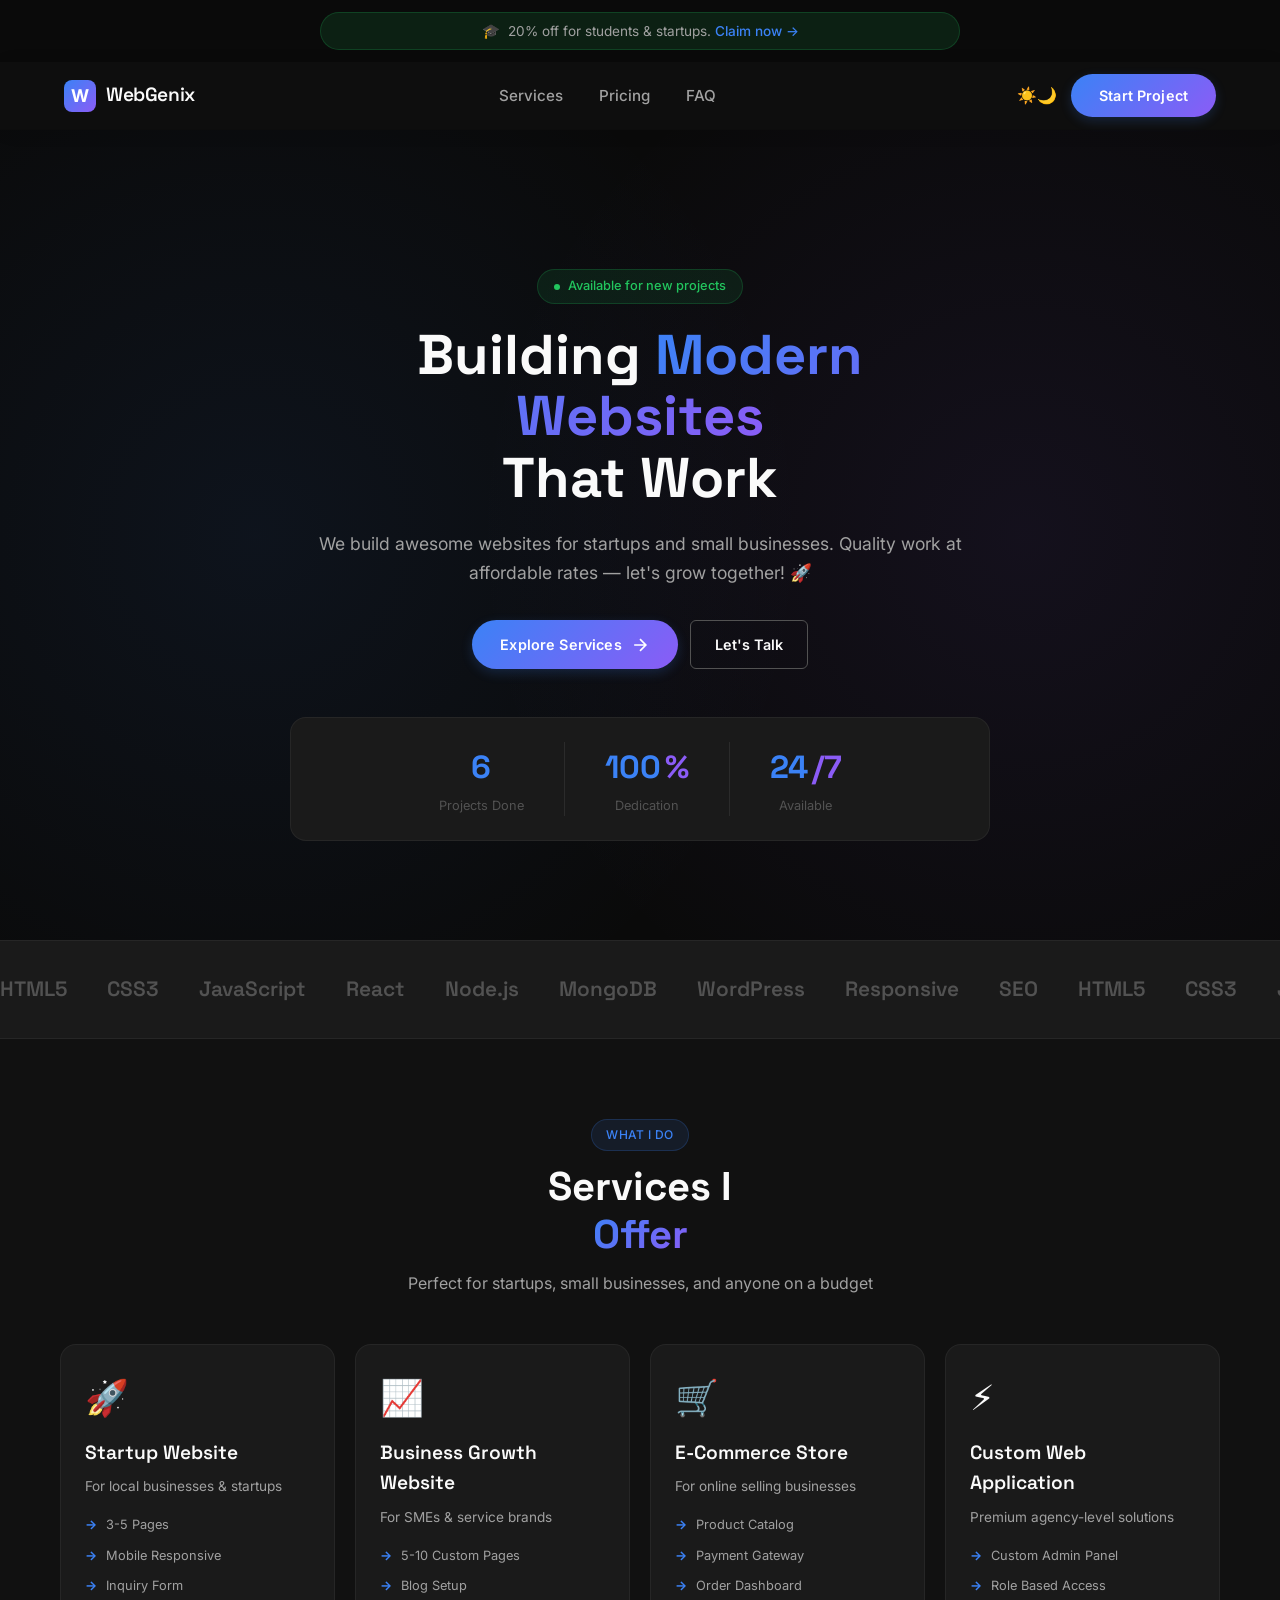
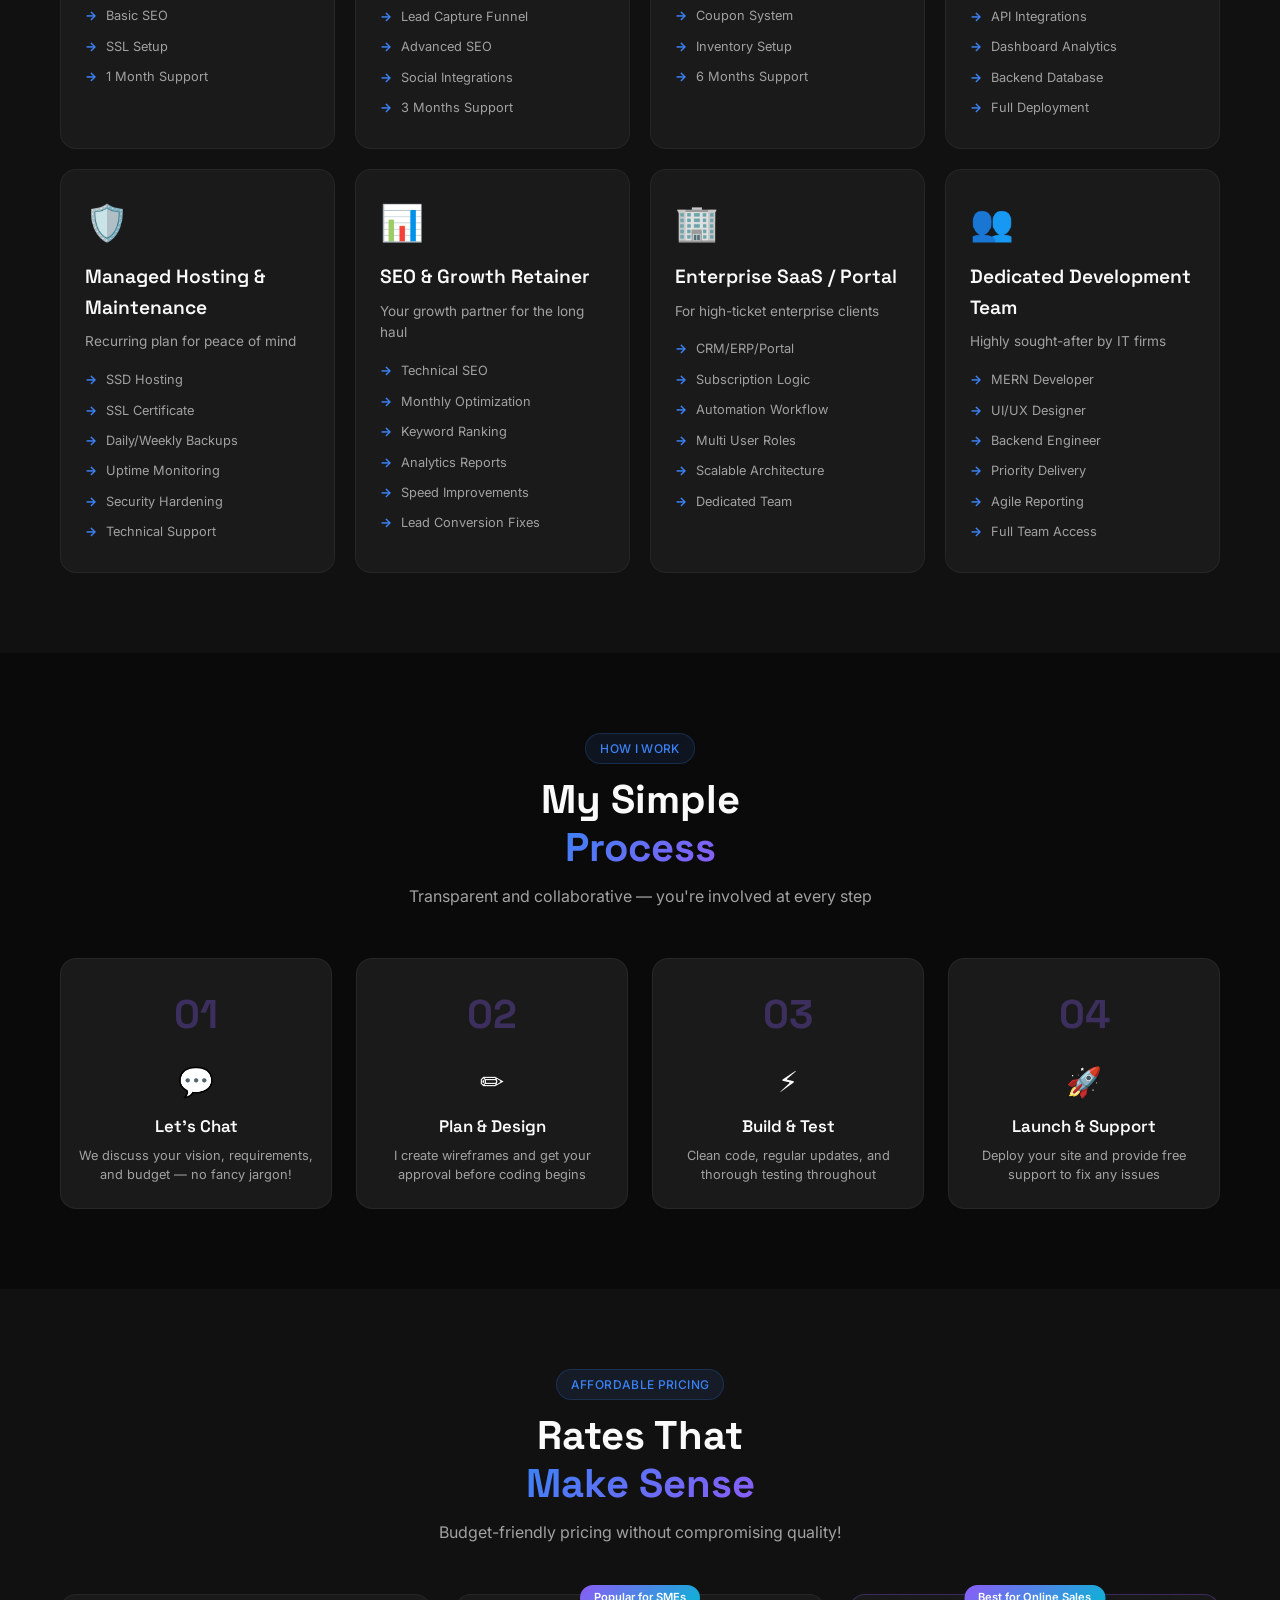
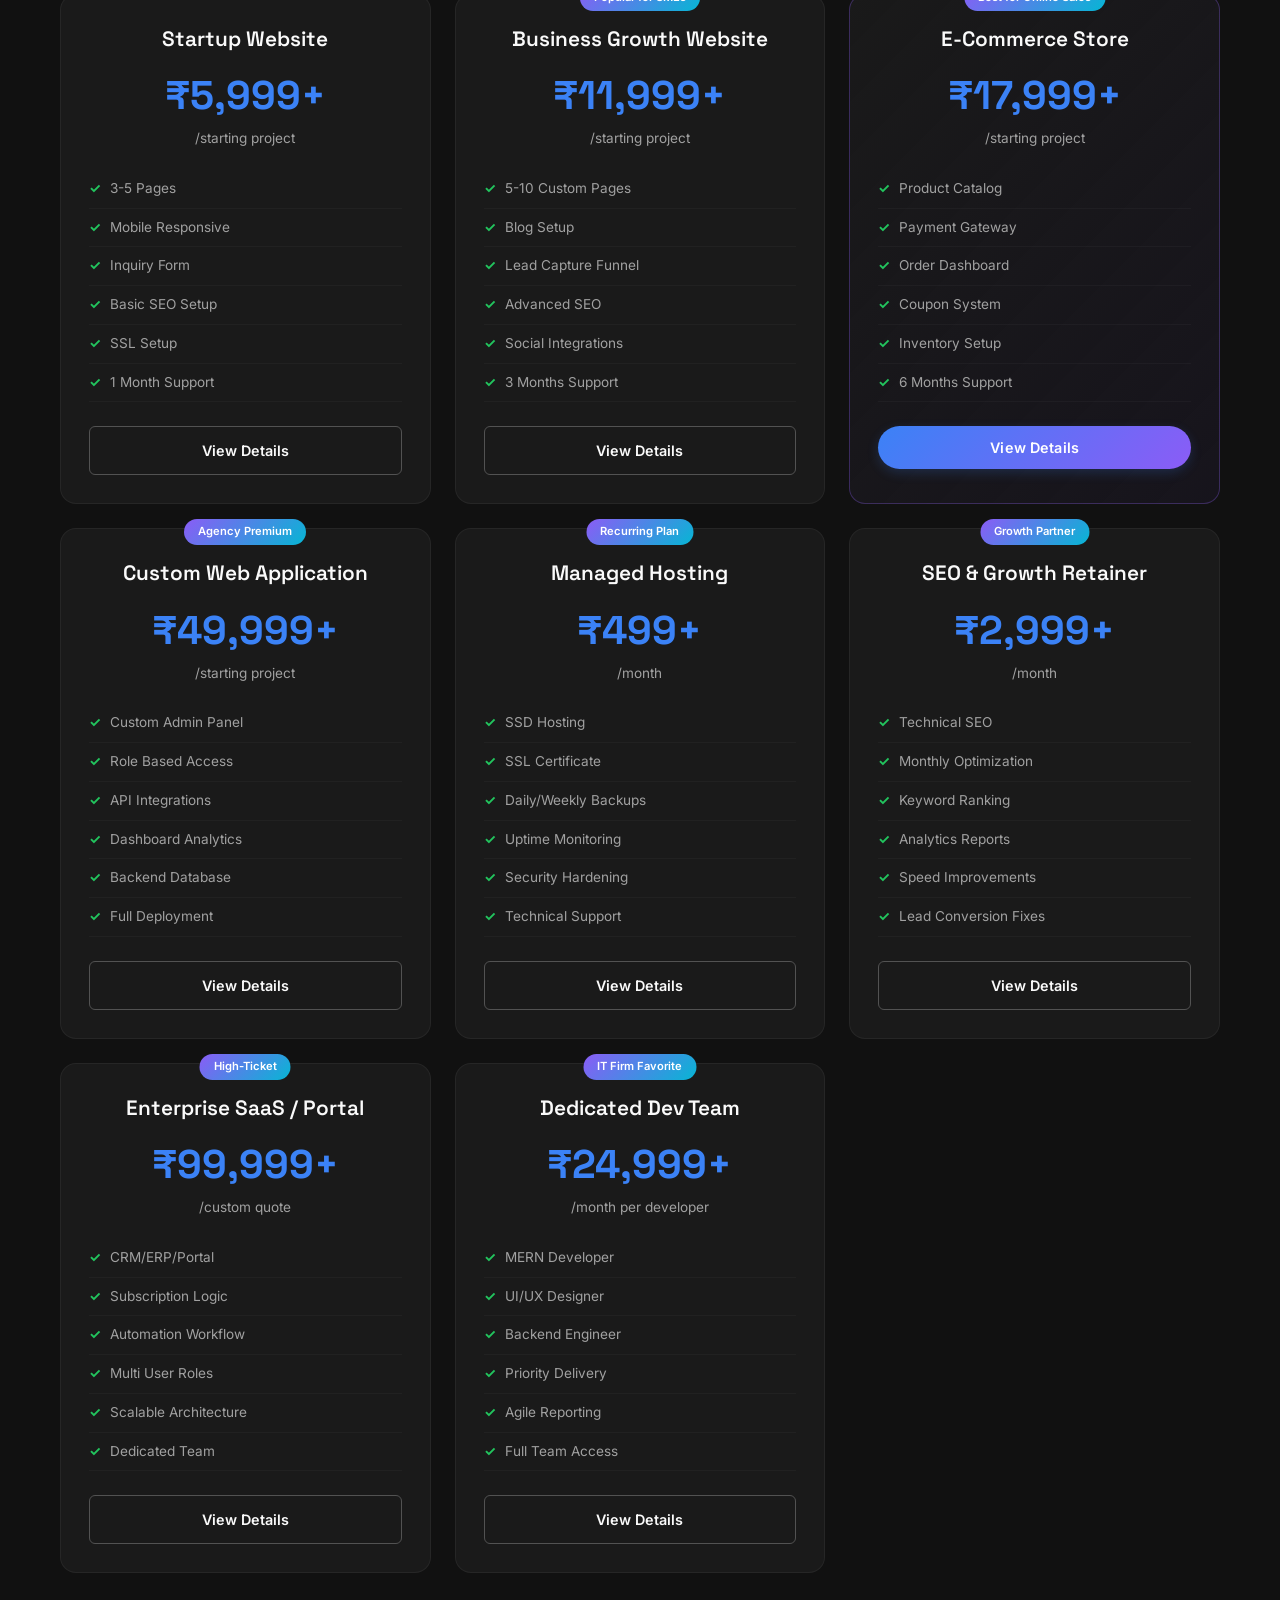
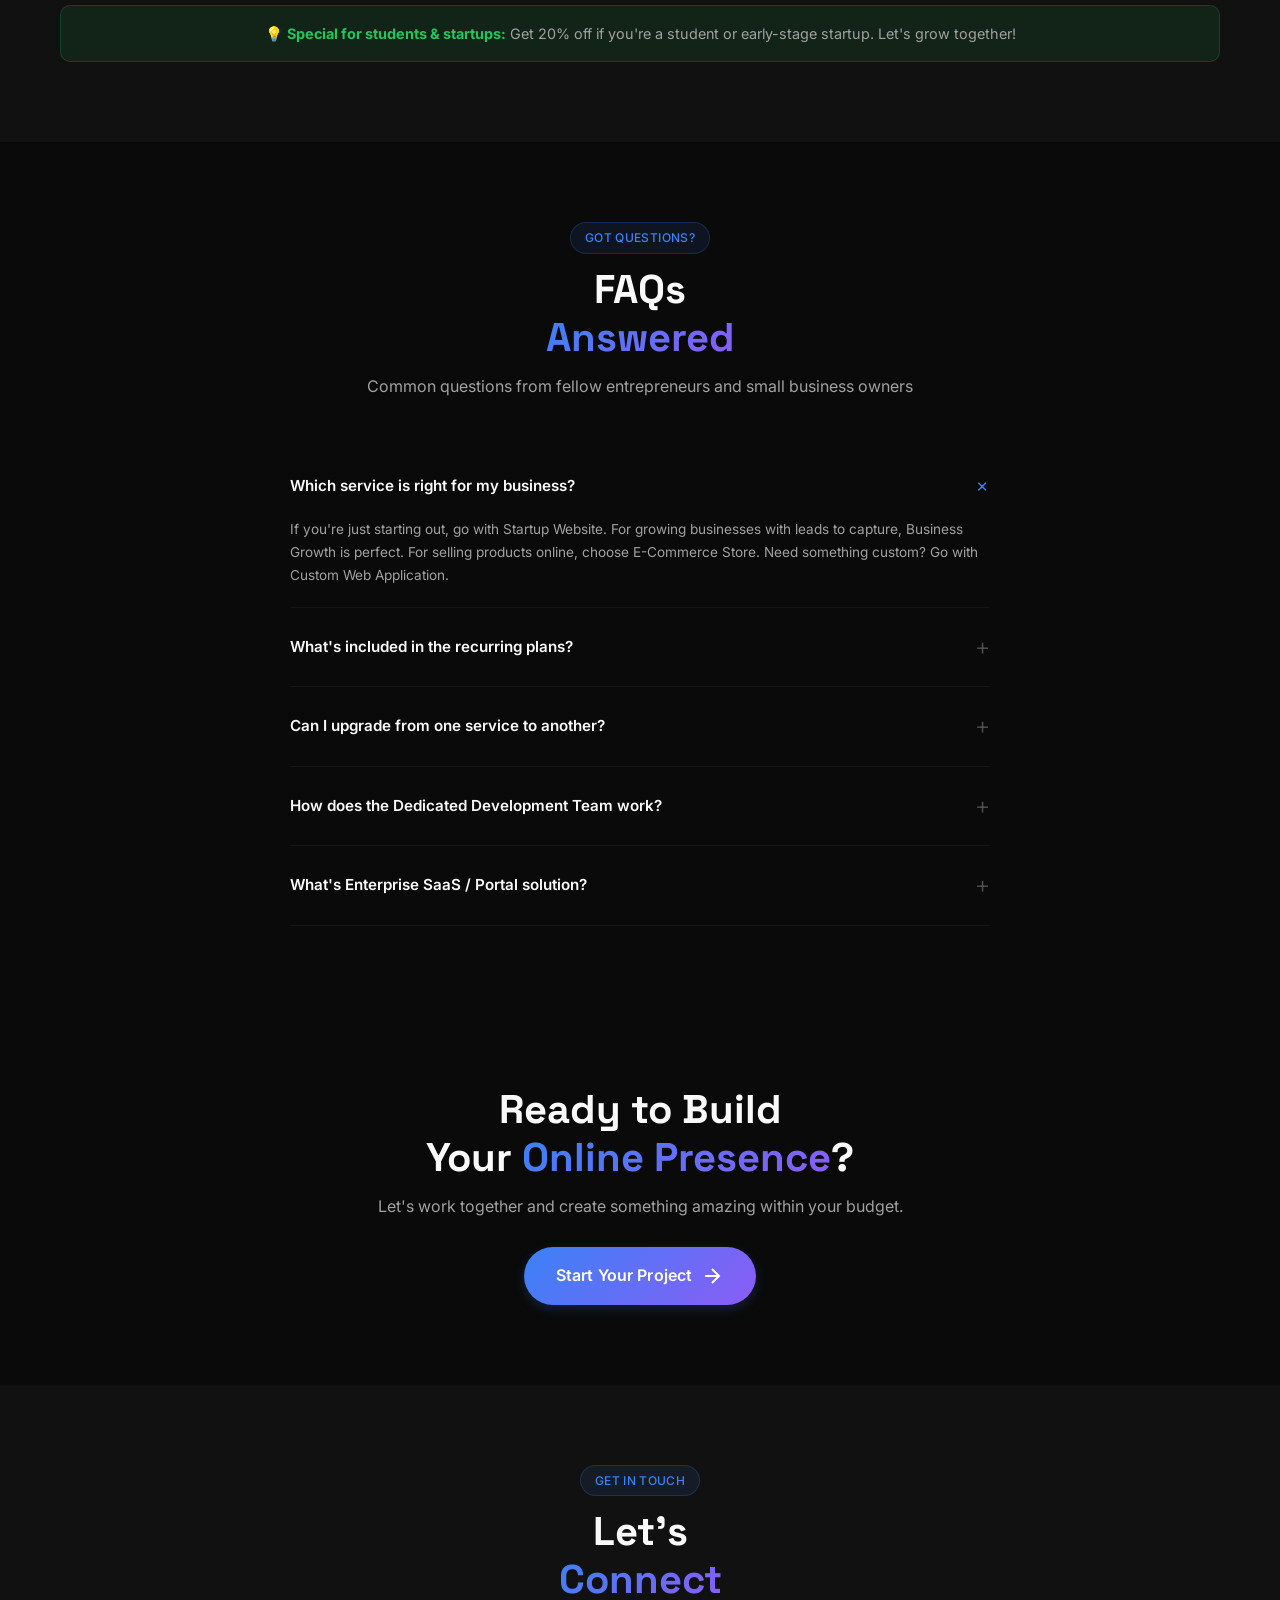
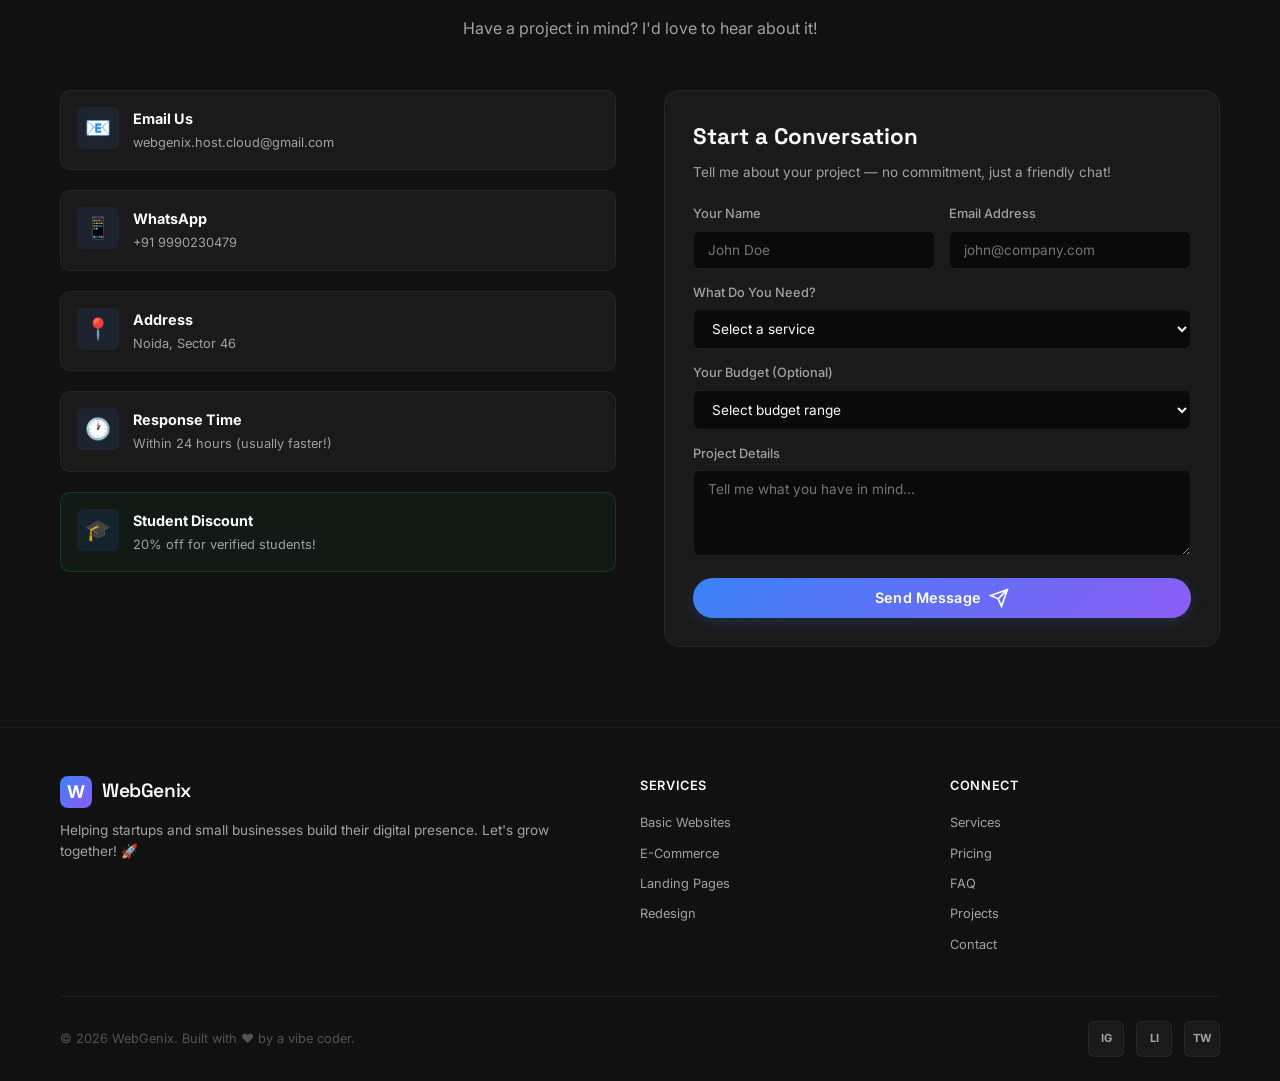
<file: index.html>
<!DOCTYPE html>
<html lang="en">
<head>
    <meta charset="UTF-8">
    <meta name="viewport" content="width=device-width, initial-scale=1.0">
    <title>WebGenix - Affordable Web Development</title>
    <link rel="preconnect" href="https://fonts.googleapis.com">
    <link rel="preconnect" href="https://fonts.gstatic.com" crossorigin>
    <link href="https://fonts.googleapis.com/css2?family=Inter:wght@400;500;600;700&family=Space+Grotesk:wght@400;500;600;700&display=swap" rel="stylesheet">
    <link rel="stylesheet" href="style.css">
</head>
<body>
    <!-- Announcement Bar -->
    <div class="announcement-bar">
        <span class="icon">🎓</span>
        <span>20% off for students & startups. <a href="#contact">Claim now →</a></span>
    </div>

    <!-- Header -->
    <header class="header" id="header">
        <div class="container">
            <div class="header-content">
                <a href="#" class="logo">
                    <div class="logo-icon"><span>W</span></div>
                    <span class="logo-text">WebGenix</span>
                </a>
                <nav class="nav" id="nav">
                    <a href="#services" class="nav-link">Services</a>
                    <a href="#pricing" class="nav-link">Pricing</a>
                    <a href="#faq" class="nav-link">FAQ</a>
                </nav>
                <div class="header-actions">
                    <button class="theme-toggle" id="themeToggle" aria-label="Toggle theme">
                        <span class="theme-icon light-icon">☀️</span>
                        <span class="theme-icon dark-icon">🌙</span>
                    </button>
                    <a href="#contact" class="btn btn-primary">Start Project</a>
                </div>
                <button class="mobile-menu-btn" id="mobileMenuBtn" aria-label="Toggle menu">
                    <span></span>
                    <span></span>
                    <span></span>
                </button>
            </div>
        </div>
    </header>

    <!-- Hero Section -->
    <section class="hero" id="hero">
        <div class="hero-pattern"></div>
        <div class="container">
            <div class="hero-content">
                <div class="hero-badge animate-on-scroll">
                    <span class="badge-dot"></span>
                    Available for new projects
                </div>
                <h1 class="hero-title animate-on-scroll">
                    Building <span class="text-gradient">Modern Websites</span><br>
                    That Work
                </h1>
                <p class="hero-description animate-on-scroll">
                    We build awesome websites for startups and small businesses. 
                    <span class="highlight">Quality work at affordable rates</span> — let's grow together! 🚀
                </p>
                <div class="hero-actions animate-on-scroll">
                    <a href="#services" class="btn btn-primary">
                        Explore Services
                        <svg width="20" height="20" viewBox="0 0 24 24" fill="none" stroke="currentColor" stroke-width="2">
                            <path d="M5 12h14M12 5l7 7-7 7"/>
                        </svg>
                    </a>
                    <a href="#contact" class="btn btn-secondary">
                        Let's Talk
                    </a>
                </div>
                <div class="hero-stats animate-on-scroll">
                    <div class="stat-item">
                        <div class="stat-number" data-target="6">0</div>
                        <div class="stat-label">Projects Done</div>
                    </div>
                    <div class="stat-divider"></div>
                    <div class="stat-item">
                        <div class="stat-number" data-target="100">0</div>
                        <div class="stat-suffix">%</div>
                        <div class="stat-label">Dedication</div>
                    </div>
                    <div class="stat-divider"></div>
                    <div class="stat-item">
                        <div class="stat-number" data-target="24">0</div>
                        <div class="stat-suffix">/7</div>
                        <div class="stat-label">Available</div>
                    </div>
                </div>
            </div>
        </div>
    </section>

    <!-- Marquee -->
    <section class="marquee-section">
        <div class="marquee">
            <div class="marquee-content">
                <span>HTML5</span>
                <span>CSS3</span>
                <span>JavaScript</span>
                <span>React</span>
                <span>Node.js</span>
                <span>MongoDB</span>
                <span>WordPress</span>
                <span>Responsive</span>
                <span>SEO</span>
                <span>HTML5</span>
                <span>CSS3</span>
                <span>JavaScript</span>
                <span>React</span>
                <span>Node.js</span>
                <span>MongoDB</span>
                <span>WordPress</span>
                <span>Responsive</span>
                <span>SEO</span>
            </div>
        </div>
    </section>

    <!-- Services Section -->
    <section class="section section-alt" id="services">
        <div class="container">
            <div class="section-header animate-on-scroll">
                <span class="section-tag">What I Do</span>
                <h2 class="section-title">Services I<br><span class="text-gradient">Offer</span></h2>
                <p class="section-description">Perfect for startups, small businesses, and anyone on a budget</p>
            </div>
            <div class="services-grid" id="servicesGrid">
                <!-- Services loaded by JS -->
            </div>
        </div>
    </section>

    <!-- Process Section -->
    <section class="section" id="process">
        <div class="container">
            <div class="section-header animate-on-scroll">
                <span class="section-tag">How I Work</span>
                <h2 class="section-title">My Simple<br><span class="text-gradient">Process</span></h2>
                <p class="section-description">Transparent and collaborative — you're involved at every step</p>
            </div>
            <div class="process-grid">
                <div class="process-step animate-on-scroll">
                    <div class="step-number">01</div>
                    <div class="step-icon">💬</div>
                    <h3 class="step-title">Let's Chat</h3>
                    <p class="step-desc">We discuss your vision, requirements, and budget — no fancy jargon!</p>
                </div>
                <div class="process-step animate-on-scroll">
                    <div class="step-number">02</div>
                    <div class="step-icon">✏️</div>
                    <h3 class="step-title">Plan & Design</h3>
                    <p class="step-desc">I create wireframes and get your approval before coding begins</p>
                </div>
                <div class="process-step animate-on-scroll">
                    <div class="step-number">03</div>
                    <div class="step-icon">⚡</div>
                    <h3 class="step-title">Build & Test</h3>
                    <p class="step-desc">Clean code, regular updates, and thorough testing throughout</p>
                </div>
                <div class="process-step animate-on-scroll">
                    <div class="step-number">04</div>
                    <div class="step-icon">🚀</div>
                    <h3 class="step-title">Launch & Support</h3>
                    <p class="step-desc">Deploy your site and provide free support to fix any issues</p>
                </div>
            </div>
        </div>
    </section>

    <!-- Pricing Section -->
    <section class="section section-alt" id="pricing">
        <div class="container">
            <div class="section-header animate-on-scroll">
                <span class="section-tag">Affordable Pricing</span>
                <h2 class="section-title">Rates That<br><span class="text-gradient">Make Sense</span></h2>
                <p class="section-description">Budget-friendly pricing without compromising quality!</p>
            </div>
            <div class="pricing-grid" id="pricingPlans">
                <!-- Pricing plans loaded by JS -->
            </div>
            <div class="pricing-note animate-on-scroll">
                <p>💡 <strong>Special for students & startups:</strong> Get 20% off if you're a student or early-stage startup. Let's grow together!</p>
            </div>
        </div>
    </section>

    <!-- FAQ Section -->
    <section class="section" id="faq">
        <div class="container">
            <div class="section-header animate-on-scroll">
                <span class="section-tag">Got Questions?</span>
                <h2 class="section-title">FAQs<br><span class="text-gradient">Answered</span></h2>
                <p class="section-description">Common questions from fellow entrepreneurs and small business owners</p>
            </div>
            <div class="faq-list" id="faqList">
                <!-- FAQ items loaded by JS -->
            </div>
        </div>
    </section>

    <!-- CTA Section -->
    <section class="section cta-section">
        <div class="container">
            <div class="cta-content animate-on-scroll">
                <h2 class="cta-title">Ready to Build<br>Your <span class="text-gradient">Online Presence</span>?</h2>
                <p class="cta-desc">Let's work together and create something amazing within your budget.</p>
                <a href="#contact" class="btn btn-primary btn-lg">
                    Start Your Project
                    <svg width="24" height="24" viewBox="0 0 24 24" fill="none" stroke="currentColor" stroke-width="2">
                        <path d="M5 12h14M12 5l7 7-7 7"/>
                    </svg>
                </a>
            </div>
        </div>
    </section>

    <!-- Contact Section -->
    <section class="section section-alt" id="contact">
        <div class="container">
            <div class="section-header animate-on-scroll">
                <span class="section-tag">Get In Touch</span>
                <h2 class="section-title">Let's<br><span class="text-gradient">Connect</span></h2>
                <p class="section-description">Have a project in mind? I'd love to hear about it!</p>
            </div>
            <div class="contact-content">
                <div class="contact-info animate-on-scroll">
                    <div class="contact-card">
                        <div class="contact-icon-wrap"><span>📧</span></div>
                        <div>
                            <h4>Email Us</h4>
                            <p>webgenix.host.cloud@gmail.com</p>
                        </div>
                    </div>
                    <div class="contact-card">
                        <div class="contact-icon-wrap"><span>📱</span></div>
                        <div>
                            <h4>WhatsApp</h4>
                            <p>+91 9990230479</p>
                        </div>
                    </div>
                    <div class="contact-card">
                        <div class="contact-icon-wrap"><span>📍</span></div>
                        <div>
                            <h4>Address</h4>
                            <p>Noida, Sector 46</p>
                        </div>
                    </div>
                    <div class="contact-card">
                        <div class="contact-icon-wrap"><span>🕐</span></div>
                        <div>
                            <h4>Response Time</h4>
                            <p>Within 24 hours (usually faster!)</p>
                        </div>
                    </div>
                    <div class="contact-card highlight-card">
                        <div class="contact-icon-wrap"><span>🎓</span></div>
                        <div>
                            <h4>Student Discount</h4>
                            <p>20% off for verified students!</p>
                        </div>
                    </div>
                </div>
                <div class="contact-form-wrap animate-on-scroll">
                    <form id="quoteForm" class="contact-form" action="https://formsubmit.co/webgenix.host.cloud@gmail.com" method="POST">
                        <input type="hidden" name="_subject" value="New WebGenix Inquiry">
                        <input type="hidden" name="_captcha" value="false">
                        <input type="hidden" name="_template" value="table">
                        <h3>Start a Conversation</h3>
                        <p class="form-intro">Tell me about your project — no commitment, just a friendly chat!</p>
                        <div class="form-row">
                            <div class="form-group">
                                <label>Your Name</label>
                                <input type="text" name="name" placeholder="John Doe" required>
                            </div>
                            <div class="form-group">
                                <label>Email Address</label>
                                <input type="email" name="email" placeholder="john@company.com" required>
                            </div>
                        </div>
                        <div class="form-group">
                            <label>What Do You Need?</label>
                            <select name="service" required>
                                <option value="">Select a service</option>
                                <option>Startup Website</option>
                                <option>Business Growth Website</option>
                                <option>E-Commerce Store</option>
                                <option>Custom Web Application</option>
                                <option>Managed Hosting</option>
                                <option>SEO & Growth Retainer</option>
                                <option>Enterprise SaaS / Portal</option>
                                <option>Dedicated Dev Team</option>
                                <option>Not sure yet (let's discuss!)</option>
                            </select>
                        </div>
                        <div class="form-group">
                            <label>Your Budget (Optional)</label>
                            <select name="budget">
                                <option value="">Select budget range</option>
                                <option>₹5,000 - ₹10,000</option>
                                <option>₹10,000 - ₹20,000</option>
                                <option>₹20,000 - ₹50,000</option>
                                <option>₹50,000+</option>
                                <option>Let's discuss</option>
                            </select>
                        </div>
                        <div class="form-group">
                            <label>Project Details</label>
                            <textarea name="message" rows="4" placeholder="Tell me what you have in mind..."></textarea>
                        </div>
                        <button type="submit" class="btn btn-primary" style="width:100%;">
                            Send Message
                            <svg width="20" height="20" viewBox="0 0 24 24" fill="none" stroke="currentColor" stroke-width="2">
                                <path d="M22 2L11 13M22 2l-7 20-4-9-9-4 20-7z"/>
                            </svg>
                        </button>
                    </form>
                </div>
            </div>
        </div>
    </section>

    <!-- Footer -->
    <footer class="footer">
        <div class="container">
            <div class="footer-top">
                <div class="footer-brand">
                    <div class="logo">
                        <div class="logo-icon"><span>W</span></div>
                        <span class="logo-text">WebGenix</span>
                    </div>
                    <p>Helping startups and small businesses build their digital presence. Let's grow together! 🚀</p>
                </div>
                <div class="footer-links">
                    <h4>Services</h4>
                    <a href="#services">Basic Websites</a>
                    <a href="#services">E-Commerce</a>
                    <a href="#services">Landing Pages</a>
                    <a href="#services">Redesign</a>
                </div>
                <div class="footer-links">
                    <h4>Connect</h4>
                    <a href="#services">Services</a>
                    <a href="#pricing">Pricing</a>
                    <a href="#faq">FAQ</a>
                    <a href="upcoming-projects.html">Projects</a>
                    <a href="#contact">Contact</a>
                </div>
            </div>
            <div class="footer-bottom">
                <p>&copy; 2026 WebGenix. Built with ❤️ by a vibe coder.</p>
                <div class="footer-social">
                    <a href="#" aria-label="Instagram">IG</a>
                    <a href="#" aria-label="LinkedIn">LI</a>
                    <a href="#" aria-label="Twitter">TW</a>
                </div>
            </div>
        </div>
    </footer>

    <script src="services-data.js"></script>
    <script src="script.js"></script>
</body>
</html>
</file>
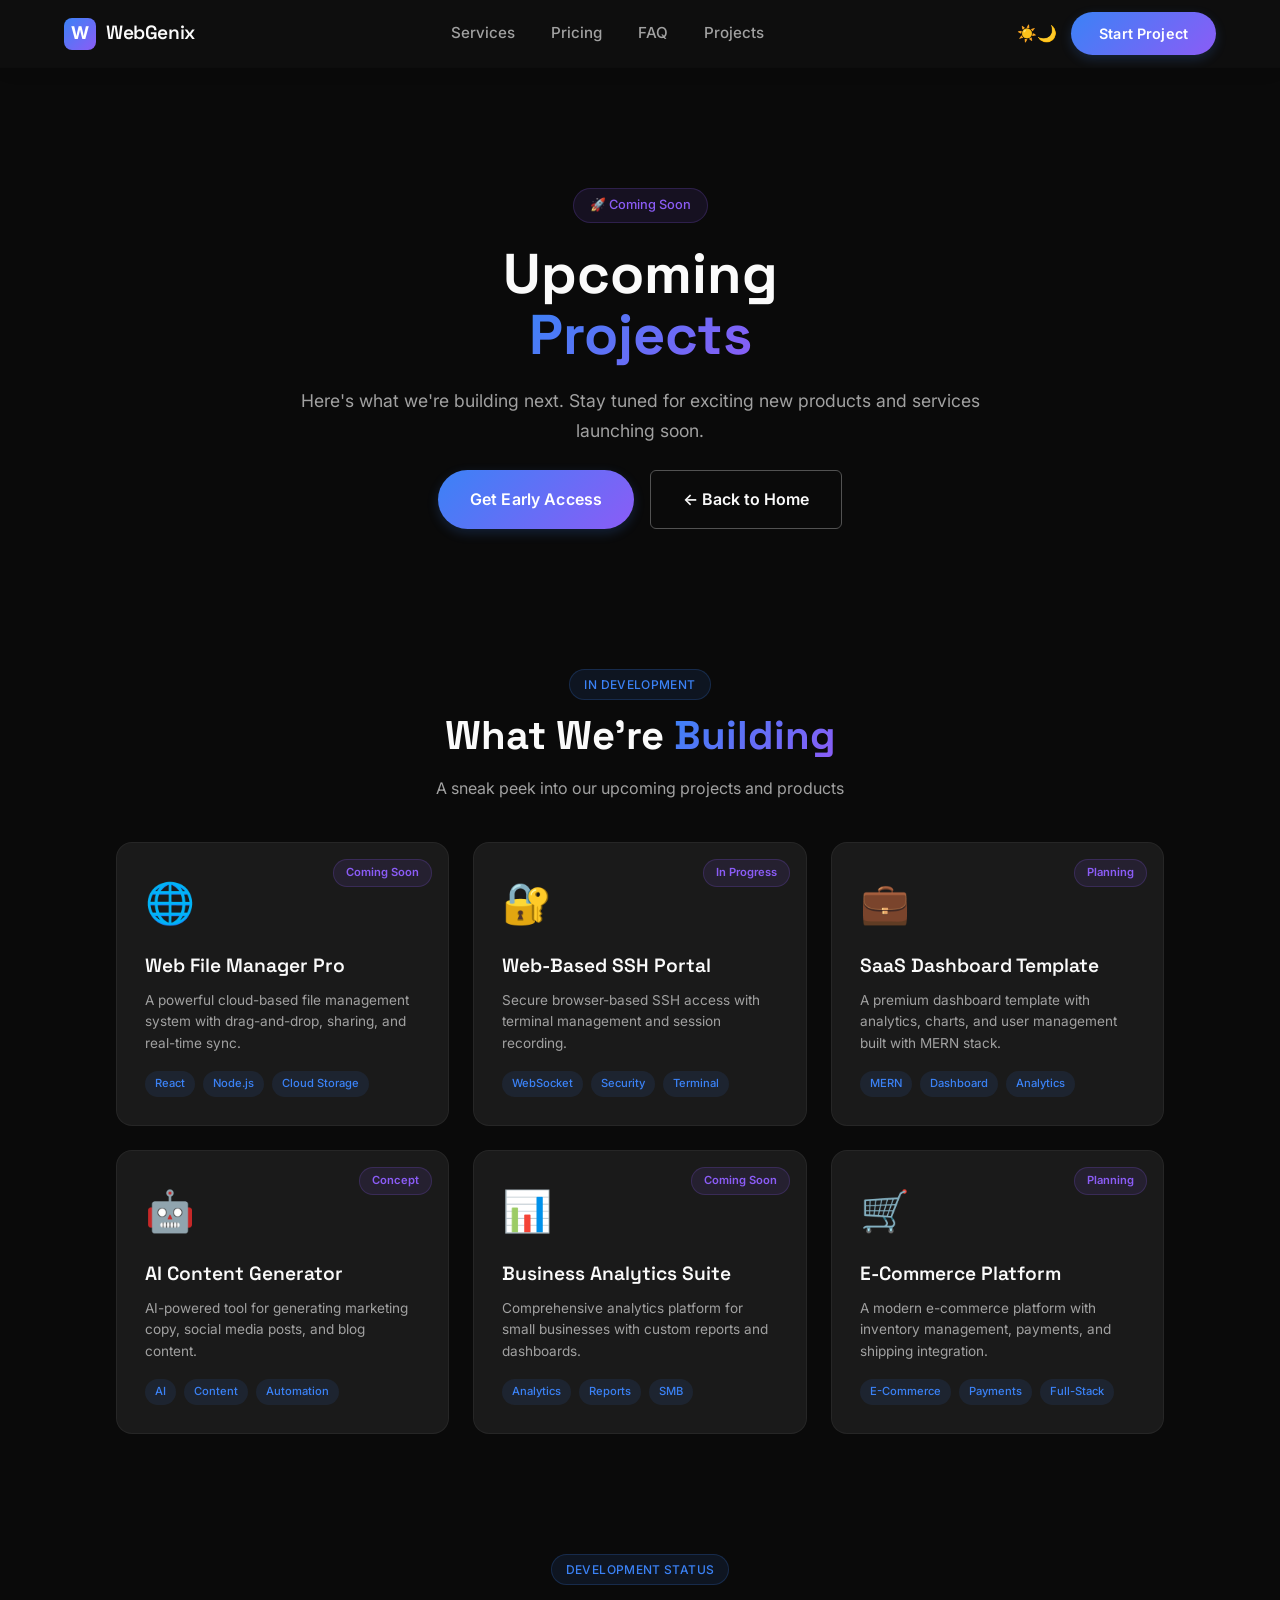
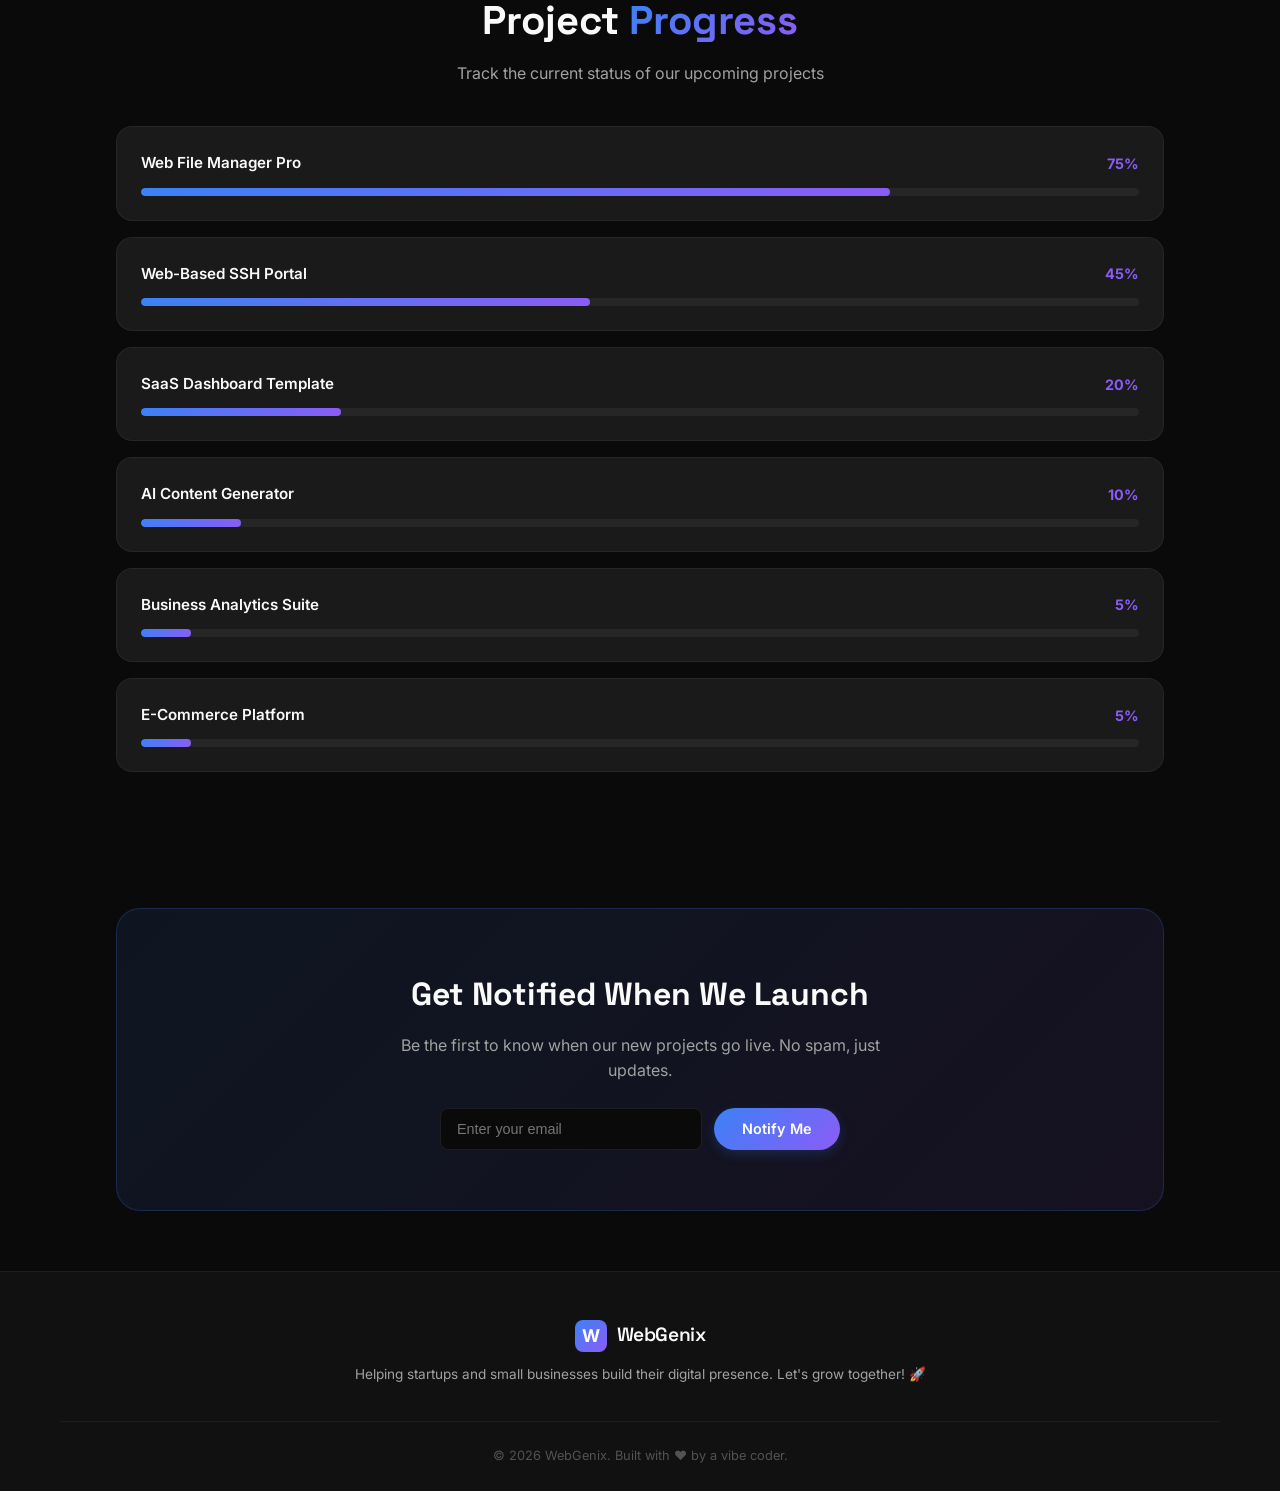
<file: upcoming-projects.html>
<!DOCTYPE html>
<html lang="en" data-theme="dark">
<head>
    <meta charset="UTF-8">
    <meta name="viewport" content="width=device-width, initial-scale=1.0">
    <title>Upcoming Projects - WebGenix</title>
    <link rel="preconnect" href="https://fonts.googleapis.com">
    <link href="https://fonts.googleapis.com/css2?family=Inter:wght@400;500;600;700&family=Space+Grotesk:wght@400;500;600;700&display=swap" rel="stylesheet">
    <link rel="stylesheet" href="style.css">
    <style>
        .page-wrapper { max-width: 85vw; margin: 0 auto; padding: 0 20px; }
        .hero-section { padding: 120px 0 60px; min-height: auto; }
        .hero-left { text-align: center; max-width: 700px; margin: 0 auto; }
        .hero-badge { display: inline-flex; align-items: center; gap: 8px; padding: 6px 16px; background: rgba(139, 92, 246, 0.1); border: 1px solid rgba(139, 92, 246, 0.2); border-radius: 9999px; font-size: 0.8rem; font-weight: 500; color: var(--color-accent); margin-bottom: 20px; }
        .hero-title { font-family: var(--font-display); font-size: 3.5rem; font-weight: 800; line-height: 1.1; margin-bottom: 20px; }
        .hero-desc { font-size: 1.1rem; color: var(--color-text-secondary); margin-bottom: 24px; line-height: 1.7; }
        .cta-group { display: flex; gap: 16px; justify-content: center; margin-bottom: 20px; }
        .section-block { padding: 60px 0; }
        .section-title { font-family: var(--font-display); font-size: 2.5rem; font-weight: 700; margin-bottom: 16px; }
        .text-center { text-align: center; }
        .text-gradient { background: linear-gradient(135deg, #3b82f6, #8b5cf6); -webkit-background-clip: text; -webkit-text-fill-color: transparent; background-clip: text; }
        .section-tag { display: inline-block; padding: 5px 14px; background: rgba(59, 130, 246, 0.1); border: 1px solid rgba(59, 130, 246, 0.2); border-radius: 9999px; font-size: 0.75rem; font-weight: 500; color: var(--color-primary); margin-bottom: 12px; letter-spacing: 0.03em; text-transform: uppercase; }
        .section-description { font-size: 1rem; color: var(--color-text-secondary); max-width: 600px; margin: 0 auto; }
        .projects-grid { display: grid; grid-template-columns: repeat(auto-fit, minmax(280px, 1fr)); gap: 24px; margin-top: 40px; }
        .project-card { background: var(--color-surface); border: 1px solid rgba(255, 255, 255, 0.05); border-radius: 16px; padding: 28px; transition: all 300ms ease; position: relative; overflow: hidden; }
        .project-card:hover { transform: translateY(-5px); border-color: rgba(139, 92, 246, 0.2); }
        .coming-soon-badge { position: absolute; top: 16px; right: 16px; padding: 4px 12px; background: rgba(139, 92, 246, 0.1); border: 1px solid rgba(139, 92, 246, 0.2); border-radius: 9999px; font-size: 0.7rem; font-weight: 600; color: var(--color-accent); }
        .project-icon { font-size: 2.5rem; margin-bottom: 16px; }
        .project-title { font-family: var(--font-display); font-size: 1.2rem; font-weight: 600; margin-bottom: 8px; }
        .project-desc { font-size: 0.85rem; color: var(--color-text-secondary); line-height: 1.6; margin-bottom: 16px; }
        .project-tags { display: flex; flex-wrap: wrap; gap: 8px; }
        .project-tag { padding: 4px 10px; background: rgba(59, 130, 246, 0.1); border-radius: 9999px; font-size: 0.7rem; font-weight: 500; color: var(--color-primary); }
        .progress-section { margin-top: 40px; }
        .progress-card { background: var(--color-surface); border: 1px solid rgba(255, 255, 255, 0.05); border-radius: 16px; padding: 24px; margin-bottom: 16px; }
        .progress-header { display: flex; justify-content: space-between; align-items: center; margin-bottom: 12px; }
        .progress-title { font-weight: 600; font-size: 0.95rem; }
        .progress-percent { font-weight: 700; color: var(--color-accent); font-size: 0.9rem; }
        .progress-bar { height: 8px; background: rgba(255, 255, 255, 0.05); border-radius: 9999px; overflow: hidden; }
        .progress-fill { height: 100%; background: linear-gradient(135deg, var(--color-primary), var(--color-accent)); border-radius: 9999px; transition: width 600ms ease; }
        .newsletter-section { background: linear-gradient(135deg, rgba(59, 130, 246, 0.1), rgba(139, 92, 246, 0.1)); border: 1px solid rgba(59, 130, 246, 0.2); border-radius: 24px; padding: 60px 40px; text-align: center; margin: 60px 0; }
        .newsletter-title { font-family: var(--font-display); font-size: 2rem; font-weight: 700; margin-bottom: 12px; }
        .newsletter-desc { font-size: 1rem; color: var(--color-text-secondary); margin-bottom: 24px; max-width: 500px; margin-left: auto; margin-right: auto; }
        .newsletter-form { display: flex; gap: 12px; max-width: 400px; margin: 0 auto; }
        .newsletter-form input { flex: 1; padding: 12px 16px; background: var(--color-bg); border: 1px solid rgba(255, 255, 255, 0.08); border-radius: 8px; color: var(--color-text); font-size: 0.9rem; }
        .newsletter-form input:focus { outline: none; border-color: var(--color-primary); }
        @media (max-width: 768px) {
            .hero-title { font-size: 2.5rem; }
            .newsletter-form { flex-direction: column; }
            .cta-group { flex-direction: column; align-items: center; }
        }
    </style>
</head>
<body>
    <header class="header" id="header">
        <div class="container">
            <div class="header-content">
                <a href="index.html" class="logo">
                    <div class="logo-icon"><span>W</span></div>
                    <span class="logo-text">WebGenix</span>
                </a>
                <nav class="nav" id="nav">
                    <a href="index.html#services" class="nav-link">Services</a>
                    <a href="index.html#pricing" class="nav-link">Pricing</a>
                    <a href="index.html#faq" class="nav-link">FAQ</a>
                    <a href="upcoming-projects.html" class="nav-link">Projects</a>
                </nav>
                <div class="header-actions">
                    <button class="theme-toggle" id="themeToggle" aria-label="Toggle theme">
                        <span class="theme-icon light-icon">☀️</span>
                        <span class="theme-icon dark-icon">🌙</span>
                    </button>
                    <a href="index.html#contact" class="btn btn-primary">Start Project</a>
                </div>
                <button class="mobile-menu-btn" id="mobileMenuBtn" aria-label="Toggle menu">
                    <span></span>
                    <span></span>
                    <span></span>
                </button>
            </div>
        </div>
    </header>

    <section class="hero-section">
        <div class="page-wrapper">
            <div class="hero-left animate-on-scroll">
                <div class="hero-badge">🚀 Coming Soon</div>
                <h1 class="hero-title">Upcoming<br><span class="text-gradient">Projects</span></h1>
                <p class="hero-desc">Here's what we're building next. Stay tuned for exciting new products and services launching soon.</p>
                <div class="cta-group">
                    <a href="index.html#contact" class="btn btn-primary btn-lg">Get Early Access</a>
                    <a href="index.html" class="btn btn-secondary btn-lg">← Back to Home</a>
                </div>
            </div>
        </div>
    </section>

    <div class="page-wrapper">
        <section class="section-block">
            <div class="text-center animate-on-scroll">
                <div class="section-tag">In Development</div>
                <h2 class="section-title">What We're <span class="text-gradient">Building</span></h2>
                <p class="section-description">A sneak peek into our upcoming projects and products</p>
            </div>
            <div class="projects-grid">
                <div class="project-card animate-on-scroll">
                    <span class="coming-soon-badge">Coming Soon</span>
                    <div class="project-icon">🌐</div>
                    <h3 class="project-title">Web File Manager Pro</h3>
                    <p class="project-desc">A powerful cloud-based file management system with drag-and-drop, sharing, and real-time sync.</p>
                    <div class="project-tags">
                        <span class="project-tag">React</span>
                        <span class="project-tag">Node.js</span>
                        <span class="project-tag">Cloud Storage</span>
                    </div>
                </div>
                <div class="project-card animate-on-scroll">
                    <span class="coming-soon-badge">In Progress</span>
                    <div class="project-icon">🔐</div>
                    <h3 class="project-title">Web-Based SSH Portal</h3>
                    <p class="project-desc">Secure browser-based SSH access with terminal management and session recording.</p>
                    <div class="project-tags">
                        <span class="project-tag">WebSocket</span>
                        <span class="project-tag">Security</span>
                        <span class="project-tag">Terminal</span>
                    </div>
                </div>
                <div class="project-card animate-on-scroll">
                    <span class="coming-soon-badge">Planning</span>
                    <div class="project-icon">💼</div>
                    <h3 class="project-title">SaaS Dashboard Template</h3>
                    <p class="project-desc">A premium dashboard template with analytics, charts, and user management built with MERN stack.</p>
                    <div class="project-tags">
                        <span class="project-tag">MERN</span>
                        <span class="project-tag">Dashboard</span>
                        <span class="project-tag">Analytics</span>
                    </div>
                </div>
                <div class="project-card animate-on-scroll">
                    <span class="coming-soon-badge">Concept</span>
                    <div class="project-icon">🤖</div>
                    <h3 class="project-title">AI Content Generator</h3>
                    <p class="project-desc">AI-powered tool for generating marketing copy, social media posts, and blog content.</p>
                    <div class="project-tags">
                        <span class="project-tag">AI</span>
                        <span class="project-tag">Content</span>
                        <span class="project-tag">Automation</span>
                    </div>
                </div>
                <div class="project-card animate-on-scroll">
                    <span class="coming-soon-badge">Coming Soon</span>
                    <div class="project-icon">📊</div>
                    <h3 class="project-title">Business Analytics Suite</h3>
                    <p class="project-desc">Comprehensive analytics platform for small businesses with custom reports and dashboards.</p>
                    <div class="project-tags">
                        <span class="project-tag">Analytics</span>
                        <span class="project-tag">Reports</span>
                        <span class="project-tag">SMB</span>
                    </div>
                </div>
                <div class="project-card animate-on-scroll">
                    <span class="coming-soon-badge">Planning</span>
                    <div class="project-icon">🛒</div>
                    <h3 class="project-title">E-Commerce Platform</h3>
                    <p class="project-desc">A modern e-commerce platform with inventory management, payments, and shipping integration.</p>
                    <div class="project-tags">
                        <span class="project-tag">E-Commerce</span>
                        <span class="project-tag">Payments</span>
                        <span class="project-tag">Full-Stack</span>
                    </div>
                </div>
            </div>
        </section>

        <section class="section-block">
            <div class="text-center animate-on-scroll">
                <div class="section-tag">Development Status</div>
                <h2 class="section-title">Project <span class="text-gradient">Progress</span></h2>
                <p class="section-description">Track the current status of our upcoming projects</p>
            </div>
            <div class="progress-section">
                <div class="progress-card animate-on-scroll">
                    <div class="progress-header">
                        <span class="progress-title">Web File Manager Pro</span>
                        <span class="progress-percent">75%</span>
                    </div>
                    <div class="progress-bar">
                        <div class="progress-fill" style="width: 75%"></div>
                    </div>
                </div>
                <div class="progress-card animate-on-scroll">
                    <div class="progress-header">
                        <span class="progress-title">Web-Based SSH Portal</span>
                        <span class="progress-percent">45%</span>
                    </div>
                    <div class="progress-bar">
                        <div class="progress-fill" style="width: 45%"></div>
                    </div>
                </div>
                <div class="progress-card animate-on-scroll">
                    <div class="progress-header">
                        <span class="progress-title">SaaS Dashboard Template</span>
                        <span class="progress-percent">20%</span>
                    </div>
                    <div class="progress-bar">
                        <div class="progress-fill" style="width: 20%"></div>
                    </div>
                </div>
                <div class="progress-card animate-on-scroll">
                    <div class="progress-header">
                        <span class="progress-title">AI Content Generator</span>
                        <span class="progress-percent">10%</span>
                    </div>
                    <div class="progress-bar">
                        <div class="progress-fill" style="width: 10%"></div>
                    </div>
                </div>
                <div class="progress-card animate-on-scroll">
                    <div class="progress-header">
                        <span class="progress-title">Business Analytics Suite</span>
                        <span class="progress-percent">5%</span>
                    </div>
                    <div class="progress-bar">
                        <div class="progress-fill" style="width: 5%"></div>
                    </div>
                </div>
                <div class="progress-card animate-on-scroll">
                    <div class="progress-header">
                        <span class="progress-title">E-Commerce Platform</span>
                        <span class="progress-percent">5%</span>
                    </div>
                    <div class="progress-bar">
                        <div class="progress-fill" style="width: 5%"></div>
                    </div>
                </div>
            </div>
        </section>

        <div class="newsletter-section animate-on-scroll">
            <h2 class="newsletter-title">Get Notified When We Launch</h2>
            <p class="newsletter-desc">Be the first to know when our new projects go live. No spam, just updates.</p>
            <form class="newsletter-form" id="notifyForm">
                <input type="email" placeholder="Enter your email" required>
                <button type="submit" class="btn btn-primary">Notify Me</button>
            </form>
        </div>
    </div>

    <footer class="footer">
        <div class="container">
            <div class="footer-top" style="grid-template-columns: 1fr; text-align: center;">
                <div class="footer-brand">
                    <div class="logo" style="justify-content: center;">
                        <div class="logo-icon"><span>W</span></div>
                        <span class="logo-text">WebGenix</span>
                    </div>
                    <p>Helping startups and small businesses build their digital presence. Let's grow together! 🚀</p>
                </div>
            </div>
            <div class="footer-bottom" style="justify-content: center;">
                <p>&copy; 2026 WebGenix. Built with ❤️ by a vibe coder.</p>
            </div>
        </div>
    </footer>

    <script src="script.js"></script>
    <script>
        // Notify form
        document.getElementById('notifyForm').addEventListener('submit', function(e) {
            e.preventDefault();
            const btn = this.querySelector('button');
            btn.textContent = '✓ Subscribed!';
            btn.style.background = 'linear-gradient(135deg, #22c55e, #16a34a)';
            setTimeout(() => {
                btn.textContent = 'Notify Me';
                btn.style.background = '';
                this.reset();
            }, 3000);
        });
    </script>
</body>
</html>
</file>
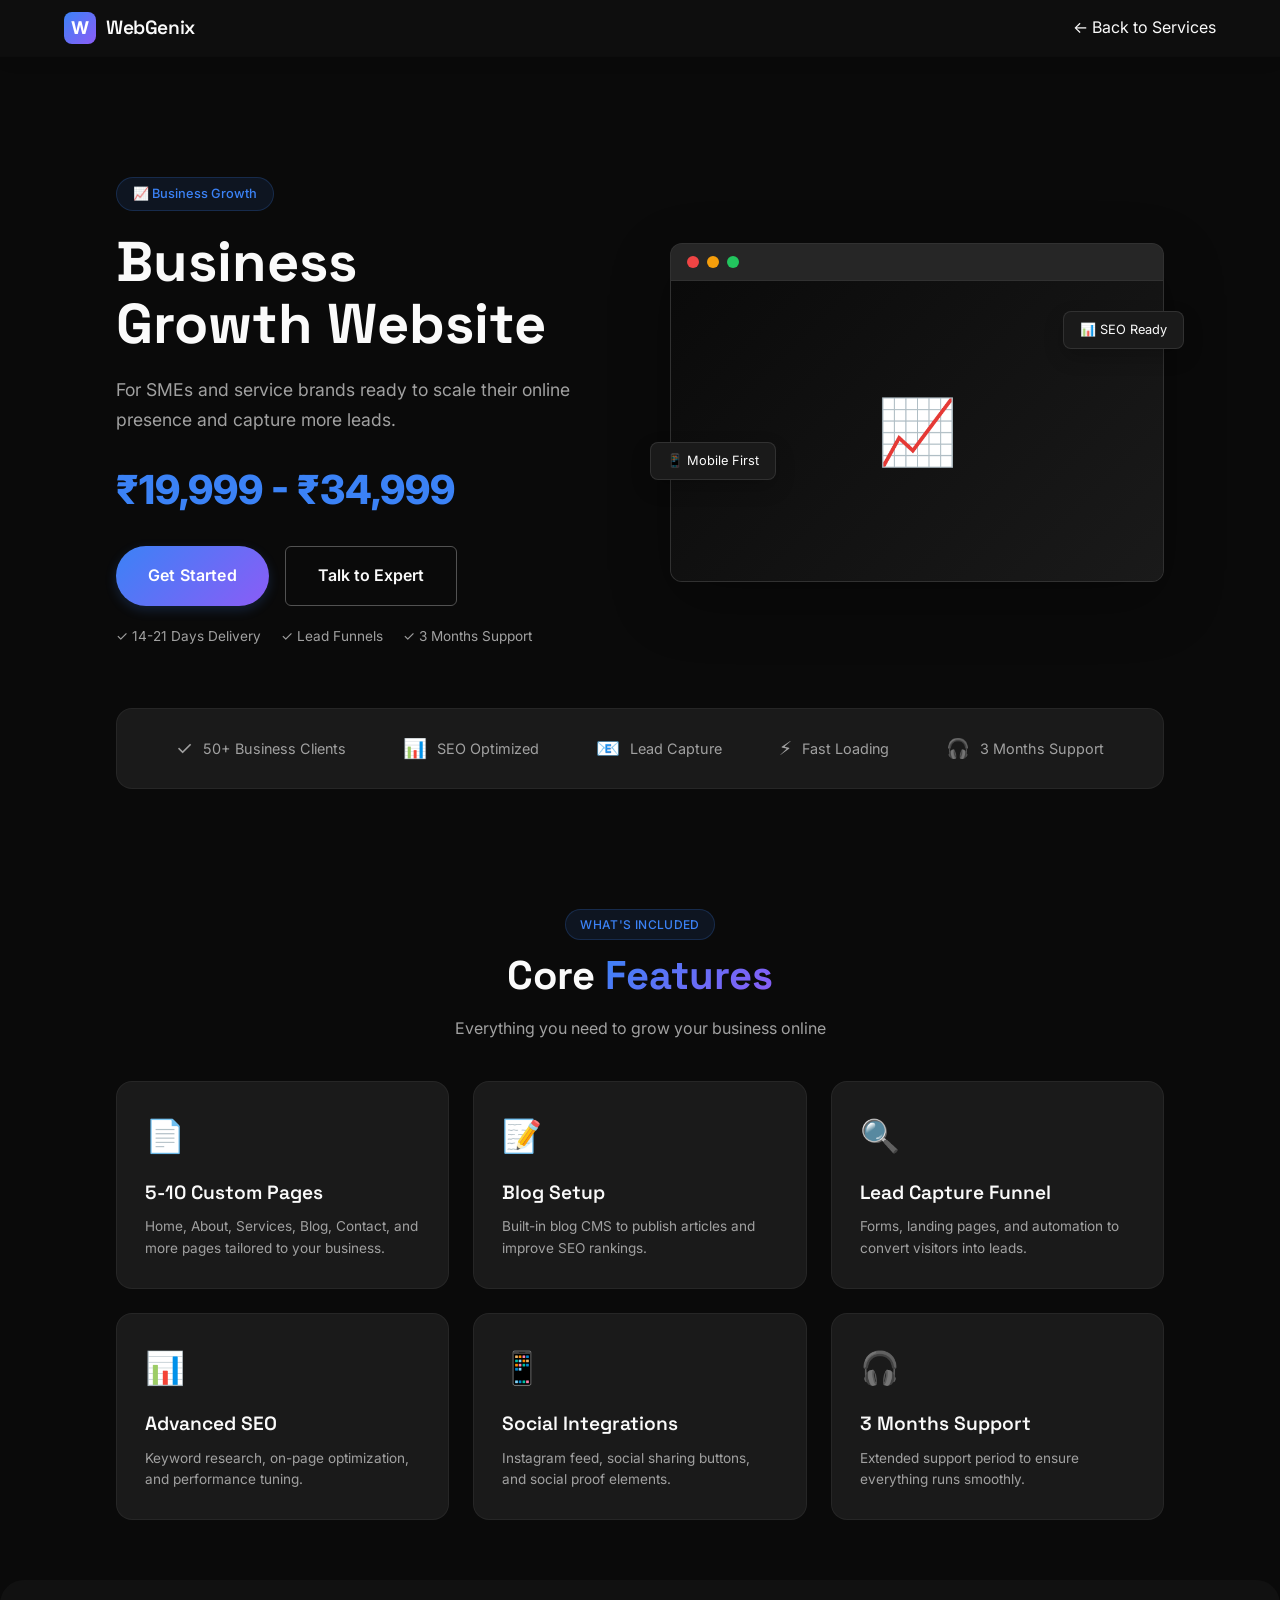
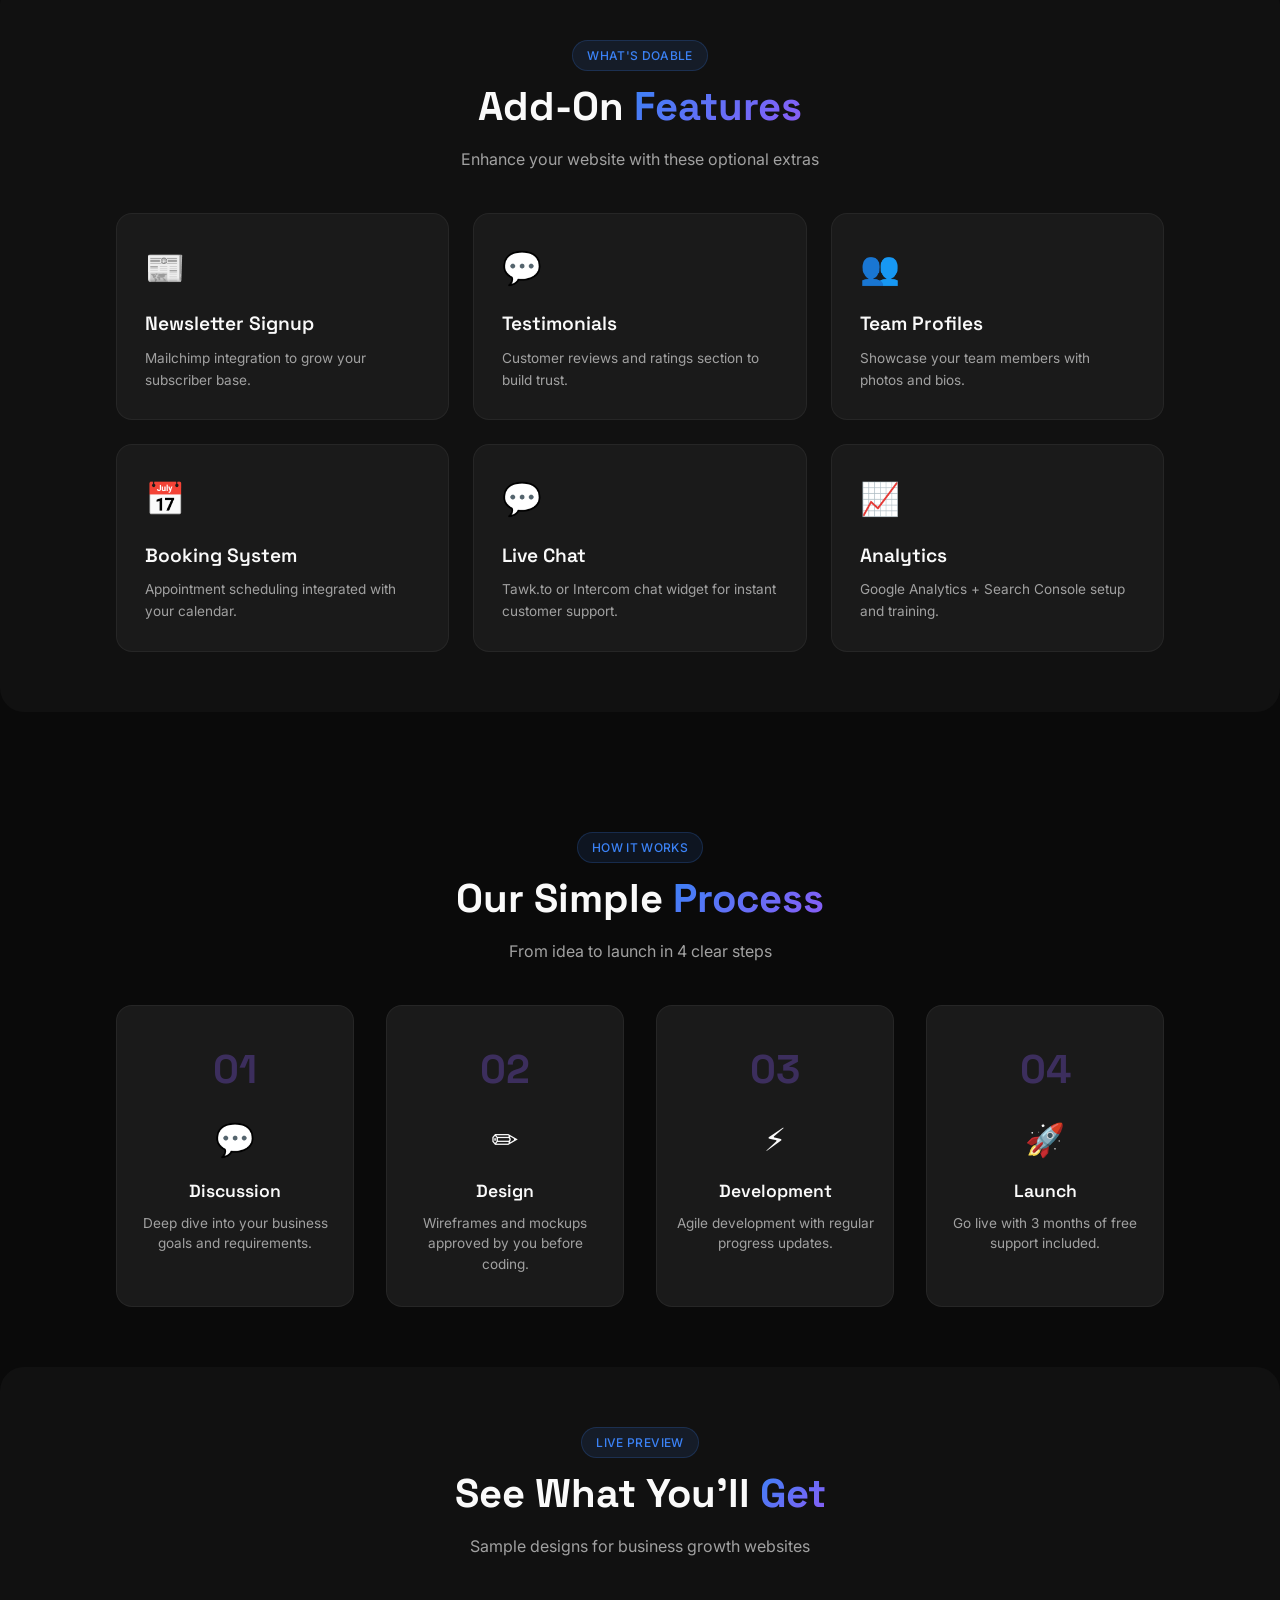
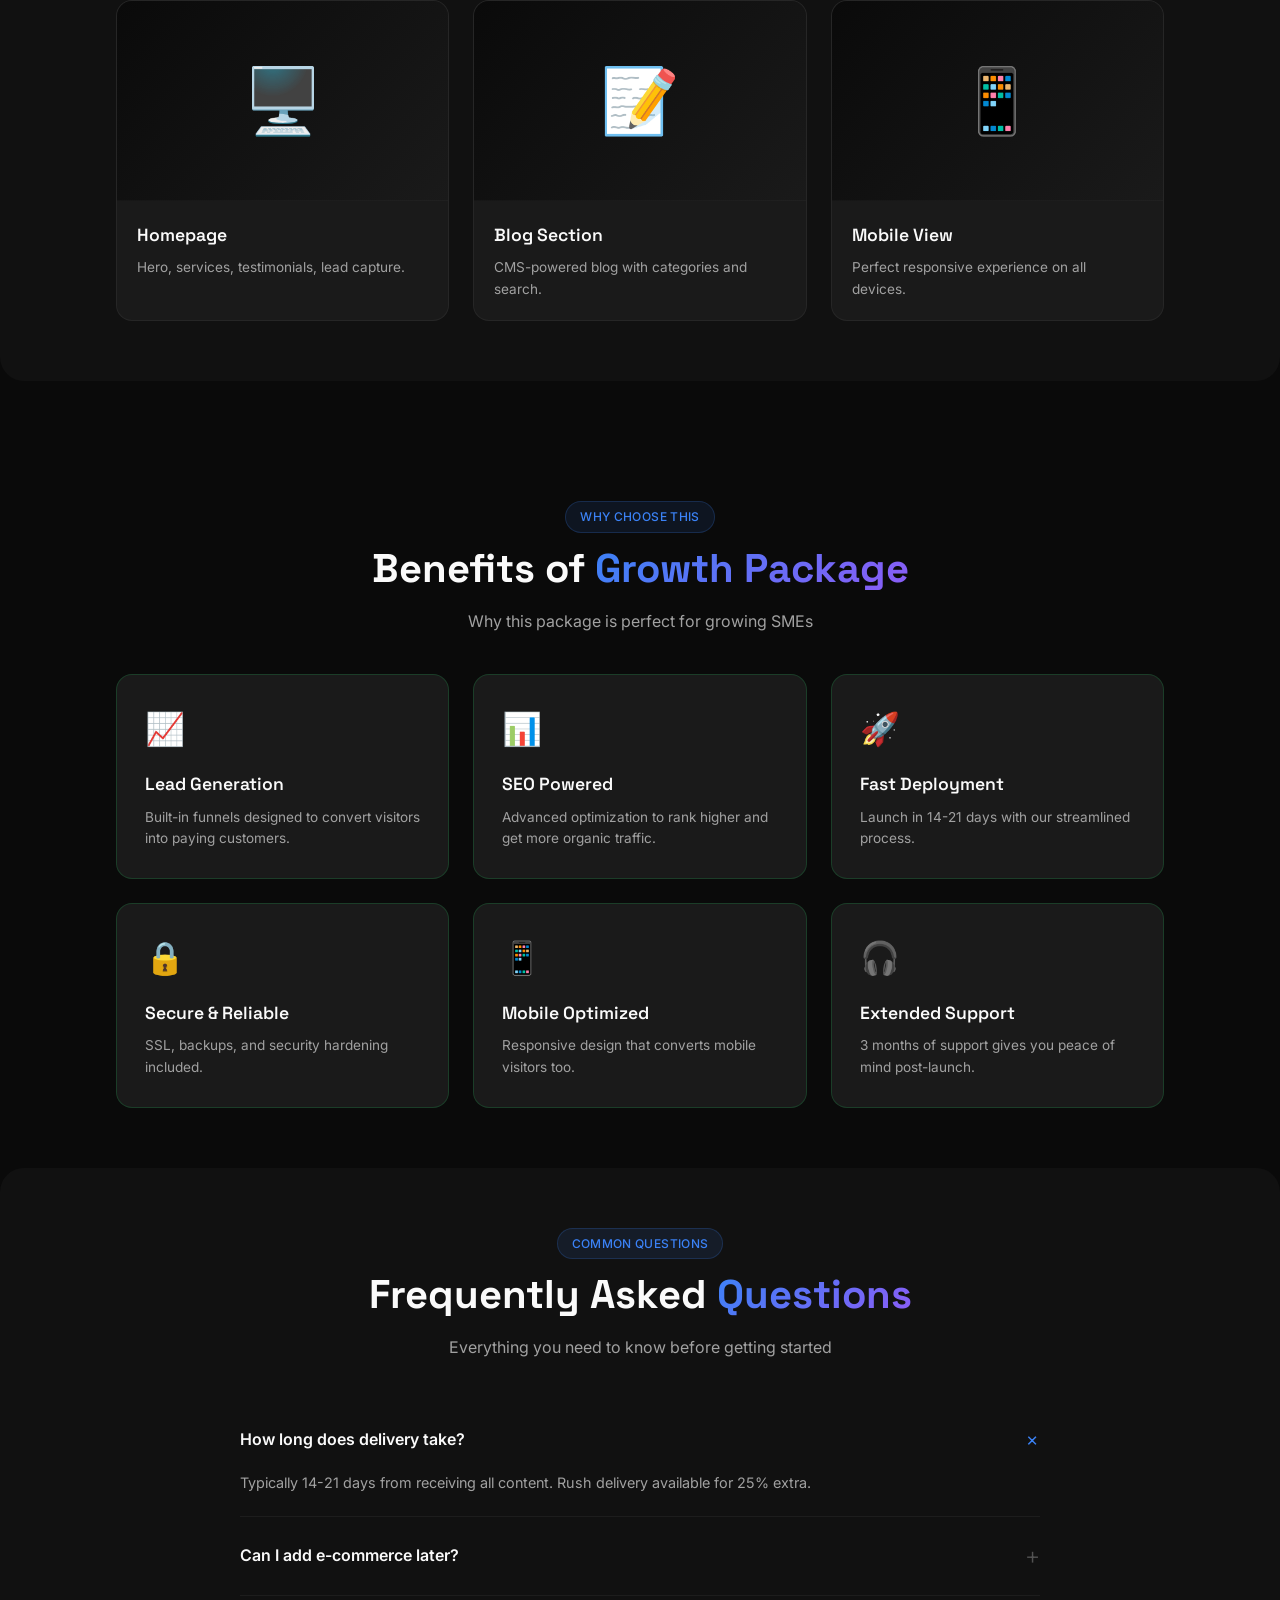
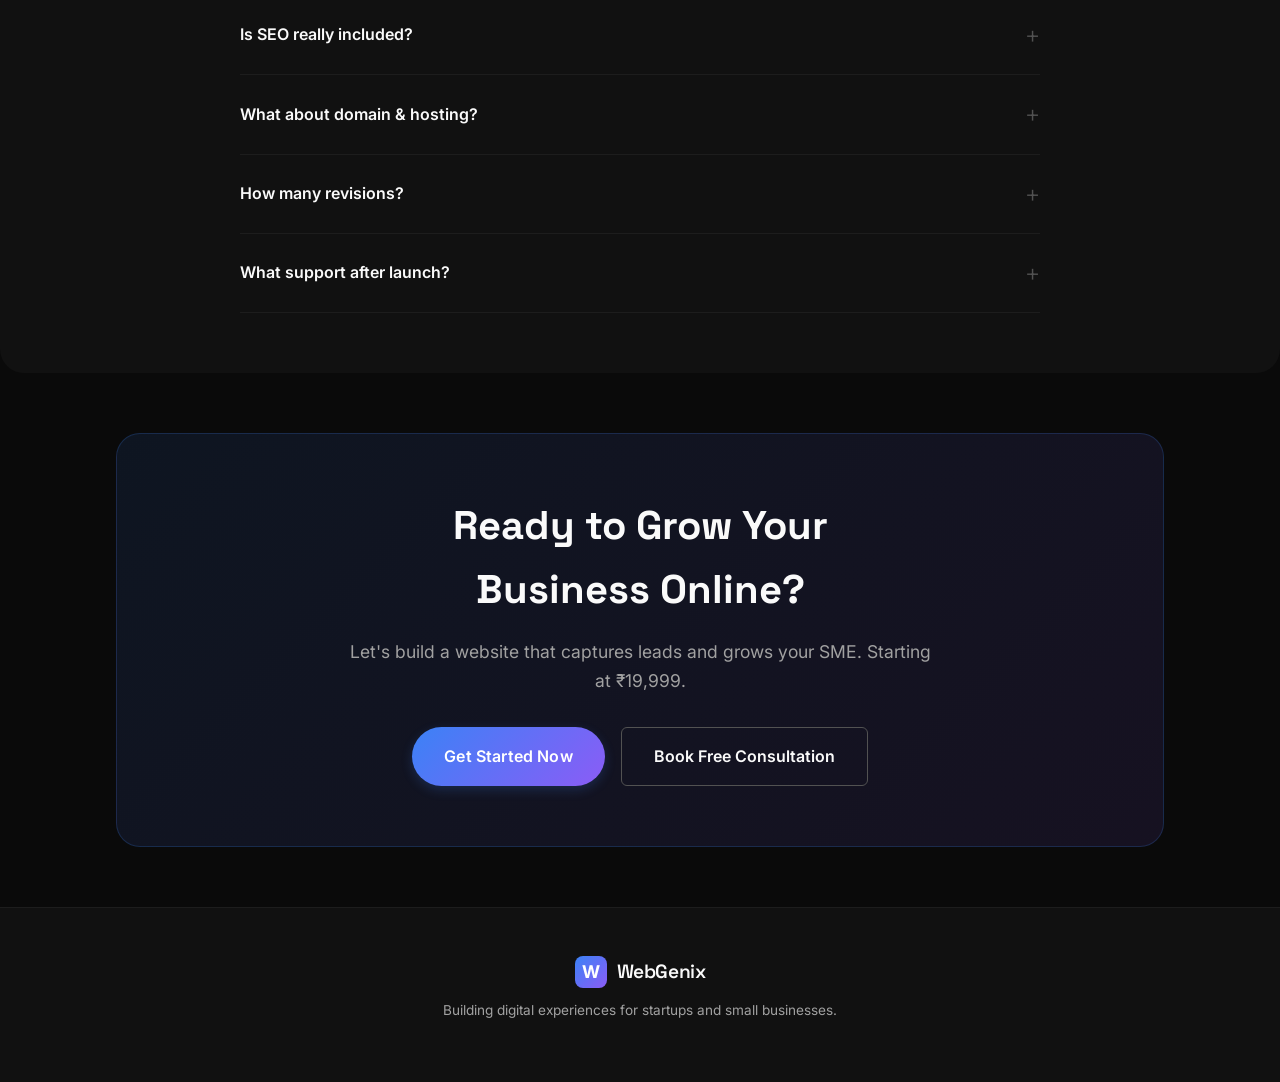
<file: services/business-growth.html>
<!DOCTYPE html>
<html lang="en" data-theme="dark">
<head>
    <meta charset="UTF-8">
    <meta name="viewport" content="width=device-width, initial-scale=1.0">
    <title>Business Growth Website - WebGenix</title>
    <link rel="preconnect" href="https://fonts.googleapis.com">
    <link href="https://fonts.googleapis.com/css2?family=Inter:wght@400;500;600;700&family=Space+Grotesk:wght@400;500;600;700&display=swap" rel="stylesheet">
    <link rel="stylesheet" href="../style.css">
    <style>
        .page-wrapper { max-width: 85vw; margin: 0 auto; padding: 0 20px; }
        .hero-section { padding: 120px 0 60px; min-height: auto; }
        .hero-grid { display: grid; grid-template-columns: 1fr 1fr; gap: 60px; align-items: center; }
        .hero-left { text-align: left; }
        .hero-badge { display: inline-flex; align-items: center; gap: 8px; padding: 6px 16px; background: rgba(59, 130, 246, 0.1); border: 1px solid rgba(59, 130, 246, 0.2); border-radius: 9999px; font-size: 0.8rem; font-weight: 500; color: var(--color-primary); margin-bottom: 20px; }
        .hero-title { font-family: var(--font-display); font-size: 3.5rem; font-weight: 800; line-height: 1.1; margin-bottom: 20px; }
        .hero-desc { font-size: 1.1rem; color: var(--color-text-secondary); margin-bottom: 24px; line-height: 1.7; }
        .price-display { font-size: 2.5rem; font-weight: 800; color: var(--color-primary); margin-bottom: 24px; }
        .cta-group { display: flex; gap: 16px; margin-bottom: 20px; }
        .trust-points { display: flex; gap: 20px; flex-wrap: wrap; }
        .trust-point { display: flex; align-items: center; gap: 6px; font-size: 0.85rem; color: var(--color-text-secondary); }
        .hero-right { position: relative; }
        .browser-mockup { background: var(--color-surface); border: 1px solid rgba(255, 255, 255, 0.1); border-radius: 12px; overflow: hidden; box-shadow: 0 20px 60px rgba(0,0,0,0.3); }
        .browser-bar { background: rgba(255, 255, 255, 0.05); padding: 12px 16px; display: flex; gap: 8px; border-bottom: 1px solid rgba(255, 255, 255, 0.05); }
        .browser-dot { width: 12px; height: 12px; border-radius: 50%; }
        .dot-red { background: #ef4444; } .dot-yellow { background: #f59e0b; } .dot-green { background: #22c55e; }
        .browser-content { padding: 40px; min-height: 300px; display: flex; align-items: center; justify-content: center; font-size: 4rem; background: linear-gradient(135deg, var(--color-bg), var(--color-surface)); }
        .floating-badge { position: absolute; padding: 8px 16px; background: var(--color-surface); border: 1px solid rgba(255, 255, 255, 0.1); border-radius: 8px; font-size: 0.8rem; box-shadow: 0 8px 20px rgba(0,0,0,0.2); animation: float 3s ease-in-out infinite; }
        .badge-1 { top: 20%; right: -20px; animation-delay: 0s; } .badge-2 { bottom: 30%; left: -20px; animation-delay: 1s; }
        @keyframes float { 0%, 100% { transform: translateY(0); } 50% { transform: translateY(-10px); } }
        .trust-bar { background: var(--color-surface); border: 1px solid rgba(255, 255, 255, 0.05); border-radius: 16px; padding: 24px 40px; margin: 0 0 60px; display: flex; justify-content: space-around; flex-wrap: wrap; gap: 20px; }
        .trust-item { display: flex; align-items: center; gap: 10px; font-size: 0.9rem; color: var(--color-text-secondary); }
        .trust-icon { font-size: 1.2rem; }
        .section-block { padding: 60px 0; }
        .section-block.alt { background: var(--color-bg-alt); border-radius: 24px; padding: 60px 40px; margin: 0 0 60px; }
        .section-title { font-family: var(--font-display); font-size: 2.5rem; font-weight: 700; margin-bottom: 16px; }
        .text-center { text-align: center; }
        .features-grid { display: grid; grid-template-columns: repeat(auto-fit, minmax(280px, 1fr)); gap: 24px; margin-top: 40px; }
        .feature-card { background: var(--color-surface); border: 1px solid rgba(255, 255, 255, 0.05); border-radius: 16px; padding: 28px; transition: all 300ms ease; }
        .feature-card:hover { transform: translateY(-5px); border-color: rgba(59, 130, 246, 0.2); }
        .feature-icon { font-size: 2rem; margin-bottom: 16px; }
        .feature-title { font-family: var(--font-display); font-size: 1.2rem; font-weight: 600; margin-bottom: 8px; }
        .feature-desc { font-size: 0.85rem; color: var(--color-text-secondary); line-height: 1.6; }
        .process-grid { display: grid; grid-template-columns: repeat(auto-fit, minmax(200px, 1fr)); gap: 32px; margin-top: 40px; }
        .process-card { text-align: center; padding: 32px 16px; background: var(--color-surface); border: 1px solid rgba(255, 255, 255, 0.05); border-radius: 16px; transition: all 300ms ease; }
        .process-card:hover { transform: translateY(-5px); border-color: rgba(139, 92, 246, 0.2); }
        .process-number { font-family: var(--font-display); font-size: 2.5rem; font-weight: 800; color: var(--color-accent); opacity: 0.3; margin-bottom: 12px; }
        .process-icon { font-size: 2rem; margin-bottom: 12px; }
        .process-title { font-family: var(--font-display); font-size: 1.1rem; font-weight: 600; margin-bottom: 8px; }
        .process-desc { font-size: 0.85rem; color: var(--color-text-secondary); line-height: 1.5; }
        .preview-grid { display: grid; grid-template-columns: repeat(auto-fit, minmax(300px, 1fr)); gap: 24px; margin-top: 40px; }
        .preview-card { background: var(--color-surface); border: 1px solid rgba(255, 255, 255, 0.05); border-radius: 16px; overflow: hidden; transition: all 300ms ease; }
        .preview-card:hover { transform: translateY(-5px); box-shadow: 0 12px 24px rgba(0,0,0,0.2); }
        .preview-image { height: 200px; background: linear-gradient(135deg, var(--color-bg), var(--color-surface)); display: flex; align-items: center; justify-content: center; font-size: 4rem; border-bottom: 1px solid rgba(255, 255, 255, 0.05); }
        .preview-content { padding: 20px; }
        .preview-title { font-family: var(--font-display); font-size: 1.1rem; font-weight: 600; margin-bottom: 8px; }
        .preview-desc { font-size: 0.85rem; color: var(--color-text-secondary); }
        .benefits-grid { display: grid; grid-template-columns: repeat(auto-fit, minmax(280px, 1fr)); gap: 24px; margin-top: 40px; }
        .benefit-card { background: var(--color-surface); border: 1px solid rgba(34, 197, 94, 0.2); border-radius: 16px; padding: 28px; transition: all 300ms ease; }
        .benefit-card:hover { transform: translateY(-5px); border-color: rgba(34, 197, 94, 0.4); }
        .benefit-icon { font-size: 2rem; margin-bottom: 16px; }
        .benefit-title { font-family: var(--font-display); font-size: 1.1rem; font-weight: 600; margin-bottom: 8px; }
        .benefit-desc { font-size: 0.85rem; color: var(--color-text-secondary); line-height: 1.6; }
        .faq-list { max-width: 800px; margin: 40px auto 0; }
        .faq-item { border-bottom: 1px solid rgba(255, 255, 255, 0.05); padding: 20px 0; cursor: pointer; }
        .faq-question { display: flex; justify-content: space-between; align-items: center; font-weight: 600; font-size: 1rem; }
        .faq-toggle { font-size: 1.5rem; color: var(--color-text-muted); transition: all 250ms ease; font-weight: 300; }
        .faq-item.active .faq-toggle { transform: rotate(45deg); color: var(--color-primary); }
        .faq-answer { max-height: 0; overflow: hidden; transition: max-height 350ms ease, margin-top 350ms ease; color: var(--color-text-secondary); font-size: 0.9rem; line-height: 1.7; }
        .faq-item.active .faq-answer { max-height: 200px; margin-top: 12px; }
        .cta-banner { background: linear-gradient(135deg, rgba(59, 130, 246, 0.1), rgba(139, 92, 246, 0.1)); border: 1px solid rgba(59, 130, 246, 0.2); border-radius: 24px; padding: 60px 40px; text-align: center; margin: 60px 0; }
        .cta-banner h2 { font-family: var(--font-display); font-size: 2.5rem; font-weight: 800; margin-bottom: 16px; }
        .cta-banner p { font-size: 1.1rem; color: var(--color-text-secondary); margin-bottom: 32px; max-width: 600px; margin-left: auto; margin-right: auto; }
        .cta-buttons { display: flex; gap: 16px; justify-content: center; flex-wrap: wrap; }
        @media (max-width: 768px) {
            .hero-grid { grid-template-columns: 1fr; } .hero-left { text-align: center; } .cta-group { justify-content: center; flex-direction: column; align-items: center; } .trust-points { justify-content: center; } .hero-title { font-size: 2.5rem; } .price-display { font-size: 2rem; } .trust-bar { flex-direction: column; align-items: center; }
        }
    </style>
</head>
<body>
    <header class="header" id="header">
        <div class="container">
            <div class="header-content">
                <a href="../index.html" class="logo">
                    <div class="logo-icon"><span>W</span></div>
                    <span class="logo-text">WebGenix</span>
                </a>
                <a href="../index.html#services" class="btn-nav">← Back to Services</a>
            </div>
        </div>
    </header>

    <section class="hero-section">
        <div class="page-wrapper">
            <div class="hero-grid">
                <div class="hero-left animate-on-scroll">
                    <div class="hero-badge">📈 Business Growth</div>
                    <h1 class="hero-title">Business<br>Growth Website</h1>
                    <p class="hero-desc">For SMEs and service brands ready to scale their online presence and capture more leads.</p>
                    <div class="price-display">₹19,999 - ₹34,999</div>
                    <div class="cta-group">
                        <a href="../index.html#contact" class="btn btn-primary btn-lg">Get Started</a>
                        <a href="../index.html#contact" class="btn btn-secondary btn-lg">Talk to Expert</a>
                    </div>
                    <div class="trust-points">
                        <div class="trust-point">✓ 14-21 Days Delivery</div>
                        <div class="trust-point">✓ Lead Funnels</div>
                        <div class="trust-point">✓ 3 Months Support</div>
                    </div>
                </div>
                <div class="hero-right animate-on-scroll">
                    <div class="browser-mockup">
                        <div class="browser-bar"><div class="browser-dot dot-red"></div><div class="browser-dot dot-yellow"></div><div class="browser-dot dot-green"></div></div>
                        <div class="browser-content">📈</div>
                    </div>
                    <div class="floating-badge badge-1">📊 SEO Ready</div>
                    <div class="floating-badge badge-2">📱 Mobile First</div>
                </div>
            </div>
        </div>
    </section>

    <div class="page-wrapper">
        <div class="trust-bar animate-on-scroll">
            <div class="trust-item"><span class="trust-icon">✓</span> 50+ Business Clients</div>
            <div class="trust-item"><span class="trust-icon">📊</span> SEO Optimized</div>
            <div class="trust-item"><span class="trust-icon">📧</span> Lead Capture</div>
            <div class="trust-item"><span class="trust-icon">⚡</span> Fast Loading</div>
            <div class="trust-item"><span class="trust-icon">🎧</span> 3 Months Support</div>
        </div>
    </div>

    <section class="section-block">
        <div class="page-wrapper">
            <div class="text-center animate-on-scroll">
                <div class="section-tag">What's Included</div>
                <h2 class="section-title">Core <span class="text-gradient">Features</span></h2>
                <p class="section-description">Everything you need to grow your business online</p>
            </div>
            <div class="features-grid">
                <div class="feature-card animate-on-scroll"><div class="feature-icon">📄</div><h3 class="feature-title">5-10 Custom Pages</h3><p class="feature-desc">Home, About, Services, Blog, Contact, and more pages tailored to your business.</p></div>
                <div class="feature-card animate-on-scroll"><div class="feature-icon">📝</div><h3 class="feature-title">Blog Setup</h3><p class="feature-desc">Built-in blog CMS to publish articles and improve SEO rankings.</p></div>
                <div class="feature-card animate-on-scroll"><div class="feature-icon">🔍</div><h3 class="feature-title">Lead Capture Funnel</h3><p class="feature-desc">Forms, landing pages, and automation to convert visitors into leads.</p></div>
                <div class="feature-card animate-on-scroll"><div class="feature-icon">📊</div><h3 class="feature-title">Advanced SEO</h3><p class="feature-desc">Keyword research, on-page optimization, and performance tuning.</p></div>
                <div class="feature-card animate-on-scroll"><div class="feature-icon">📱</div><h3 class="feature-title">Social Integrations</h3><p class="feature-desc">Instagram feed, social sharing buttons, and social proof elements.</p></div>
                <div class="feature-card animate-on-scroll"><div class="feature-icon">🎧</div><h3 class="feature-title">3 Months Support</h3><p class="feature-desc">Extended support period to ensure everything runs smoothly.</p></div>
            </div>
        </div>
    </section>

    <section class="section-block alt">
        <div class="page-wrapper">
            <div class="text-center animate-on-scroll">
                <div class="section-tag">What's Doable</div>
                <h2 class="section-title">Add-On <span class="text-gradient">Features</span></h2>
                <p class="section-description">Enhance your website with these optional extras</p>
            </div>
            <div class="features-grid">
                <div class="feature-card animate-on-scroll"><div class="feature-icon">📰</div><h3 class="feature-title">Newsletter Signup</h3><p class="feature-desc">Mailchimp integration to grow your subscriber base.</p></div>
                <div class="feature-card animate-on-scroll"><div class="feature-icon">💬</div><h3 class="feature-title">Testimonials</h3><p class="feature-desc">Customer reviews and ratings section to build trust.</p></div>
                <div class="feature-card animate-on-scroll"><div class="feature-icon">👥</div><h3 class="feature-title">Team Profiles</h3><p class="feature-desc">Showcase your team members with photos and bios.</p></div>
                <div class="feature-card animate-on-scroll"><div class="feature-icon">📅</div><h3 class="feature-title">Booking System</h3><p class="feature-desc">Appointment scheduling integrated with your calendar.</p></div>
                <div class="feature-card animate-on-scroll"><div class="feature-icon">💬</div><h3 class="feature-title">Live Chat</h3><p class="feature-desc">Tawk.to or Intercom chat widget for instant customer support.</p></div>
                <div class="feature-card animate-on-scroll"><div class="feature-icon">📈</div><h3 class="feature-title">Analytics</h3><p class="feature-desc">Google Analytics + Search Console setup and training.</p></div>
            </div>
        </div>
    </section>

    <section class="section-block">
        <div class="page-wrapper">
            <div class="text-center animate-on-scroll">
                <div class="section-tag">How It Works</div>
                <h2 class="section-title">Our Simple <span class="text-gradient">Process</span></h2>
                <p class="section-description">From idea to launch in 4 clear steps</p>
            </div>
            <div class="process-grid">
                <div class="process-card animate-on-scroll"><div class="process-number">01</div><div class="process-icon">💬</div><h3 class="process-title">Discussion</h3><p class="process-desc">Deep dive into your business goals and requirements.</p></div>
                <div class="process-card animate-on-scroll"><div class="process-number">02</div><div class="process-icon">✏️</div><h3 class="process-title">Design</h3><p class="process-desc">Wireframes and mockups approved by you before coding.</p></div>
                <div class="process-card animate-on-scroll"><div class="process-number">03</div><div class="process-icon">⚡</div><h3 class="process-title">Development</h3><p class="process-desc">Agile development with regular progress updates.</p></div>
                <div class="process-card animate-on-scroll"><div class="process-number">04</div><div class="process-icon">🚀</div><h3 class="process-title">Launch</h3><p class="process-desc">Go live with 3 months of free support included.</p></div>
            </div>
        </div>
    </section>

    <section class="section-block alt">
        <div class="page-wrapper">
            <div class="text-center animate-on-scroll">
                <div class="section-tag">Live Preview</div>
                <h2 class="section-title">See What You'll <span class="text-gradient">Get</span></h2>
                <p class="section-description">Sample designs for business growth websites</p>
            </div>
            <div class="preview-grid">
                <div class="preview-card animate-on-scroll"><div class="preview-image">🖥️</div><div class="preview-content"><h4 class="preview-title">Homepage</h4><p class="preview-desc">Hero, services, testimonials, lead capture.</p></div></div>
                <div class="preview-card animate-on-scroll"><div class="preview-image">📝</div><div class="preview-content"><h4 class="preview-title">Blog Section</h4><p class="preview-desc">CMS-powered blog with categories and search.</p></div></div>
                <div class="preview-card animate-on-scroll"><div class="preview-image">📱</div><div class="preview-content"><h4 class="preview-title">Mobile View</h4><p class="preview-desc">Perfect responsive experience on all devices.</p></div></div>
            </div>
        </div>
    </section>

    <section class="section-block">
        <div class="page-wrapper">
            <div class="text-center animate-on-scroll">
                <div class="section-tag">Why Choose This</div>
                <h2 class="section-title">Benefits of <span class="text-gradient">Growth Package</span></h2>
                <p class="section-description">Why this package is perfect for growing SMEs</p>
            </div>
            <div class="benefits-grid">
                <div class="benefit-card animate-on-scroll"><div class="benefit-icon">📈</div><h3 class="benefit-title">Lead Generation</h3><p class="benefit-desc">Built-in funnels designed to convert visitors into paying customers.</p></div>
                <div class="benefit-card animate-on-scroll"><div class="benefit-icon">📊</div><h3 class="benefit-title">SEO Powered</h3><p class="benefit-desc">Advanced optimization to rank higher and get more organic traffic.</p></div>
                <div class="benefit-card animate-on-scroll"><div class="benefit-icon">🚀</div><h3 class="benefit-title">Fast Deployment</h3><p class="benefit-desc">Launch in 14-21 days with our streamlined process.</p></div>
                <div class="benefit-card animate-on-scroll"><div class="benefit-icon">🔒</div><h3 class="benefit-title">Secure & Reliable</h3><p class="benefit-desc">SSL, backups, and security hardening included.</p></div>
                <div class="benefit-card animate-on-scroll"><div class="benefit-icon">📱</div><h3 class="benefit-title">Mobile Optimized</h3><p class="benefit-desc">Responsive design that converts mobile visitors too.</p></div>
                <div class="benefit-card animate-on-scroll"><div class="benefit-icon">🎧</div><h3 class="benefit-title">Extended Support</h3><p class="benefit-desc">3 months of support gives you peace of mind post-launch.</p></div>
            </div>
        </div>
    </section>

    <section class="section-block alt">
        <div class="page-wrapper">
            <div class="text-center animate-on-scroll">
                <div class="section-tag">Common Questions</div>
                <h2 class="section-title">Frequently Asked <span class="text-gradient">Questions</span></h2>
                <p class="section-description">Everything you need to know before getting started</p>
            </div>
            <div class="faq-list">
                <div class="faq-item active" data-index="0"><div class="faq-question"><span>How long does delivery take?</span><span class="faq-toggle">+</span></div><div class="faq-answer"><p>Typically 14-21 days from receiving all content. Rush delivery available for 25% extra.</p></div></div>
                <div class="faq-item" data-index="1"><div class="faq-question"><span>Can I add e-commerce later?</span><span class="faq-toggle">+</span></div><div class="faq-answer"><p>Yes! You can upgrade to our E-Commerce Store package anytime. We'll credit your previous investment.</p></div></div>
                <div class="faq-item" data-index="2"><div class="faq-question"><span>Is SEO really included?</span><span class="faq-toggle">+</span></div><div class="faq-answer"><p>Absolutely! Keyword research, meta tags, sitemap, and performance optimization are all included.</p></div></div>
                <div class="faq-item" data-index="3"><div class="faq-question"><span>What about domain & hosting?</span><span class="faq-toggle">+</span></div><div class="faq-answer"><p>Not included but we guide you through setup. Our Managed Hosting starts at ₹1,499/mo.</p></div></div>
                <div class="faq-item" data-index="4"><div class="faq-question"><span>How many revisions?</span><span class="faq-toggle">+</span></div><div class="faq-answer"><p>2 rounds of revisions included. Additional revisions at ₹2,000 per round.</p></div></div>
                <div class="faq-item" data-index="5"><div class="faq-question"><span>What support after launch?</span><span class="faq-toggle">+</span></div><div class="faq-answer"><p>3 months free support included. After that, choose our Managed Hosting plan.</p></div></div>
            </div>
        </div>
    </section>

    <div class="page-wrapper">
        <div class="cta-banner animate-on-scroll">
            <h2>Ready to Grow Your<br>Business Online?</h2>
            <p>Let's build a website that captures leads and grows your SME. Starting at ₹19,999.</p>
            <div class="cta-buttons">
                <a href="../index.html#contact" class="btn btn-primary btn-lg">Get Started Now</a>
                <a href="../index.html#contact" class="btn btn-secondary btn-lg">Book Free Consultation</a>
            </div>
        </div>
    </div>

    <footer class="footer">
        <div class="container">
            <div class="footer-top" style="grid-template-columns: 1fr; text-align: center;">
                <div class="footer-brand">
                    <div class="logo" style="justify-content: center;"><div class="logo-icon"><span>W</span></div><span class="logo-text">WebGenix</span></div>
                    <p>Building digital experiences for startups and small businesses.</p>
                </div>
            </div>
        </div>
    </footer>

    <script src="../script.js"></script>
    <script>
        document.querySelectorAll('.faq-item').forEach(item => {
            item.querySelector('.faq-question').addEventListener('click', function() {
                const isActive = item.classList.contains('active');
                document.querySelectorAll('.faq-item').forEach(f => f.classList.remove('active'));
                if (!isActive) item.classList.add('active');
            });
        });
    </script>
</body>
</html>
</file>
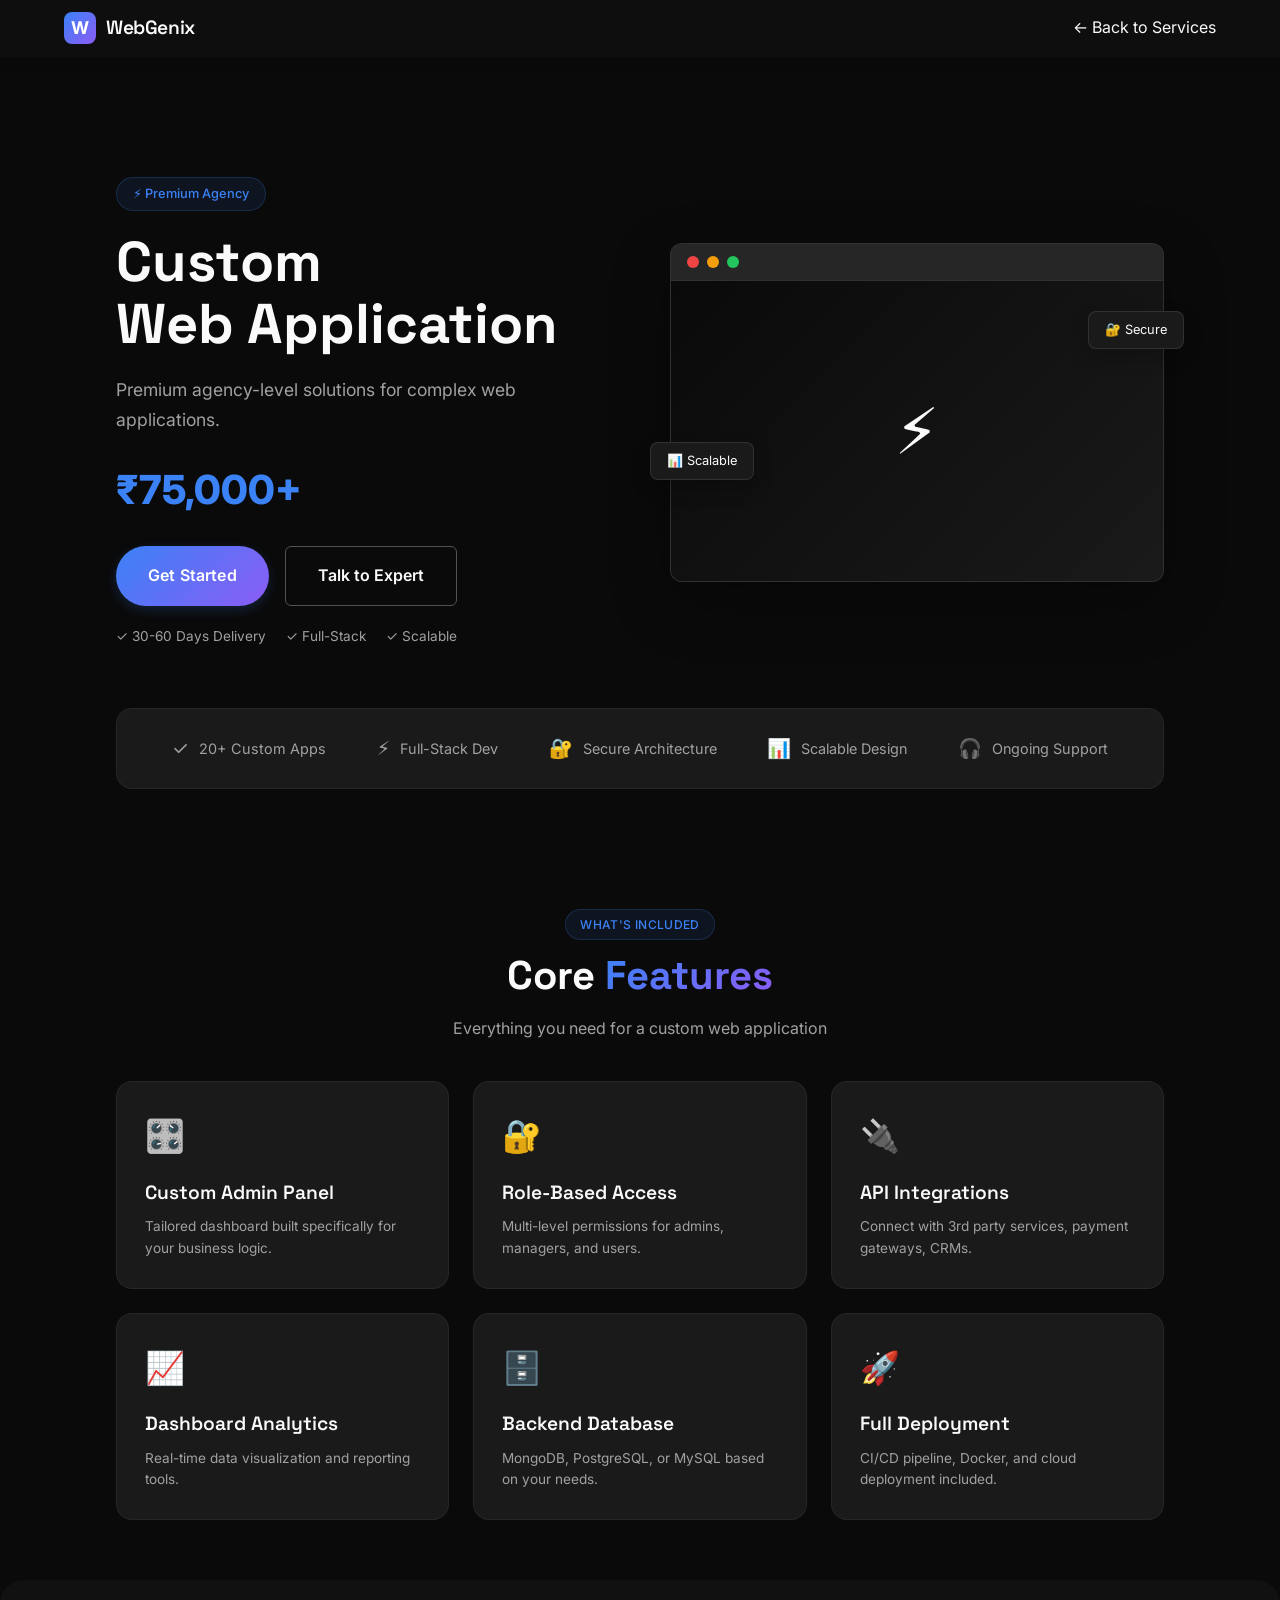
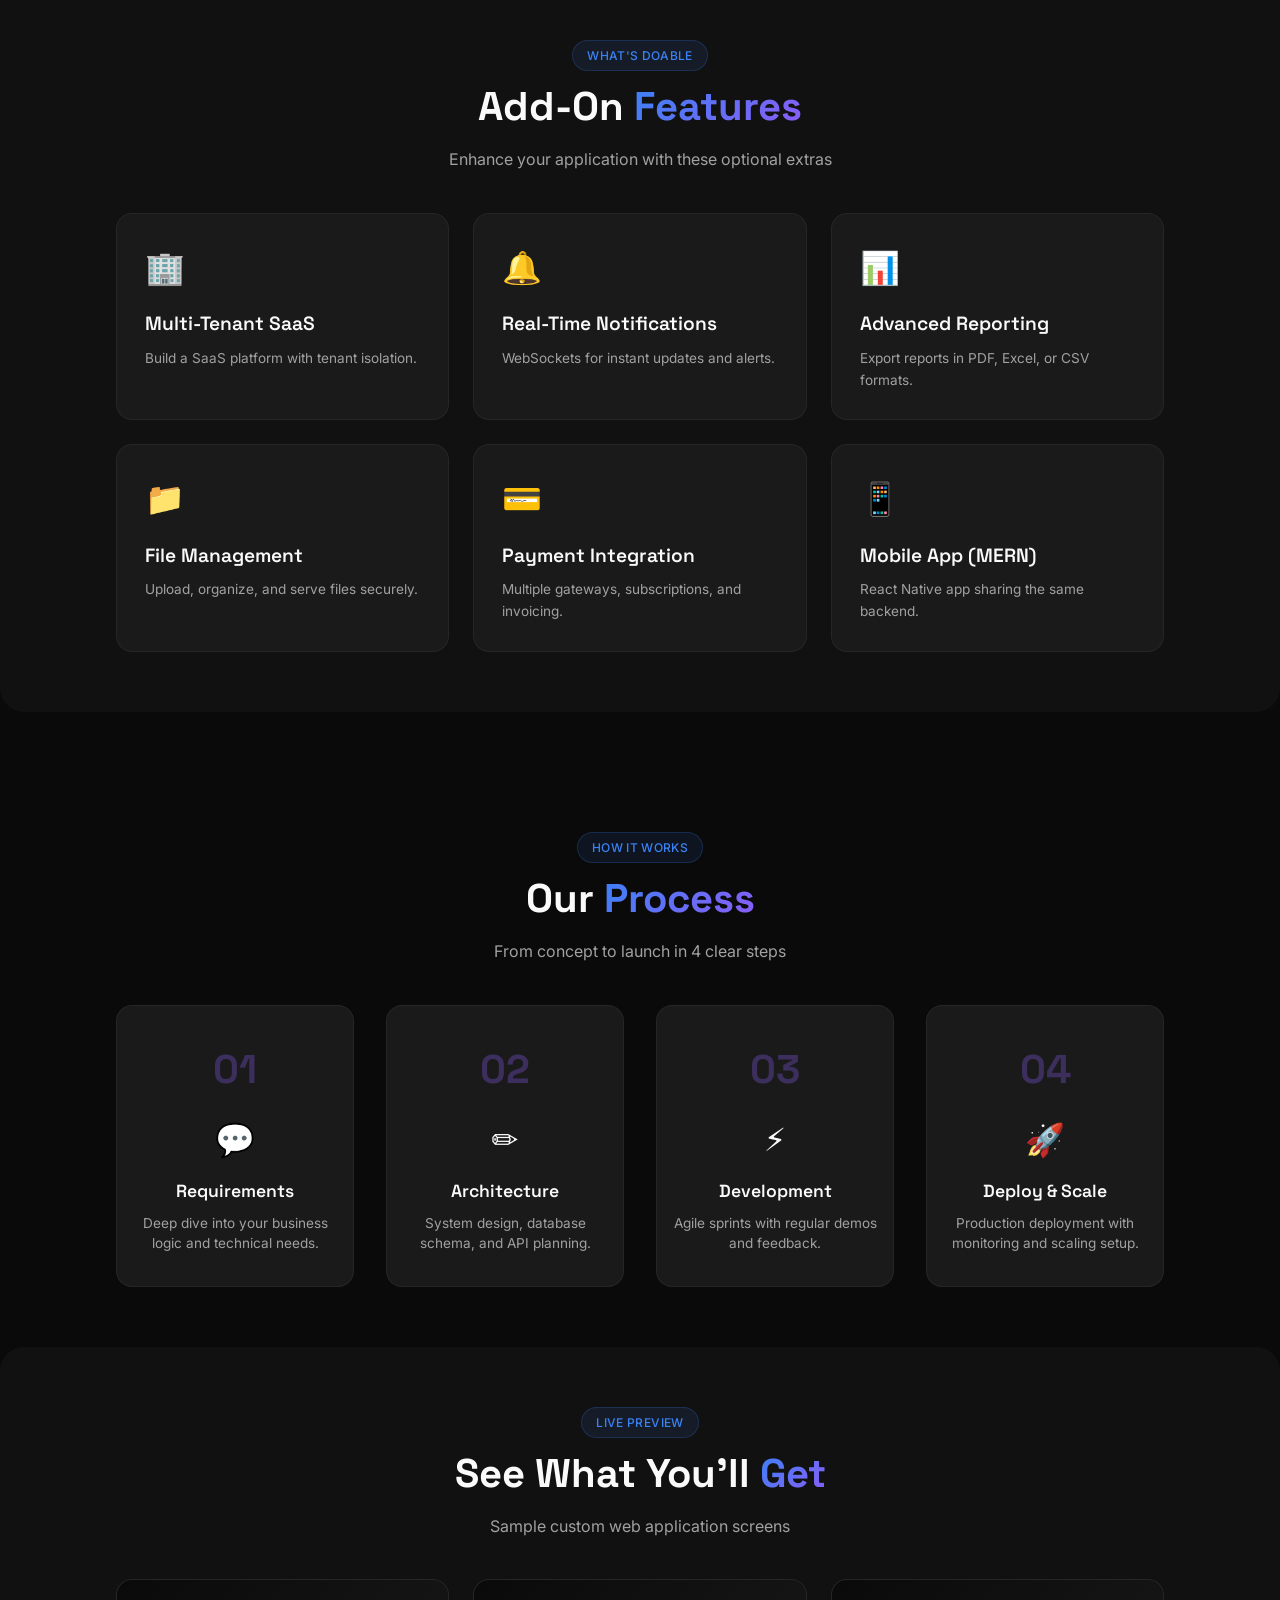
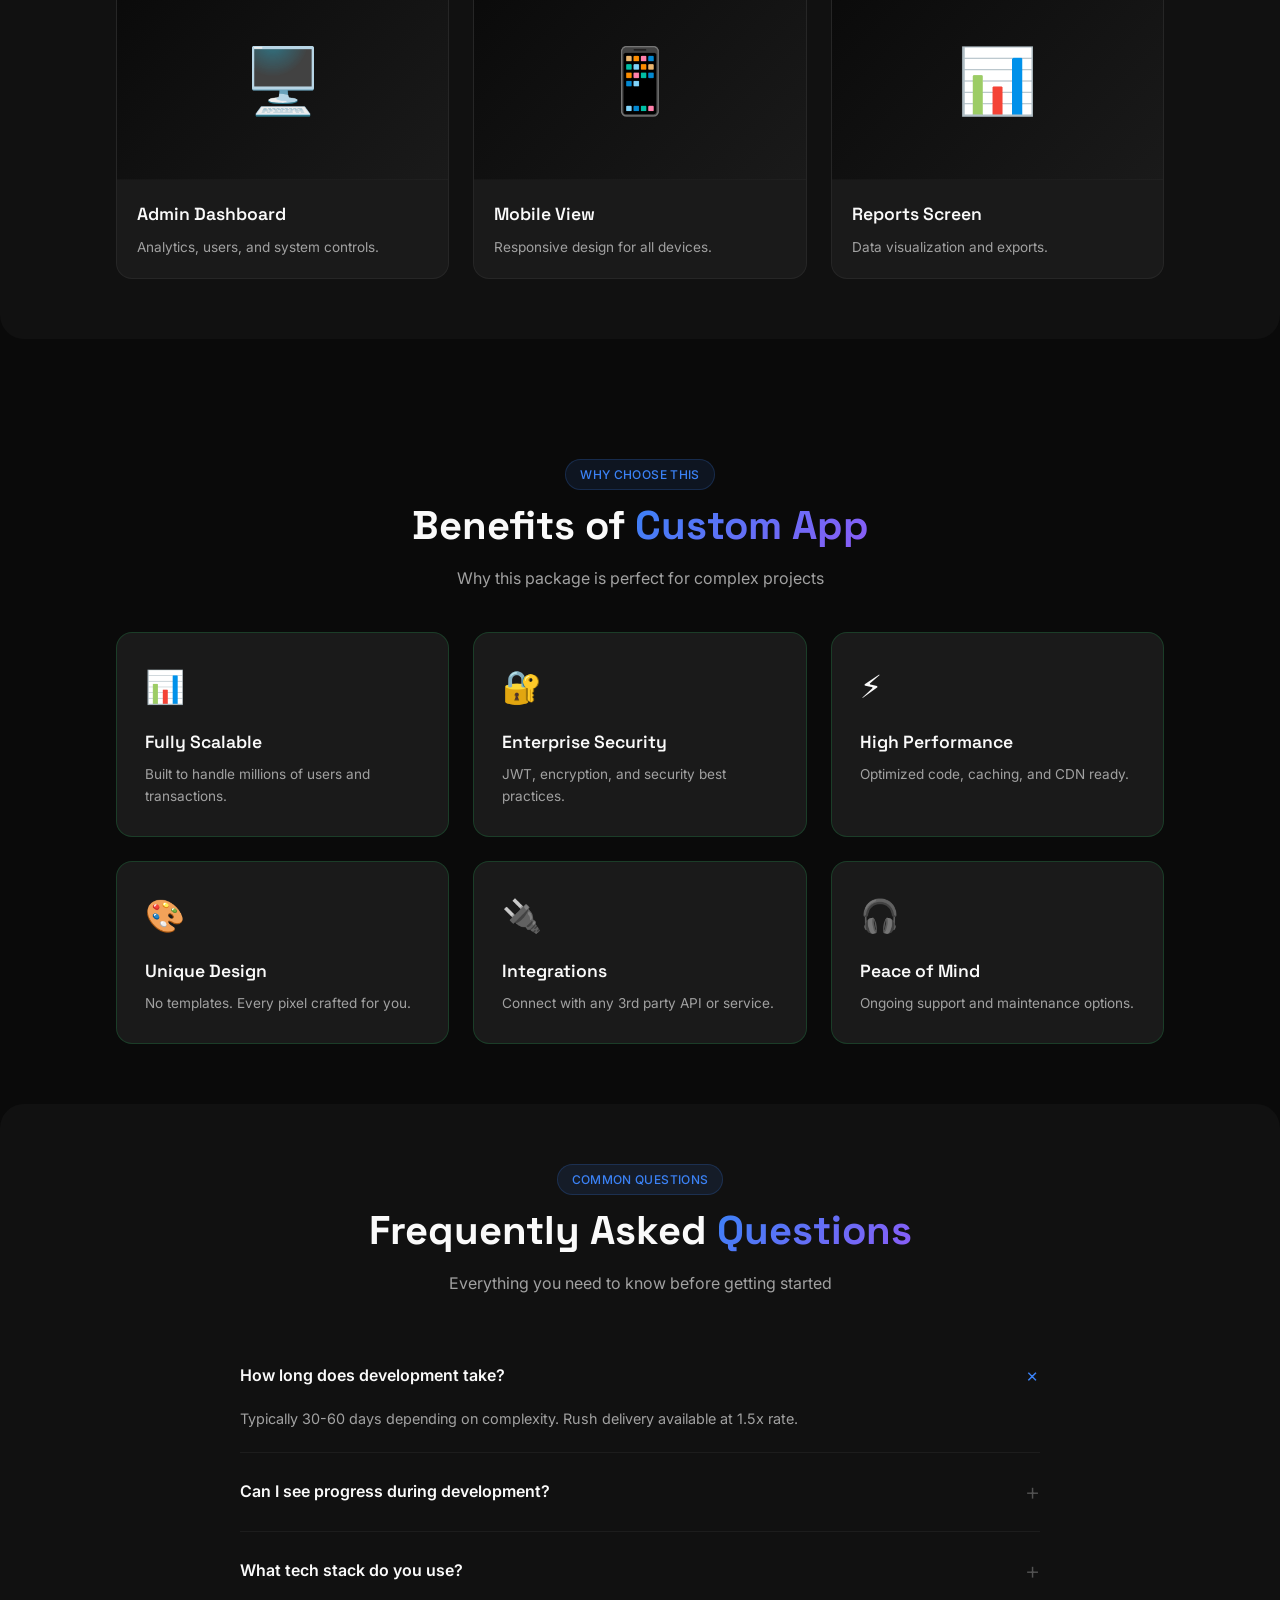
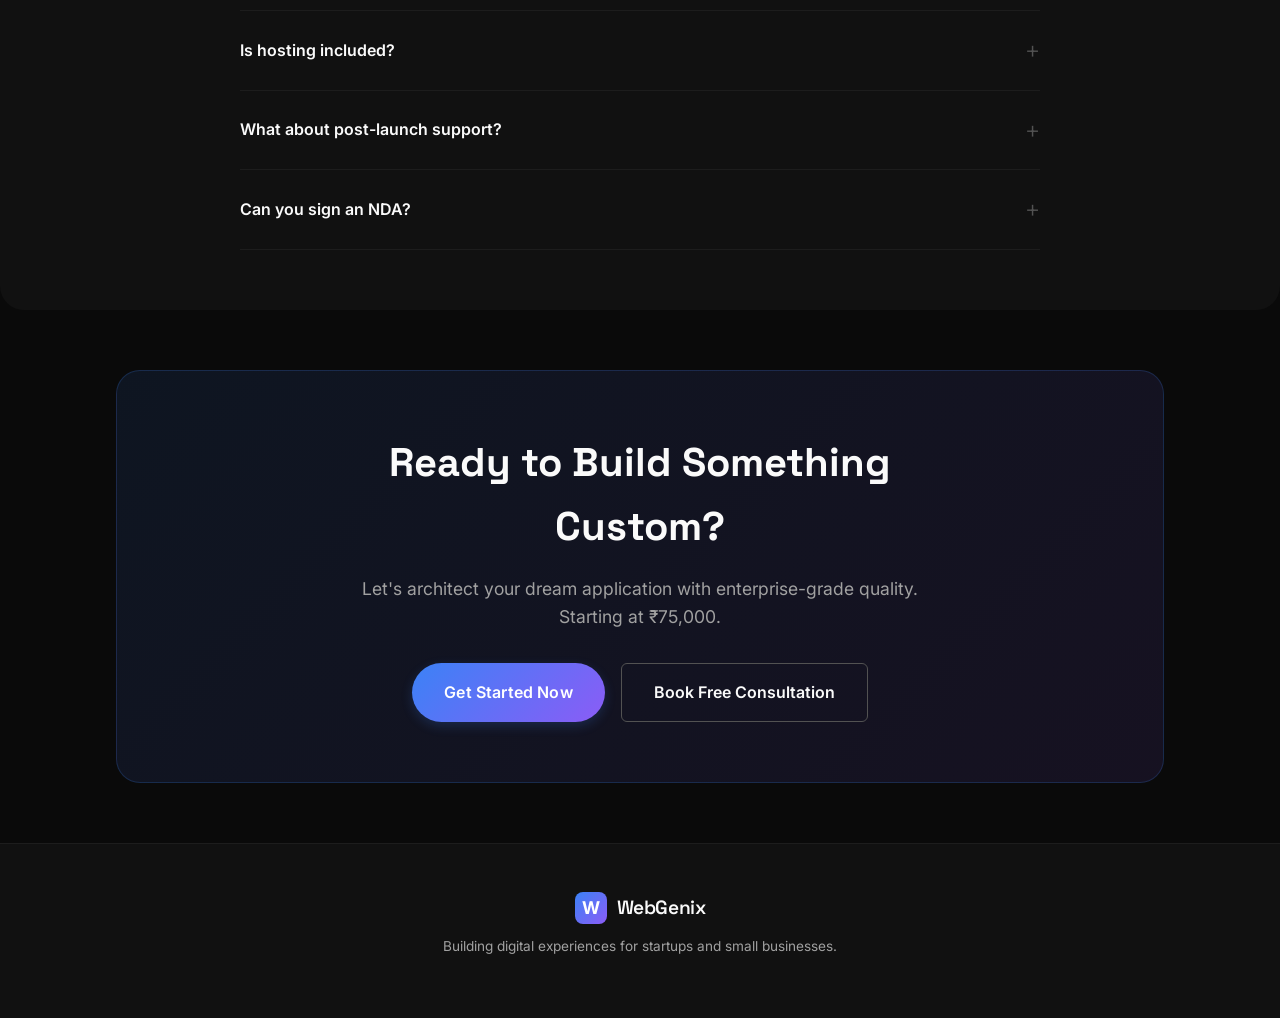
<file: services/custom-web-app.html>
<!DOCTYPE html>
<html lang="en" data-theme="dark">
<head>
    <meta charset="UTF-8">
    <meta name="viewport" content="width=device-width, initial-scale=1.0">
    <title>Custom Web Application - WebGenix</title>
    <link rel="preconnect" href="https://fonts.googleapis.com">
    <link href="https://fonts.googleapis.com/css2?family=Inter:wght@400;500;600;700&family=Space+Grotesk:wght@400;500;600;700&display=swap" rel="stylesheet">
    <link rel="stylesheet" href="../style.css">
    <style>
        .page-wrapper { max-width: 85vw; margin: 0 auto; padding: 0 20px; }
        .hero-section { padding: 120px 0 60px; min-height: auto; }
        .hero-grid { display: grid; grid-template-columns: 1fr 1fr; gap: 60px; align-items: center; }
        .hero-left { text-align: left; }
        .hero-badge { display: inline-flex; align-items: center; gap: 8px; padding: 6px 16px; background: rgba(59, 130, 246, 0.1); border: 1px solid rgba(59, 130, 246, 0.2); border-radius: 9999px; font-size: 0.8rem; font-weight: 500; color: var(--color-primary); margin-bottom: 20px; }
        .hero-title { font-family: var(--font-display); font-size: 3.5rem; font-weight: 800; line-height: 1.1; margin-bottom: 20px; }
        .hero-desc { font-size: 1.1rem; color: var(--color-text-secondary); margin-bottom: 24px; line-height: 1.7; }
        .price-display { font-size: 2.5rem; font-weight: 800; color: var(--color-primary); margin-bottom: 24px; }
        .cta-group { display: flex; gap: 16px; margin-bottom: 20px; }
        .trust-points { display: flex; gap: 20px; flex-wrap: wrap; }
        .trust-point { display: flex; align-items: center; gap: 6px; font-size: 0.85rem; color: var(--color-text-secondary); }
        .hero-right { position: relative; }
        .browser-mockup { background: var(--color-surface); border: 1px solid rgba(255, 255, 255, 0.1); border-radius: 12px; overflow: hidden; box-shadow: 0 20px 60px rgba(0, 0, 0, 0.3); }
        .browser-bar { background: rgba(255, 255, 255, 0.05); padding: 12px 16px; display: flex; gap: 8px; border-bottom: 1px solid rgba(255, 255, 255, 0.05); }
        .browser-dot { width: 12px; height: 12px; border-radius: 50%; }
        .dot-red { background: #ef4444; } .dot-yellow { background: #f59e0b; } .dot-green { background: #22c55e; }
        .browser-content { padding: 40px; min-height: 300px; display: flex; align-items: center; justify-content: center; font-size: 4rem; background: linear-gradient(135deg, var(--color-bg), var(--color-surface)); }
        .floating-badge { position: absolute; padding: 8px 16px; background: var(--color-surface); border: 1px solid rgba(255, 255, 255, 0.1); border-radius: 8px; font-size: 0.8rem; box-shadow: 0 8px 20px rgba(0, 0, 0, 0.2); animation: float 3s ease-in-out infinite; }
        .badge-1 { top: 20%; right: -20px; animation-delay: 0s; } .badge-2 { bottom: 30%; left: -20px; animation-delay: 1s; }
        @keyframes float { 0%, 100% { transform: translateY(0); } 50% { transform: translateY(-10px); } }
        .trust-bar { background: var(--color-surface); border: 1px solid rgba(255, 255, 255, 0.05); border-radius: 16px; padding: 24px 40px; margin: 0 0 60px; display: flex; justify-content: space-around; flex-wrap: wrap; gap: 20px; }
        .trust-item { display: flex; align-items: center; gap: 10px; font-size: 0.9rem; color: var(--color-text-secondary); }
        .trust-icon { font-size: 1.2rem; }
        .section-block { padding: 60px 0; }
        .section-block.alt { background: var(--color-bg-alt); border-radius: 24px; padding: 60px 40px; margin: 0 0 60px; }
        .section-title { font-family: var(--font-display); font-size: 2.5rem; font-weight: 700; margin-bottom: 16px; }
        .text-center { text-align: center; }
        .features-grid { display: grid; grid-template-columns: repeat(auto-fit, minmax(280px, 1fr)); gap: 24px; margin-top: 40px; }
        .feature-card { background: var(--color-surface); border: 1px solid rgba(255, 255, 255, 0.05); border-radius: 16px; padding: 28px; transition: all 300ms ease; }
        .feature-card:hover { transform: translateY(-5px); border-color: rgba(59, 130, 246, 0.2); }
        .feature-icon { font-size: 2rem; margin-bottom: 16px; }
        .feature-title { font-family: var(--font-display); font-size: 1.2rem; font-weight: 600; margin-bottom: 8px; }
        .feature-desc { font-size: 0.85rem; color: var(--color-text-secondary); line-height: 1.6; }
        .process-grid { display: grid; grid-template-columns: repeat(auto-fit, minmax(200px, 1fr)); gap: 32px; margin-top: 40px; }
        .process-card { text-align: center; padding: 32px 16px; background: var(--color-surface); border: 1px solid rgba(255, 255, 255, 0.05); border-radius: 16px; transition: all 300ms ease; }
        .process-card:hover { transform: translateY(-5px); border-color: rgba(139, 92, 246, 0.2); }
        .process-number { font-family: var(--font-display); font-size: 2.5rem; font-weight: 800; color: var(--color-accent); opacity: 0.3; margin-bottom: 12px; }
        .process-icon { font-size: 2rem; margin-bottom: 12px; }
        .process-title { font-family: var(--font-display); font-size: 1.1rem; font-weight: 600; margin-bottom: 8px; }
        .process-desc { font-size: 0.85rem; color: var(--color-text-secondary); line-height: 1.5; }
        .preview-grid { display: grid; grid-template-columns: repeat(auto-fit, minmax(300px, 1fr)); gap: 24px; margin-top: 40px; }
        .preview-card { background: var(--color-surface); border: 1px solid rgba(255, 255, 255, 0.05); border-radius: 16px; overflow: hidden; transition: all 300ms ease; }
        .preview-card:hover { transform: translateY(-5px); box-shadow: 0 12px 24px rgba(0, 0, 0, 0.2); }
        .preview-image { height: 200px; background: linear-gradient(135deg, var(--color-bg), var(--color-surface)); display: flex; align-items: center; justify-content: center; font-size: 4rem; border-bottom: 1px solid rgba(255, 255, 255, 0.05); }
        .preview-content { padding: 20px; }
        .preview-title { font-family: var(--font-display); font-size: 1.1rem; font-weight: 600; margin-bottom: 8px; }
        .preview-desc { font-size: 0.85rem; color: var(--color-text-secondary); }
        .benefits-grid { display: grid; grid-template-columns: repeat(auto-fit, minmax(280px, 1fr)); gap: 24px; margin-top: 40px; }
        .benefit-card { background: var(--color-surface); border: 1px solid rgba(34, 197, 94, 0.2); border-radius: 16px; padding: 28px; transition: all 300ms ease; }
        .benefit-card:hover { transform: translateY(-5px); border-color: rgba(34, 197, 94, 0.4); }
        .benefit-icon { font-size: 2rem; margin-bottom: 16px; }
        .benefit-title { font-family: var(--font-display); font-size: 1.1rem; font-weight: 600; margin-bottom: 8px; }
        .benefit-desc { font-size: 0.85rem; color: var(--color-text-secondary); line-height: 1.6; }
        .faq-list { max-width: 800px; margin: 40px auto 0; }
        .faq-item { border-bottom: 1px solid rgba(255, 255, 255, 0.05); padding: 20px 0; cursor: pointer; }
        .faq-question { display: flex; justify-content: space-between; align-items: center; font-weight: 600; font-size: 1rem; }
        .faq-toggle { font-size: 1.5rem; color: var(--color-text-muted); transition: all 250ms ease; font-weight: 300; }
        .faq-item.active .faq-toggle { transform: rotate(45deg); color: var(--color-primary); }
        .faq-answer { max-height: 0; overflow: hidden; transition: max-height 350ms ease, margin-top 350ms ease; color: var(--color-text-secondary); font-size: 0.9rem; line-height: 1.7; }
        .faq-item.active .faq-answer { max-height: 200px; margin-top: 12px; }
        .cta-banner { background: linear-gradient(135deg, rgba(59, 130, 246, 0.1), rgba(139, 92, 246, 0.1)); border: 1px solid rgba(59, 130, 246, 0.2); border-radius: 24px; padding: 60px 40px; text-align: center; margin: 60px 0; }
        .cta-banner h2 { font-family: var(--font-display); font-size: 2.5rem; font-weight: 800; margin-bottom: 16px; }
        .cta-banner p { font-size: 1.1rem; color: var(--color-text-secondary); margin-bottom: 32px; max-width: 600px; margin-left: auto; margin-right: auto; }
        .cta-buttons { display: flex; gap: 16px; justify-content: center; flex-wrap: wrap; }
        @media (max-width: 768px) {
            .hero-grid { grid-template-columns: 1fr; } .hero-left { text-align: center; } .cta-group { justify-content: center; flex-direction: column; align-items: center; } .trust-points { justify-content: center; } .hero-title { font-size: 2.5rem; } .price-display { font-size: 2rem; } .trust-bar { flex-direction: column; align-items: center; }
        }
    </style>
</head>
<body>
    <header class="header" id="header">
        <div class="container">
            <div class="header-content">
                <a href="../index.html" class="logo"><div class="logo-icon"><span>W</span></div><span class="logo-text">WebGenix</span></a>
                <a href="../index.html#services" class="btn-nav">← Back to Services</a>
            </div>
        </div>
    </header>

    <section class="hero-section">
        <div class="page-wrapper">
            <div class="hero-grid">
                <div class="hero-left animate-on-scroll">
                    <div class="hero-badge">⚡ Premium Agency</div>
                    <h1 class="hero-title">Custom<br>Web Application</h1>
                    <p class="hero-desc">Premium agency-level solutions for complex web applications.</p>
                    <div class="price-display">₹75,000+</div>
                    <div class="cta-group">
                        <a href="../index.html#contact" class="btn btn-primary btn-lg">Get Started</a>
                        <a href="../index.html#contact" class="btn btn-secondary btn-lg">Talk to Expert</a>
                    </div>
                    <div class="trust-points">
                        <div class="trust-point">✓ 30-60 Days Delivery</div>
                        <div class="trust-point">✓ Full-Stack</div>
                        <div class="trust-point">✓ Scalable</div>
                    </div>
                </div>
                <div class="hero-right animate-on-scroll">
                    <div class="browser-mockup">
                        <div class="browser-bar"><div class="browser-dot dot-red"></div><div class="browser-dot dot-yellow"></div><div class="browser-dot dot-green"></div></div>
                        <div class="browser-content">⚡</div>
                    </div>
                    <div class="floating-badge badge-1">🔐 Secure</div>
                    <div class="floating-badge badge-2">📊 Scalable</div>
                </div>
            </div>
        </div>
    </section>

    <div class="page-wrapper">
        <div class="trust-bar animate-on-scroll">
            <div class="trust-item"><span class="trust-icon">✓</span> 20+ Custom Apps</div>
            <div class="trust-item"><span class="trust-icon">⚡</span> Full-Stack Dev</div>
            <div class="trust-item"><span class="trust-icon">🔐</span> Secure Architecture</div>
            <div class="trust-item"><span class="trust-icon">📊</span> Scalable Design</div>
            <div class="trust-item"><span class="trust-icon">🎧</span> Ongoing Support</div>
        </div>
    </div>

    <section class="section-block">
        <div class="page-wrapper">
            <div class="text-center animate-on-scroll">
                <div class="section-tag">What's Included</div>
                <h2 class="section-title">Core <span class="text-gradient">Features</span></h2>
                <p class="section-description">Everything you need for a custom web application</p>
            </div>
            <div class="features-grid">
                <div class="feature-card animate-on-scroll"><div class="feature-icon">🎛️</div><h3 class="feature-title">Custom Admin Panel</h3><p class="feature-desc">Tailored dashboard built specifically for your business logic.</p></div>
                <div class="feature-card animate-on-scroll"><div class="feature-icon">🔐</div><h3 class="feature-title">Role-Based Access</h3><p class="feature-desc">Multi-level permissions for admins, managers, and users.</p></div>
                <div class="feature-card animate-on-scroll"><div class="feature-icon">🔌</div><h3 class="feature-title">API Integrations</h3><p class="feature-desc">Connect with 3rd party services, payment gateways, CRMs.</p></div>
                <div class="feature-card animate-on-scroll"><div class="feature-icon">📈</div><h3 class="feature-title">Dashboard Analytics</h3><p class="feature-desc">Real-time data visualization and reporting tools.</p></div>
                <div class="feature-card animate-on-scroll"><div class="feature-icon">🗄️</div><h3 class="feature-title">Backend Database</h3><p class="feature-desc">MongoDB, PostgreSQL, or MySQL based on your needs.</p></div>
                <div class="feature-card animate-on-scroll"><div class="feature-icon">🚀</div><h3 class="feature-title">Full Deployment</h3><p class="feature-desc">CI/CD pipeline, Docker, and cloud deployment included.</p></div>
            </div>
        </div>
    </section>

    <section class="section-block alt">
        <div class="page-wrapper">
            <div class="text-center animate-on-scroll">
                <div class="section-tag">What's Doable</div>
                <h2 class="section-title">Add-On <span class="text-gradient">Features</span></h2>
                <p class="section-description">Enhance your application with these optional extras</p>
            </div>
            <div class="features-grid">
                <div class="feature-card animate-on-scroll"><div class="feature-icon">🏢</div><h3 class="feature-title">Multi-Tenant SaaS</h3><p class="feature-desc">Build a SaaS platform with tenant isolation.</p></div>
                <div class="feature-card animate-on-scroll"><div class="feature-icon">🔔</div><h3 class="feature-title">Real-Time Notifications</h3><p class="feature-desc">WebSockets for instant updates and alerts.</p></div>
                <div class="feature-card animate-on-scroll"><div class="feature-icon">📊</div><h3 class="feature-title">Advanced Reporting</h3><p class="feature-desc">Export reports in PDF, Excel, or CSV formats.</p></div>
                <div class="feature-card animate-on-scroll"><div class="feature-icon">📁</div><h3 class="feature-title">File Management</h3><p class="feature-desc">Upload, organize, and serve files securely.</p></div>
                <div class="feature-card animate-on-scroll"><div class="feature-icon">💳</div><h3 class="feature-title">Payment Integration</h3><p class="feature-desc">Multiple gateways, subscriptions, and invoicing.</p></div>
                <div class="feature-card animate-on-scroll"><div class="feature-icon">📱</div><h3 class="feature-title">Mobile App (MERN)</h3><p class="feature-desc">React Native app sharing the same backend.</p></div>
            </div>
        </div>
    </section>

    <section class="section-block">
        <div class="page-wrapper">
            <div class="text-center animate-on-scroll">
                <div class="section-tag">How It Works</div>
                <h2 class="section-title">Our <span class="text-gradient">Process</span></h2>
                <p class="section-description">From concept to launch in 4 clear steps</p>
            </div>
            <div class="process-grid">
                <div class="process-card animate-on-scroll"><div class="process-number">01</div><div class="process-icon">💬</div><h3 class="process-title">Requirements</h3><p class="process-desc">Deep dive into your business logic and technical needs.</p></div>
                <div class="process-card animate-on-scroll"><div class="process-number">02</div><div class="process-icon">✏️</div><h3 class="process-title">Architecture</h3><p class="process-desc">System design, database schema, and API planning.</p></div>
                <div class="process-card animate-on-scroll"><div class="process-number">03</div><div class="process-icon">⚡</div><h3 class="process-title">Development</h3><p class="process-desc">Agile sprints with regular demos and feedback.</p></div>
                <div class="process-card animate-on-scroll"><div class="process-number">04</div><div class="process-icon">🚀</div><h3 class="process-title">Deploy & Scale</h3><p class="process-desc">Production deployment with monitoring and scaling setup.</p></div>
            </div>
        </div>
    </section>

    <section class="section-block alt">
        <div class="page-wrapper">
            <div class="text-center animate-on-scroll">
                <div class="section-tag">Live Preview</div>
                <h2 class="section-title">See What You'll <span class="text-gradient">Get</span></h2>
                <p class="section-description">Sample custom web application screens</p>
            </div>
            <div class="preview-grid">
                <div class="preview-card animate-on-scroll"><div class="preview-image">🖥️</div><div class="preview-content"><h4 class="preview-title">Admin Dashboard</h4><p class="preview-desc">Analytics, users, and system controls.</p></div></div>
                <div class="preview-card animate-on-scroll"><div class="preview-image">📱</div><div class="preview-content"><h4 class="preview-title">Mobile View</h4><p class="preview-desc">Responsive design for all devices.</p></div></div>
                <div class="preview-card animate-on-scroll"><div class="preview-image">📊</div><div class="preview-content"><h4 class="preview-title">Reports Screen</h4><p class="preview-desc">Data visualization and exports.</p></div></div>
            </div>
        </div>
    </section>

    <section class="section-block">
        <div class="page-wrapper">
            <div class="text-center animate-on-scroll">
                <div class="section-tag">Why Choose This</div>
                <h2 class="section-title">Benefits of <span class="text-gradient">Custom App</span></h2>
                <p class="section-description">Why this package is perfect for complex projects</p>
            </div>
            <div class="benefits-grid">
                <div class="benefit-card animate-on-scroll"><div class="benefit-icon">📊</div><h3 class="benefit-title">Fully Scalable</h3><p class="benefit-desc">Built to handle millions of users and transactions.</p></div>
                <div class="benefit-card animate-on-scroll"><div class="benefit-icon">🔐</div><h3 class="benefit-title">Enterprise Security</h3><p class="benefit-desc">JWT, encryption, and security best practices.</p></div>
                <div class="benefit-card animate-on-scroll"><div class="benefit-icon">⚡</div><h3 class="benefit-title">High Performance</h3><p class="benefit-desc">Optimized code, caching, and CDN ready.</p></div>
                <div class="benefit-card animate-on-scroll"><div class="benefit-icon">🎨</div><h3 class="benefit-title">Unique Design</h3><p class="benefit-desc">No templates. Every pixel crafted for you.</p></div>
                <div class="benefit-card animate-on-scroll"><div class="benefit-icon">🔌</div><h3 class="benefit-title">Integrations</h3><p class="benefit-desc">Connect with any 3rd party API or service.</p></div>
                <div class="benefit-card animate-on-scroll"><div class="benefit-icon">🎧</div><h3 class="benefit-title">Peace of Mind</h3><p class="benefit-desc">Ongoing support and maintenance options.</p></div>
            </div>
        </div>
    </section>

    <section class="section-block alt">
        <div class="page-wrapper">
            <div class="text-center animate-on-scroll">
                <div class="section-tag">Common Questions</div>
                <h2 class="section-title">Frequently Asked <span class="text-gradient">Questions</span></h2>
                <p class="section-description">Everything you need to know before getting started</p>
            </div>
            <div class="faq-list">
                <div class="faq-item active" data-index="0"><div class="faq-question"><span>How long does development take?</span><span class="faq-toggle">+</span></div><div class="faq-answer"><p>Typically 30-60 days depending on complexity. Rush delivery available at 1.5x rate.</p></div></div>
                <div class="faq-item" data-index="1"><div class="faq-question"><span>Can I see progress during development?</span><span class="faq-toggle">+</span></div><div class="faq-answer"><p>Yes! You get access to a staging URL and daily updates via Slack/Jira.</p></div></div>
                <div class="faq-item" data-index="2"><div class="faq-question"><span>What tech stack do you use?</span><span class="faq-toggle">+</span></div><div class="faq-answer"><p>Primarily MERN stack (MongoDB, Express, React, Node.js). Others available on request.</p></div></div>
                <div class="faq-item" data-index="3"><div class="faq-question"><span>Is hosting included?</span><span class="faq-toggle">+</span></div><div class="faq-answer"><p>Deployment included. Hosting costs are separate. Managed Hosting starts at ₹1,499/mo.</p></div></div>
                <div class="faq-item" data-index="4"><div class="faq-question"><span>What about post-launch support?</span><span class="faq-toggle">+</span></div><div class="faq-answer"><p>1 month included. After that, choose Managed Hosting or hourly support at ₹1,500/hour.</p></div></div>
                <div class="faq-item" data-index="5"><div class="faq-question"><span>Can you sign an NDA?</span><span class="faq-toggle">+</span></div><div class="faq-answer"><p>Absolutely! We sign NDAs and offer code ownership transfer upon completion.</p></div></div>
            </div>
        </div>
    </section>

    <div class="page-wrapper">
        <div class="cta-banner animate-on-scroll">
            <h2>Ready to Build Something<br>Custom?</h2>
            <p>Let's architect your dream application with enterprise-grade quality. Starting at ₹75,000.</p>
            <div class="cta-buttons">
                <a href="../index.html#contact" class="btn btn-primary btn-lg">Get Started Now</a>
                <a href="../index.html#contact" class="btn btn-secondary btn-lg">Book Free Consultation</a>
            </div>
        </div>
    </div>

    <footer class="footer">
        <div class="container">
            <div class="footer-top" style="grid-template-columns: 1fr; text-align: center;">
                <div class="footer-brand">
                    <div class="logo" style="justify-content: center;"><div class="logo-icon"><span>W</span></div><span class="logo-text">WebGenix</span></div>
                    <p>Building digital experiences for startups and small businesses.</p>
                </div>
            </div>
        </div>
    </footer>

    <script src="../script.js"></script>
    <script>
        document.querySelectorAll('.faq-item').forEach(item => {
            item.querySelector('.faq-question').addEventListener('click', function() {
                const isActive = item.classList.contains('active');
                document.querySelectorAll('.faq-item').forEach(f => f.classList.remove('active'));
                if (!isActive) item.classList.add('active');
            });
        });
    </script>
</body>
</html>
</file>
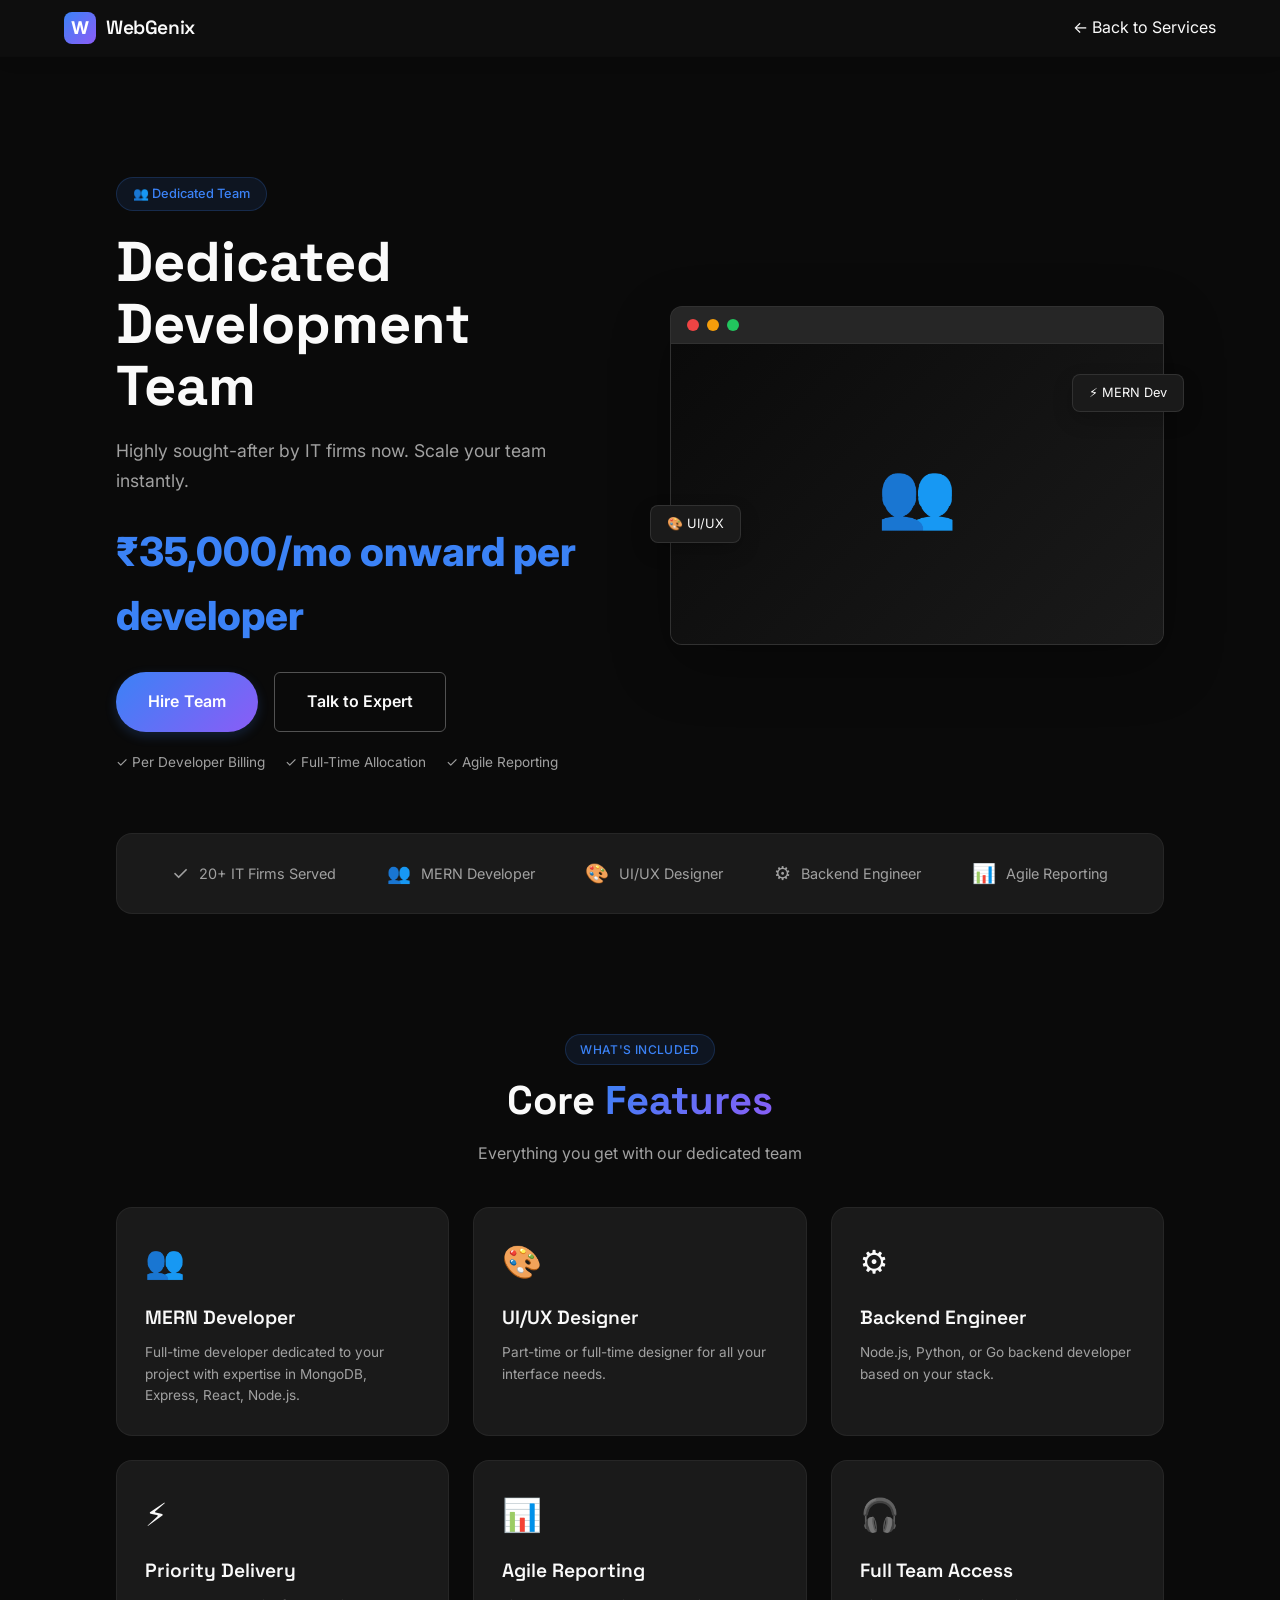
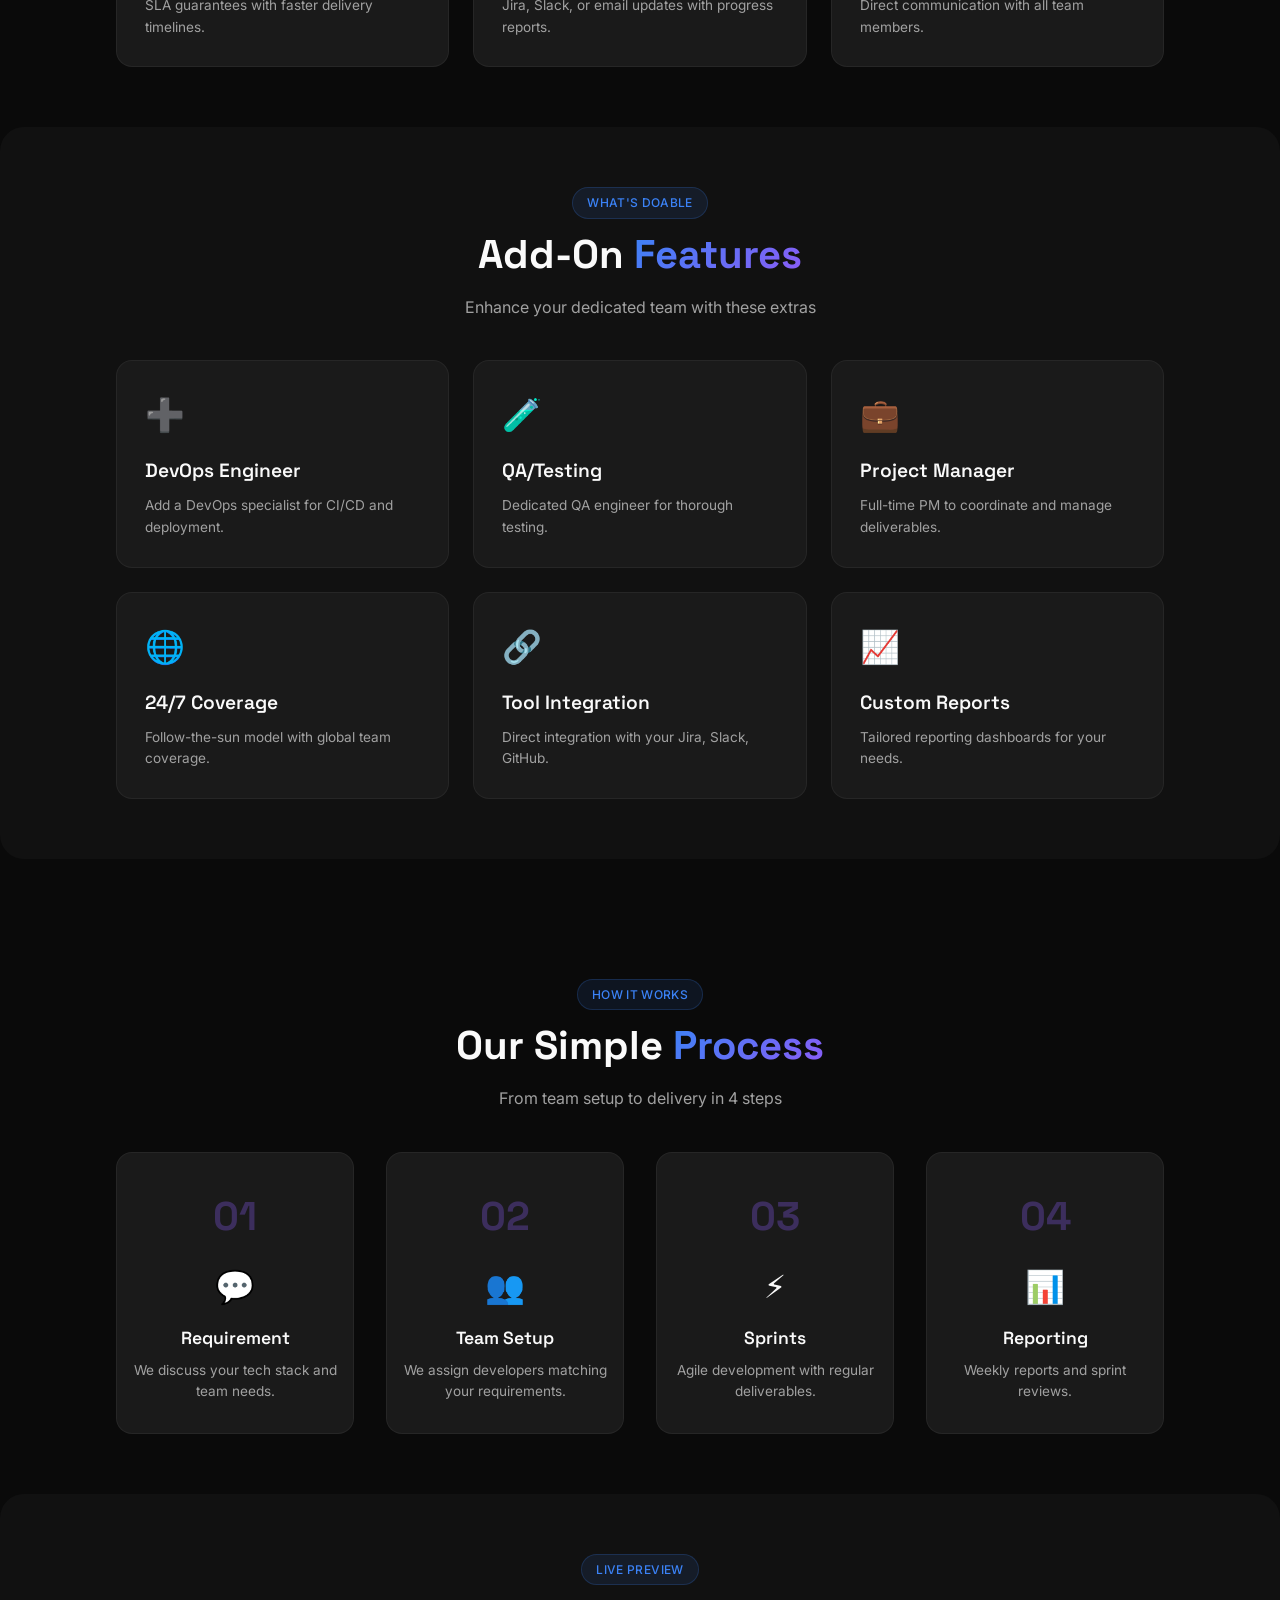
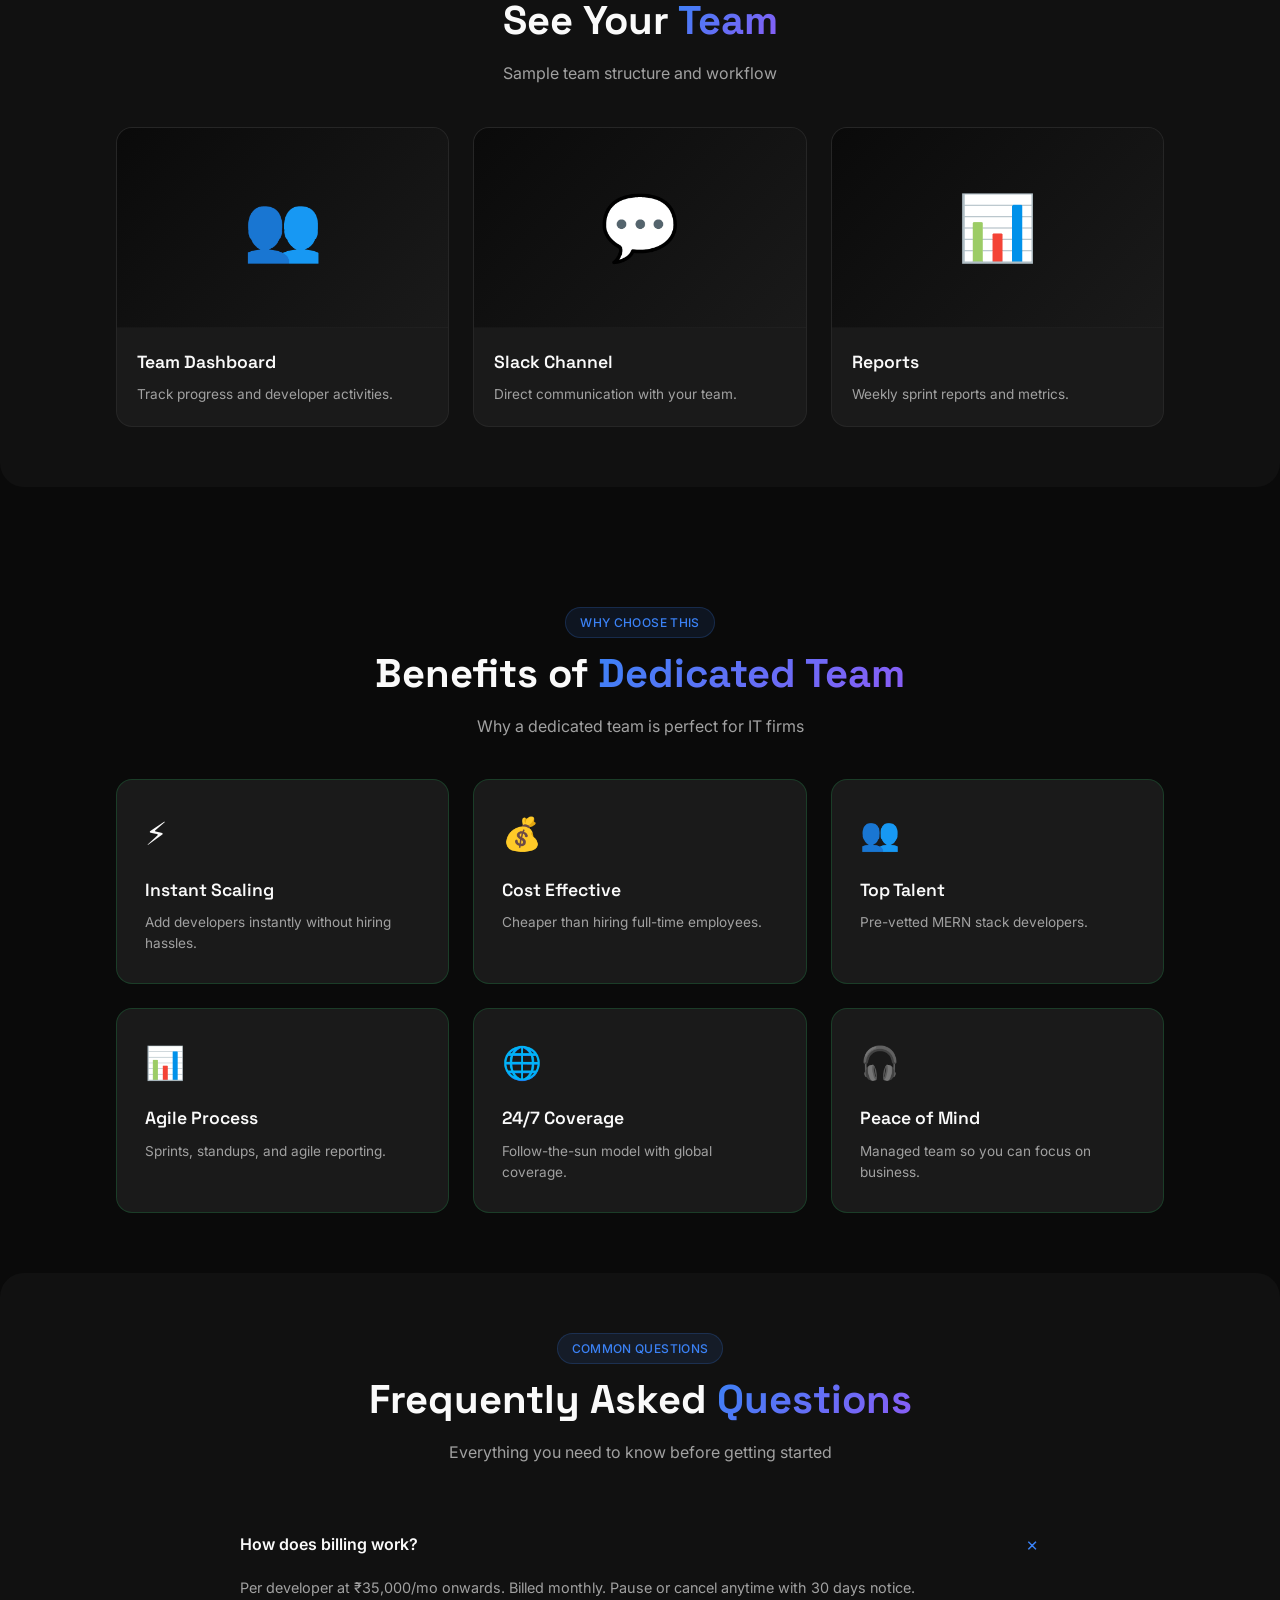
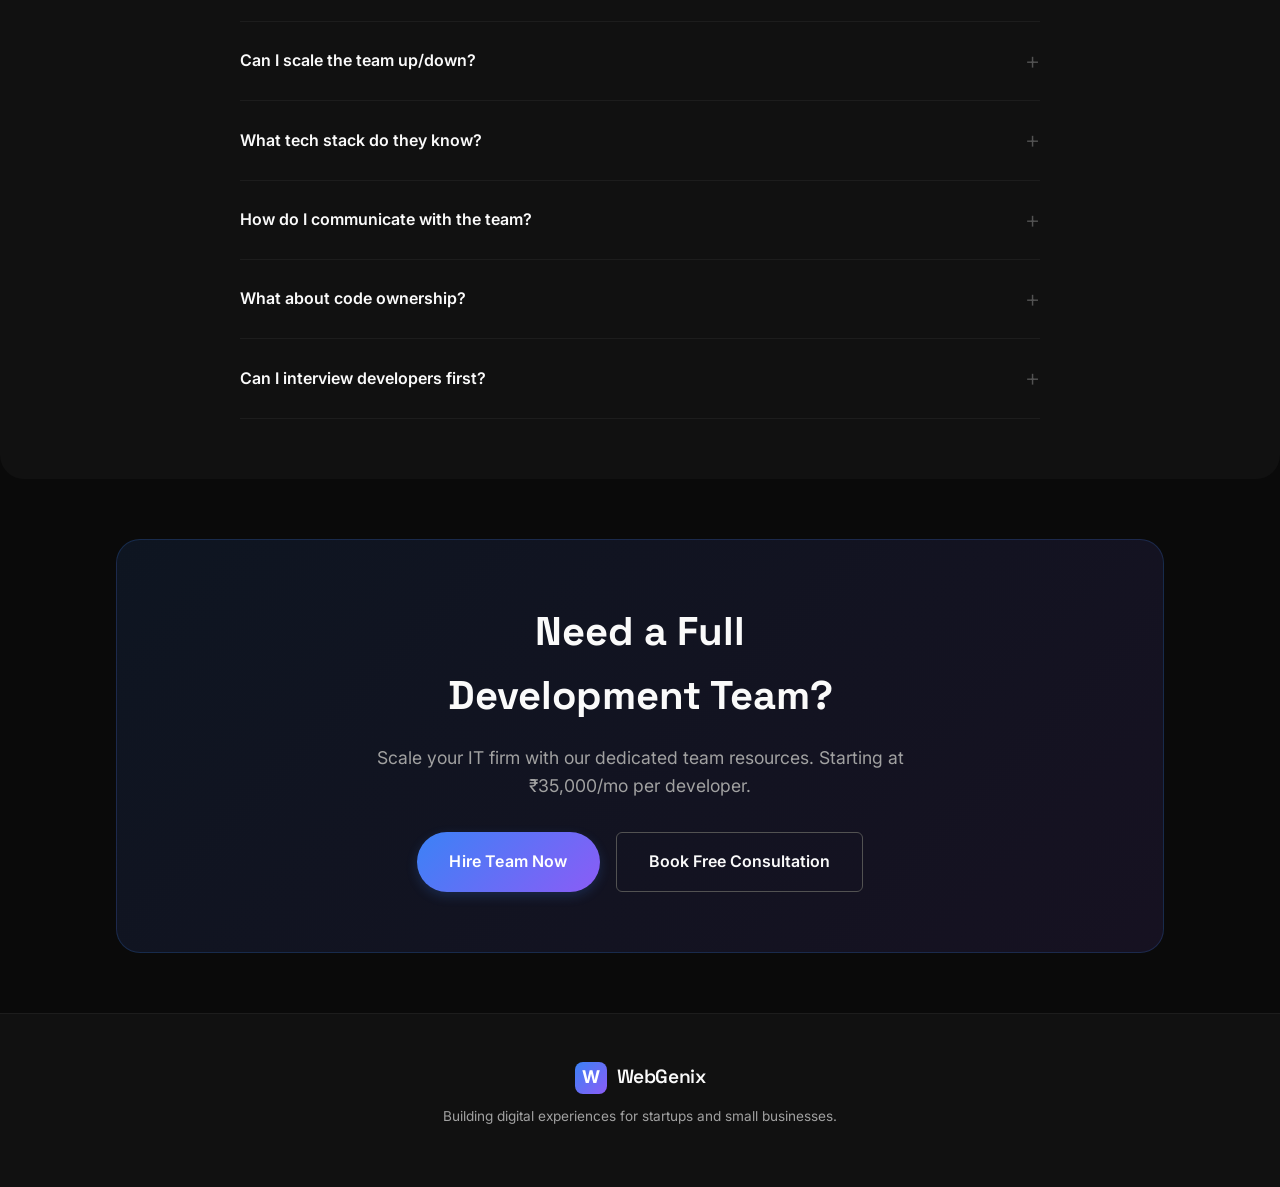
<file: services/dedicated-team.html>
<!DOCTYPE html>
<html lang="en" data-theme="dark">
<head>
    <meta charset="UTF-8">
    <meta name="viewport" content="width=device-width, initial-scale=1.0">
    <title>Dedicated Development Team - WebGenix</title>
    <link rel="preconnect" href="https://fonts.googleapis.com">
    <link href="https://fonts.googleapis.com/css2?family=Inter:wght@400;500;600;700&family=Space+Grotesk:wght@400;500;600;700&display=swap" rel="stylesheet">
    <link rel="stylesheet" href="../style.css">
    <style>
        .page-wrapper { max-width: 85vw; margin: 0 auto; padding: 0 20px; }
        .hero-section { padding: 120px 0 60px; min-height: auto; }
        .hero-grid { display: grid; grid-template-columns: 1fr 1fr; gap: 60px; align-items: center; }
        .hero-left { text-align: left; }
        .hero-badge { display: inline-flex; align-items: center; gap: 8px; padding: 6px 16px; background: rgba(59, 130, 246, 0.1); border: 1px solid rgba(59, 130, 246, 0.2); border-radius: 9999px; font-size: 0.8rem; font-weight: 500; color: var(--color-primary); margin-bottom: 20px; }
        .hero-title { font-family: var(--font-display); font-size: 3.5rem; font-weight: 800; line-height: 1.1; margin-bottom: 20px; }
        .hero-desc { font-size: 1.1rem; color: var(--color-text-secondary); margin-bottom: 24px; line-height: 1.7; }
        .price-display { font-size: 2.5rem; font-weight: 800; color: var(--color-primary); margin-bottom: 24px; }
        .cta-group { display: flex; gap: 16px; margin-bottom: 20px; }
        .trust-points { display: flex; gap: 20px; flex-wrap: wrap; }
        .trust-point { display: flex; align-items: center; gap: 6px; font-size: 0.85rem; color: var(--color-text-secondary); }
        .hero-right { position: relative; }
        .browser-mockup { background: var(--color-surface); border: 1px solid rgba(255, 255, 255, 0.1); border-radius: 12px; overflow: hidden; box-shadow: 0 20px 60px rgba(0, 0, 0, 0.3); }
        .browser-bar { background: rgba(255, 255, 255, 0.05); padding: 12px 16px; display: flex; gap: 8px; border-bottom: 1px solid rgba(255, 255, 255, 0.05); }
        .browser-dot { width: 12px; height: 12px; border-radius: 50%; }
        .dot-red { background: #ef4444; } .dot-yellow { background: #f59e0b; } .dot-green { background: #22c55e; }
        .browser-content { padding: 40px; min-height: 300px; display: flex; align-items: center; justify-content: center; font-size: 4rem; background: linear-gradient(135deg, var(--color-bg), var(--color-surface)); }
        .floating-badge { position: absolute; padding: 8px 16px; background: var(--color-surface); border: 1px solid rgba(255, 255, 255, 0.1); border-radius: 8px; font-size: 0.8rem; box-shadow: 0 8px 20px rgba(0, 0, 0, 0.2); animation: float 3s ease-in-out infinite; }
        .badge-1 { top: 20%; right: -20px; animation-delay: 0s; } .badge-2 { bottom: 30%; left: -20px; animation-delay: 1s; }
        @keyframes float { 0%, 100% { transform: translateY(0); } 50% { transform: translateY(-10px); } }
        .trust-bar { background: var(--color-surface); border: 1px solid rgba(255, 255, 255, 0.05); border-radius: 16px; padding: 24px 40px; margin: 0 0 60px; display: flex; justify-content: space-around; flex-wrap: wrap; gap: 20px; }
        .trust-item { display: flex; align-items: center; gap: 10px; font-size: 0.9rem; color: var(--color-text-secondary); }
        .trust-icon { font-size: 1.2rem; }
        .section-block { padding: 60px 0; }
        .section-block.alt { background: var(--color-bg-alt); border-radius: 24px; padding: 60px 40px; margin: 0 0 60px; }
        .section-title { font-family: var(--font-display); font-size: 2.5rem; font-weight: 700; margin-bottom: 16px; }
        .text-center { text-align: center; }
        .features-grid { display: grid; grid-template-columns: repeat(auto-fit, minmax(280px, 1fr)); gap: 24px; margin-top: 40px; }
        .feature-card { background: var(--color-surface); border: 1px solid rgba(255, 255, 255, 0.05); border-radius: 16px; padding: 28px; transition: all 300ms ease; }
        .feature-card:hover { transform: translateY(-5px); border-color: rgba(59, 130, 246, 0.2); }
        .feature-icon { font-size: 2rem; margin-bottom: 16px; }
        .feature-title { font-family: var(--font-display); font-size: 1.2rem; font-weight: 600; margin-bottom: 8px; }
        .feature-desc { font-size: 0.85rem; color: var(--color-text-secondary); line-height: 1.6; }
        .process-grid { display: grid; grid-template-columns: repeat(auto-fit, minmax(200px, 1fr)); gap: 32px; margin-top: 40px; }
        .process-card { text-align: center; padding: 32px 16px; background: var(--color-surface); border: 1px solid rgba(255, 255, 255, 0.05); border-radius: 16px; transition: all 300ms ease; }
        .process-card:hover { transform: translateY(-5px); border-color: rgba(139, 92, 246, 0.2); }
        .process-number { font-family: var(--font-display); font-size: 2.5rem; font-weight: 800; color: var(--color-accent); opacity: 0.3; margin-bottom: 12px; }
        .process-icon { font-size: 2rem; margin-bottom: 12px; }
        .process-title { font-family: var(--font-display); font-size: 1.1rem; font-weight: 600; margin-bottom: 8px; }
        .process-desc { font-size: 0.85rem; color: var(--color-text-secondary); line-height: 1.5; }
        .preview-grid { display: grid; grid-template-columns: repeat(auto-fit, minmax(300px, 1fr)); gap: 24px; margin-top: 40px; }
        .preview-card { background: var(--color-surface); border: 1px solid rgba(255, 255, 255, 0.05); border-radius: 16px; overflow: hidden; transition: all 300ms ease; }
        .preview-card:hover { transform: translateY(-5px); box-shadow: 0 12px 24px rgba(0, 0, 0, 0.2); }
        .preview-image { height: 200px; background: linear-gradient(135deg, var(--color-bg), var(--color-surface)); display: flex; align-items: center; justify-content: center; font-size: 4rem; border-bottom: 1px solid rgba(255, 255, 255, 0.05); }
        .preview-content { padding: 20px; }
        .preview-title { font-family: var(--font-display); font-size: 1.1rem; font-weight: 600; margin-bottom: 8px; }
        .preview-desc { font-size: 0.85rem; color: var(--color-text-secondary); }
        .benefits-grid { display: grid; grid-template-columns: repeat(auto-fit, minmax(280px, 1fr)); gap: 24px; margin-top: 40px; }
        .benefit-card { background: var(--color-surface); border: 1px solid rgba(34, 197, 94, 0.2); border-radius: 16px; padding: 28px; transition: all 300ms ease; }
        .benefit-card:hover { transform: translateY(-5px); border-color: rgba(34, 197, 94, 0.4); }
        .benefit-icon { font-size: 2rem; margin-bottom: 16px; }
        .benefit-title { font-family: var(--font-display); font-size: 1.1rem; font-weight: 600; margin-bottom: 8px; }
        .benefit-desc { font-size: 0.85rem; color: var(--color-text-secondary); line-height: 1.6; }
        .faq-list { max-width: 800px; margin: 40px auto 0; }
        .faq-item { border-bottom: 1px solid rgba(255, 255, 255, 0.05); padding: 20px 0; cursor: pointer; }
        .faq-question { display: flex; justify-content: space-between; align-items: center; font-weight: 600; font-size: 1rem; }
        .faq-toggle { font-size: 1.5rem; color: var(--color-text-muted); transition: all 250ms ease; font-weight: 300; }
        .faq-item.active .faq-toggle { transform: rotate(45deg); color: var(--color-primary); }
        .faq-answer { max-height: 0; overflow: hidden; transition: max-height 350ms ease, margin-top 350ms ease; color: var(--color-text-secondary); font-size: 0.9rem; line-height: 1.7; }
        .faq-item.active .faq-answer { max-height: 200px; margin-top: 12px; }
        .cta-banner { background: linear-gradient(135deg, rgba(59, 130, 246, 0.1), rgba(139, 92, 246, 0.1)); border: 1px solid rgba(59, 130, 246, 0.2); border-radius: 24px; padding: 60px 40px; text-align: center; margin: 60px 0; }
        .cta-banner h2 { font-family: var(--font-display); font-size: 2.5rem; font-weight: 800; margin-bottom: 16px; }
        .cta-banner p { font-size: 1.1rem; color: var(--color-text-secondary); margin-bottom: 32px; max-width: 600px; margin-left: auto; margin-right: auto; }
        .cta-buttons { display: flex; gap: 16px; justify-content: center; flex-wrap: wrap; }
        @media (max-width: 768px) {
            .hero-grid { grid-template-columns: 1fr; } .hero-left { text-align: center; } .cta-group { justify-content: center; flex-direction: column; align-items: center; } .trust-points { justify-content: center; } .hero-title { font-size: 2.5rem; } .price-display { font-size: 2rem; } .trust-bar { flex-direction: column; align-items: center; }
        }
    </style>
</head>
<body>
    <header class="header" id="header">
        <div class="container">
            <div class="header-content">
                <a href="../index.html" class="logo">
                    <div class="logo-icon"><span>W</span></div>
                    <span class="logo-text">WebGenix</span>
                </a>
                <a href="../index.html#services" class="btn-nav">← Back to Services</a>
            </div>
        </div>
    </header>

    <section class="hero-section">
        <div class="page-wrapper">
            <div class="hero-grid">
                <div class="hero-left animate-on-scroll">
                    <div class="hero-badge">👥 Dedicated Team</div>
                    <h1 class="hero-title">Dedicated<br>Development Team</h1>
                    <p class="hero-desc">Highly sought-after by IT firms now. Scale your team instantly.</p>
                    <div class="price-display">₹35,000/mo onward per developer</div>
                    <div class="cta-group">
                        <a href="../index.html#contact" class="btn btn-primary btn-lg">Hire Team</a>
                        <a href="../index.html#contact" class="btn btn-secondary btn-lg">Talk to Expert</a>
                    </div>
                    <div class="trust-points">
                        <div class="trust-point">✓ Per Developer Billing</div>
                        <div class="trust-point">✓ Full-Time Allocation</div>
                        <div class="trust-point">✓ Agile Reporting</div>
                    </div>
                </div>
                <div class="hero-right animate-on-scroll">
                    <div class="browser-mockup">
                        <div class="browser-bar">
                            <div class="browser-dot dot-red"></div>
                            <div class="browser-dot dot-yellow"></div>
                            <div class="browser-dot dot-green"></div>
                        </div>
                        <div class="browser-content">👥</div>
                    </div>
                    <div class="floating-badge badge-1">⚡ MERN Dev</div>
                    <div class="floating-badge badge-2">🎨 UI/UX</div>
                </div>
            </div>
        </div>
    </section>

    <div class="page-wrapper">
        <div class="trust-bar animate-on-scroll">
            <div class="trust-item"><span class="trust-icon">✓</span> 20+ IT Firms Served</div>
            <div class="trust-item"><span class="trust-icon">👥</span> MERN Developer</div>
            <div class="trust-item"><span class="trust-icon">🎨</span> UI/UX Designer</div>
            <div class="trust-item"><span class="trust-icon">⚙</span> Backend Engineer</div>
            <div class="trust-item"><span class="trust-icon">📊</span> Agile Reporting</div>
        </div>
    </div>

    <section class="section-block">
        <div class="page-wrapper">
            <div class="text-center animate-on-scroll">
                <div class="section-tag">What's Included</div>
                <h2 class="section-title">Core <span class="text-gradient">Features</span></h2>
                <p class="section-description">Everything you get with our dedicated team</p>
            </div>
            <div class="features-grid">
                <div class="feature-card animate-on-scroll">
                    <div class="feature-icon">👥</div>
                    <h3 class="feature-title">MERN Developer</h3>
                    <p class="feature-desc">Full-time developer dedicated to your project with expertise in MongoDB, Express, React, Node.js.</p>
                </div>
                <div class="feature-card animate-on-scroll">
                    <div class="feature-icon">🎨</div>
                    <h3 class="feature-title">UI/UX Designer</h3>
                    <p class="feature-desc">Part-time or full-time designer for all your interface needs.</p>
                </div>
                <div class="feature-card animate-on-scroll">
                    <div class="feature-icon">⚙</div>
                    <h3 class="feature-title">Backend Engineer</h3>
                    <p class="feature-desc">Node.js, Python, or Go backend developer based on your stack.</p>
                </div>
                <div class="feature-card animate-on-scroll">
                    <div class="feature-icon">⚡</div>
                    <h3 class="feature-title">Priority Delivery</h3>
                    <p class="feature-desc">SLA guarantees with faster delivery timelines.</p>
                </div>
                <div class="feature-card animate-on-scroll">
                    <div class="feature-icon">📊</div>
                    <h3 class="feature-title">Agile Reporting</h3>
                    <p class="feature-desc">Jira, Slack, or email updates with progress reports.</p>
                </div>
                <div class="feature-card animate-on-scroll">
                    <div class="feature-icon">🎧</div>
                    <h3 class="feature-title">Full Team Access</h3>
                    <p class="feature-desc">Direct communication with all team members.</p>
                </div>
            </div>
        </div>
    </section>

    <section class="section-block alt">
        <div class="page-wrapper">
            <div class="text-center animate-on-scroll">
                <div class="section-tag">What's Doable</div>
                <h2 class="section-title">Add-On <span class="text-gradient">Features</span></h2>
                <p class="section-description">Enhance your dedicated team with these extras</p>
            </div>
            <div class="features-grid">
                <div class="feature-card animate-on-scroll">
                    <div class="feature-icon">➕</div>
                    <h3 class="feature-title">DevOps Engineer</h3>
                    <p class="feature-desc">Add a DevOps specialist for CI/CD and deployment.</p>
                </div>
                <div class="feature-card animate-on-scroll">
                    <div class="feature-icon">🧪</div>
                    <h3 class="feature-title">QA/Testing</h3>
                    <p class="feature-desc">Dedicated QA engineer for thorough testing.</p>
                </div>
                <div class="feature-card animate-on-scroll">
                    <div class="feature-icon">💼</div>
                    <h3 class="feature-title">Project Manager</h3>
                    <p class="feature-desc">Full-time PM to coordinate and manage deliverables.</p>
                </div>
                <div class="feature-card animate-on-scroll">
                    <div class="feature-icon">🌐</div>
                    <h3 class="feature-title">24/7 Coverage</h3>
                    <p class="feature-desc">Follow-the-sun model with global team coverage.</p>
                </div>
                <div class="feature-card animate-on-scroll">
                    <div class="feature-icon">🔗</div>
                    <h3 class="feature-title">Tool Integration</h3>
                    <p class="feature-desc">Direct integration with your Jira, Slack, GitHub.</p>
                </div>
                <div class="feature-card animate-on-scroll">
                    <div class="feature-icon">📈</div>
                    <h3 class="feature-title">Custom Reports</h3>
                    <p class="feature-desc">Tailored reporting dashboards for your needs.</p>
                </div>
            </div>
        </div>
    </section>

    <section class="section-block">
        <div class="page-wrapper">
            <div class="text-center animate-on-scroll">
                <div class="section-tag">How It Works</div>
                <h2 class="section-title">Our Simple <span class="text-gradient">Process</span></h2>
                <p class="section-description">From team setup to delivery in 4 steps</p>
            </div>
            <div class="process-grid">
                <div class="process-card animate-on-scroll">
                    <div class="process-number">01</div>
                    <div class="process-icon">💬</div>
                    <h3 class="process-title">Requirement</h3>
                    <p class="process-desc">We discuss your tech stack and team needs.</p>
                </div>
                <div class="process-card animate-on-scroll">
                    <div class="process-number">02</div>
                    <div class="process-icon">👥</div>
                    <h3 class="process-title">Team Setup</h3>
                    <p class="process-desc">We assign developers matching your requirements.</p>
                </div>
                <div class="process-card animate-on-scroll">
                    <div class="process-number">03</div>
                    <div class="process-icon">⚡</div>
                    <h3 class="process-title">Sprints</h3>
                    <p class="process-desc">Agile development with regular deliverables.</p>
                </div>
                <div class="process-card animate-on-scroll">
                    <div class="process-number">04</div>
                    <div class="process-icon">📊</div>
                    <h3 class="process-title">Reporting</h3>
                    <p class="process-desc">Weekly reports and sprint reviews.</p>
                </div>
            </div>
        </div>
    </section>

    <section class="section-block alt">
        <div class="page-wrapper">
            <div class="text-center animate-on-scroll">
                <div class="section-tag">Live Preview</div>
                <h2 class="section-title">See Your <span class="text-gradient">Team</span></h2>
                <p class="section-description">Sample team structure and workflow</p>
            </div>
            <div class="preview-grid">
                <div class="preview-card animate-on-scroll">
                    <div class="preview-image">👥</div>
                    <div class="preview-content">
                        <h4 class="preview-title">Team Dashboard</h4>
                        <p class="preview-desc">Track progress and developer activities.</p>
                    </div>
                </div>
                <div class="preview-card animate-on-scroll">
                    <div class="preview-image">💬</div>
                    <div class="preview-content">
                        <h4 class="preview-title">Slack Channel</h4>
                        <p class="preview-desc">Direct communication with your team.</p>
                    </div>
                </div>
                <div class="preview-card animate-on-scroll">
                    <div class="preview-image">📊</div>
                    <div class="preview-content">
                        <h4 class="preview-title">Reports</h4>
                        <p class="preview-desc">Weekly sprint reports and metrics.</p>
                    </div>
                </div>
            </div>
        </div>
    </section>

    <section class="section-block">
        <div class="page-wrapper">
            <div class="text-center animate-on-scroll">
                <div class="section-tag">Why Choose This</div>
                <h2 class="section-title">Benefits of <span class="text-gradient">Dedicated Team</span></h2>
                <p class="section-description">Why a dedicated team is perfect for IT firms</p>
            </div>
            <div class="benefits-grid">
                <div class="benefit-card animate-on-scroll">
                    <div class="benefit-icon">⚡</div>
                    <h3 class="benefit-title">Instant Scaling</h3>
                    <p class="benefit-desc">Add developers instantly without hiring hassles.</p>
                </div>
                <div class="benefit-card animate-on-scroll">
                    <div class="benefit-icon">💰</div>
                    <h3 class="benefit-title">Cost Effective</h3>
                    <p class="benefit-desc">Cheaper than hiring full-time employees.</p>
                </div>
                <div class="benefit-card animate-on-scroll">
                    <div class="benefit-icon">👥</div>
                    <h3 class="benefit-title">Top Talent</h3>
                    <p class="benefit-desc">Pre-vetted MERN stack developers.</p>
                </div>
                <div class="benefit-card animate-on-scroll">
                    <div class="benefit-icon">📊</div>
                    <h3 class="benefit-title">Agile Process</h3>
                    <p class="benefit-desc">Sprints, standups, and agile reporting.</p>
                </div>
                <div class="benefit-card animate-on-scroll">
                    <div class="benefit-icon">🌐</div>
                    <h3 class="benefit-title">24/7 Coverage</h3>
                    <p class="benefit-desc">Follow-the-sun model with global coverage.</p>
                </div>
                <div class="benefit-card animate-on-scroll">
                    <div class="benefit-icon">🎧</div>
                    <h3 class="benefit-title">Peace of Mind</h3>
                    <p class="benefit-desc">Managed team so you can focus on business.</p>
                </div>
            </div>
        </div>
    </section>

    <section class="section-block alt">
        <div class="page-wrapper">
            <div class="text-center animate-on-scroll">
                <div class="section-tag">Common Questions</div>
                <h2 class="section-title">Frequently Asked <span class="text-gradient">Questions</span></h2>
                <p class="section-description">Everything you need to know before getting started</p>
            </div>
            <div class="faq-list">
                <div class="faq-item active" data-index="0">
                    <div class="faq-question">
                        <span>How does billing work?</span>
                        <span class="faq-toggle">+</span>
                    </div>
                    <div class="faq-answer">
                        <p>Per developer at ₹35,000/mo onwards. Billed monthly. Pause or cancel anytime with 30 days notice.</p>
                    </div>
                </div>
                <div class="faq-item" data-index="1">
                    <div class="faq-question">
                        <span>Can I scale the team up/down?</span>
                        <span class="faq-toggle">+</span>
                    </div>
                    <div class="faq-answer">
                        <p>Yes! Add or remove developers with 15 days notice. Perfect for changing project needs.</p>
                    </div>
                </div>
                <div class="faq-item" data-index="2">
                    <div class="faq-question">
                        <span>What tech stack do they know?</span>
                        <span class="faq-toggle">+</span>
                    </div>
                    <div class="faq-answer">
                        <p>Primarily MERN stack. Additional skills: Python, Go, React Native, UI/UX design.</p>
                    </div>
                </div>
                <div class="faq-item" data-index="3">
                    <div class="faq-question">
                        <span>How do I communicate with the team?</span>
                        <span class="faq-toggle">+</span>
                    </div>
                    <div class="faq-answer">
                        <p>Slack, Jira, email, or video calls. Direct access to all team members.</p>
                    </div>
                </div>
                <div class="faq-item" data-index="4">
                    <div class="faq-question">
                        <span>What about code ownership?</span>
                        <span class="faq-toggle">+</span>
                    </div>
                    <div class="faq-answer">
                        <p>You own 100% of the code. We sign NDAs and transfer repos upon request.</p>
                    </div>
                </div>
                <div class="faq-item" data-index="5">
                    <div class="faq-question">
                        <span>Can I interview developers first?</span>
                        <span class="faq-toggle">+</span>
                    </div>
                    <div class="faq-answer">
                        <p>Yes! Interview and approve developers before they join your dedicated team.</p>
                    </div>
                </div>
            </div>
        </div>
    </section>

    <div class="page-wrapper">
        <div class="cta-banner animate-on-scroll">
            <h2>Need a Full<br>Development Team?</h2>
            <p>Scale your IT firm with our dedicated team resources. Starting at ₹35,000/mo per developer.</p>
            <div class="cta-buttons">
                <a href="../index.html#contact" class="btn btn-primary btn-lg">Hire Team Now</a>
                <a href="../index.html#contact" class="btn btn-secondary btn-lg">Book Free Consultation</a>
            </div>
        </div>
    </div>

    <footer class="footer">
        <div class="container">
            <div class="footer-top" style="grid-template-columns: 1fr; text-align: center;">
                <div class="footer-brand">
                    <div class="logo" style="justify-content: center;">
                        <div class="logo-icon"><span>W</span></div>
                        <span class="logo-text">WebGenix</span>
                    </div>
                    <p>Building digital experiences for startups and small businesses.</p>
                </div>
            </div>
        </div>
    </footer>

    <script src="../script.js"></script>
    <script>
        document.querySelectorAll('.faq-item').forEach(item => {
            item.querySelector('.faq-question').addEventListener('click', function() {
                const isActive = item.classList.contains('active');
                document.querySelectorAll('.faq-item').forEach(f => f.classList.remove('active'));
                if (!isActive) item.classList.add('active');
            });
        });
    </script>
</body>
</html>
</file>
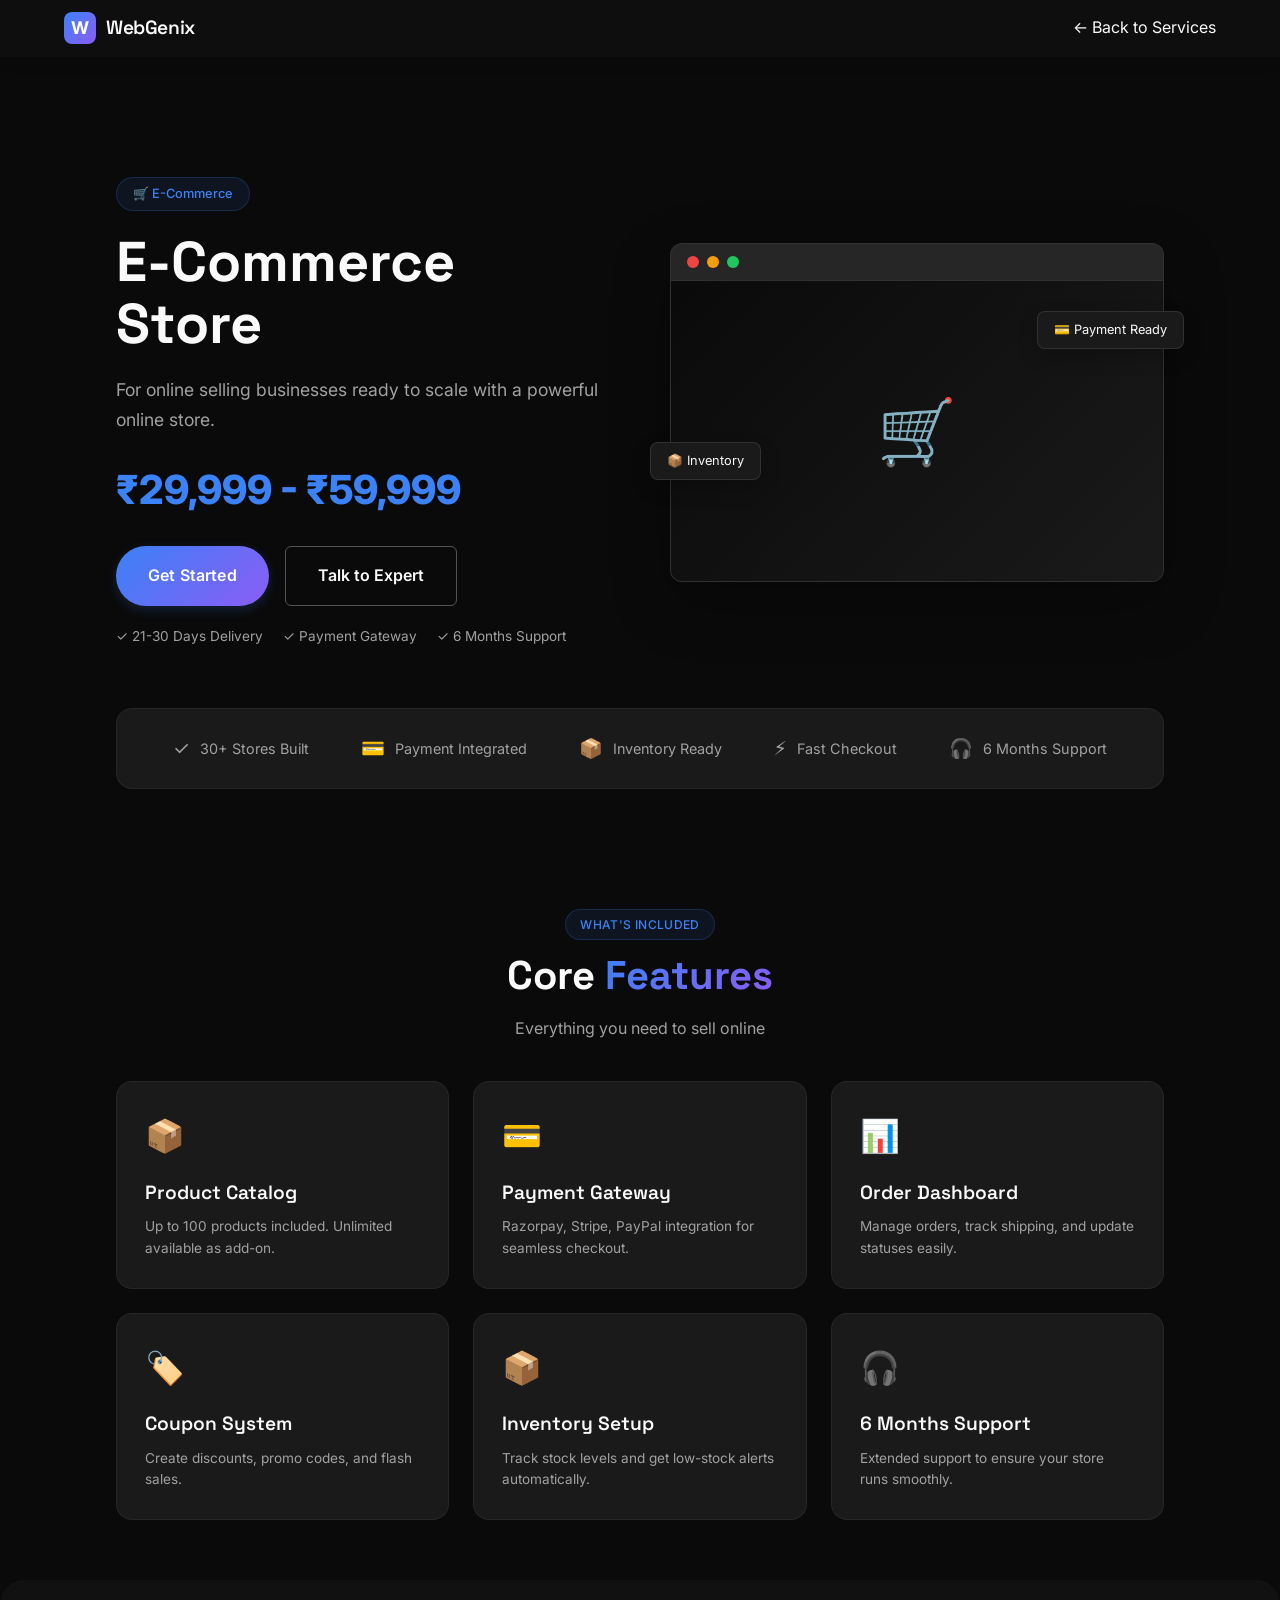
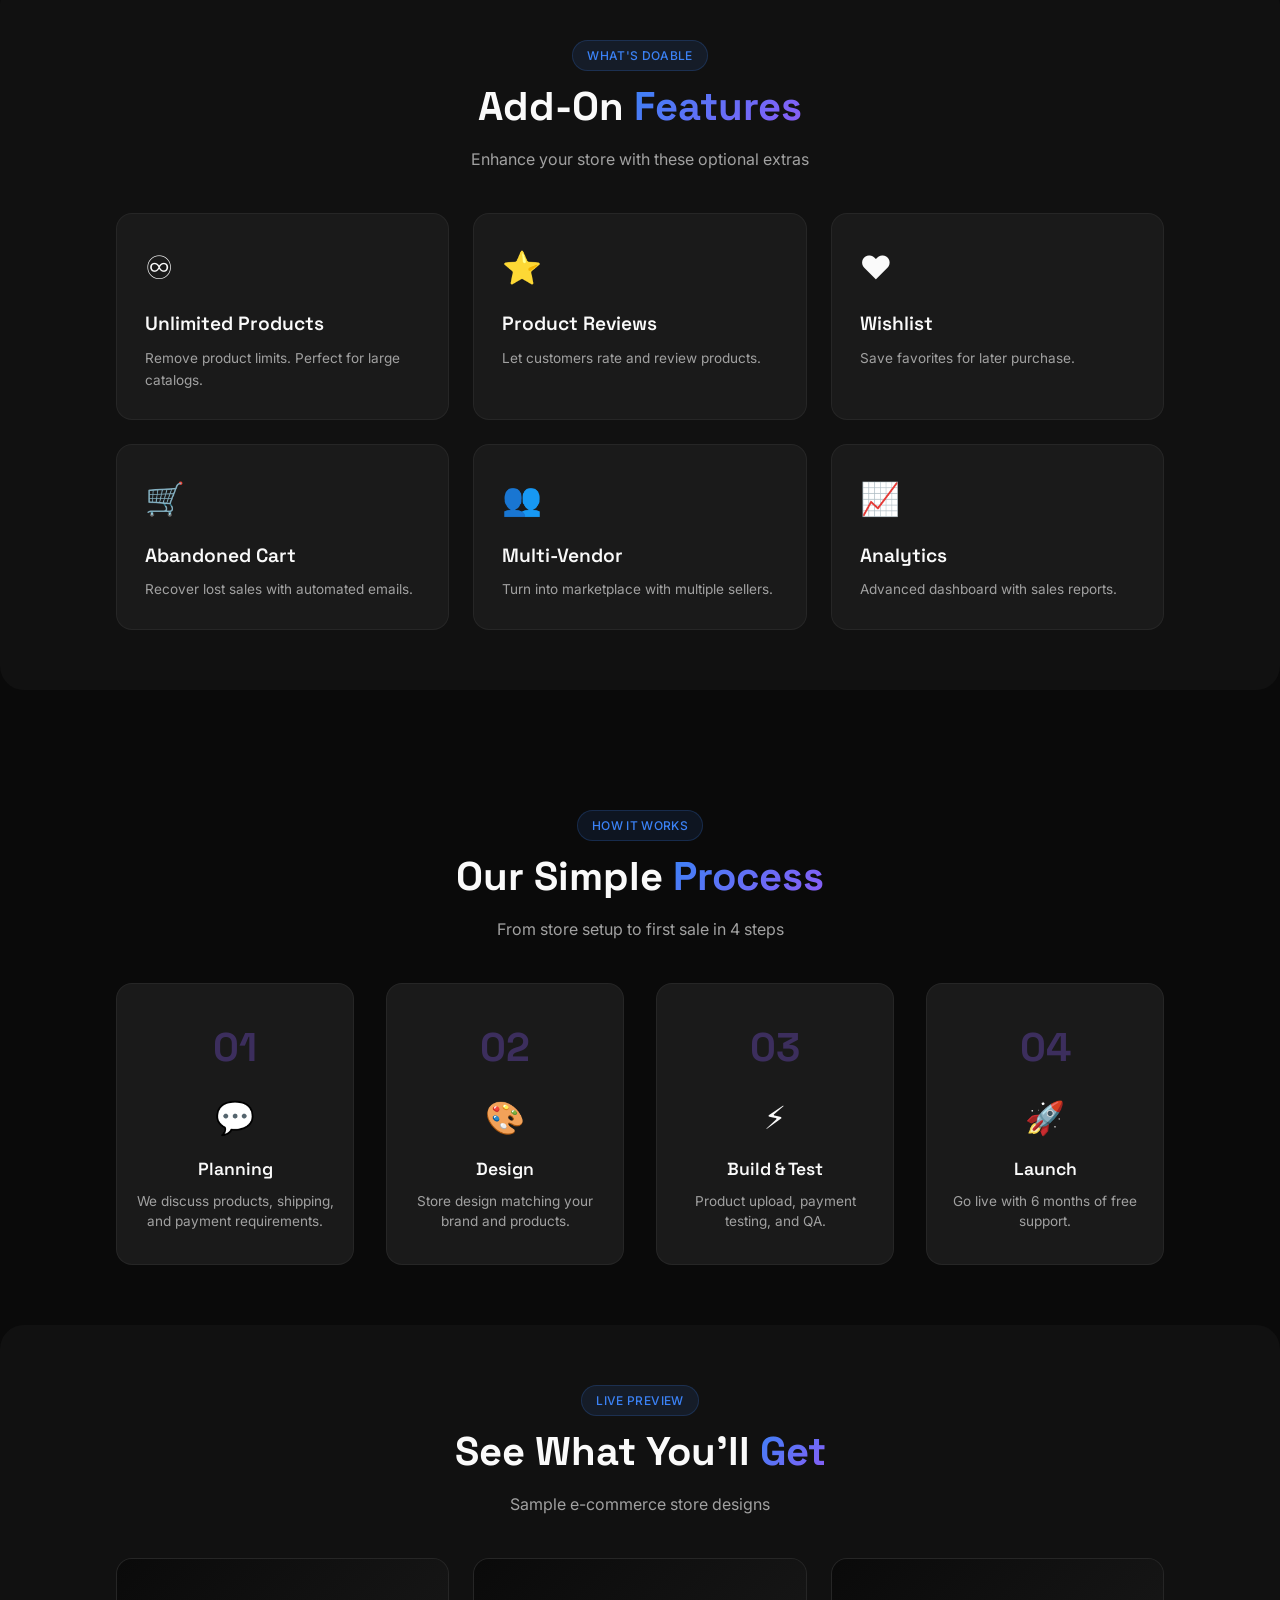
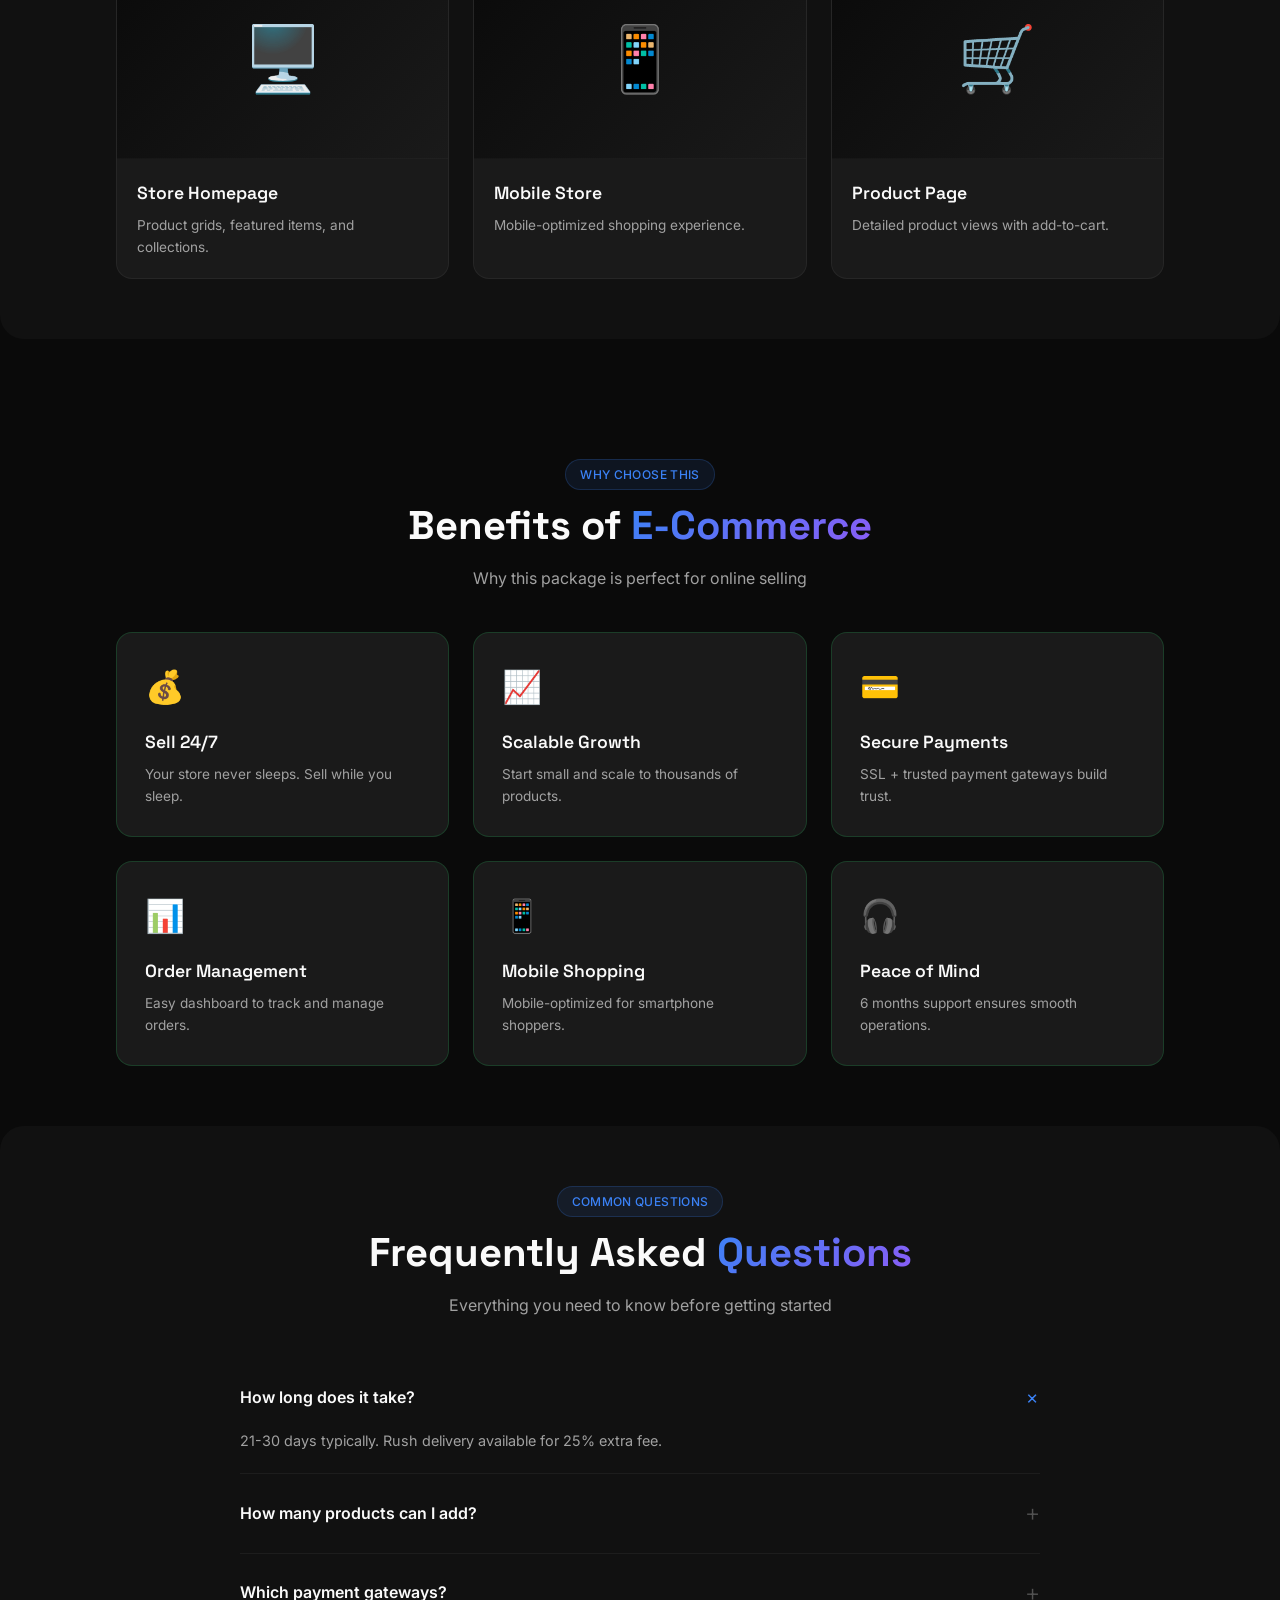
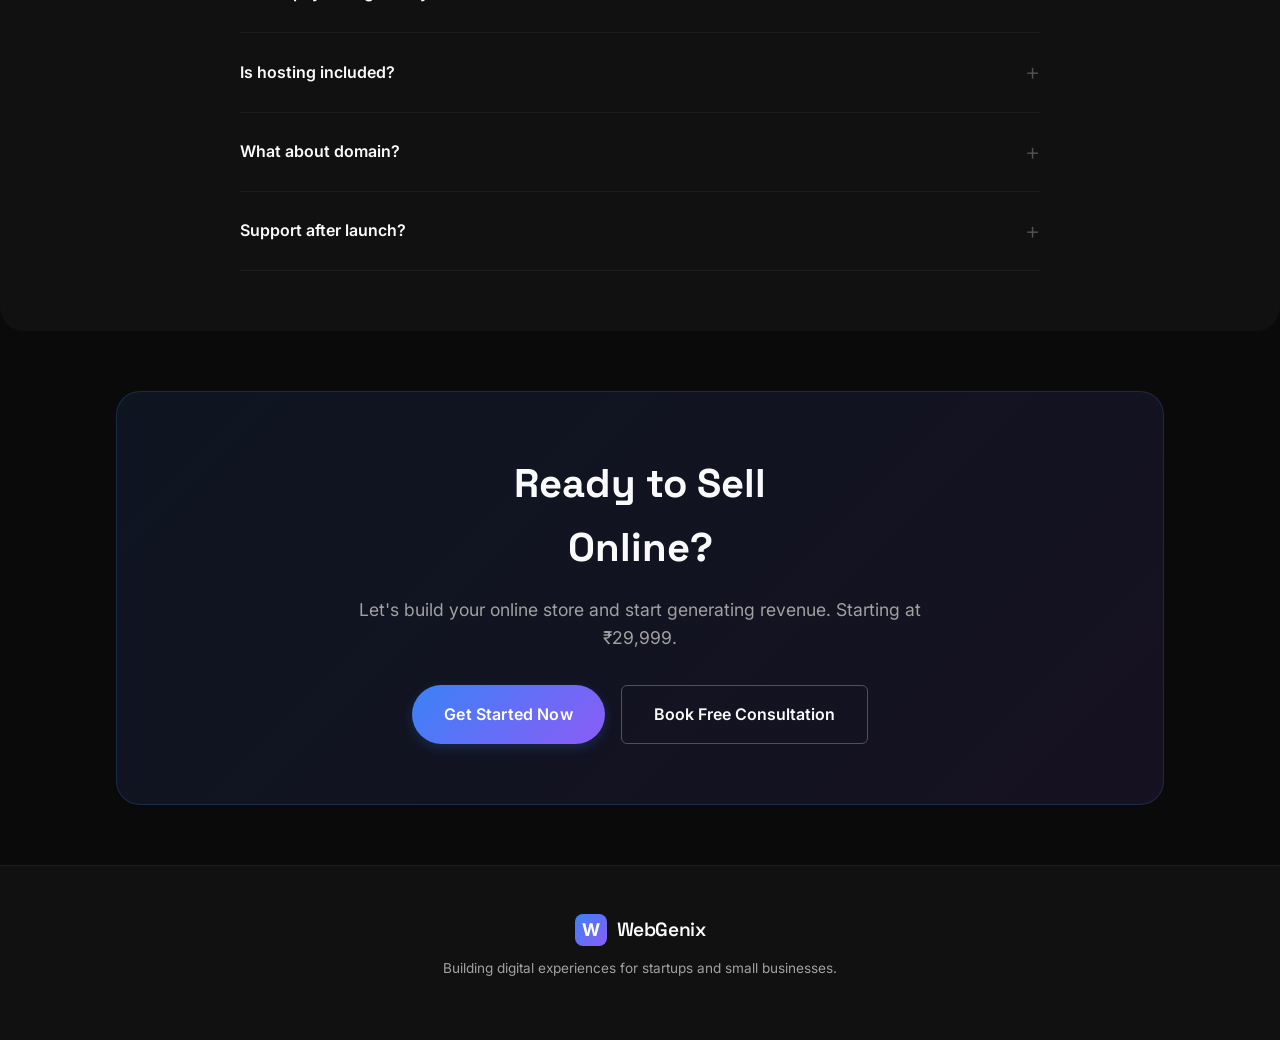
<file: services/ecommerce-store.html>
<!DOCTYPE html>
<html lang="en" data-theme="dark">
<head>
    <meta charset="UTF-8">
    <meta name="viewport" content="width=device-width, initial-scale=1.0">
    <title>E-Commerce Store - WebGenix</title>
    <link rel="preconnect" href="https://fonts.googleapis.com">
    <link href="https://fonts.googleapis.com/css2?family=Inter:wght@400;500;600;700&family=Space+Grotesk:wght@400;500;600;700&display=swap" rel="stylesheet">
    <link rel="stylesheet" href="../style.css">
    <style>
        .page-wrapper { max-width: 85vw; margin: 0 auto; padding: 0 20px; }
        .hero-section { padding: 120px 0 60px; min-height: auto; }
        .hero-grid { display: grid; grid-template-columns: 1fr 1fr; gap: 60px; align-items: center; }
        .hero-left { text-align: left; }
        .hero-badge { display: inline-flex; align-items: center; gap: 8px; padding: 6px 16px; background: rgba(59, 130, 246, 0.1); border: 1px solid rgba(59, 130, 246, 0.2); border-radius: 9999px; font-size: 0.8rem; font-weight: 500; color: var(--color-primary); margin-bottom: 20px; }
        .hero-title { font-family: var(--font-display); font-size: 3.5rem; font-weight: 800; line-height: 1.1; margin-bottom: 20px; }
        .hero-desc { font-size: 1.1rem; color: var(--color-text-secondary); margin-bottom: 24px; line-height: 1.7; }
        .price-display { font-size: 2.5rem; font-weight: 800; color: var(--color-primary); margin-bottom: 24px; }
        .cta-group { display: flex; gap: 16px; margin-bottom: 20px; }
        .trust-points { display: flex; gap: 20px; flex-wrap: wrap; }
        .trust-point { display: flex; align-items: center; gap: 6px; font-size: 0.85rem; color: var(--color-text-secondary); }
        .hero-right { position: relative; }
        .browser-mockup { background: var(--color-surface); border: 1px solid rgba(255, 255, 255, 0.1); border-radius: 12px; overflow: hidden; box-shadow: 0 20px 60px rgba(0,0,0,0.3); }
        .browser-bar { background: rgba(255, 255, 255, 0.05); padding: 12px 16px; display: flex; gap: 8px; border-bottom: 1px solid rgba(255, 255, 255, 0.05); }
        .browser-dot { width: 12px; height: 12px; border-radius: 50%; }
        .dot-red { background: #ef4444; } .dot-yellow { background: #f59e0b; } .dot-green { background: #22c55e; }
        .browser-content { padding: 40px; min-height: 300px; display: flex; align-items: center; justify-content: center; font-size: 4rem; background: linear-gradient(135deg, var(--color-bg), var(--color-surface)); }
        .floating-badge { position: absolute; padding: 8px 16px; background: var(--color-surface); border: 1px solid rgba(255, 255, 255, 0.1); border-radius: 8px; font-size: 0.8rem; box-shadow: 0 8px 20px rgba(0,0,0,0.2); animation: float 3s ease-in-out infinite; }
        .badge-1 { top: 20%; right: -20px; animation-delay: 0s; }
        .badge-2 { bottom: 30%; left: -20px; animation-delay: 1s; }
        @keyframes float { 0%, 100% { transform: translateY(0); } 50% { transform: translateY(-10px); } }
        .trust-bar { background: var(--color-surface); border: 1px solid rgba(255, 255, 255, 0.05); border-radius: 16px; padding: 24px 40px; margin: 0 0 60px; display: flex; justify-content: space-around; flex-wrap: wrap; gap: 20px; }
        .trust-item { display: flex; align-items: center; gap: 10px; font-size: 0.9rem; color: var(--color-text-secondary); }
        .trust-icon { font-size: 1.2rem; }
        .section-block { padding: 60px 0; }
        .section-block.alt { background: var(--color-bg-alt); border-radius: 24px; padding: 60px 40px; margin: 0 0 60px; }
        .section-title { font-family: var(--font-display); font-size: 2.5rem; font-weight: 700; margin-bottom: 16px; }
        .text-center { text-align: center; }
        .features-grid { display: grid; grid-template-columns: repeat(auto-fit, minmax(280px, 1fr)); gap: 24px; margin-top: 40px; }
        .feature-card { background: var(--color-surface); border: 1px solid rgba(255, 255, 255, 0.05); border-radius: 16px; padding: 28px; transition: all 300ms ease; }
        .feature-card:hover { transform: translateY(-5px); border-color: rgba(59, 130, 246, 0.2); }
        .feature-icon { font-size: 2rem; margin-bottom: 16px; }
        .feature-title { font-family: var(--font-display); font-size: 1.2rem; font-weight: 600; margin-bottom: 8px; }
        .feature-desc { font-size: 0.85rem; color: var(--color-text-secondary); line-height: 1.6; }
        .process-grid { display: grid; grid-template-columns: repeat(auto-fit, minmax(200px, 1fr)); gap: 32px; margin-top: 40px; }
        .process-card { text-align: center; padding: 32px 16px; background: var(--color-surface); border: 1px solid rgba(255, 255, 255, 0.05); border-radius: 16px; transition: all 300ms ease; }
        .process-card:hover { transform: translateY(-5px); border-color: rgba(139, 92, 246, 0.2); }
        .process-number { font-family: var(--font-display); font-size: 2.5rem; font-weight: 800; color: var(--color-accent); opacity: 0.3; margin-bottom: 12px; }
        .process-icon { font-size: 2rem; margin-bottom: 12px; }
        .process-title { font-family: var(--font-display); font-size: 1.1rem; font-weight: 600; margin-bottom: 8px; }
        .process-desc { font-size: 0.85rem; color: var(--color-text-secondary); line-height: 1.5; }
        .preview-grid { display: grid; grid-template-columns: repeat(auto-fit, minmax(300px, 1fr)); gap: 24px; margin-top: 40px; }
        .preview-card { background: var(--color-surface); border: 1px solid rgba(255, 255, 255, 0.05); border-radius: 16px; overflow: hidden; transition: all 300ms ease; }
        .preview-card:hover { transform: translateY(-5px); box-shadow: 0 12px 24px rgba(0,0,0,0.2); }
        .preview-image { height: 200px; background: linear-gradient(135deg, var(--color-bg), var(--color-surface)); display: flex; align-items: center; justify-content: center; font-size: 4rem; border-bottom: 1px solid rgba(255, 255, 255, 0.05); }
        .preview-content { padding: 20px; }
        .preview-title { font-family: var(--font-display); font-size: 1.1rem; font-weight: 600; margin-bottom: 8px; }
        .preview-desc { font-size: 0.85rem; color: var(--color-text-secondary); }
        .benefits-grid { display: grid; grid-template-columns: repeat(auto-fit, minmax(280px, 1fr)); gap: 24px; margin-top: 40px; }
        .benefit-card { background: var(--color-surface); border: 1px solid rgba(34, 197, 94, 0.2); border-radius: 16px; padding: 28px; transition: all 300ms ease; }
        .benefit-card:hover { transform: translateY(-5px); border-color: rgba(34, 197, 94, 0.4); }
        .benefit-icon { font-size: 2rem; margin-bottom: 16px; }
        .benefit-title { font-family: var(--font-display); font-size: 1.1rem; font-weight: 600; margin-bottom: 8px; }
        .benefit-desc { font-size: 0.85rem; color: var(--color-text-secondary); line-height: 1.6; }
        .faq-list { max-width: 800px; margin: 40px auto 0; }
        .faq-item { border-bottom: 1px solid rgba(255, 255, 255, 0.05); padding: 20px 0; cursor: pointer; }
        .faq-question { display: flex; justify-content: space-between; align-items: center; font-weight: 600; font-size: 1rem; }
        .faq-toggle { font-size: 1.5rem; color: var(--color-text-muted); transition: all 250ms ease; font-weight: 300; }
        .faq-item.active .faq-toggle { transform: rotate(45deg); color: var(--color-primary); }
        .faq-answer { max-height: 0; overflow: hidden; transition: max-height 350ms ease, margin-top 350ms ease; color: var(--color-text-secondary); font-size: 0.9rem; line-height: 1.7; }
        .faq-item.active .faq-answer { max-height: 200px; margin-top: 12px; }
        .cta-banner { background: linear-gradient(135deg, rgba(59, 130, 246, 0.1), rgba(139, 92, 246, 0.1)); border: 1px solid rgba(59, 130, 246, 0.2); border-radius: 24px; padding: 60px 40px; text-align: center; margin: 60px 0; }
        .cta-banner h2 { font-family: var(--font-display); font-size: 2.5rem; font-weight: 800; margin-bottom: 16px; }
        .cta-banner p { font-size: 1.1rem; color: var(--color-text-secondary); margin-bottom: 32px; max-width: 600px; margin-left: auto; margin-right: auto; }
        .cta-buttons { display: flex; gap: 16px; justify-content: center; flex-wrap: wrap; }
        @media (max-width: 768px) {
            .hero-grid { grid-template-columns: 1fr; } .hero-left { text-align: center; } .cta-group { justify-content: center; flex-direction: column; align-items: center; } .trust-points { justify-content: center; } .hero-title { font-size: 2.5rem; } .price-display { font-size: 2rem; } .trust-bar { flex-direction: column; align-items: center; }
        }
    </style>
</head>
<body>
    <header class="header" id="header">
        <div class="container">
            <div class="header-content">
                <a href="../index.html" class="logo"><div class="logo-icon"><span>W</span></div><span class="logo-text">WebGenix</span></a>
                <a href="../index.html#services" class="btn-nav">← Back to Services</a>
            </div>
        </div>
    </header>

    <section class="hero-section">
        <div class="page-wrapper">
            <div class="hero-grid">
                <div class="hero-left animate-on-scroll">
                    <div class="hero-badge">🛒 E-Commerce</div>
                    <h1 class="hero-title">E-Commerce<br>Store</h1>
                    <p class="hero-desc">For online selling businesses ready to scale with a powerful online store.</p>
                    <div class="price-display">₹29,999 - ₹59,999</div>
                    <div class="cta-group">
                        <a href="../index.html#contact" class="btn btn-primary btn-lg">Get Started</a>
                        <a href="../index.html#contact" class="btn btn-secondary btn-lg">Talk to Expert</a>
                    </div>
                    <div class="trust-points">
                        <div class="trust-point">✓ 21-30 Days Delivery</div>
                        <div class="trust-point">✓ Payment Gateway</div>
                        <div class="trust-point">✓ 6 Months Support</div>
                    </div>
                </div>
                <div class="hero-right animate-on-scroll">
                    <div class="browser-mockup">
                        <div class="browser-bar"><div class="browser-dot dot-red"></div><div class="browser-dot dot-yellow"></div><div class="browser-dot dot-green"></div></div>
                        <div class="browser-content">🛒</div>
                    </div>
                    <div class="floating-badge badge-1">💳 Payment Ready</div>
                    <div class="floating-badge badge-2">📦 Inventory</div>
                </div>
            </div>
        </div>
    </section>

    <div class="page-wrapper">
        <div class="trust-bar animate-on-scroll">
            <div class="trust-item"><span class="trust-icon">✓</span> 30+ Stores Built</div>
            <div class="trust-item"><span class="trust-icon">💳</span> Payment Integrated</div>
            <div class="trust-item"><span class="trust-icon">📦</span> Inventory Ready</div>
            <div class="trust-item"><span class="trust-icon">⚡</span> Fast Checkout</div>
            <div class="trust-item"><span class="trust-icon">🎧</span> 6 Months Support</div>
        </div>
    </div>

    <section class="section-block">
        <div class="page-wrapper">
            <div class="text-center animate-on-scroll">
                <div class="section-tag">What's Included</div>
                <h2 class="section-title">Core <span class="text-gradient">Features</span></h2>
                <p class="section-description">Everything you need to sell online</p>
            </div>
            <div class="features-grid">
                <div class="feature-card animate-on-scroll"><div class="feature-icon">📦</div><h3 class="feature-title">Product Catalog</h3><p class="feature-desc">Up to 100 products included. Unlimited available as add-on.</p></div>
                <div class="feature-card animate-on-scroll"><div class="feature-icon">💳</div><h3 class="feature-title">Payment Gateway</h3><p class="feature-desc">Razorpay, Stripe, PayPal integration for seamless checkout.</p></div>
                <div class="feature-card animate-on-scroll"><div class="feature-icon">📊</div><h3 class="feature-title">Order Dashboard</h3><p class="feature-desc">Manage orders, track shipping, and update statuses easily.</p></div>
                <div class="feature-card animate-on-scroll"><div class="feature-icon">🏷️</div><h3 class="feature-title">Coupon System</h3><p class="feature-desc">Create discounts, promo codes, and flash sales.</p></div>
                <div class="feature-card animate-on-scroll"><div class="feature-icon">📦</div><h3 class="feature-title">Inventory Setup</h3><p class="feature-desc">Track stock levels and get low-stock alerts automatically.</p></div>
                <div class="feature-card animate-on-scroll"><div class="feature-icon">🎧</div><h3 class="feature-title">6 Months Support</h3><p class="feature-desc">Extended support to ensure your store runs smoothly.</p></div>
            </div>
        </div>
    </section>

    <section class="section-block alt">
        <div class="page-wrapper">
            <div class="text-center animate-on-scroll">
                <div class="section-tag">What's Doable</div>
                <h2 class="section-title">Add-On <span class="text-gradient">Features</span></h2>
                <p class="section-description">Enhance your store with these optional extras</p>
            </div>
            <div class="features-grid">
                <div class="feature-card animate-on-scroll"><div class="feature-icon">♾</div><h3 class="feature-title">Unlimited Products</h3><p class="feature-desc">Remove product limits. Perfect for large catalogs.</p></div>
                <div class="feature-card animate-on-scroll"><div class="feature-icon">⭐</div><h3 class="feature-title">Product Reviews</h3><p class="feature-desc">Let customers rate and review products.</p></div>
                <div class="feature-card animate-on-scroll"><div class="feature-icon">❤️</div><h3 class="feature-title">Wishlist</h3><p class="feature-desc">Save favorites for later purchase.</p></div>
                <div class="feature-card animate-on-scroll"><div class="feature-icon">🛒</div><h3 class="feature-title">Abandoned Cart</h3><p class="feature-desc">Recover lost sales with automated emails.</p></div>
                <div class="feature-card animate-on-scroll"><div class="feature-icon">👥</div><h3 class="feature-title">Multi-Vendor</h3><p class="feature-desc">Turn into marketplace with multiple sellers.</p></div>
                <div class="feature-card animate-on-scroll"><div class="feature-icon">📈</div><h3 class="feature-title">Analytics</h3><p class="feature-desc">Advanced dashboard with sales reports.</p></div>
            </div>
        </div>
    </section>

    <section class="section-block">
        <div class="page-wrapper">
            <div class="text-center animate-on-scroll">
                <div class="section-tag">How It Works</div>
                <h2 class="section-title">Our Simple <span class="text-gradient">Process</span></h2>
                <p class="section-description">From store setup to first sale in 4 steps</p>
            </div>
            <div class="process-grid">
                <div class="process-card animate-on-scroll"><div class="process-number">01</div><div class="process-icon">💬</div><h3 class="process-title">Planning</h3><p class="process-desc">We discuss products, shipping, and payment requirements.</p></div>
                <div class="process-card animate-on-scroll"><div class="process-number">02</div><div class="process-icon">🎨</div><h3 class="process-title">Design</h3><p class="process-desc">Store design matching your brand and products.</p></div>
                <div class="process-card animate-on-scroll"><div class="process-number">03</div><div class="process-icon">⚡</div><h3 class="process-title">Build & Test</h3><p class="process-desc">Product upload, payment testing, and QA.</p></div>
                <div class="process-card animate-on-scroll"><div class="process-number">04</div><div class="process-icon">🚀</div><h3 class="process-title">Launch</h3><p class="process-desc">Go live with 6 months of free support.</p></div>
            </div>
        </div>
    </section>

    <section class="section-block alt">
        <div class="page-wrapper">
            <div class="text-center animate-on-scroll">
                <div class="section-tag">Live Preview</div>
                <h2 class="section-title">See What You'll <span class="text-gradient">Get</span></h2>
                <p class="section-description">Sample e-commerce store designs</p>
            </div>
            <div class="preview-grid">
                <div class="preview-card animate-on-scroll"><div class="preview-image">🖥️</div><div class="preview-content"><h4 class="preview-title">Store Homepage</h4><p class="preview-desc">Product grids, featured items, and collections.</p></div></div>
                <div class="preview-card animate-on-scroll"><div class="preview-image">📱</div><div class="preview-content"><h4 class="preview-title">Mobile Store</h4><p class="preview-desc">Mobile-optimized shopping experience.</p></div></div>
                <div class="preview-card animate-on-scroll"><div class="preview-image">🛒</div><div class="preview-content"><h4 class="preview-title">Product Page</h4><p class="preview-desc">Detailed product views with add-to-cart.</p></div></div>
            </div>
        </div>
    </section>

    <section class="section-block">
        <div class="page-wrapper">
            <div class="text-center animate-on-scroll">
                <div class="section-tag">Why Choose This</div>
                <h2 class="section-title">Benefits of <span class="text-gradient">E-Commerce</span></h2>
                <p class="section-description">Why this package is perfect for online selling</p>
            </div>
            <div class="benefits-grid">
                <div class="benefit-card animate-on-scroll"><div class="benefit-icon">💰</div><h3 class="benefit-title">Sell 24/7</h3><p class="benefit-desc">Your store never sleeps. Sell while you sleep.</p></div>
                <div class="benefit-card animate-on-scroll"><div class="benefit-icon">📈</div><h3 class="benefit-title">Scalable Growth</h3><p class="benefit-desc">Start small and scale to thousands of products.</p></div>
                <div class="benefit-card animate-on-scroll"><div class="benefit-icon">💳</div><h3 class="benefit-title">Secure Payments</h3><p class="benefit-desc">SSL + trusted payment gateways build trust.</p></div>
                <div class="benefit-card animate-on-scroll"><div class="benefit-icon">📊</div><h3 class="benefit-title">Order Management</h3><p class="benefit-desc">Easy dashboard to track and manage orders.</p></div>
                <div class="benefit-card animate-on-scroll"><div class="benefit-icon">📱</div><h3 class="benefit-title">Mobile Shopping</h3><p class="benefit-desc">Mobile-optimized for smartphone shoppers.</p></div>
                <div class="benefit-card animate-on-scroll"><div class="benefit-icon">🎧</div><h3 class="benefit-title">Peace of Mind</h3><p class="benefit-desc">6 months support ensures smooth operations.</p></div>
            </div>
        </div>
    </section>

    <section class="section-block alt">
        <div class="page-wrapper">
            <div class="text-center animate-on-scroll">
                <div class="section-tag">Common Questions</div>
                <h2 class="section-title">Frequently Asked <span class="text-gradient">Questions</span></h2>
                <p class="section-description">Everything you need to know before getting started</p>
            </div>
            <div class="faq-list">
                <div class="faq-item active" data-index="0"><div class="faq-question"><span>How long does it take?</span><span class="faq-toggle">+</span></div><div class="faq-answer"><p>21-30 days typically. Rush delivery available for 25% extra fee.</p></div></div>
                <div class="faq-item" data-index="1"><div class="faq-question"><span>How many products can I add?</span><span class="faq-toggle">+</span></div><div class="faq-answer"><p>100 products included. Unlimited available as an add-on for ₹5,000.</p></div></div>
                <div class="faq-item" data-index="2"><div class="faq-question"><span>Which payment gateways?</span><span class="faq-toggle">+</span></div><div class="faq-answer"><p>Razorpay, Stripe, PayPal included. Additional gateways at extra cost.</p></div></div>
                <div class="faq-item" data-index="3"><div class="faq-question"><span>Is hosting included?</span><span class="faq-toggle">+</span></div><div class="faq-answer"><p>Not included but we can set it up. Managed Hosting starts at ₹1,499/mo.</p></div></div>
                <div class="faq-item" data-index="4"><div class="faq-question"><span>What about domain?</span><span class="faq-toggle">+</span></div><div class="faq-answer"><p>Not included. We guide you through purchasing. Domains start at ₹799/year.</p></div></div>
                <div class="faq-item" data-index="5"><div class="faq-question"><span>Support after launch?</span><span class="faq-toggle">+</span></div><div class="faq-answer"><p>6 months free support included. After that, Managed Hosting plan recommended.</p></div></div>
            </div>
        </div>
    </section>

    <div class="page-wrapper">
        <div class="cta-banner animate-on-scroll">
            <h2>Ready to Sell<br>Online?</h2>
            <p>Let's build your online store and start generating revenue. Starting at ₹29,999.</p>
            <div class="cta-buttons">
                <a href="../index.html#contact" class="btn btn-primary btn-lg">Get Started Now</a>
                <a href="../index.html#contact" class="btn btn-secondary btn-lg">Book Free Consultation</a>
            </div>
        </div>
    </div>

    <footer class="footer">
        <div class="container">
            <div class="footer-top" style="grid-template-columns: 1fr; text-align: center;">
                <div class="footer-brand">
                    <div class="logo" style="justify-content: center;"><div class="logo-icon"><span>W</span></div><span class="logo-text">WebGenix</span></div>
                    <p>Building digital experiences for startups and small businesses.</p>
                </div>
            </div>
        </div>
    </footer>

    <script src="../script.js"></script>
    <script>
        document.querySelectorAll('.faq-item').forEach(item => {
            item.querySelector('.faq-question').addEventListener('click', function() {
                const isActive = item.classList.contains('active');
                document.querySelectorAll('.faq-item').forEach(f => f.classList.remove('active'));
                if (!isActive) item.classList.add('active');
            });
        });
    </script>
</body>
</html>
</file>
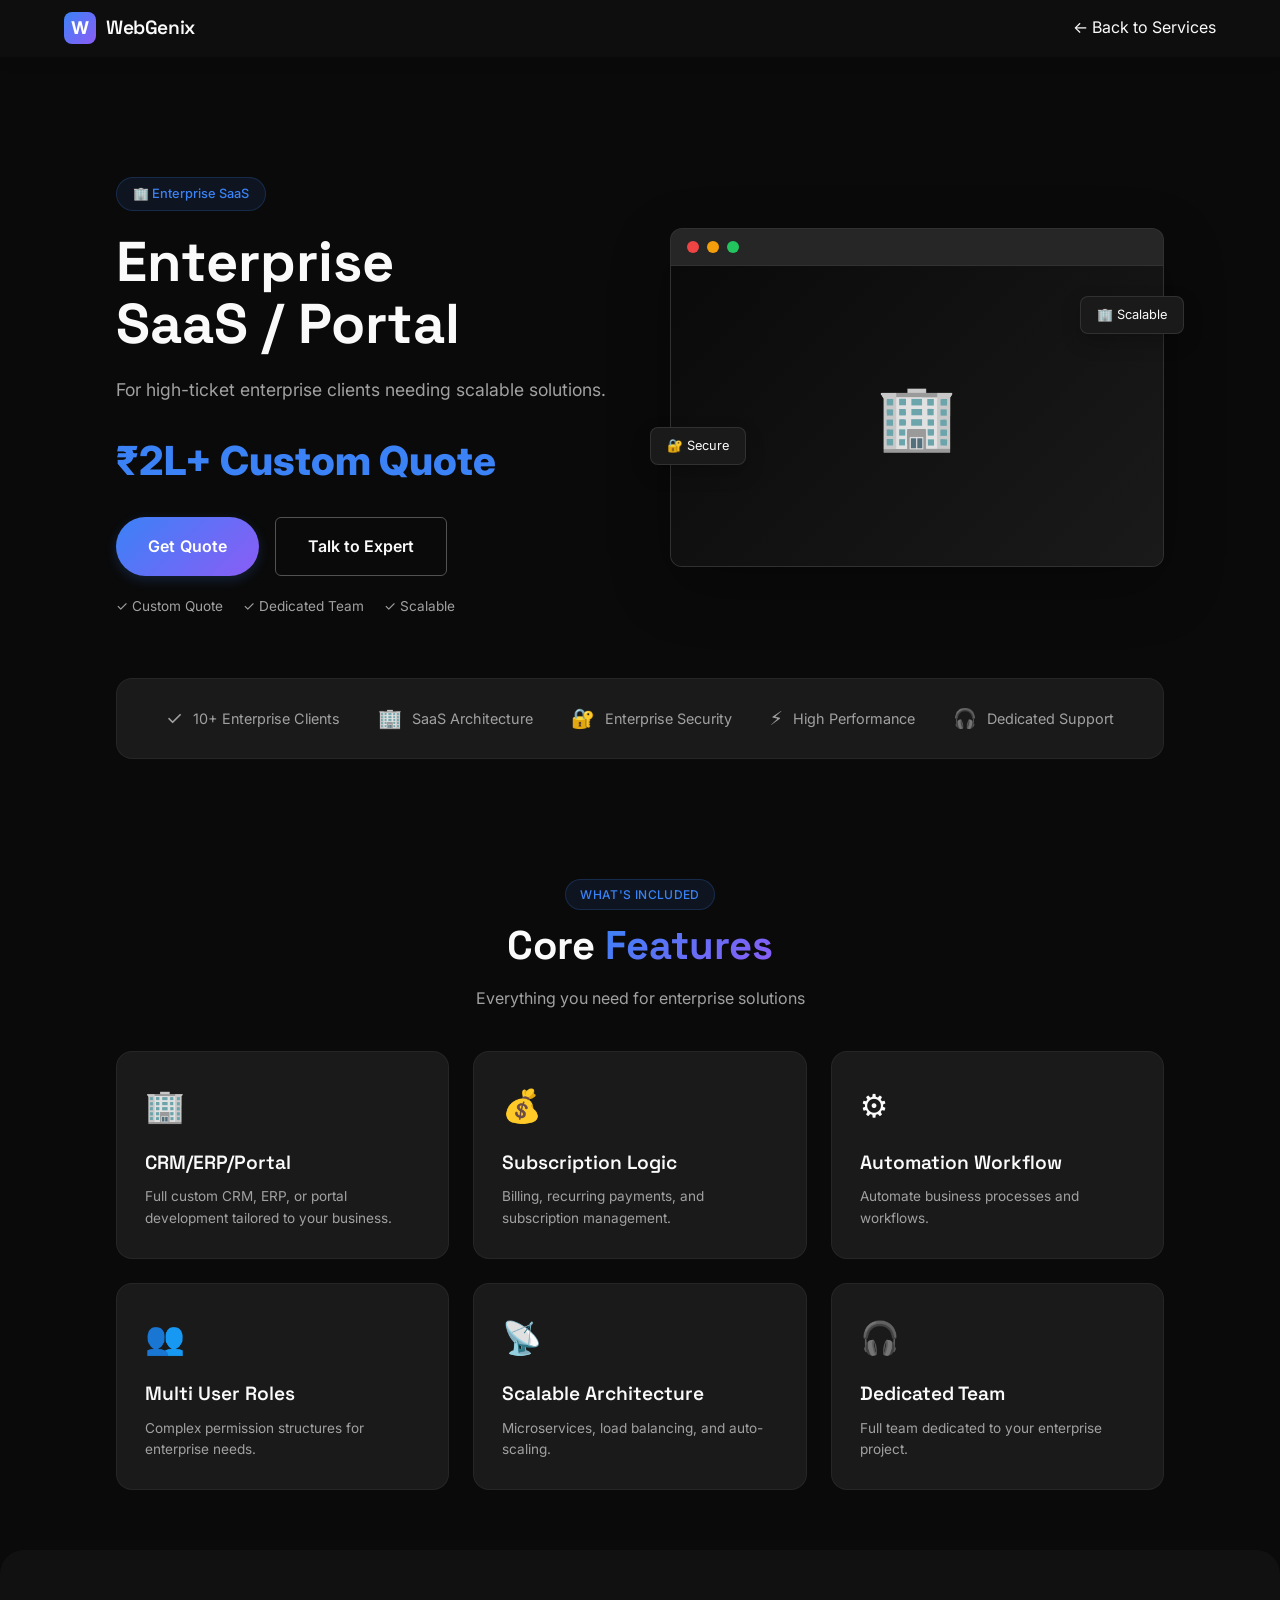
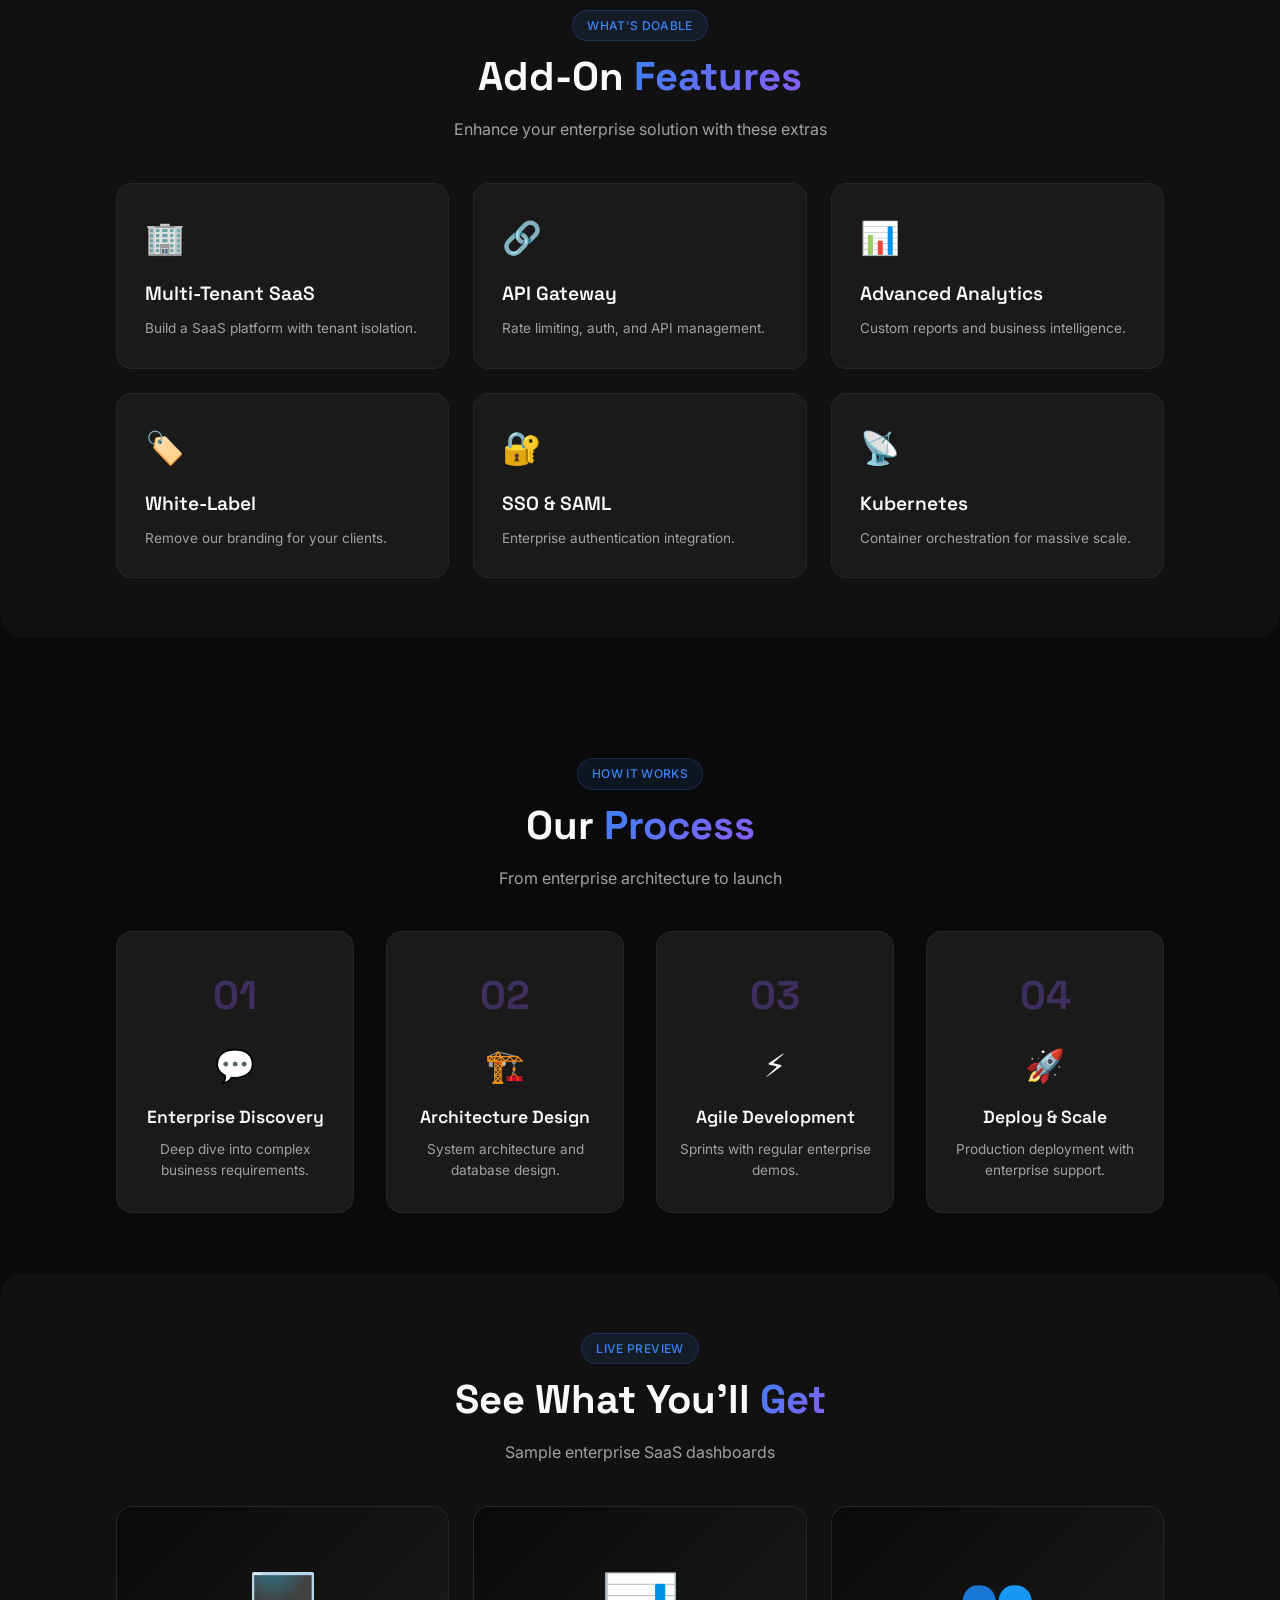
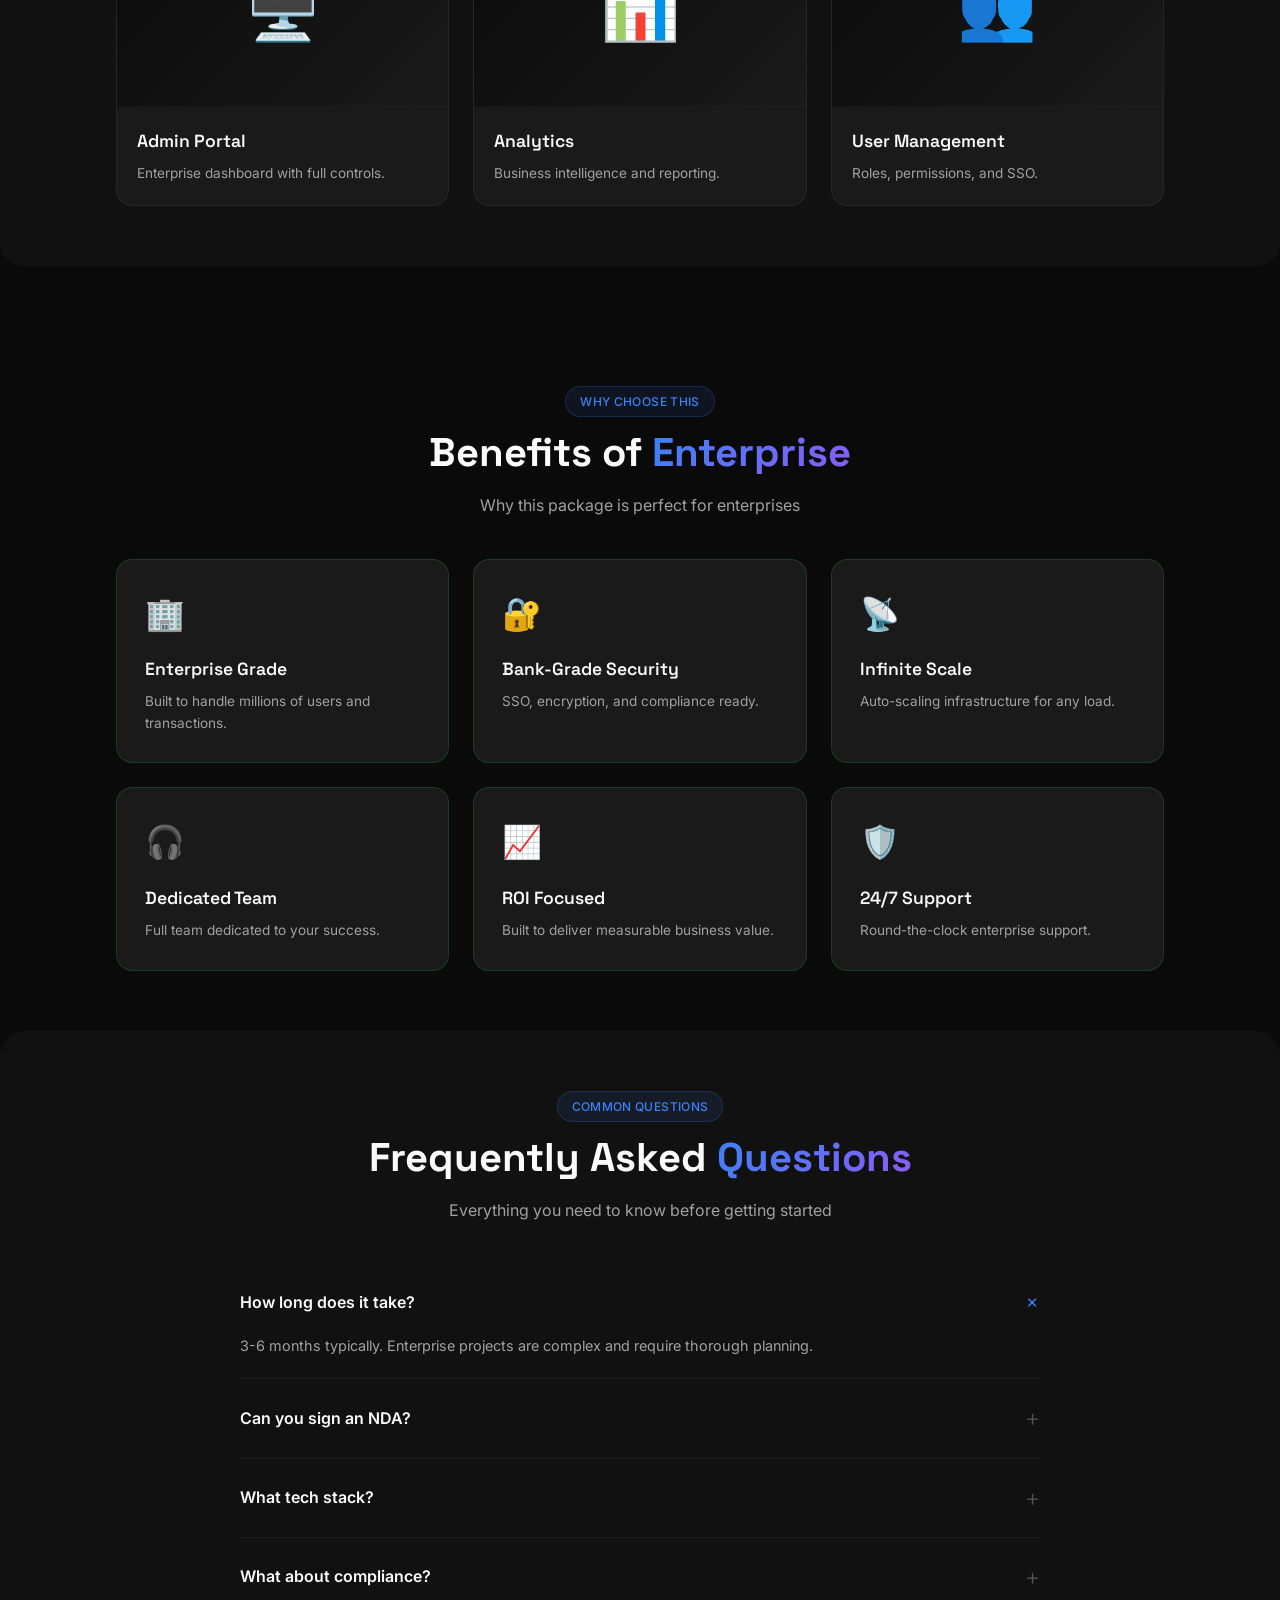
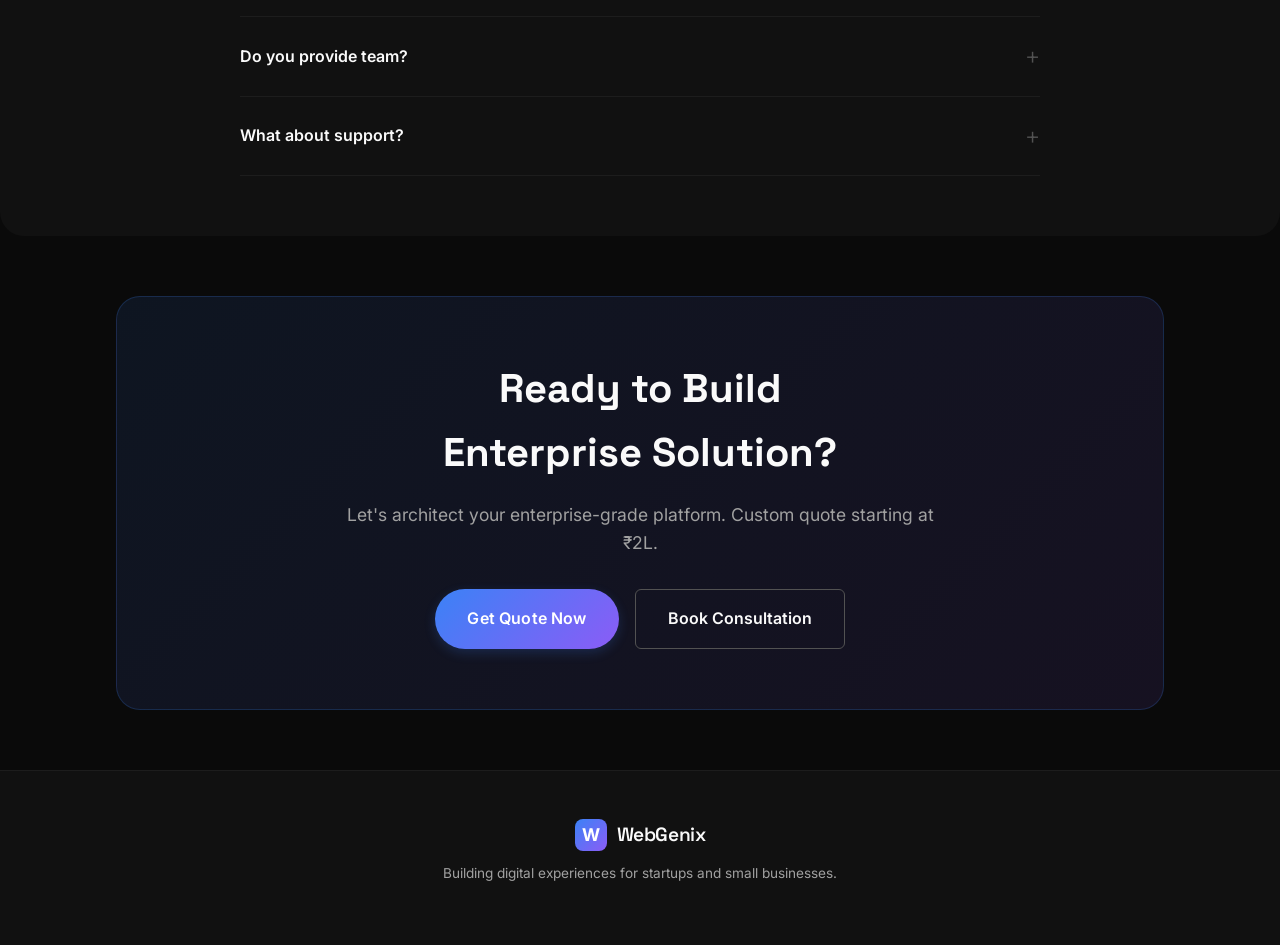
<file: services/enterprise-saas.html>
<!DOCTYPE html>
<html lang="en" data-theme="dark">
<head>
    <meta charset="UTF-8">
    <meta name="viewport" content="width=device-width, initial-scale=1.0">
    <title>Enterprise SaaS / Portal - WebGenix</title>
    <link rel="preconnect" href="https://fonts.googleapis.com">
    <link href="https://fonts.googleapis.com/css2?family=Inter:wght@400;500;600;700&family=Space+Grotesk:wght@400;500;600;700&display=swap" rel="stylesheet">
    <link rel="stylesheet" href="../style.css">
    <style>
        .page-wrapper { max-width: 85vw; margin: 0 auto; padding: 0 20px; }
        .hero-section { padding: 120px 0 60px; min-height: auto; }
        .hero-grid { display: grid; grid-template-columns: 1fr 1fr; gap: 60px; align-items: center; }
        .hero-left { text-align: left; }
        .hero-badge { display: inline-flex; align-items: center; gap: 8px; padding: 6px 16px; background: rgba(59, 130, 246, 0.1); border: 1px solid rgba(59, 130, 246, 0.2); border-radius: 9999px; font-size: 0.8rem; font-weight: 500; color: var(--color-primary); margin-bottom: 20px; }
        .hero-title { font-family: var(--font-display); font-size: 3.5rem; font-weight: 800; line-height: 1.1; margin-bottom: 20px; }
        .hero-desc { font-size: 1.1rem; color: var(--color-text-secondary); margin-bottom: 24px; line-height: 1.7; }
        .price-display { font-size: 2.5rem; font-weight: 800; color: var(--color-primary); margin-bottom: 24px; }
        .cta-group { display: flex; gap: 16px; margin-bottom: 20px; }
        .trust-points { display: flex; gap: 20px; flex-wrap: wrap; }
        .trust-point { display: flex; align-items: center; gap: 6px; font-size: 0.85rem; color: var(--color-text-secondary); }
        .hero-right { position: relative; }
        .browser-mockup { background: var(--color-surface); border: 1px solid rgba(255, 255, 255, 0.1); border-radius: 12px; overflow: hidden; box-shadow: 0 20px 60px rgba(0,0,0,0.3); }
        .browser-bar { background: rgba(255, 255, 255, 0.05); padding: 12px 16px; display: flex; gap: 8px; border-bottom: 1px solid rgba(255, 255, 255, 0.05); }
        .browser-dot { width: 12px; height: 12px; border-radius: 50%; }
        .dot-red { background: #ef4444; } .dot-yellow { background: #f59e0b; } .dot-green { background: #22c55e; }
        .browser-content { padding: 40px; min-height: 300px; display: flex; align-items: center; justify-content: center; font-size: 4rem; background: linear-gradient(135deg, var(--color-bg), var(--color-surface)); }
        .floating-badge { position: absolute; padding: 8px 16px; background: var(--color-surface); border: 1px solid rgba(255, 255, 255, 0.1); border-radius: 8px; font-size: 0.8rem; box-shadow: 0 8px 20px rgba(0,0,0,0.2); animation: float 3s ease-in-out infinite; }
        .badge-1 { top: 20%; right: -20px; animation-delay: 0s; } .badge-2 { bottom: 30%; left: -20px; animation-delay: 1s; }
        @keyframes float { 0%, 100% { transform: translateY(0); } 50% { transform: translateY(-10px); } }
        .trust-bar { background: var(--color-surface); border: 1px solid rgba(255, 255, 255, 0.05); border-radius: 16px; padding: 24px 40px; margin: 0 0 60px; display: flex; justify-content: space-around; flex-wrap: wrap; gap: 20px; }
        .trust-item { display: flex; align-items: center; gap: 10px; font-size: 0.9rem; color: var(--color-text-secondary); }
        .trust-icon { font-size: 1.2rem; }
        .section-block { padding: 60px 0; }
        .section-block.alt { background: var(--color-bg-alt); border-radius: 24px; padding: 60px 40px; margin: 0 0 60px; }
        .section-title { font-family: var(--font-display); font-size: 2.5rem; font-weight: 700; margin-bottom: 16px; }
        .text-center { text-align: center; }
        .features-grid { display: grid; grid-template-columns: repeat(auto-fit, minmax(280px, 1fr)); gap: 24px; margin-top: 40px; }
        .feature-card { background: var(--color-surface); border: 1px solid rgba(255, 255, 255, 0.05); border-radius: 16px; padding: 28px; transition: all 300ms ease; }
        .feature-card:hover { transform: translateY(-5px); border-color: rgba(59, 130, 246, 0.2); }
        .feature-icon { font-size: 2rem; margin-bottom: 16px; }
        .feature-title { font-family: var(--font-display); font-size: 1.2rem; font-weight: 600; margin-bottom: 8px; }
        .feature-desc { font-size: 0.85rem; color: var(--color-text-secondary); line-height: 1.6; }
        .process-grid { display: grid; grid-template-columns: repeat(auto-fit, minmax(200px, 1fr)); gap: 32px; margin-top: 40px; }
        .process-card { text-align: center; padding: 32px 16px; background: var(--color-surface); border: 1px solid rgba(255, 255, 255, 0.05); border-radius: 16px; transition: all 300ms ease; }
        .process-card:hover { transform: translateY(-5px); border-color: rgba(139, 92, 246, 0.2); }
        .process-number { font-family: var(--font-display); font-size: 2.5rem; font-weight: 800; color: var(--color-accent); opacity: 0.3; margin-bottom: 12px; }
        .process-icon { font-size: 2rem; margin-bottom: 12px; }
        .process-title { font-family: var(--font-display); font-size: 1.1rem; font-weight: 600; margin-bottom: 8px; }
        .process-desc { font-size: 0.85rem; color: var(--color-text-secondary); line-height: 1.5; }
        .preview-grid { display: grid; grid-template-columns: repeat(auto-fit, minmax(300px, 1fr)); gap: 24px; margin-top: 40px; }
        .preview-card { background: var(--color-surface); border: 1px solid rgba(255, 255, 255, 0.05); border-radius: 16px; overflow: hidden; transition: all 300ms ease; }
        .preview-card:hover { transform: translateY(-5px); box-shadow: 0 12px 24px rgba(0,0,0,0.2); }
        .preview-image { height: 200px; background: linear-gradient(135deg, var(--color-bg), var(--color-surface)); display: flex; align-items: center; justify-content: center; font-size: 4rem; border-bottom: 1px solid rgba(255, 255, 255, 0.05); }
        .preview-content { padding: 20px; }
        .preview-title { font-family: var(--font-display); font-size: 1.1rem; font-weight: 600; margin-bottom: 8px; }
        .preview-desc { font-size: 0.85rem; color: var(--color-text-secondary); }
        .benefits-grid { display: grid; grid-template-columns: repeat(auto-fit, minmax(280px, 1fr)); gap: 24px; margin-top: 40px; }
        .benefit-card { background: var(--color-surface); border: 1px solid rgba(34, 197, 94, 0.2); border-radius: 16px; padding: 28px; transition: all 300ms ease; }
        .benefit-card:hover { transform: translateY(-5px); border-color: rgba(34, 197, 94, 0.4); }
        .benefit-icon { font-size: 2rem; margin-bottom: 16px; }
        .benefit-title { font-family: var(--font-display); font-size: 1.1rem; font-weight: 600; margin-bottom: 8px; }
        .benefit-desc { font-size: 0.85rem; color: var(--color-text-secondary); line-height: 1.6; }
        .faq-list { max-width: 800px; margin: 40px auto 0; }
        .faq-item { border-bottom: 1px solid rgba(255, 255, 255, 0.05); padding: 20px 0; cursor: pointer; }
        .faq-question { display: flex; justify-content: space-between; align-items: center; font-weight: 600; font-size: 1rem; }
        .faq-toggle { font-size: 1.5rem; color: var(--color-text-muted); transition: all 250ms ease; font-weight: 300; }
        .faq-item.active .faq-toggle { transform: rotate(45deg); color: var(--color-primary); }
        .faq-answer { max-height: 0; overflow: hidden; transition: max-height 350ms ease, margin-top 350ms ease; color: var(--color-text-secondary); font-size: 0.9rem; line-height: 1.7; }
        .faq-item.active .faq-answer { max-height: 200px; margin-top: 12px; }
        .cta-banner { background: linear-gradient(135deg, rgba(59, 130, 246, 0.1), rgba(139, 92, 246, 0.1)); border: 1px solid rgba(59, 130, 246, 0.2); border-radius: 24px; padding: 60px 40px; text-align: center; margin: 60px 0; }
        .cta-banner h2 { font-family: var(--font-display); font-size: 2.5rem; font-weight: 800; margin-bottom: 16px; }
        .cta-banner p { font-size: 1.1rem; color: var(--color-text-secondary); margin-bottom: 32px; max-width: 600px; margin-left: auto; margin-right: auto; }
        .cta-buttons { display: flex; gap: 16px; justify-content: center; flex-wrap: wrap; }
        @media (max-width: 768px) {
            .hero-grid { grid-template-columns: 1fr; } .hero-left { text-align: center; } .cta-group { justify-content: center; flex-direction: column; align-items: center; } .trust-points { justify-content: center; } .hero-title { font-size: 2.5rem; } .price-display { font-size: 2rem; } .trust-bar { flex-direction: column; align-items: center; }
        }
    </style>
</head>
<body>
    <header class="header" id="header">
        <div class="container">
            <div class="header-content">
                <a href="../index.html" class="logo"><div class="logo-icon"><span>W</span></div><span class="logo-text">WebGenix</span></a>
                <a href="../index.html#services" class="btn-nav">← Back to Services</a>
            </div>
        </div>
    </header>

    <section class="hero-section">
        <div class="page-wrapper">
            <div class="hero-grid">
                <div class="hero-left animate-on-scroll">
                    <div class="hero-badge">🏢 Enterprise SaaS</div>
                    <h1 class="hero-title">Enterprise<br>SaaS / Portal</h1>
                    <p class="hero-desc">For high-ticket enterprise clients needing scalable solutions.</p>
                    <div class="price-display">₹2L+ Custom Quote</div>
                    <div class="cta-group">
                        <a href="../index.html#contact" class="btn btn-primary btn-lg">Get Quote</a>
                        <a href="../index.html#contact" class="btn btn-secondary btn-lg">Talk to Expert</a>
                    </div>
                    <div class="trust-points">
                        <div class="trust-point">✓ Custom Quote</div>
                        <div class="trust-point">✓ Dedicated Team</div>
                        <div class="trust-point">✓ Scalable</div>
                    </div>
                </div>
                <div class="hero-right animate-on-scroll">
                    <div class="browser-mockup">
                        <div class="browser-bar"><div class="browser-dot dot-red"></div><div class="browser-dot dot-yellow"></div><div class="browser-dot dot-green"></div></div>
                        <div class="browser-content">🏢</div>
                    </div>
                    <div class="floating-badge badge-1">🏢 Scalable</div>
                    <div class="floating-badge badge-2">🔐 Secure</div>
                </div>
            </div>
        </div>
    </section>

    <div class="page-wrapper">
        <div class="trust-bar animate-on-scroll">
            <div class="trust-item"><span class="trust-icon">✓</span> 10+ Enterprise Clients</div>
            <div class="trust-item"><span class="trust-icon">🏢</span> SaaS Architecture</div>
            <div class="trust-item"><span class="trust-icon">🔐</span> Enterprise Security</div>
            <div class="trust-item"><span class="trust-icon">⚡</span> High Performance</div>
            <div class="trust-item"><span class="trust-icon">🎧</span> Dedicated Support</div>
        </div>
    </div>

    <section class="section-block">
        <div class="page-wrapper">
            <div class="text-center animate-on-scroll">
                <div class="section-tag">What's Included</div>
                <h2 class="section-title">Core <span class="text-gradient">Features</span></h2>
                <p class="section-description">Everything you need for enterprise solutions</p>
            </div>
            <div class="features-grid">
                <div class="feature-card animate-on-scroll"><div class="feature-icon">🏢</div><h3 class="feature-title">CRM/ERP/Portal</h3><p class="feature-desc">Full custom CRM, ERP, or portal development tailored to your business.</p></div>
                <div class="feature-card animate-on-scroll"><div class="feature-icon">💰</div><h3 class="feature-title">Subscription Logic</h3><p class="feature-desc">Billing, recurring payments, and subscription management.</p></div>
                <div class="feature-card animate-on-scroll"><div class="feature-icon">⚙️</div><h3 class="feature-title">Automation Workflow</h3><p class="feature-desc">Automate business processes and workflows.</p></div>
                <div class="feature-card animate-on-scroll"><div class="feature-icon">👥</div><h3 class="feature-title">Multi User Roles</h3><p class="feature-desc">Complex permission structures for enterprise needs.</p></div>
                <div class="feature-card animate-on-scroll"><div class="feature-icon">📡</div><h3 class="feature-title">Scalable Architecture</h3><p class="feature-desc">Microservices, load balancing, and auto-scaling.</p></div>
                <div class="feature-card animate-on-scroll"><div class="feature-icon">🎧</div><h3 class="feature-title">Dedicated Team</h3><p class="feature-desc">Full team dedicated to your enterprise project.</p></div>
            </div>
        </div>
    </section>

    <section class="section-block alt">
        <div class="page-wrapper">
            <div class="text-center animate-on-scroll">
                <div class="section-tag">What's Doable</div>
                <h2 class="section-title">Add-On <span class="text-gradient">Features</span></h2>
                <p class="section-description">Enhance your enterprise solution with these extras</p>
            </div>
            <div class="features-grid">
                <div class="feature-card animate-on-scroll"><div class="feature-icon">🏢</div><h3 class="feature-title">Multi-Tenant SaaS</h3><p class="feature-desc">Build a SaaS platform with tenant isolation.</p></div>
                <div class="feature-card animate-on-scroll"><div class="feature-icon">🔗</div><h3 class="feature-title">API Gateway</h3><p class="feature-desc">Rate limiting, auth, and API management.</p></div>
                <div class="feature-card animate-on-scroll"><div class="feature-icon">📊</div><h3 class="feature-title">Advanced Analytics</h3><p class="feature-desc">Custom reports and business intelligence.</p></div>
                <div class="feature-card animate-on-scroll"><div class="feature-icon">🏷️</div><h3 class="feature-title">White-Label</h3><p class="feature-desc">Remove our branding for your clients.</p></div>
                <div class="feature-card animate-on-scroll"><div class="feature-icon">🔐</div><h3 class="feature-title">SSO & SAML</h3><p class="feature-desc">Enterprise authentication integration.</p></div>
                <div class="feature-card animate-on-scroll"><div class="feature-icon">📡</div><h3 class="feature-title">Kubernetes</h3><p class="feature-desc">Container orchestration for massive scale.</p></div>
            </div>
        </div>
    </section>

    <section class="section-block">
        <div class="page-wrapper">
            <div class="text-center animate-on-scroll">
                <div class="section-tag">How It Works</div>
                <h2 class="section-title">Our <span class="text-gradient">Process</span></h2>
                <p class="section-description">From enterprise architecture to launch</p>
            </div>
            <div class="process-grid">
                <div class="process-card animate-on-scroll"><div class="process-number">01</div><div class="process-icon">💬</div><h3 class="process-title">Enterprise Discovery</h3><p class="process-desc">Deep dive into complex business requirements.</p></div>
                <div class="process-card animate-on-scroll"><div class="process-number">02</div><div class="process-icon">🏗️</div><h3 class="process-title">Architecture Design</h3><p class="process-desc">System architecture and database design.</p></div>
                <div class="process-card animate-on-scroll"><div class="process-number">03</div><div class="process-icon">⚡</div><h3 class="process-title">Agile Development</h3><p class="process-desc">Sprints with regular enterprise demos.</p></div>
                <div class="process-card animate-on-scroll"><div class="process-number">04</div><div class="process-icon">🚀</div><h3 class="process-title">Deploy & Scale</h3><p class="process-desc">Production deployment with enterprise support.</p></div>
            </div>
        </div>
    </section>

    <section class="section-block alt">
        <div class="page-wrapper">
            <div class="text-center animate-on-scroll">
                <div class="section-tag">Live Preview</div>
                <h2 class="section-title">See What You'll <span class="text-gradient">Get</span></h2>
                <p class="section-description">Sample enterprise SaaS dashboards</p>
            </div>
            <div class="preview-grid">
                <div class="preview-card animate-on-scroll"><div class="preview-image">🖥️</div><div class="preview-content"><h4 class="preview-title">Admin Portal</h4><p class="preview-desc">Enterprise dashboard with full controls.</p></div></div>
                <div class="preview-card animate-on-scroll"><div class="preview-image">📊</div><div class="preview-content"><h4 class="preview-title">Analytics</h4><p class="preview-desc">Business intelligence and reporting.</p></div></div>
                <div class="preview-card animate-on-scroll"><div class="preview-image">👥</div><div class="preview-content"><h4 class="preview-title">User Management</h4><p class="preview-desc">Roles, permissions, and SSO.</p></div></div>
            </div>
        </div>
    </section>

    <section class="section-block">
        <div class="page-wrapper">
            <div class="text-center animate-on-scroll">
                <div class="section-tag">Why Choose This</div>
                <h2 class="section-title">Benefits of <span class="text-gradient">Enterprise</span></h2>
                <p class="section-description">Why this package is perfect for enterprises</p>
            </div>
            <div class="benefits-grid">
                <div class="benefit-card animate-on-scroll"><div class="benefit-icon">🏢</div><h3 class="benefit-title">Enterprise Grade</h3><p class="benefit-desc">Built to handle millions of users and transactions.</p></div>
                <div class="benefit-card animate-on-scroll"><div class="benefit-icon">🔐</div><h3 class="benefit-title">Bank-Grade Security</h3><p class="benefit-desc">SSO, encryption, and compliance ready.</p></div>
                <div class="benefit-card animate-on-scroll"><div class="benefit-icon">📡</div><h3 class="benefit-title">Infinite Scale</h3><p class="benefit-desc">Auto-scaling infrastructure for any load.</p></div>
                <div class="benefit-card animate-on-scroll"><div class="benefit-icon">🎧</div><h3 class="benefit-title">Dedicated Team</h3><p class="benefit-desc">Full team dedicated to your success.</p></div>
                <div class="benefit-card animate-on-scroll"><div class="benefit-icon">📈</div><h3 class="benefit-title">ROI Focused</h3><p class="benefit-desc">Built to deliver measurable business value.</p></div>
                <div class="benefit-card animate-on-scroll"><div class="benefit-icon">🛡️</div><h3 class="benefit-title">24/7 Support</h3><p class="benefit-desc">Round-the-clock enterprise support.</p></div>
            </div>
        </div>
    </section>

    <section class="section-block alt">
        <div class="page-wrapper">
            <div class="text-center animate-on-scroll">
                <div class="section-tag">Common Questions</div>
                <h2 class="section-title">Frequently Asked <span class="text-gradient">Questions</span></h2>
                <p class="section-description">Everything you need to know before getting started</p>
            </div>
            <div class="faq-list">
                <div class="faq-item active" data-index="0"><div class="faq-question"><span>How long does it take?</span><span class="faq-toggle">+</span></div><div class="faq-answer"><p>3-6 months typically. Enterprise projects are complex and require thorough planning.</p></div></div>
                <div class="faq-item" data-index="1"><div class="faq-question"><span>Can you sign an NDA?</span><span class="faq-toggle">+</span></div><div class="faq-answer"><p>Absolutely! We sign NDAs and offer code ownership transfer.</p></div></div>
                <div class="faq-item" data-index="2"><div class="faq-question"><span>What tech stack?</span><span class="faq-toggle">+</span></div><div class="faq-answer"><p>Microservices with MERN, Python, Go, or Java based on needs.</p></div></div>
                <div class="faq-item" data-index="3"><div class="faq-question"><span>What about compliance?</span><span class="faq-toggle">+</span></div><div class="faq-answer"><p>We build with GDPR, HIPAA, or SOC2 compliance as needed.</p></div></div>
                <div class="faq-item" data-index="4"><div class="faq-question"><span>Do you provide team?</span><span class="faq-toggle">+</span></div><div class="faq-answer"><p>Yes! Dedicated team with PM, devs, and QA included.</p></div></div>
                <div class="faq-item" data-index="5"><div class="faq-question"><span>What about support?</span><span class="faq-toggle">+</span></div><div class="faq-answer"><p>1 year free support included. Enterprise SLA available.</p></div></div>
            </div>
        </div>
    </section>

    <div class="page-wrapper">
        <div class="cta-banner animate-on-scroll">
            <h2>Ready to Build<br>Enterprise Solution?</h2>
            <p>Let's architect your enterprise-grade platform. Custom quote starting at ₹2L.</p>
            <div class="cta-buttons">
                <a href="../index.html#contact" class="btn btn-primary btn-lg">Get Quote Now</a>
                <a href="../index.html#contact" class="btn btn-secondary btn-lg">Book Consultation</a>
            </div>
        </div>
    </div>

    <footer class="footer">
        <div class="container">
            <div class="footer-top" style="grid-template-columns: 1fr; text-align: center;">
                <div class="footer-brand">
                    <div class="logo" style="justify-content: center;"><div class="logo-icon"><span>W</span></div><span class="logo-text">WebGenix</span></div>
                    <p>Building digital experiences for startups and small businesses.</p>
                </div>
            </div>
        </div>
    </footer>

    <script src="../script.js"></script>
    <script>
        document.querySelectorAll('.faq-item').forEach(item => {
            item.querySelector('.faq-question').addEventListener('click', function() {
                const isActive = item.classList.contains('active');
                document.querySelectorAll('.faq-item').forEach(f => f.classList.remove('active'));
                if (!isActive) item.classList.add('active');
            });
        });
    </script>
</body>
</html>
</file>
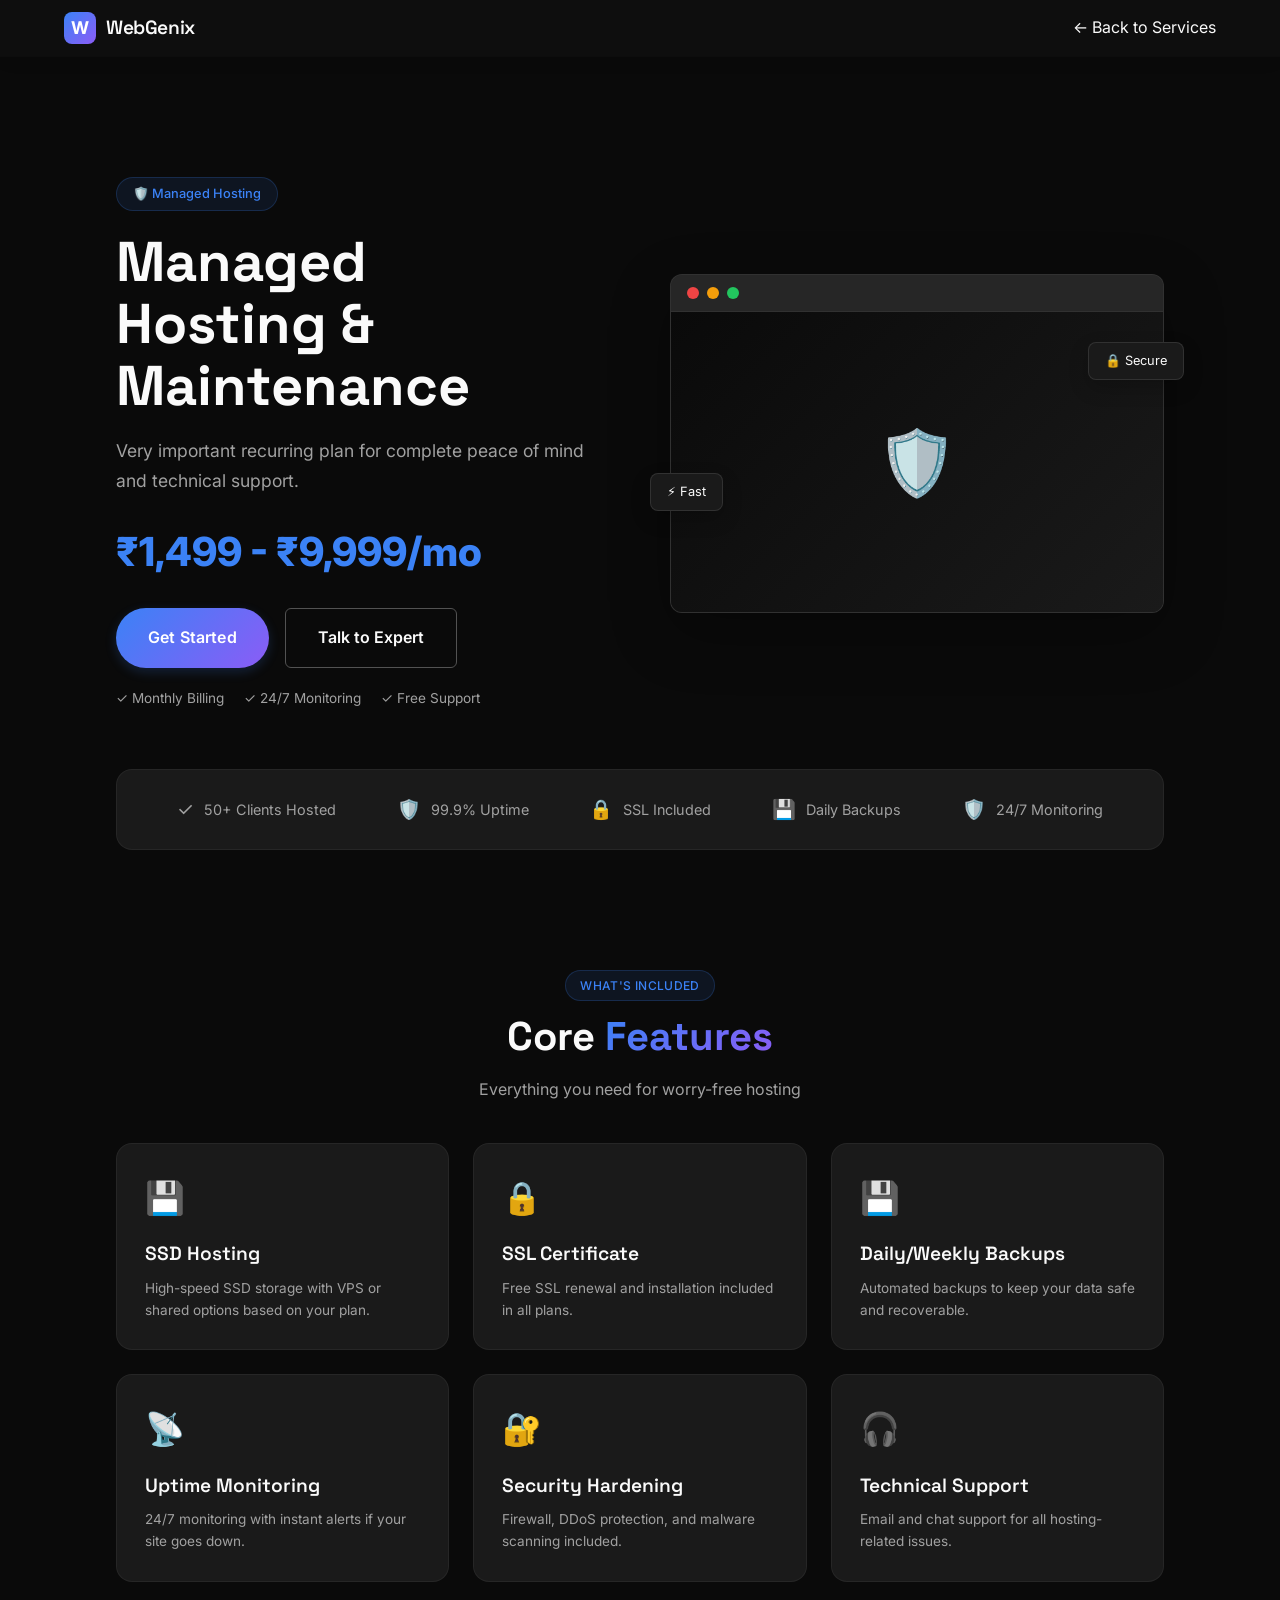
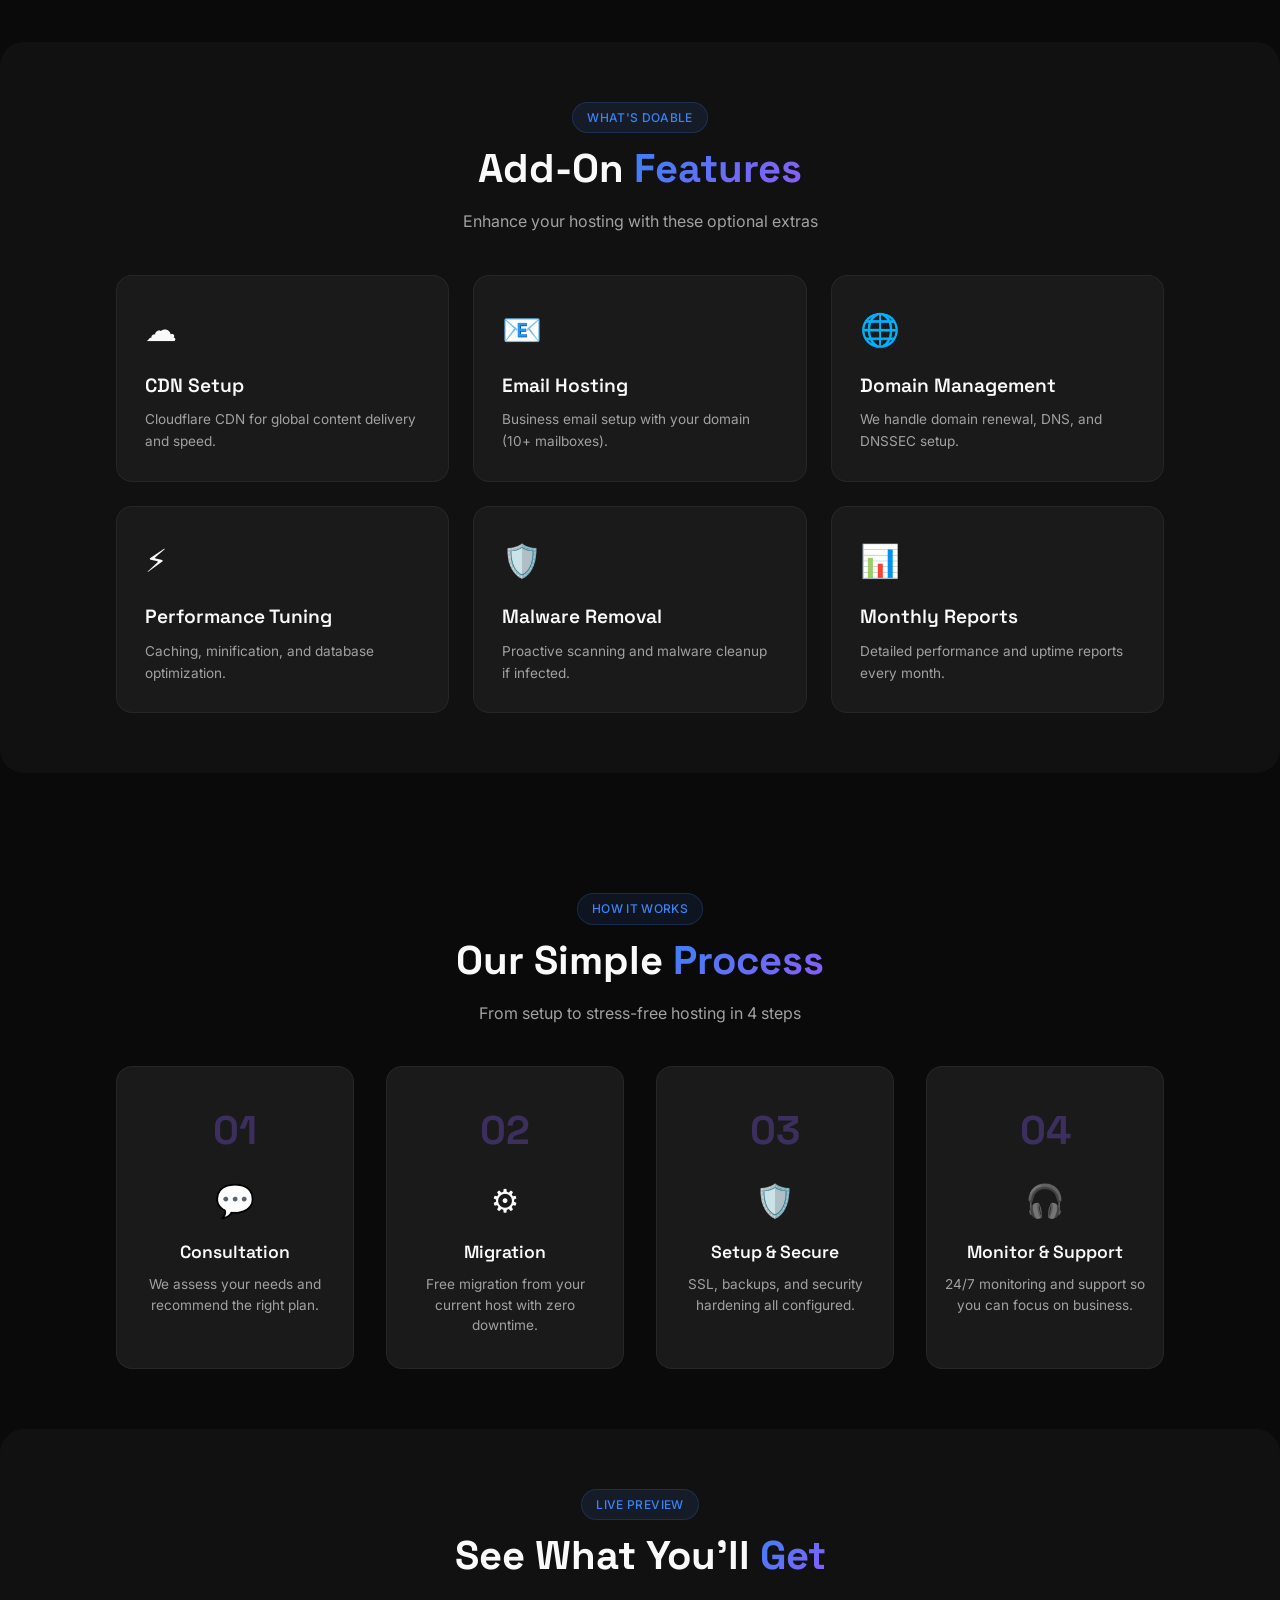
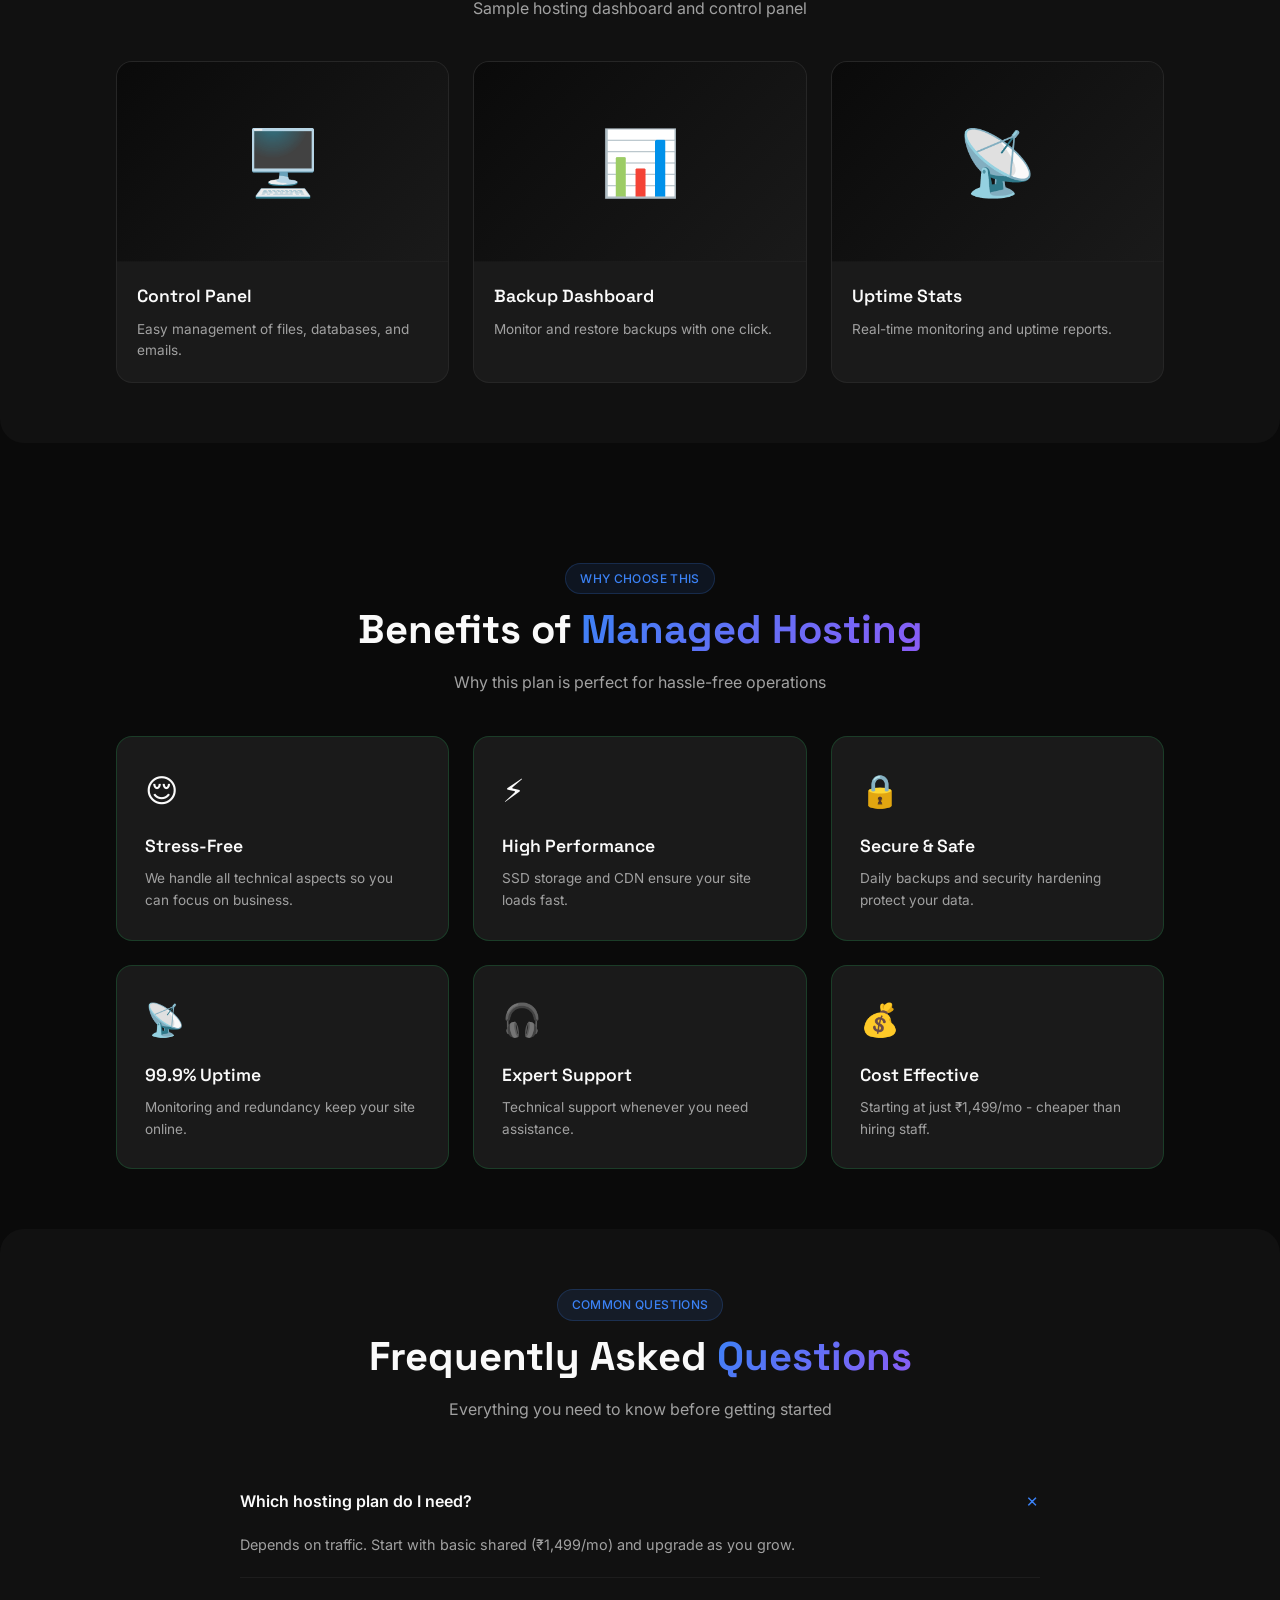
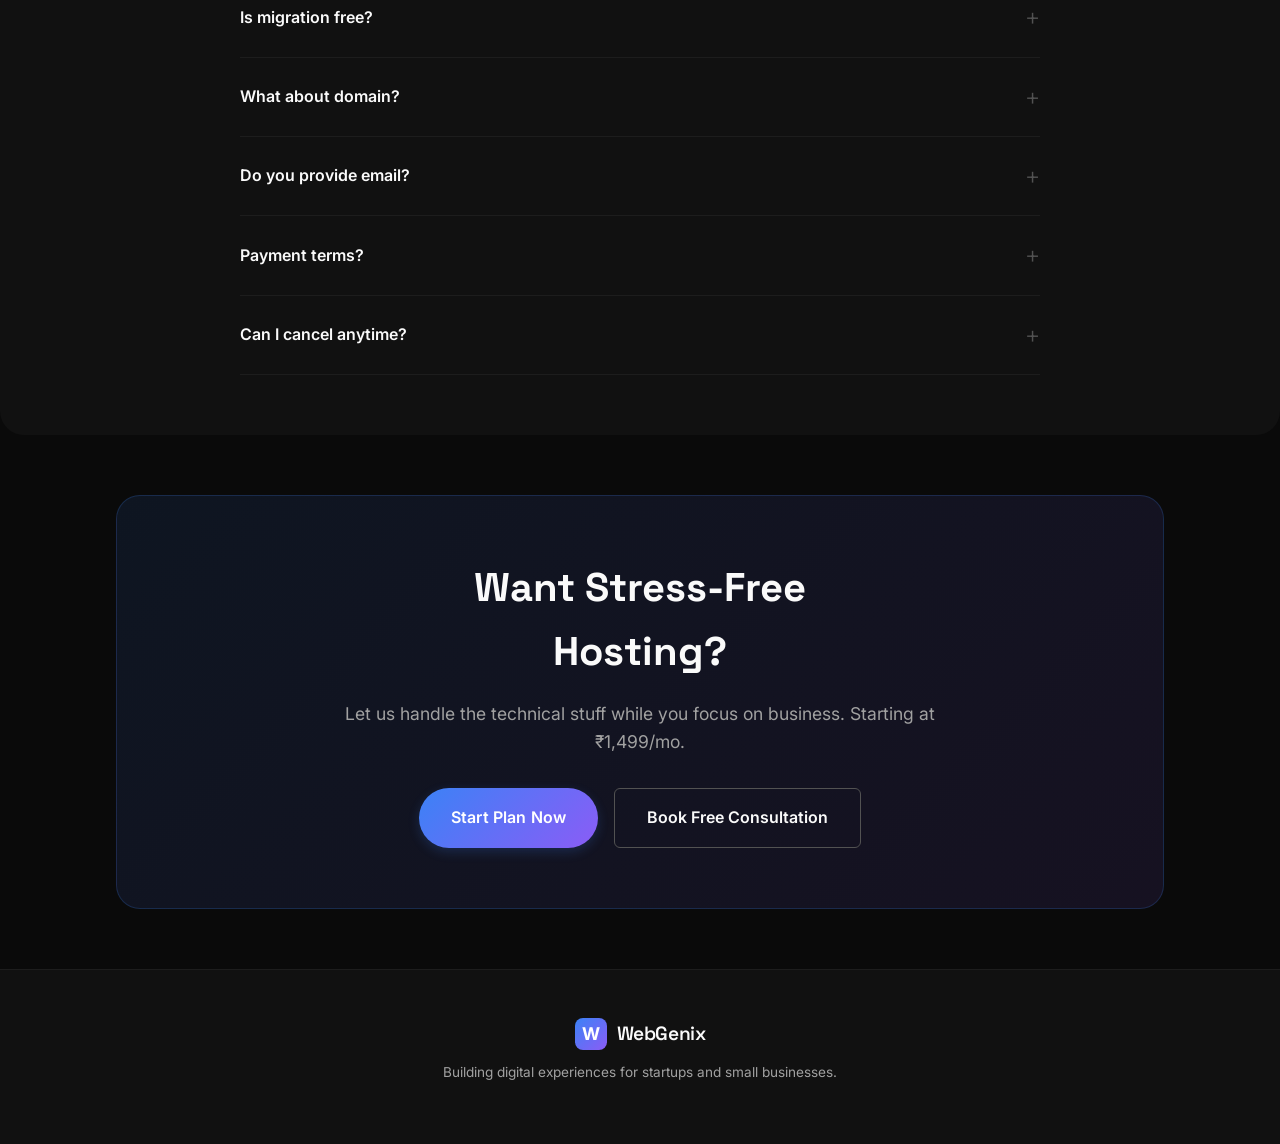
<file: services/managed-hosting.html>
<!DOCTYPE html>
<html lang="en" data-theme="dark">
<head>
    <meta charset="UTF-8">
    <meta name="viewport" content="width=device-width, initial-scale=1.0">
    <title>Managed Hosting & Maintenance - WebGenix</title>
    <link rel="preconnect" href="https://fonts.googleapis.com">
    <link href="https://fonts.googleapis.com/css2?family=Inter:wght@400;500;600;700&family=Space+Grotesk:wght@400;500;600;700&display=swap" rel="stylesheet">
    <link rel="stylesheet" href="../style.css">
    <style>
        .page-wrapper { max-width: 85vw; margin: 0 auto; padding: 0 20px; }
        .hero-section { padding: 120px 0 60px; min-height: auto; }
        .hero-grid { display: grid; grid-template-columns: 1fr 1fr; gap: 60px; align-items: center; }
        .hero-left { text-align: left; }
        .hero-badge { display: inline-flex; align-items: center; gap: 8px; padding: 6px 16px; background: rgba(59, 130, 246, 0.1); border: 1px solid rgba(59, 130, 246, 0.2); border-radius: 9999px; font-size: 0.8rem; font-weight: 500; color: var(--color-primary); margin-bottom: 20px; }
        .hero-title { font-family: var(--font-display); font-size: 3.5rem; font-weight: 800; line-height: 1.1; margin-bottom: 20px; }
        .hero-desc { font-size: 1.1rem; color: var(--color-text-secondary); margin-bottom: 24px; line-height: 1.7; }
        .price-display { font-size: 2.5rem; font-weight: 800; color: var(--color-primary); margin-bottom: 24px; }
        .cta-group { display: flex; gap: 16px; margin-bottom: 20px; }
        .trust-points { display: flex; gap: 20px; flex-wrap: wrap; }
        .trust-point { display: flex; align-items: center; gap: 6px; font-size: 0.85rem; color: var(--color-text-secondary); }
        .hero-right { position: relative; }
        .browser-mockup { background: var(--color-surface); border: 1px solid rgba(255, 255, 255, 0.1); border-radius: 12px; overflow: hidden; box-shadow: 0 20px 60px rgba(0, 0, 0, 0.3); }
        .browser-bar { background: rgba(255, 255, 255, 0.05); padding: 12px 16px; display: flex; gap: 8px; border-bottom: 1px solid rgba(255, 255, 255, 0.05); }
        .browser-dot { width: 12px; height: 12px; border-radius: 50%; }
        .dot-red { background: #ef4444; } .dot-yellow { background: #f59e0b; } .dot-green { background: #22c55e; }
        .browser-content { padding: 40px; min-height: 300px; display: flex; align-items: center; justify-content: center; font-size: 4rem; background: linear-gradient(135deg, var(--color-bg), var(--color-surface)); }
        .floating-badge { position: absolute; padding: 8px 16px; background: var(--color-surface); border: 1px solid rgba(255, 255, 255, 0.1); border-radius: 8px; font-size: 0.8rem; box-shadow: 0 8px 20px rgba(0, 0, 0, 0.2); animation: float 3s ease-in-out infinite; }
        .badge-1 { top: 20%; right: -20px; animation-delay: 0s; } .badge-2 { bottom: 30%; left: -20px; animation-delay: 1s; }
        @keyframes float { 0%, 100% { transform: translateY(0); } 50% { transform: translateY(-10px); } }
        .trust-bar { background: var(--color-surface); border: 1px solid rgba(255, 255, 255, 0.05); border-radius: 16px; padding: 24px 40px; margin: 0 0 60px; display: flex; justify-content: space-around; flex-wrap: wrap; gap: 20px; }
        .trust-item { display: flex; align-items: center; gap: 10px; font-size: 0.9rem; color: var(--color-text-secondary); }
        .trust-icon { font-size: 1.2rem; }
        .section-block { padding: 60px 0; }
        .section-block.alt { background: var(--color-bg-alt); border-radius: 24px; padding: 60px 40px; margin: 0 0 60px; }
        .section-title { font-family: var(--font-display); font-size: 2.5rem; font-weight: 700; margin-bottom: 16px; }
        .text-center { text-align: center; }
        .features-grid { display: grid; grid-template-columns: repeat(auto-fit, minmax(280px, 1fr)); gap: 24px; margin-top: 40px; }
        .feature-card { background: var(--color-surface); border: 1px solid rgba(255, 255, 255, 0.05); border-radius: 16px; padding: 28px; transition: all 300ms ease; }
        .feature-card:hover { transform: translateY(-5px); border-color: rgba(59, 130, 246, 0.2); }
        .feature-icon { font-size: 2rem; margin-bottom: 16px; }
        .feature-title { font-family: var(--font-display); font-size: 1.2rem; font-weight: 600; margin-bottom: 8px; }
        .feature-desc { font-size: 0.85rem; color: var(--color-text-secondary); line-height: 1.6; }
        .process-grid { display: grid; grid-template-columns: repeat(auto-fit, minmax(200px, 1fr)); gap: 32px; margin-top: 40px; }
        .process-card { text-align: center; padding: 32px 16px; background: var(--color-surface); border: 1px solid rgba(255, 255, 255, 0.05); border-radius: 16px; transition: all 300ms ease; }
        .process-card:hover { transform: translateY(-5px); border-color: rgba(139, 92, 246, 0.2); }
        .process-number { font-family: var(--font-display); font-size: 2.5rem; font-weight: 800; color: var(--color-accent); opacity: 0.3; margin-bottom: 12px; }
        .process-icon { font-size: 2rem; margin-bottom: 12px; }
        .process-title { font-family: var(--font-display); font-size: 1.1rem; font-weight: 600; margin-bottom: 8px; }
        .process-desc { font-size: 0.85rem; color: var(--color-text-secondary); line-height: 1.5; }
        .preview-grid { display: grid; grid-template-columns: repeat(auto-fit, minmax(300px, 1fr)); gap: 24px; margin-top: 40px; }
        .preview-card { background: var(--color-surface); border: 1px solid rgba(255, 255, 255, 0.05); border-radius: 16px; overflow: hidden; transition: all 300ms ease; }
        .preview-card:hover { transform: translateY(-5px); box-shadow: 0 12px 24px rgba(0, 0, 0, 0.2); }
        .preview-image { height: 200px; background: linear-gradient(135deg, var(--color-bg), var(--color-surface)); display: flex; align-items: center; justify-content: center; font-size: 4rem; border-bottom: 1px solid rgba(255, 255, 255, 0.05); }
        .preview-content { padding: 20px; }
        .preview-title { font-family: var(--font-display); font-size: 1.1rem; font-weight: 600; margin-bottom: 8px; }
        .preview-desc { font-size: 0.85rem; color: var(--color-text-secondary); }
        .benefits-grid { display: grid; grid-template-columns: repeat(auto-fit, minmax(280px, 1fr)); gap: 24px; margin-top: 40px; }
        .benefit-card { background: var(--color-surface); border: 1px solid rgba(34, 197, 94, 0.2); border-radius: 16px; padding: 28px; transition: all 300ms ease; }
        .benefit-card:hover { transform: translateY(-5px); border-color: rgba(34, 197, 94, 0.4); }
        .benefit-icon { font-size: 2rem; margin-bottom: 16px; }
        .benefit-title { font-family: var(--font-display); font-size: 1.1rem; font-weight: 600; margin-bottom: 8px; }
        .benefit-desc { font-size: 0.85rem; color: var(--color-text-secondary); line-height: 1.6; }
        .faq-list { max-width: 800px; margin: 40px auto 0; }
        .faq-item { border-bottom: 1px solid rgba(255, 255, 255, 0.05); padding: 20px 0; cursor: pointer; }
        .faq-question { display: flex; justify-content: space-between; align-items: center; font-weight: 600; font-size: 1rem; }
        .faq-toggle { font-size: 1.5rem; color: var(--color-text-muted); transition: all 250ms ease; font-weight: 300; }
        .faq-item.active .faq-toggle { transform: rotate(45deg); color: var(--color-primary); }
        .faq-answer { max-height: 0; overflow: hidden; transition: max-height 350ms ease, margin-top 350ms ease; color: var(--color-text-secondary); font-size: 0.9rem; line-height: 1.7; }
        .faq-item.active .faq-answer { max-height: 200px; margin-top: 12px; }
        .cta-banner { background: linear-gradient(135deg, rgba(59, 130, 246, 0.1), rgba(139, 92, 246, 0.1)); border: 1px solid rgba(59, 130, 246, 0.2); border-radius: 24px; padding: 60px 40px; text-align: center; margin: 60px 0; }
        .cta-banner h2 { font-family: var(--font-display); font-size: 2.5rem; font-weight: 800; margin-bottom: 16px; }
        .cta-banner p { font-size: 1.1rem; color: var(--color-text-secondary); margin-bottom: 32px; max-width: 600px; margin-left: auto; margin-right: auto; }
        .cta-buttons { display: flex; gap: 16px; justify-content: center; flex-wrap: wrap; }
        @media (max-width: 768px) {
            .hero-grid { grid-template-columns: 1fr; } .hero-left { text-align: center; } .cta-group { justify-content: center; flex-direction: column; align-items: center; } .trust-points { justify-content: center; } .hero-title { font-size: 2.5rem; } .price-display { font-size: 2rem; } .trust-bar { flex-direction: column; align-items: center; }
        }
    </style>
</head>
<body>
    <header class="header" id="header">
        <div class="container">
            <div class="header-content">
                <a href="../index.html" class="logo"><div class="logo-icon"><span>W</span></div><span class="logo-text">WebGenix</span></a>
                <a href="../index.html#services" class="btn-nav">← Back to Services</a>
            </div>
        </div>
    </header>

    <section class="hero-section">
        <div class="page-wrapper">
            <div class="hero-grid">
                <div class="hero-left animate-on-scroll">
                    <div class="hero-badge">🛡️ Managed Hosting</div>
                    <h1 class="hero-title">Managed<br>Hosting &<br>Maintenance</h1>
                    <p class="hero-desc">Very important recurring plan for complete peace of mind and technical support.</p>
                    <div class="price-display">₹1,499 - ₹9,999/mo</div>
                    <div class="cta-group">
                        <a href="../index.html#contact" class="btn btn-primary btn-lg">Get Started</a>
                        <a href="../index.html#contact" class="btn btn-secondary btn-lg">Talk to Expert</a>
                    </div>
                    <div class="trust-points">
                        <div class="trust-point">✓ Monthly Billing</div>
                        <div class="trust-point">✓ 24/7 Monitoring</div>
                        <div class="trust-point">✓ Free Support</div>
                    </div>
                </div>
                <div class="hero-right animate-on-scroll">
                    <div class="browser-mockup">
                        <div class="browser-bar"><div class="browser-dot dot-red"></div><div class="browser-dot dot-yellow"></div><div class="browser-dot dot-green"></div></div>
                        <div class="browser-content">🛡️</div>
                    </div>
                    <div class="floating-badge badge-1">🔒 Secure</div>
                    <div class="floating-badge badge-2">⚡ Fast</div>
                </div>
            </div>
        </div>
    </section>

    <div class="page-wrapper">
        <div class="trust-bar animate-on-scroll">
            <div class="trust-item"><span class="trust-icon">✓</span> 50+ Clients Hosted</div>
            <div class="trust-item"><span class="trust-icon">🛡️</span> 99.9% Uptime</div>
            <div class="trust-item"><span class="trust-icon">🔒</span> SSL Included</div>
            <div class="trust-item"><span class="trust-icon">💾</span> Daily Backups</div>
            <div class="trust-item"><span class="trust-icon">🛡️</span> 24/7 Monitoring</div>
        </div>
    </div>

    <section class="section-block">
        <div class="page-wrapper">
            <div class="text-center animate-on-scroll">
                <div class="section-tag">What's Included</div>
                <h2 class="section-title">Core <span class="text-gradient">Features</span></h2>
                <p class="section-description">Everything you need for worry-free hosting</p>
            </div>
            <div class="features-grid">
                <div class="feature-card animate-on-scroll"><div class="feature-icon">💾</div><h3 class="feature-title">SSD Hosting</h3><p class="feature-desc">High-speed SSD storage with VPS or shared options based on your plan.</p></div>
                <div class="feature-card animate-on-scroll"><div class="feature-icon">🔒</div><h3 class="feature-title">SSL Certificate</h3><p class="feature-desc">Free SSL renewal and installation included in all plans.</p></div>
                <div class="feature-card animate-on-scroll"><div class="feature-icon">💾</div><h3 class="feature-title">Daily/Weekly Backups</h3><p class="feature-desc">Automated backups to keep your data safe and recoverable.</p></div>
                <div class="feature-card animate-on-scroll"><div class="feature-icon">📡</div><h3 class="feature-title">Uptime Monitoring</h3><p class="feature-desc">24/7 monitoring with instant alerts if your site goes down.</p></div>
                <div class="feature-card animate-on-scroll"><div class="feature-icon">🔐</div><h3 class="feature-title">Security Hardening</h3><p class="feature-desc">Firewall, DDoS protection, and malware scanning included.</p></div>
                <div class="feature-card animate-on-scroll"><div class="feature-icon">🎧</div><h3 class="feature-title">Technical Support</h3><p class="feature-desc">Email and chat support for all hosting-related issues.</p></div>
            </div>
        </div>
    </section>

    <section class="section-block alt">
        <div class="page-wrapper">
            <div class="text-center animate-on-scroll">
                <div class="section-tag">What's Doable</div>
                <h2 class="section-title">Add-On <span class="text-gradient">Features</span></h2>
                <p class="section-description">Enhance your hosting with these optional extras</p>
            </div>
            <div class="features-grid">
                <div class="feature-card animate-on-scroll"><div class="feature-icon">☁️</div><h3 class="feature-title">CDN Setup</h3><p class="feature-desc">Cloudflare CDN for global content delivery and speed.</p></div>
                <div class="feature-card animate-on-scroll"><div class="feature-icon">📧</div><h3 class="feature-title">Email Hosting</h3><p class="feature-desc">Business email setup with your domain (10+ mailboxes).</p></div>
                <div class="feature-card animate-on-scroll"><div class="feature-icon">🌐</div><h3 class="feature-title">Domain Management</h3><p class="feature-desc">We handle domain renewal, DNS, and DNSSEC setup.</p></div>
                <div class="feature-card animate-on-scroll"><div class="feature-icon">⚡</div><h3 class="feature-title">Performance Tuning</h3><p class="feature-desc">Caching, minification, and database optimization.</p></div>
                <div class="feature-card animate-on-scroll"><div class="feature-icon">🛡️</div><h3 class="feature-title">Malware Removal</h3><p class="feature-desc">Proactive scanning and malware cleanup if infected.</p></div>
                <div class="feature-card animate-on-scroll"><div class="feature-icon">📊</div><h3 class="feature-title">Monthly Reports</h3><p class="feature-desc">Detailed performance and uptime reports every month.</p></div>
            </div>
        </div>
    </section>

    <section class="section-block">
        <div class="page-wrapper">
            <div class="text-center animate-on-scroll">
                <div class="section-tag">How It Works</div>
                <h2 class="section-title">Our Simple <span class="text-gradient">Process</span></h2>
                <p class="section-description">From setup to stress-free hosting in 4 steps</p>
            </div>
            <div class="process-grid">
                <div class="process-card animate-on-scroll"><div class="process-number">01</div><div class="process-icon">💬</div><h3 class="process-title">Consultation</h3><p class="process-desc">We assess your needs and recommend the right plan.</p></div>
                <div class="process-card animate-on-scroll"><div class="process-number">02</div><div class="process-icon">⚙️</div><h3 class="process-title">Migration</h3><p class="process-desc">Free migration from your current host with zero downtime.</p></div>
                <div class="process-card animate-on-scroll"><div class="process-number">03</div><div class="process-icon">🛡️</div><h3 class="process-title">Setup & Secure</h3><p class="process-desc">SSL, backups, and security hardening all configured.</p></div>
                <div class="process-card animate-on-scroll"><div class="process-number">04</div><div class="process-icon">🎧</div><h3 class="process-title">Monitor & Support</h3><p class="process-desc">24/7 monitoring and support so you can focus on business.</p></div>
            </div>
        </div>
    </section>

    <section class="section-block alt">
        <div class="page-wrapper">
            <div class="text-center animate-on-scroll">
                <div class="section-tag">Live Preview</div>
                <h2 class="section-title">See What You'll <span class="text-gradient">Get</span></h2>
                <p class="section-description">Sample hosting dashboard and control panel</p>
            </div>
            <div class="preview-grid">
                <div class="preview-card animate-on-scroll"><div class="preview-image">🖥️</div><div class="preview-content"><h4 class="preview-title">Control Panel</h4><p class="preview-desc">Easy management of files, databases, and emails.</p></div></div>
                <div class="preview-card animate-on-scroll"><div class="preview-image">📊</div><div class="preview-content"><h4 class="preview-title">Backup Dashboard</h4><p class="preview-desc">Monitor and restore backups with one click.</p></div></div>
                <div class="preview-card animate-on-scroll"><div class="preview-image">📡</div><div class="preview-content"><h4 class="preview-title">Uptime Stats</h4><p class="preview-desc">Real-time monitoring and uptime reports.</p></div></div>
            </div>
        </div>
    </section>

    <section class="section-block">
        <div class="page-wrapper">
            <div class="text-center animate-on-scroll">
                <div class="section-tag">Why Choose This</div>
                <h2 class="section-title">Benefits of <span class="text-gradient">Managed Hosting</span></h2>
                <p class="section-description">Why this plan is perfect for hassle-free operations</p>
            </div>
            <div class="benefits-grid">
                <div class="benefit-card animate-on-scroll"><div class="benefit-icon">😌</div><h3 class="benefit-title">Stress-Free</h3><p class="benefit-desc">We handle all technical aspects so you can focus on business.</p></div>
                <div class="benefit-card animate-on-scroll"><div class="benefit-icon">⚡</div><h3 class="benefit-title">High Performance</h3><p class="benefit-desc">SSD storage and CDN ensure your site loads fast.</p></div>
                <div class="benefit-card animate-on-scroll"><div class="benefit-icon">🔒</div><h3 class="benefit-title">Secure & Safe</h3><p class="benefit-desc">Daily backups and security hardening protect your data.</p></div>
                <div class="benefit-card animate-on-scroll"><div class="benefit-icon">📡</div><h3 class="benefit-title">99.9% Uptime</h3><p class="benefit-desc">Monitoring and redundancy keep your site online.</p></div>
                <div class="benefit-card animate-on-scroll"><div class="benefit-icon">🎧</div><h3 class="benefit-title">Expert Support</h3><p class="benefit-desc">Technical support whenever you need assistance.</p></div>
                <div class="benefit-card animate-on-scroll"><div class="benefit-icon">💰</div><h3 class="benefit-title">Cost Effective</h3><p class="benefit-desc">Starting at just ₹1,499/mo - cheaper than hiring staff.</p></div>
            </div>
        </div>
    </section>

    <section class="section-block alt">
        <div class="page-wrapper">
            <div class="text-center animate-on-scroll">
                <div class="section-tag">Common Questions</div>
                <h2 class="section-title">Frequently Asked <span class="text-gradient">Questions</span></h2>
                <p class="section-description">Everything you need to know before getting started</p>
            </div>
            <div class="faq-list">
                <div class="faq-item active" data-index="0"><div class="faq-question"><span>Which hosting plan do I need?</span><span class="faq-toggle">+</span></div><div class="faq-answer"><p>Depends on traffic. Start with basic shared (₹1,499/mo) and upgrade as you grow.</p></div></div>
                <div class="faq-item" data-index="1"><div class="faq-question"><span>Is migration free?</span><span class="faq-toggle">+</span></div><div class="faq-answer"><p>Yes! We handle full migration from your current host at no extra cost.</p></div></div>
                <div class="faq-item" data-index="2"><div class="faq-question"><span>What about domain?</span><span class="faq-toggle">+</span></div><div class="faq-answer"><p>Not included but we can register or transfer your domain. Starts at ₹799/year.</p></div></div>
                <div class="faq-item" data-index="3"><div class="faq-question"><span>Do you provide email?</span><span class="faq-toggle">+</span></div><div class="faq-answer"><p>Email hosting available as add-on starting at ₹149/mailbox/mo.</p></div></div>
                <div class="faq-item" data-index="4"><div class="faq-question"><span>Payment terms?</span><span class="faq-toggle">+</span></div><div class="faq-answer"><p>Monthly billing. Pay via UPI, bank transfer, or PayPal for intl. clients.</p></div></div>
                <div class="faq-item" data-index="5"><div class="faq-question"><span>Can I cancel anytime?</span><span class="faq-toggle">+</span></div><div class="faq-answer"><p>Yes, no lock-in. Cancel anytime with 30 days notice for refunds.</p></div></div>
            </div>
        </div>
    </section>

    <div class="page-wrapper">
        <div class="cta-banner animate-on-scroll">
            <h2>Want Stress-Free<br>Hosting?</h2>
            <p>Let us handle the technical stuff while you focus on business. Starting at ₹1,499/mo.</p>
            <div class="cta-buttons">
                <a href="../index.html#contact" class="btn btn-primary btn-lg">Start Plan Now</a>
                <a href="../index.html#contact" class="btn btn-secondary btn-lg">Book Free Consultation</a>
            </div>
        </div>
    </div>

    <footer class="footer">
        <div class="container">
            <div class="footer-top" style="grid-template-columns: 1fr; text-align: center;">
                <div class="footer-brand">
                    <div class="logo" style="justify-content: center;"><div class="logo-icon"><span>W</span></div><span class="logo-text">WebGenix</span></div>
                    <p>Building digital experiences for startups and small businesses.</p>
                </div>
            </div>
        </div>
    </footer>

    <script src="../script.js"></script>
    <script>
        document.querySelectorAll('.faq-item').forEach(item => {
            item.querySelector('.faq-question').addEventListener('click', function() {
                const isActive = item.classList.contains('active');
                document.querySelectorAll('.faq-item').forEach(f => f.classList.remove('active'));
                if (!isActive) item.classList.add('active');
            });
        });
    </script>
</body>
</html>
</file>
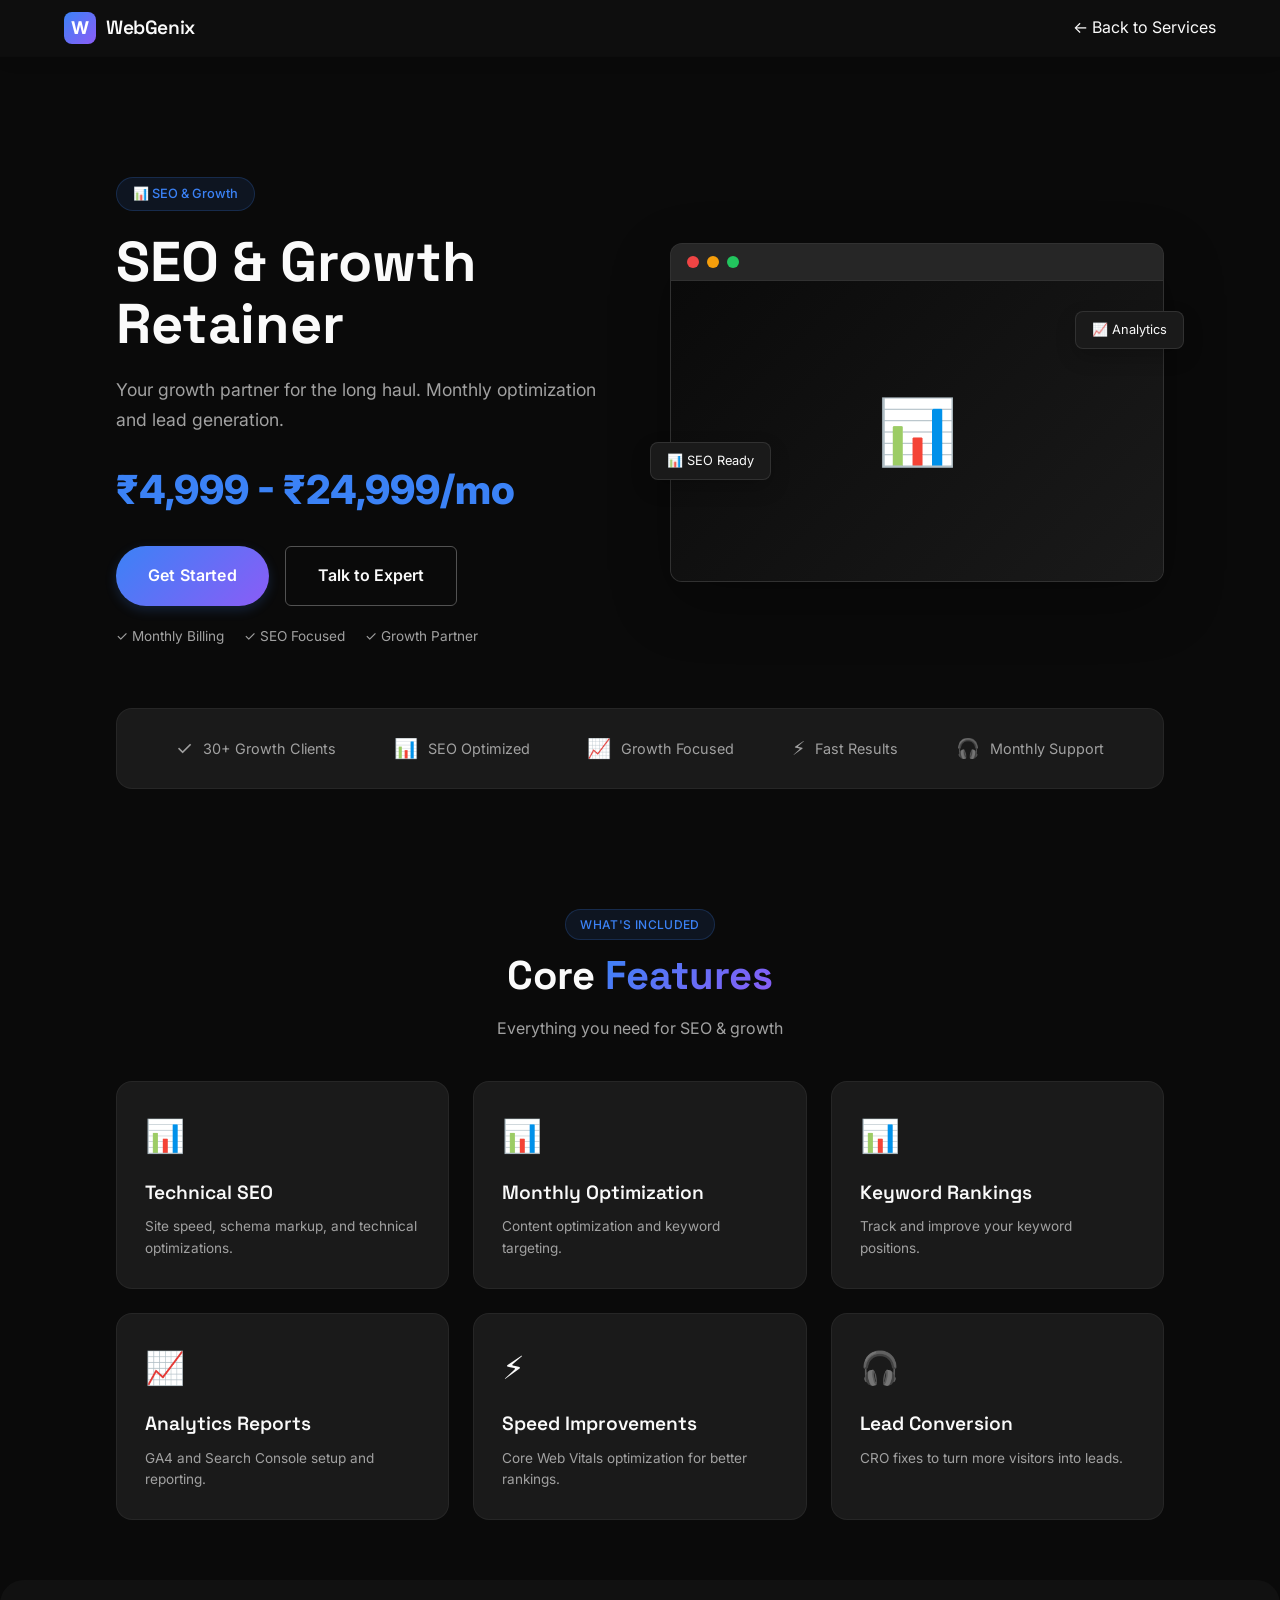
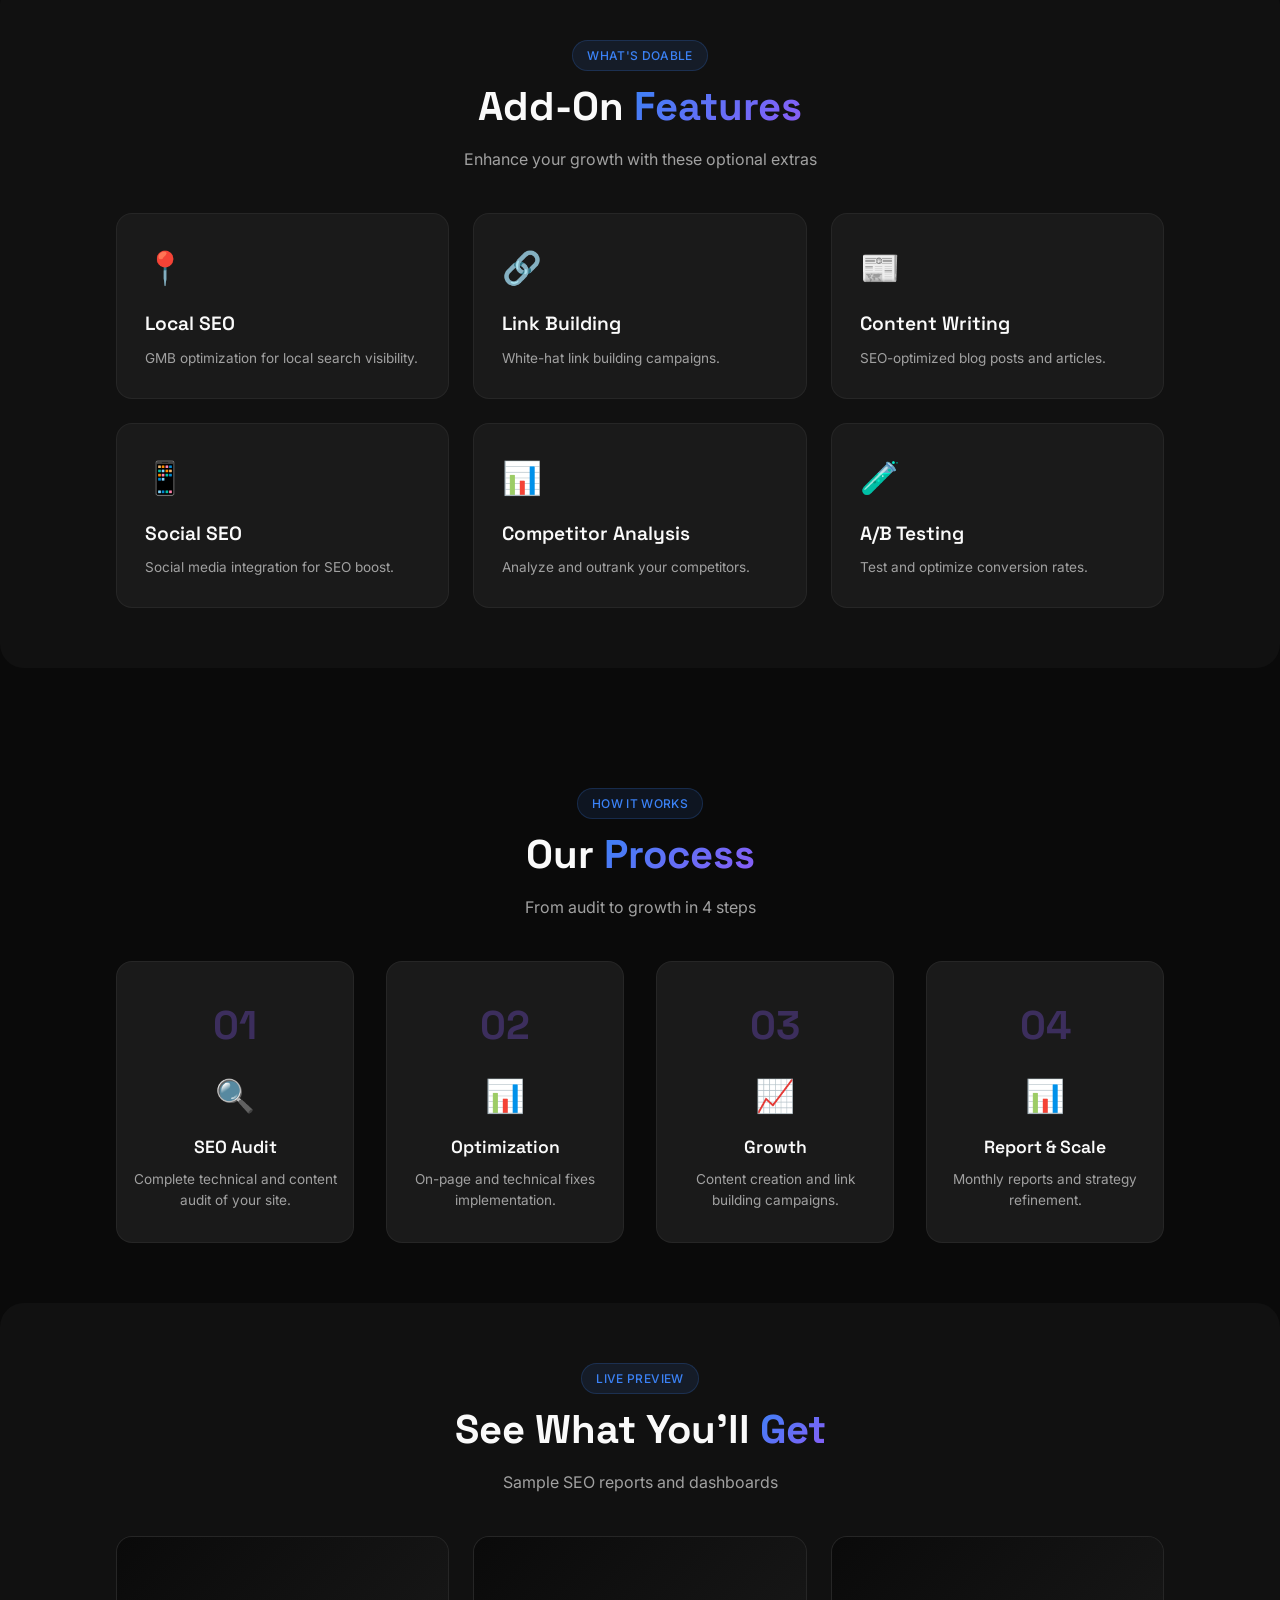
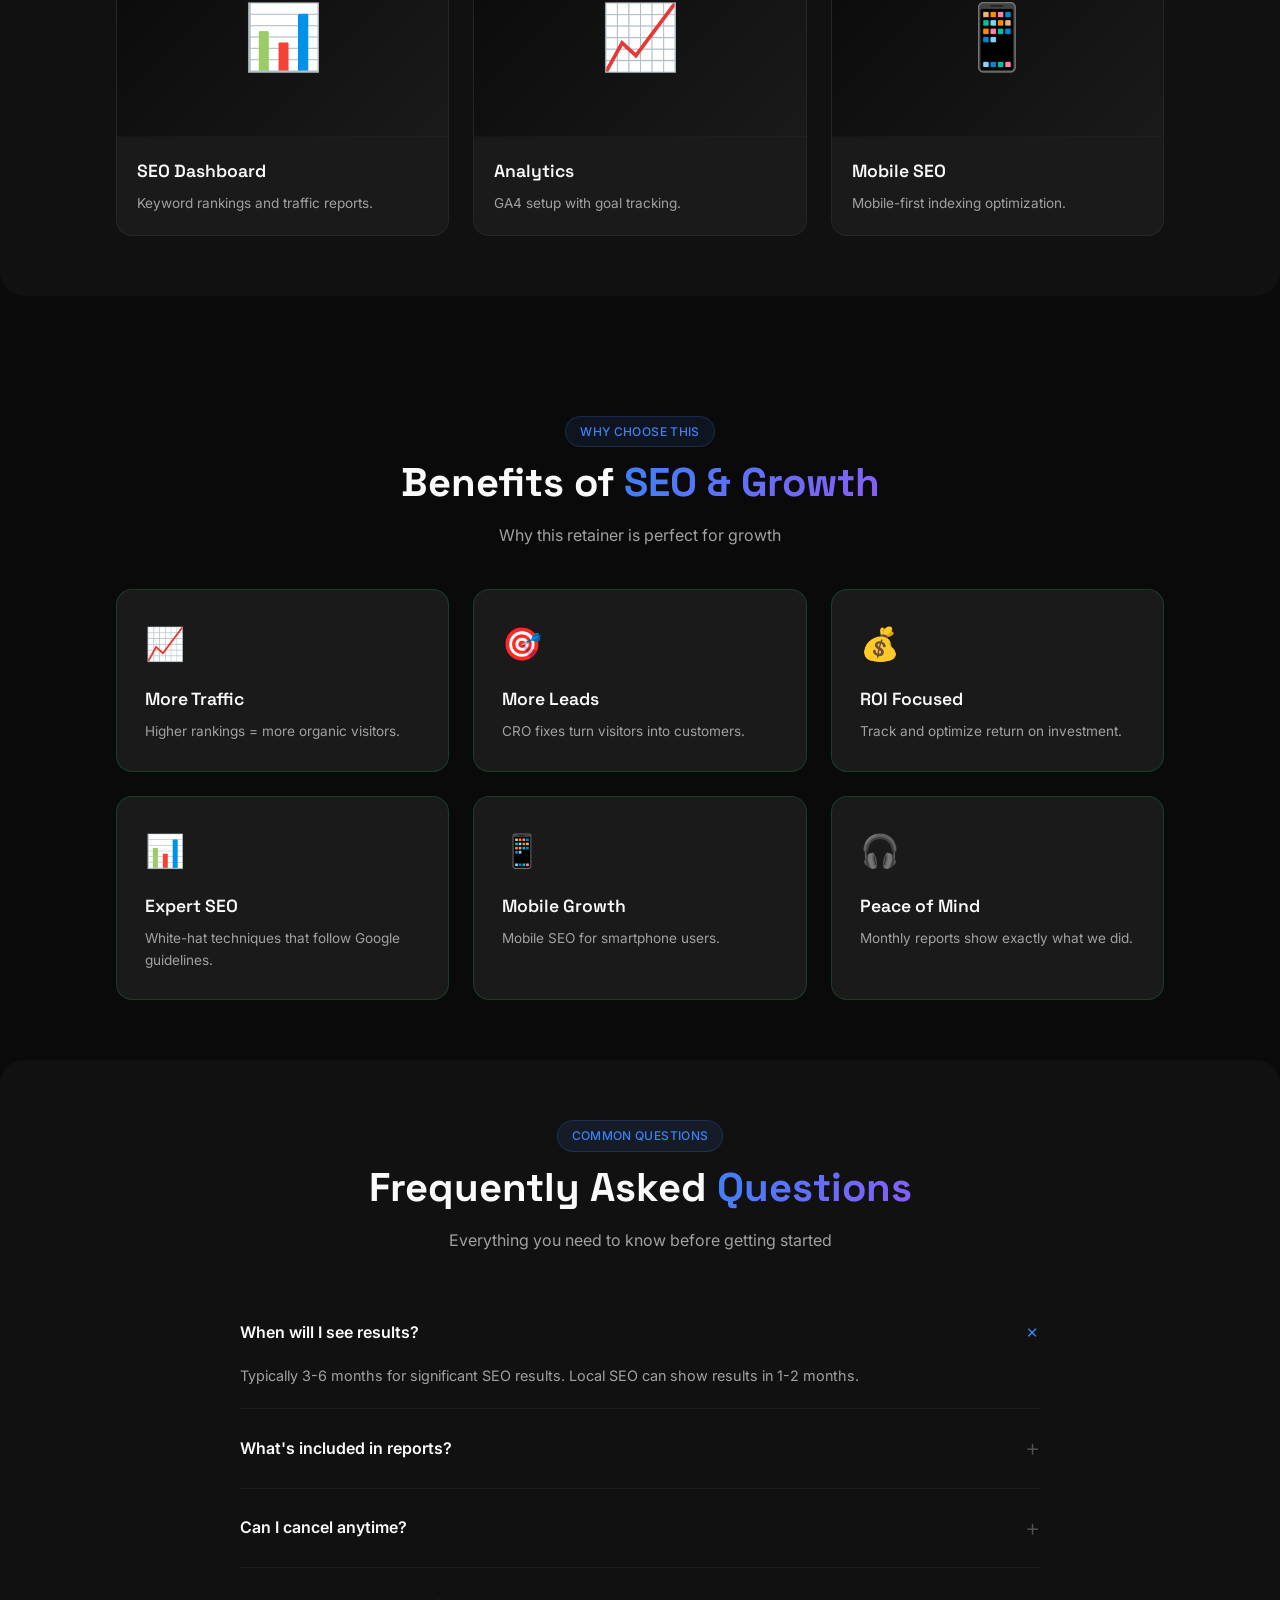
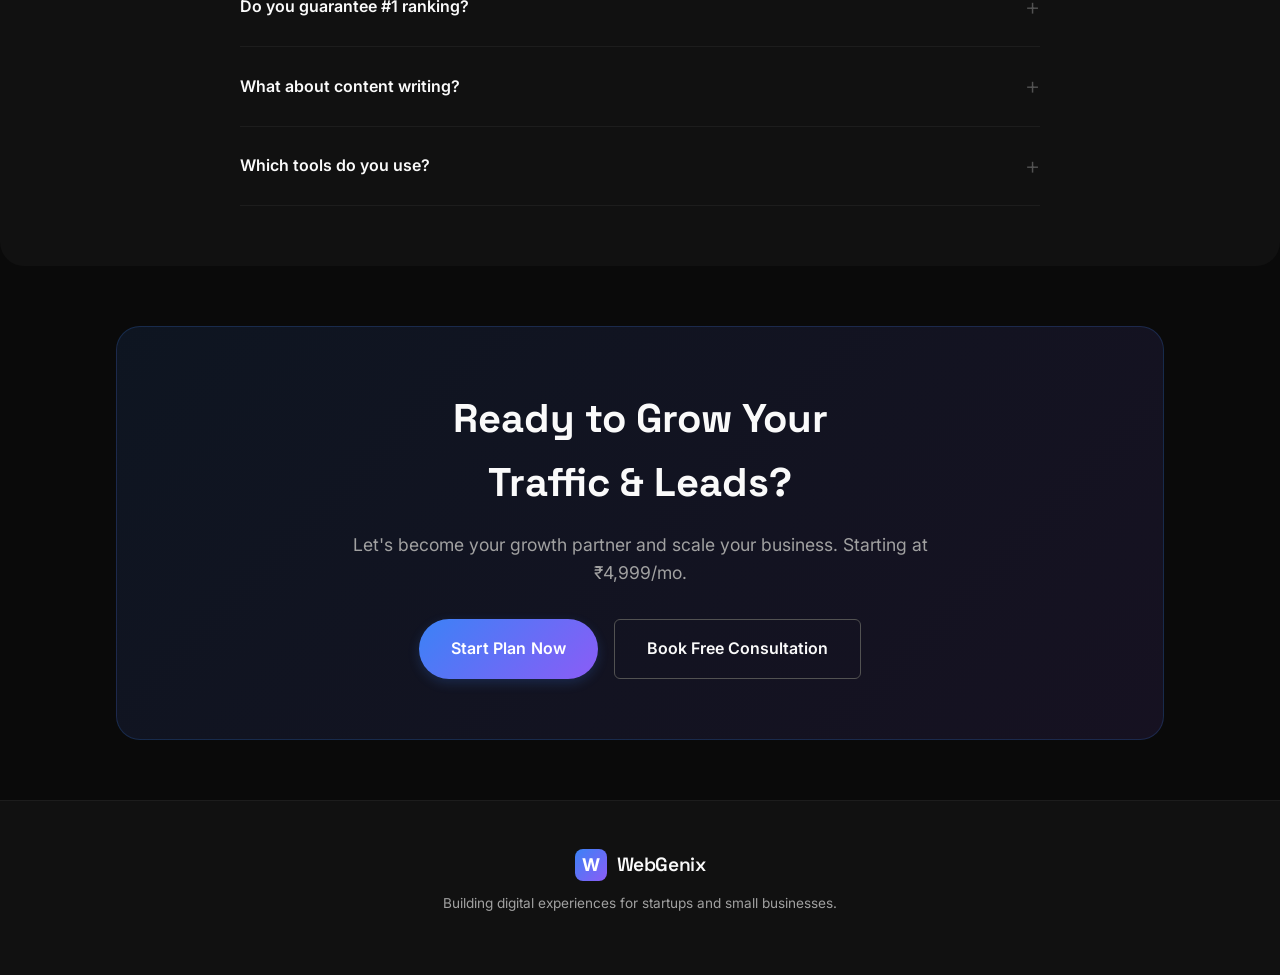
<file: services/seo-growth.html>
<!DOCTYPE html>
<html lang="en" data-theme="dark">
<head>
    <meta charset="UTF-8">
    <meta name="viewport" content="width=device-width, initial-scale=1.0">
    <title>SEO & Growth Retainer - WebGenix</title>
    <link rel="preconnect" href="https://fonts.googleapis.com">
    <link href="https://fonts.googleapis.com/css2?family=Inter:wght@400;500;600;700&family=Space+Grotesk:wght@400;500;600;700&display=swap" rel="stylesheet">
    <link rel="stylesheet" href="../style.css">
    <style>
        .page-wrapper { max-width: 85vw; margin: 0 auto; padding: 0 20px; }
        .hero-section { padding: 120px 0 60px; min-height: auto; }
        .hero-grid { display: grid; grid-template-columns: 1fr 1fr; gap: 60px; align-items: center; }
        .hero-left { text-align: left; }
        .hero-badge { display: inline-flex; align-items: center; gap: 8px; padding: 6px 16px; background: rgba(59, 130, 246, 0.1); border: 1px solid rgba(59, 130, 246, 0.2); border-radius: 9999px; font-size: 0.8rem; font-weight: 500; color: var(--color-primary); margin-bottom: 20px; }
        .hero-title { font-family: var(--font-display); font-size: 3.5rem; font-weight: 800; line-height: 1.1; margin-bottom: 20px; }
        .hero-desc { font-size: 1.1rem; color: var(--color-text-secondary); margin-bottom: 24px; line-height: 1.7; }
        .price-display { font-size: 2.5rem; font-weight: 800; color: var(--color-primary); margin-bottom: 24px; }
        .cta-group { display: flex; gap: 16px; margin-bottom: 20px; }
        .trust-points { display: flex; gap: 20px; flex-wrap: wrap; }
        .trust-point { display: flex; align-items: center; gap: 6px; font-size: 0.85rem; color: var(--color-text-secondary); }
        .hero-right { position: relative; }
        .browser-mockup { background: var(--color-surface); border: 1px solid rgba(255, 255, 255, 0.1); border-radius: 12px; overflow: hidden; box-shadow: 0 20px 60px rgba(0, 0, 0, 0.3); }
        .browser-bar { background: rgba(255, 255, 255, 0.05); padding: 12px 16px; display: flex; gap: 8px; border-bottom: 1px solid rgba(255, 255, 255, 0.05); }
        .browser-dot { width: 12px; height: 12px; border-radius: 50%; }
        .dot-red { background: #ef4444; } .dot-yellow { background: #f59e0b; } .dot-green { background: #22c55e; }
        .browser-content { padding: 40px; min-height: 300px; display: flex; align-items: center; justify-content: center; font-size: 4rem; background: linear-gradient(135deg, var(--color-bg), var(--color-surface)); }
        .floating-badge { position: absolute; padding: 8px 16px; background: var(--color-surface); border: 1px solid rgba(255, 255, 255, 0.1); border-radius: 8px; font-size: 0.8rem; box-shadow: 0 8px 20px rgba(0, 0, 0, 0.2); animation: float 3s ease-in-out infinite; }
        .badge-1 { top: 20%; right: -20px; animation-delay: 0s; } .badge-2 { bottom: 30%; left: -20px; animation-delay: 1s; }
        @keyframes float { 0%, 100% { transform: translateY(0); } 50% { transform: translateY(-10px); } }
        .trust-bar { background: var(--color-surface); border: 1px solid rgba(255, 255, 255, 0.05); border-radius: 16px; padding: 24px 40px; margin: 0 0 60px; display: flex; justify-content: space-around; flex-wrap: wrap; gap: 20px; }
        .trust-item { display: flex; align-items: center; gap: 10px; font-size: 0.9rem; color: var(--color-text-secondary); }
        .trust-icon { font-size: 1.2rem; }
        .section-block { padding: 60px 0; }
        .section-block.alt { background: var(--color-bg-alt); border-radius: 24px; padding: 60px 40px; margin: 0 0 60px; }
        .section-title { font-family: var(--font-display); font-size: 2.5rem; font-weight: 700; margin-bottom: 16px; }
        .text-center { text-align: center; }
        .features-grid { display: grid; grid-template-columns: repeat(auto-fit, minmax(280px, 1fr)); gap: 24px; margin-top: 40px; }
        .feature-card { background: var(--color-surface); border: 1px solid rgba(255, 255, 255, 0.05); border-radius: 16px; padding: 28px; transition: all 300ms ease; }
        .feature-card:hover { transform: translateY(-5px); border-color: rgba(59, 130, 246, 0.2); }
        .feature-icon { font-size: 2rem; margin-bottom: 16px; }
        .feature-title { font-family: var(--font-display); font-size: 1.2rem; font-weight: 600; margin-bottom: 8px; }
        .feature-desc { font-size: 0.85rem; color: var(--color-text-secondary); line-height: 1.6; }
        .process-grid { display: grid; grid-template-columns: repeat(auto-fit, minmax(200px, 1fr)); gap: 32px; margin-top: 40px; }
        .process-card { text-align: center; padding: 32px 16px; background: var(--color-surface); border: 1px solid rgba(255, 255, 255, 0.05); border-radius: 16px; transition: all 300ms ease; }
        .process-card:hover { transform: translateY(-5px); border-color: rgba(139, 92, 246, 0.2); }
        .process-number { font-family: var(--font-display); font-size: 2.5rem; font-weight: 800; color: var(--color-accent); opacity: 0.3; margin-bottom: 12px; }
        .process-icon { font-size: 2rem; margin-bottom: 12px; }
        .process-title { font-family: var(--font-display); font-size: 1.1rem; font-weight: 600; margin-bottom: 8px; }
        .process-desc { font-size: 0.85rem; color: var(--color-text-secondary); line-height: 1.5; }
        .preview-grid { display: grid; grid-template-columns: repeat(auto-fit, minmax(300px, 1fr)); gap: 24px; margin-top: 40px; }
        .preview-card { background: var(--color-surface); border: 1px solid rgba(255, 255, 255, 0.05); border-radius: 16px; overflow: hidden; transition: all 300ms ease; }
        .preview-card:hover { transform: translateY(-5px); box-shadow: 0 12px 24px rgba(0, 0, 0, 0.2); }
        .preview-image { height: 200px; background: linear-gradient(135deg, var(--color-bg), var(--color-surface)); display: flex; align-items: center; justify-content: center; font-size: 4rem; border-bottom: 1px solid rgba(255, 255, 255, 0.05); }
        .preview-content { padding: 20px; }
        .preview-title { font-family: var(--font-display); font-size: 1.1rem; font-weight: 600; margin-bottom: 8px; }
        .preview-desc { font-size: 0.85rem; color: var(--color-text-secondary); }
        .benefits-grid { display: grid; grid-template-columns: repeat(auto-fit, minmax(280px, 1fr)); gap: 24px; margin-top: 40px; }
        .benefit-card { background: var(--color-surface); border: 1px solid rgba(34, 197, 94, 0.2); border-radius: 16px; padding: 28px; transition: all 300ms ease; }
        .benefit-card:hover { transform: translateY(-5px); border-color: rgba(34, 197, 94, 0.4); }
        .benefit-icon { font-size: 2rem; margin-bottom: 16px; }
        .benefit-title { font-family: var(--font-display); font-size: 1.1rem; font-weight: 600; margin-bottom: 8px; }
        .benefit-desc { font-size: 0.85rem; color: var(--color-text-secondary); line-height: 1.6; }
        .faq-list { max-width: 800px; margin: 40px auto 0; }
        .faq-item { border-bottom: 1px solid rgba(255, 255, 255, 0.05); padding: 20px 0; cursor: pointer; }
        .faq-question { display: flex; justify-content: space-between; align-items: center; font-weight: 600; font-size: 1rem; }
        .faq-toggle { font-size: 1.5rem; color: var(--color-text-muted); transition: all 250ms ease; font-weight: 300; }
        .faq-item.active .faq-toggle { transform: rotate(45deg); color: var(--color-primary); }
        .faq-answer { max-height: 0; overflow: hidden; transition: max-height 350ms ease, margin-top 350ms ease; color: var(--color-text-secondary); font-size: 0.9rem; line-height: 1.7; }
        .faq-item.active .faq-answer { max-height: 200px; margin-top: 12px; }
        .cta-banner { background: linear-gradient(135deg, rgba(59, 130, 246, 0.1), rgba(139, 92, 246, 0.1)); border: 1px solid rgba(59, 130, 246, 0.2); border-radius: 24px; padding: 60px 40px; text-align: center; margin: 60px 0; }
        .cta-banner h2 { font-family: var(--font-display); font-size: 2.5rem; font-weight: 800; margin-bottom: 16px; }
        .cta-banner p { font-size: 1.1rem; color: var(--color-text-secondary); margin-bottom: 32px; max-width: 600px; margin-left: auto; margin-right: auto; }
        .cta-buttons { display: flex; gap: 16px; justify-content: center; flex-wrap: wrap; }
        @media (max-width: 768px) {
            .hero-grid { grid-template-columns: 1fr; } .hero-left { text-align: center; } .cta-group { justify-content: center; flex-direction: column; align-items: center; } .trust-points { justify-content: center; } .hero-title { font-size: 2.5rem; } .price-display { font-size: 2rem; } .trust-bar { flex-direction: column; align-items: center; }
        }
    </style>
</head>
<body>
    <header class="header" id="header">
        <div class="container">
            <div class="header-content">
                <a href="../index.html" class="logo"><div class="logo-icon"><span>W</span></div><span class="logo-text">WebGenix</span></a>
                <a href="../index.html#services" class="btn-nav">← Back to Services</a>
            </div>
        </div>
    </header>

    <section class="hero-section">
        <div class="page-wrapper">
            <div class="hero-grid">
                <div class="hero-left animate-on-scroll">
                    <div class="hero-badge">📊 SEO & Growth</div>
                    <h1 class="hero-title">SEO & Growth<br>Retainer</h1>
                    <p class="hero-desc">Your growth partner for the long haul. Monthly optimization and lead generation.</p>
                    <div class="price-display">₹4,999 - ₹24,999/mo</div>
                    <div class="cta-group">
                        <a href="../index.html#contact" class="btn btn-primary btn-lg">Get Started</a>
                        <a href="../index.html#contact" class="btn btn-secondary btn-lg">Talk to Expert</a>
                    </div>
                    <div class="trust-points">
                        <div class="trust-point">✓ Monthly Billing</div>
                        <div class="trust-point">✓ SEO Focused</div>
                        <div class="trust-point">✓ Growth Partner</div>
                    </div>
                </div>
                <div class="hero-right animate-on-scroll">
                    <div class="browser-mockup">
                        <div class="browser-bar"><div class="browser-dot dot-red"></div><div class="browser-dot dot-yellow"></div><div class="browser-dot dot-green"></div></div>
                        <div class="browser-content">📊</div>
                    </div>
                    <div class="floating-badge badge-1">📈 Analytics</div>
                    <div class="floating-badge badge-2">📊 SEO Ready</div>
                </div>
            </div>
        </div>
    </section>

    <div class="page-wrapper">
        <div class="trust-bar animate-on-scroll">
            <div class="trust-item"><span class="trust-icon">✓</span> 30+ Growth Clients</div>
            <div class="trust-item"><span class="trust-icon">📊</span> SEO Optimized</div>
            <div class="trust-item"><span class="trust-icon">📈</span> Growth Focused</div>
            <div class="trust-item"><span class="trust-icon">⚡</span> Fast Results</div>
            <div class="trust-item"><span class="trust-icon">🎧</span> Monthly Support</div>
        </div>
    </div>

    <section class="section-block">
        <div class="page-wrapper">
            <div class="text-center animate-on-scroll">
                <div class="section-tag">What's Included</div>
                <h2 class="section-title">Core <span class="text-gradient">Features</span></h2>
                <p class="section-description">Everything you need for SEO & growth</p>
            </div>
            <div class="features-grid">
                <div class="feature-card animate-on-scroll"><div class="feature-icon">📊</div><h3 class="feature-title">Technical SEO</h3><p class="feature-desc">Site speed, schema markup, and technical optimizations.</p></div>
                <div class="feature-card animate-on-scroll"><div class="feature-icon">📊</div><h3 class="feature-title">Monthly Optimization</h3><p class="feature-desc">Content optimization and keyword targeting.</p></div>
                <div class="feature-card animate-on-scroll"><div class="feature-icon">📊</div><h3 class="feature-title">Keyword Rankings</h3><p class="feature-desc">Track and improve your keyword positions.</p></div>
                <div class="feature-card animate-on-scroll"><div class="feature-icon">📈</div><h3 class="feature-title">Analytics Reports</h3><p class="feature-desc">GA4 and Search Console setup and reporting.</p></div>
                <div class="feature-card animate-on-scroll"><div class="feature-icon">⚡</div><h3 class="feature-title">Speed Improvements</h3><p class="feature-desc">Core Web Vitals optimization for better rankings.</p></div>
                <div class="feature-card animate-on-scroll"><div class="feature-icon">🎧</div><h3 class="feature-title">Lead Conversion</h3><p class="feature-desc">CRO fixes to turn more visitors into leads.</p></div>
            </div>
        </div>
    </section>

    <section class="section-block alt">
        <div class="page-wrapper">
            <div class="text-center animate-on-scroll">
                <div class="section-tag">What's Doable</div>
                <h2 class="section-title">Add-On <span class="text-gradient">Features</span></h2>
                <p class="section-description">Enhance your growth with these optional extras</p>
            </div>
            <div class="features-grid">
                <div class="feature-card animate-on-scroll"><div class="feature-icon">📍</div><h3 class="feature-title">Local SEO</h3><p class="feature-desc">GMB optimization for local search visibility.</p></div>
                <div class="feature-card animate-on-scroll"><div class="feature-icon">🔗</div><h3 class="feature-title">Link Building</h3><p class="feature-desc">White-hat link building campaigns.</p></div>
                <div class="feature-card animate-on-scroll"><div class="feature-icon">📰</div><h3 class="feature-title">Content Writing</h3><p class="feature-desc">SEO-optimized blog posts and articles.</p></div>
                <div class="feature-card animate-on-scroll"><div class="feature-icon">📱</div><h3 class="feature-title">Social SEO</h3><p class="feature-desc">Social media integration for SEO boost.</p></div>
                <div class="feature-card animate-on-scroll"><div class="feature-icon">📊</div><h3 class="feature-title">Competitor Analysis</h3><p class="feature-desc">Analyze and outrank your competitors.</p></div>
                <div class="feature-card animate-on-scroll"><div class="feature-icon">🧪</div><h3 class="feature-title">A/B Testing</h3><p class="feature-desc">Test and optimize conversion rates.</p></div>
            </div>
        </div>
    </section>

    <section class="section-block">
        <div class="page-wrapper">
            <div class="text-center animate-on-scroll">
                <div class="section-tag">How It Works</div>
                <h2 class="section-title">Our <span class="text-gradient">Process</span></h2>
                <p class="section-description">From audit to growth in 4 steps</p>
            </div>
            <div class="process-grid">
                <div class="process-card animate-on-scroll"><div class="process-number">01</div><div class="process-icon">🔍</div><h3 class="process-title">SEO Audit</h3><p class="process-desc">Complete technical and content audit of your site.</p></div>
                <div class="process-card animate-on-scroll"><div class="process-number">02</div><div class="process-icon">📊</div><h3 class="process-title">Optimization</h3><p class="process-desc">On-page and technical fixes implementation.</p></div>
                <div class="process-card animate-on-scroll"><div class="process-number">03</div><div class="process-icon">📈</div><h3 class="process-title">Growth</h3><p class="process-desc">Content creation and link building campaigns.</p></div>
                <div class="process-card animate-on-scroll"><div class="process-number">04</div><div class="process-icon">📊</div><h3 class="process-title">Report & Scale</h3><p class="process-desc">Monthly reports and strategy refinement.</p></div>
            </div>
        </div>
    </section>

    <section class="section-block alt">
        <div class="page-wrapper">
            <div class="text-center animate-on-scroll">
                <div class="section-tag">Live Preview</div>
                <h2 class="section-title">See What You'll <span class="text-gradient">Get</span></h2>
                <p class="section-description">Sample SEO reports and dashboards</p>
            </div>
            <div class="preview-grid">
                <div class="preview-card animate-on-scroll"><div class="preview-image">📊</div><div class="preview-content"><h4 class="preview-title">SEO Dashboard</h4><p class="preview-desc">Keyword rankings and traffic reports.</p></div></div>
                <div class="preview-card animate-on-scroll"><div class="preview-image">📈</div><div class="preview-content"><h4 class="preview-title">Analytics</h4><p class="preview-desc">GA4 setup with goal tracking.</p></div></div>
                <div class="preview-card animate-on-scroll"><div class="preview-image">📱</div><div class="preview-content"><h4 class="preview-title">Mobile SEO</h4><p class="preview-desc">Mobile-first indexing optimization.</p></div></div>
            </div>
        </div>
    </section>

    <section class="section-block">
        <div class="page-wrapper">
            <div class="text-center animate-on-scroll">
                <div class="section-tag">Why Choose This</div>
                <h2 class="section-title">Benefits of <span class="text-gradient">SEO & Growth</span></h2>
                <p class="section-description">Why this retainer is perfect for growth</p>
            </div>
            <div class="benefits-grid">
                <div class="benefit-card animate-on-scroll"><div class="benefit-icon">📈</div><h3 class="benefit-title">More Traffic</h3><p class="benefit-desc">Higher rankings = more organic visitors.</p></div>
                <div class="benefit-card animate-on-scroll"><div class="benefit-icon">🎯</div><h3 class="benefit-title">More Leads</h3><p class="benefit-desc">CRO fixes turn visitors into customers.</p></div>
                <div class="benefit-card animate-on-scroll"><div class="benefit-icon">💰</div><h3 class="benefit-title">ROI Focused</h3><p class="benefit-desc">Track and optimize return on investment.</p></div>
                <div class="benefit-card animate-on-scroll"><div class="benefit-icon">📊</div><h3 class="benefit-title">Expert SEO</h3><p class="benefit-desc">White-hat techniques that follow Google guidelines.</p></div>
                <div class="benefit-card animate-on-scroll"><div class="benefit-icon">📱</div><h3 class="benefit-title">Mobile Growth</h3><p class="benefit-desc">Mobile SEO for smartphone users.</p></div>
                <div class="benefit-card animate-on-scroll"><div class="benefit-icon">🎧</div><h3 class="benefit-title">Peace of Mind</h3><p class="benefit-desc">Monthly reports show exactly what we did.</p></div>
            </div>
        </div>
    </section>

    <section class="section-block alt">
        <div class="page-wrapper">
            <div class="text-center animate-on-scroll">
                <div class="section-tag">Common Questions</div>
                <h2 class="section-title">Frequently Asked <span class="text-gradient">Questions</span></h2>
                <p class="section-description">Everything you need to know before getting started</p>
            </div>
            <div class="faq-list">
                <div class="faq-item active" data-index="0"><div class="faq-question"><span>When will I see results?</span><span class="faq-toggle">+</span></div><div class="faq-answer"><p>Typically 3-6 months for significant SEO results. Local SEO can show results in 1-2 months.</p></div></div>
                <div class="faq-item" data-index="1"><div class="faq-question"><span>What's included in reports?</span><span class="faq-toggle">+</span></div><div class="faq-answer"><p>Keyword rankings, traffic stats, conversions, and work completed that month.</p></div></div>
                <div class="faq-item" data-index="2"><div class="faq-question"><span>Can I cancel anytime?</span><span class="faq-toggle">+</span></div><div class="faq-answer"><p>Yes, it's a monthly retainer with 30 days notice required for cancellation.</p></div></div>
                <div class="faq-item" data-index="3"><div class="faq-question"><span>Do you guarantee #1 ranking?</span><span class="faq-toggle">+</span></div><div class="faq-answer"><p>No ethical SEO agency guarantees #1. We guarantee best practices and effort.</p></div></div>
                <div class="faq-item" data-index="4"><div class="faq-question"><span>What about content writing?</span><span class="faq-toggle">+</span></div><div class="faq-answer"><p>Basic content optimization included. New content writing at ₹2,000 per 1000-word article.</p></div></div>
                <div class="faq-item" data-index="5"><div class="faq-question"><span>Which tools do you use?</span><span class="faq-toggle">+</span></div><div class="faq-answer"><p>SEMrush, Ahrefs, Google Analytics, Search Console, and Screaming Frog.</p></div>
            </div>
        </div>
    </section>

    <div class="page-wrapper">
        <div class="cta-banner animate-on-scroll">
            <h2>Ready to Grow Your<br>Traffic & Leads?</h2>
            <p>Let's become your growth partner and scale your business. Starting at ₹4,999/mo.</p>
            <div class="cta-buttons">
                <a href="../index.html#contact" class="btn btn-primary btn-lg">Start Plan Now</a>
                <a href="../index.html#contact" class="btn btn-secondary btn-lg">Book Free Consultation</a>
            </div>
        </div>
    </div>

    <footer class="footer">
        <div class="container">
            <div class="footer-top" style="grid-template-columns: 1fr; text-align: center;">
                <div class="footer-brand">
                    <div class="logo" style="justify-content: center;"><div class="logo-icon"><span>W</span></div><span class="logo-text">WebGenix</span></div>
                    <p>Building digital experiences for startups and small businesses.</p>
                </div>
            </div>
        </div>
    </footer>

    <script src="../script.js"></script>
    <script>
        document.querySelectorAll('.faq-item').forEach(item => {
            item.querySelector('.faq-question').addEventListener('click', function() {
                const isActive = item.classList.contains('active');
                document.querySelectorAll('.faq-item').forEach(f => f.classList.remove('active'));
                if (!isActive) item.classList.add('active');
            });
        });
    </script>
</body>
</html>
</file>
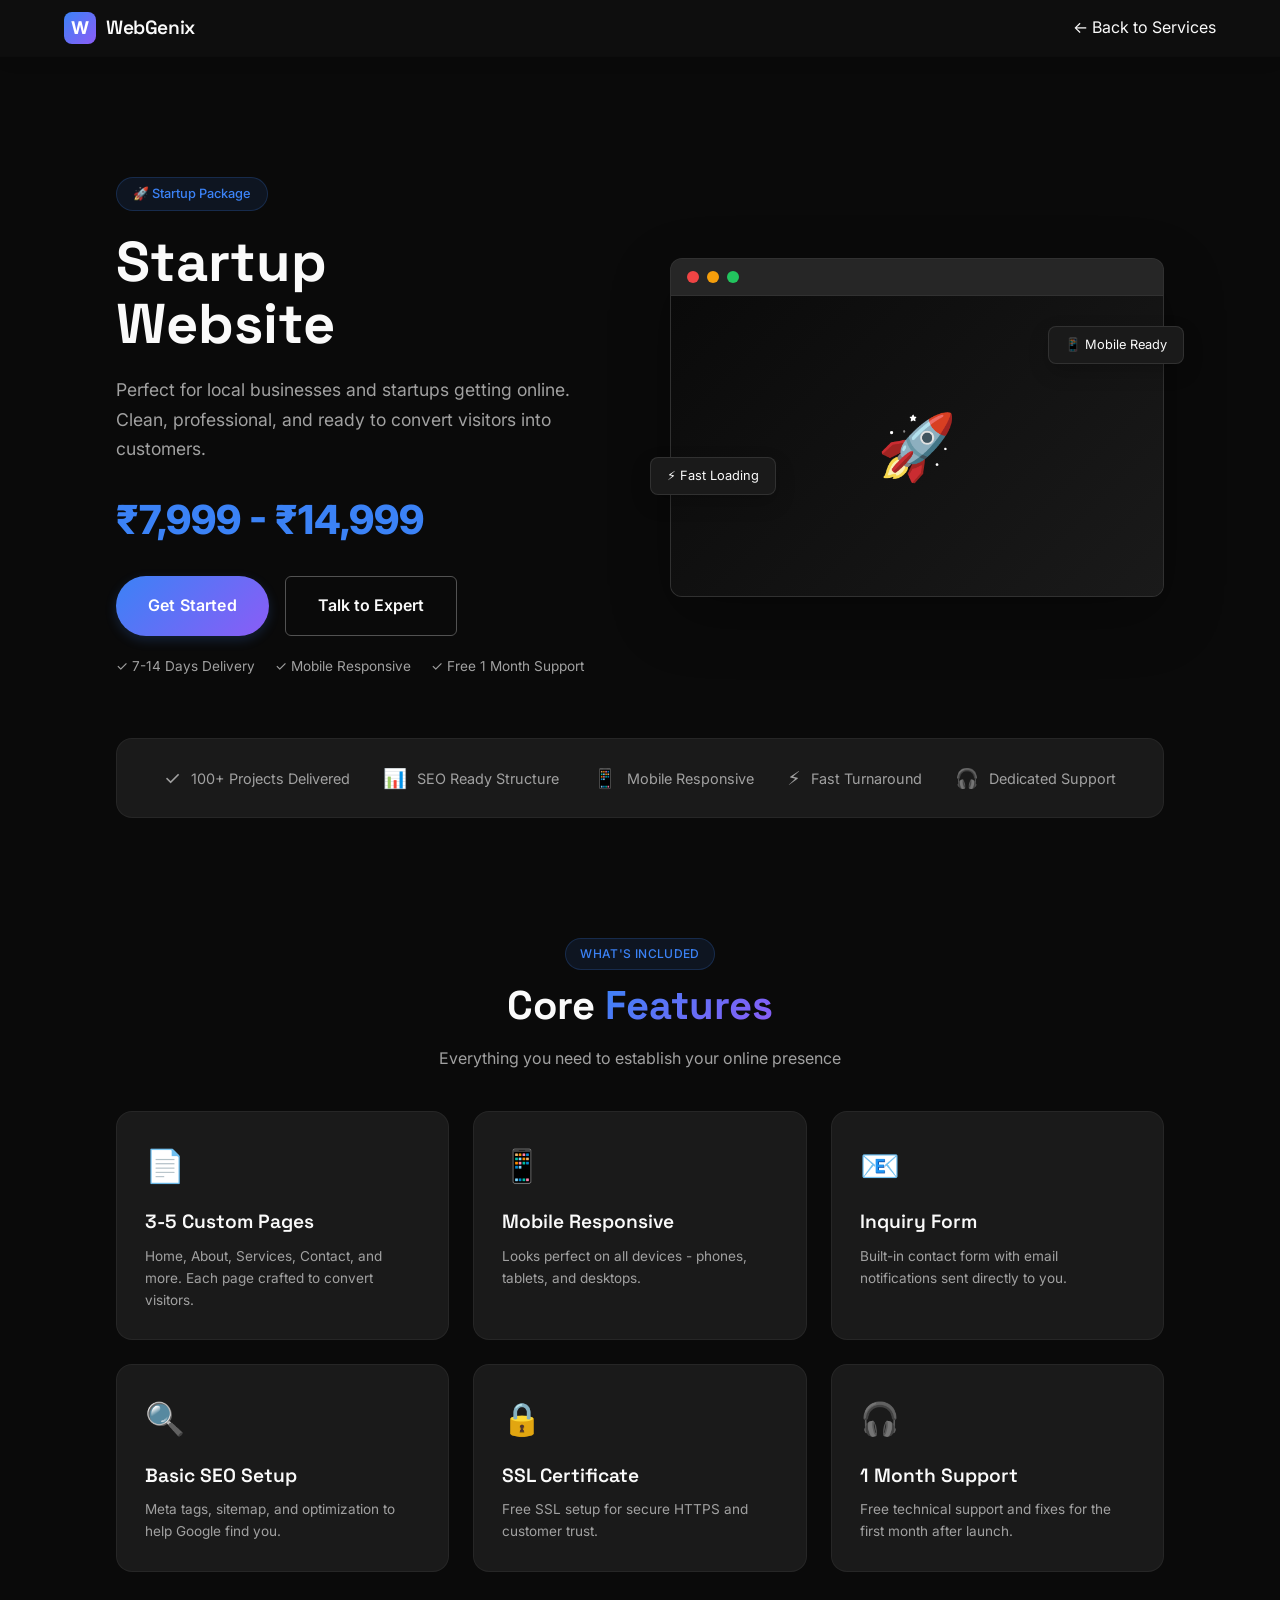
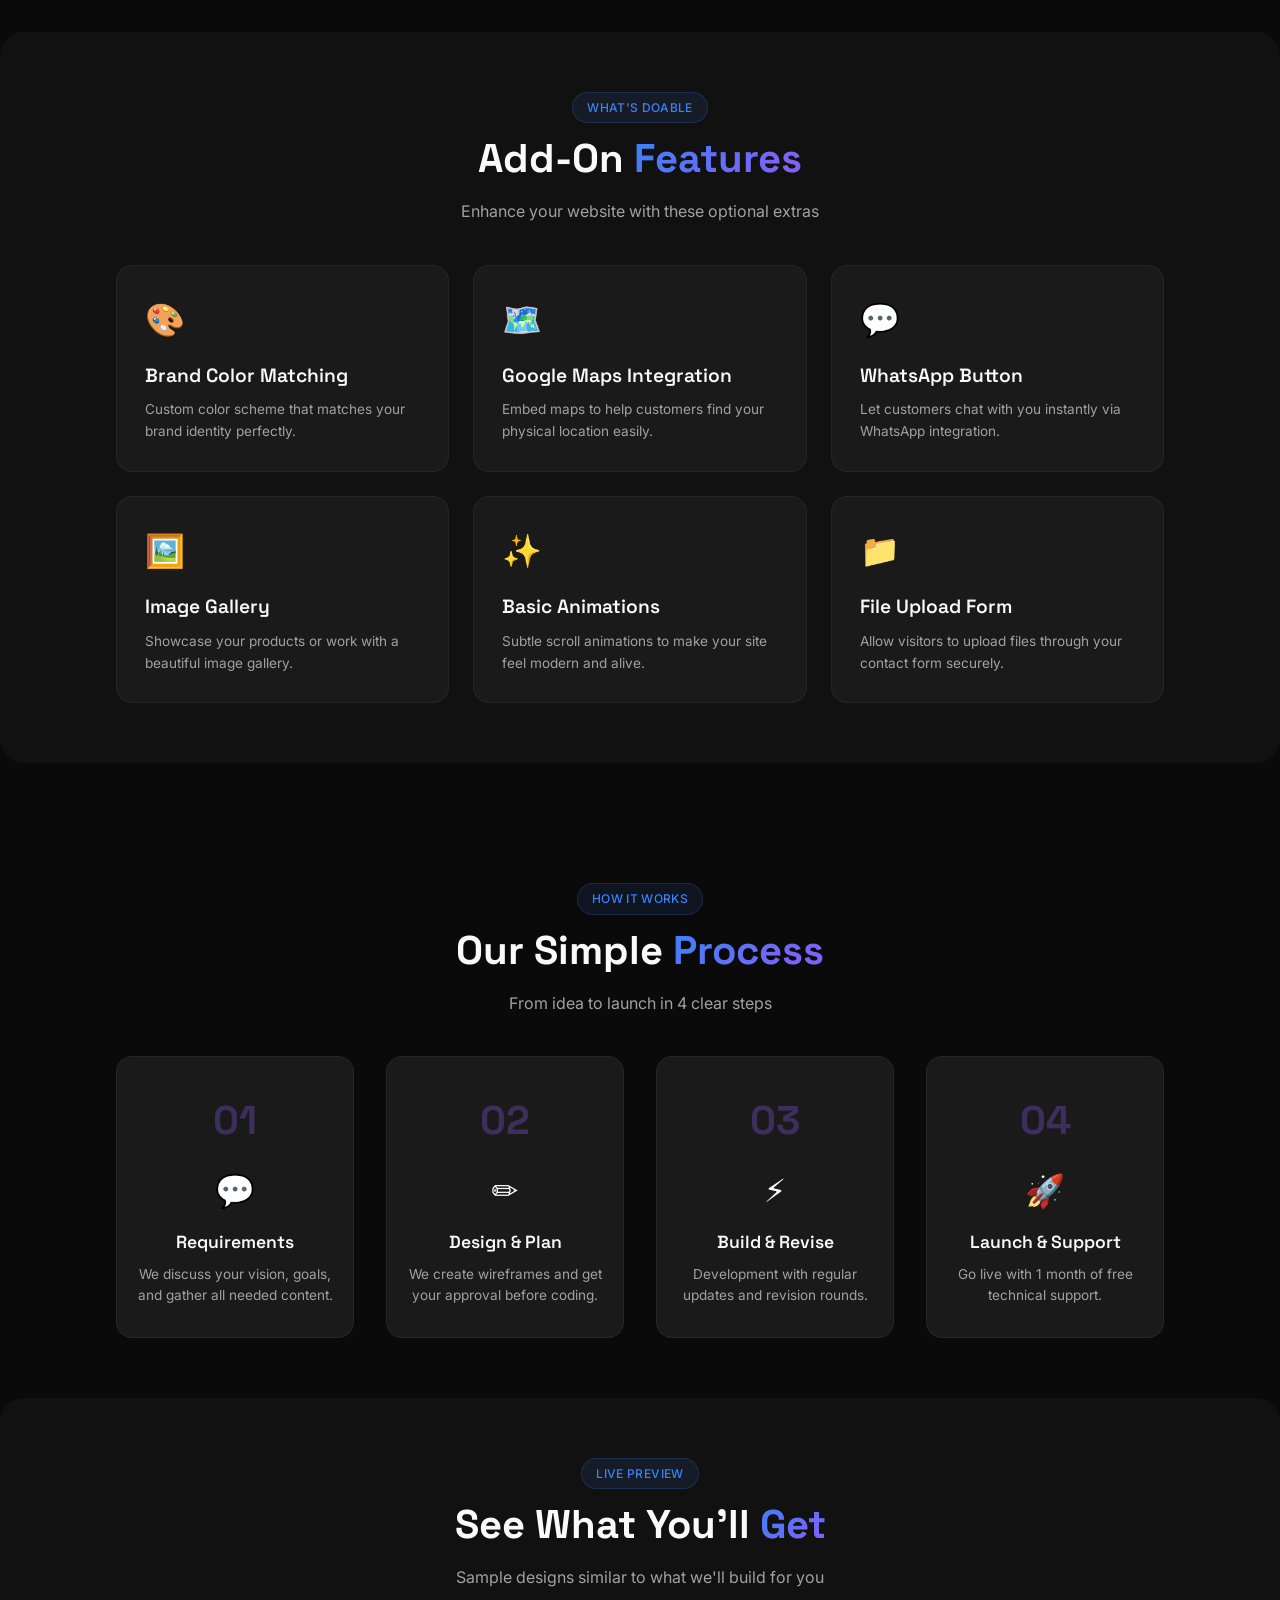
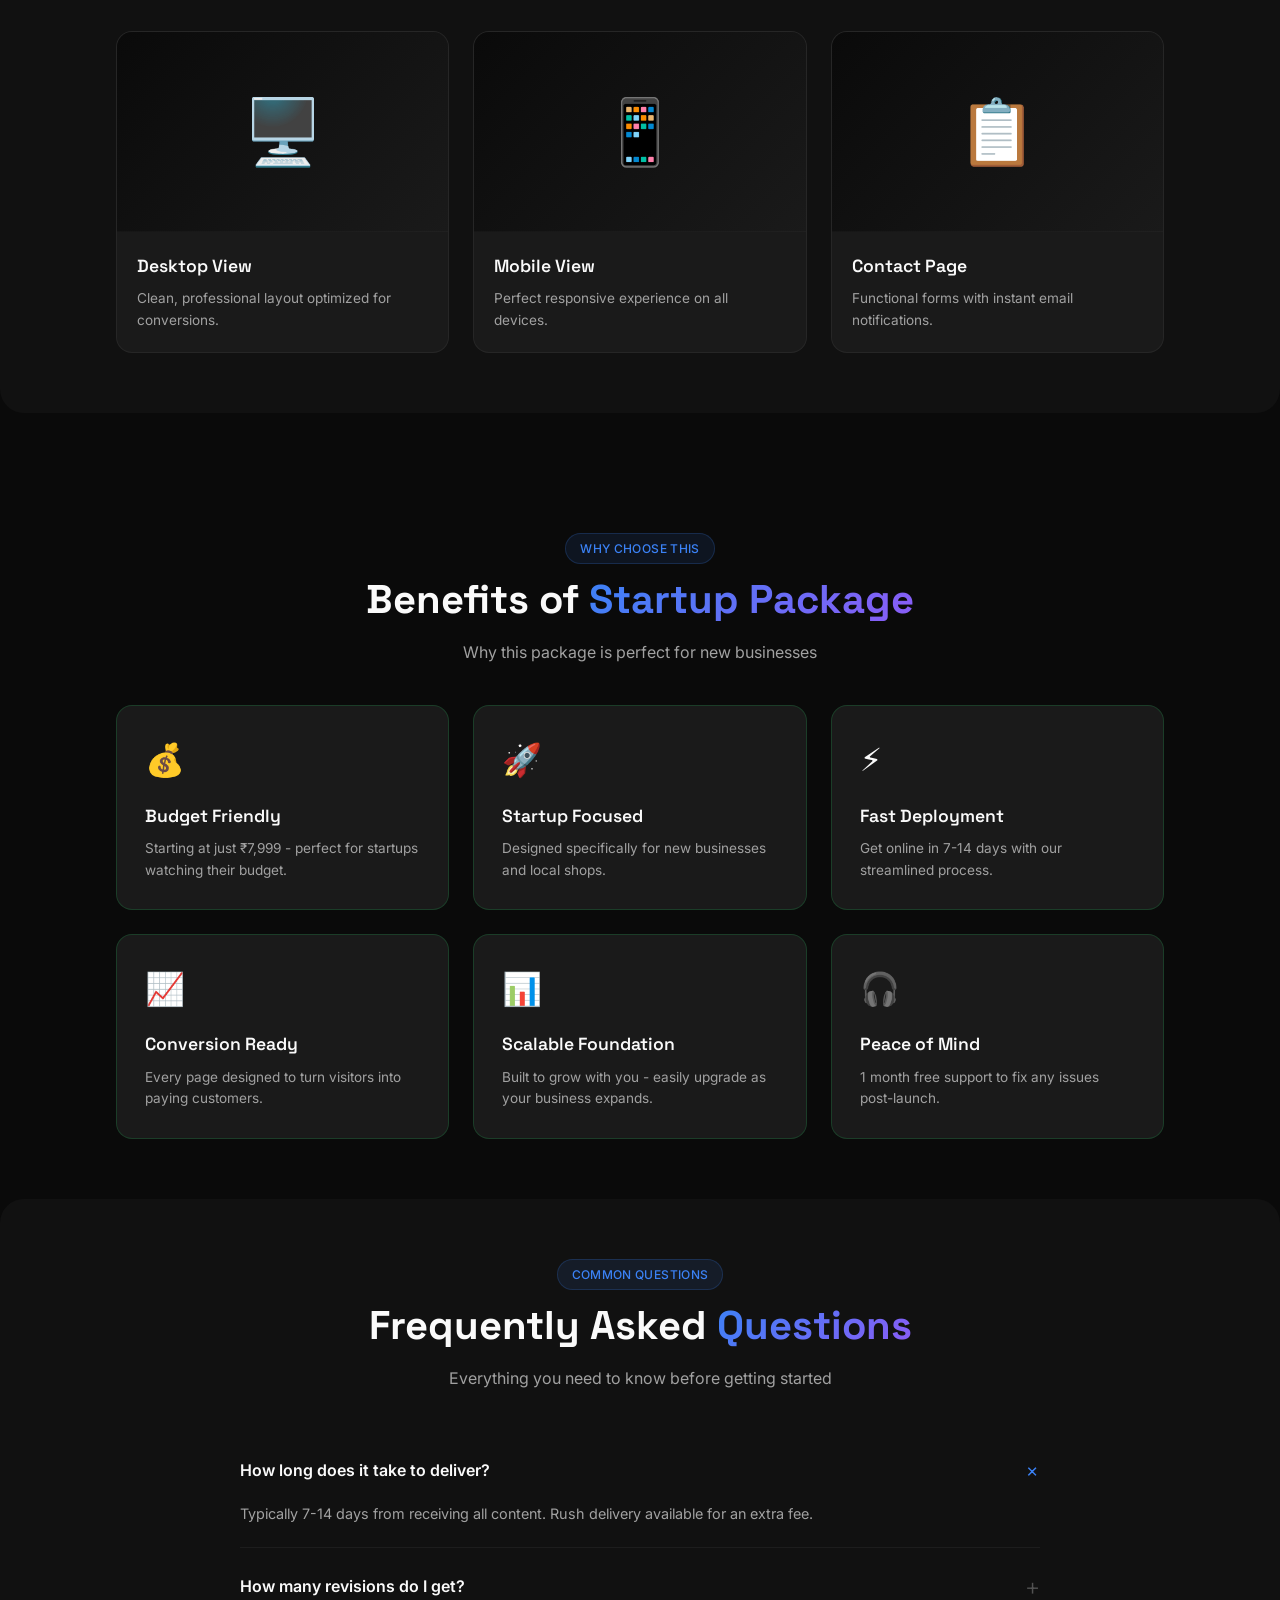
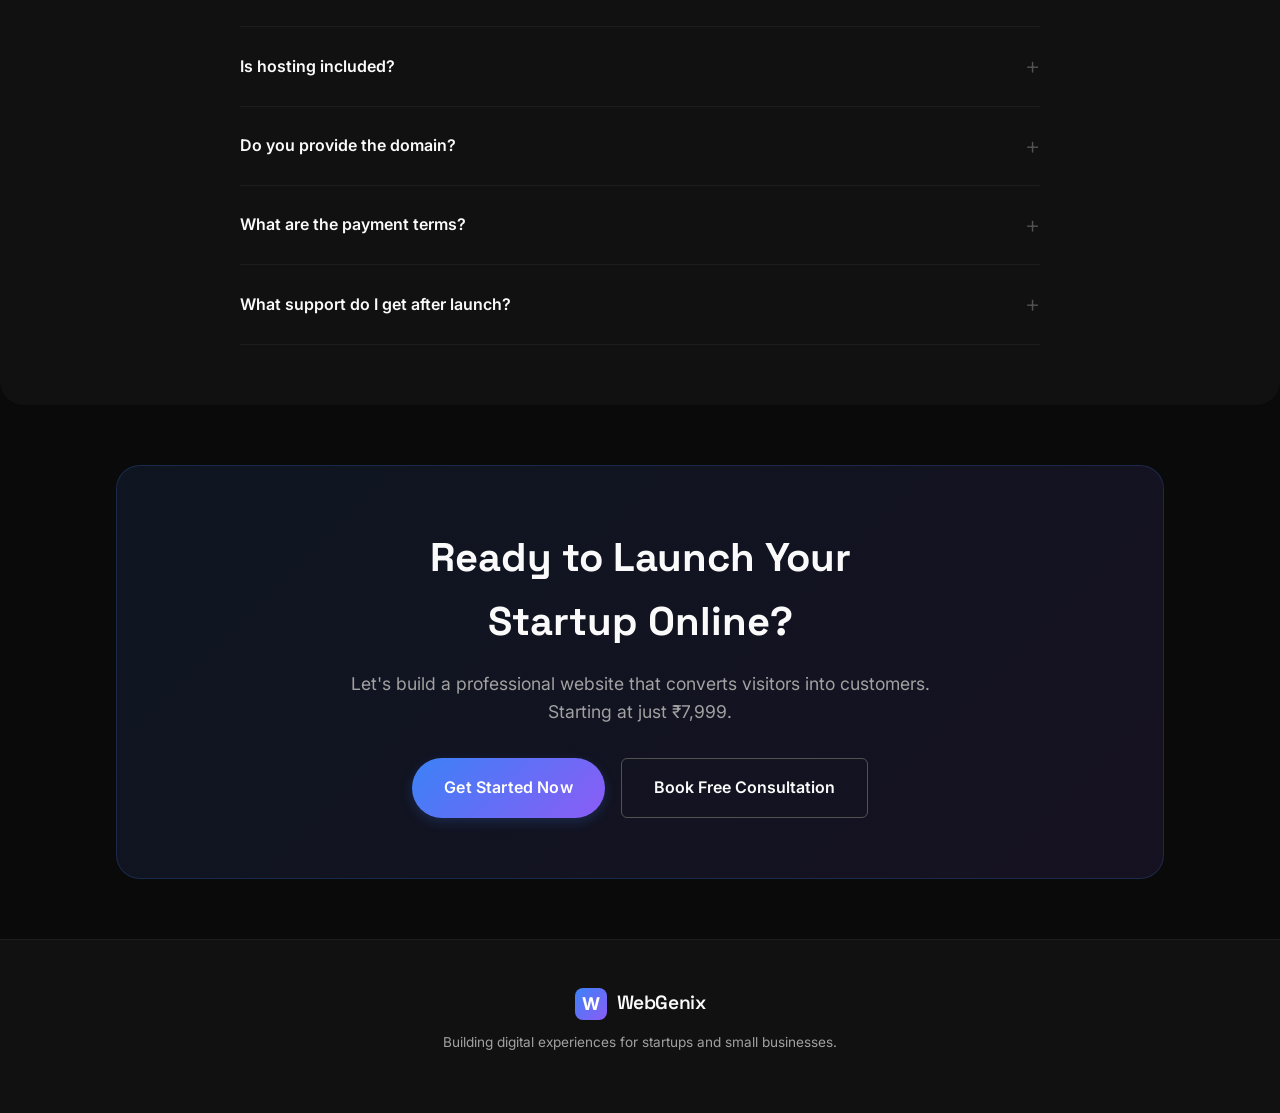
<file: services/startup-website.html>
<!DOCTYPE html>
<html lang="en" data-theme="dark">
<head>
    <meta charset="UTF-8">
    <meta name="viewport" content="width=device-width, initial-scale=1.0">
    <title>Startup Website - WebGenix</title>
    <link rel="preconnect" href="https://fonts.googleapis.com">
    <link href="https://fonts.googleapis.com/css2?family=Inter:wght@400;500;600;700&family=Space+Grotesk:wght@400;500;600;700&display=swap" rel="stylesheet">
    <link rel="stylesheet" href="../style.css">
    <style>
        .page-wrapper {
            max-width: 85vw;
            margin: 0 auto;
            padding: 0 20px;
        }
        .hero-section {
            padding: 120px 0 60px;
            min-height: auto;
        }
        .hero-grid {
            display: grid;
            grid-template-columns: 1fr 1fr;
            gap: 60px;
            align-items: center;
        }
        .hero-left {
            text-align: left;
        }
        .hero-badge {
            display: inline-flex;
            align-items: center;
            gap: 8px;
            padding: 6px 16px;
            background: rgba(59, 130, 246, 0.1);
            border: 1px solid rgba(59, 130, 246, 0.2);
            border-radius: 9999px;
            font-size: 0.8rem;
            font-weight: 500;
            color: var(--color-primary);
            margin-bottom: 20px;
        }
        .hero-title {
            font-family: var(--font-display);
            font-size: 3.5rem;
            font-weight: 800;
            line-height: 1.1;
            margin-bottom: 20px;
        }
        .hero-desc {
            font-size: 1.1rem;
            color: var(--color-text-secondary);
            margin-bottom: 24px;
            line-height: 1.7;
        }
        .price-display {
            font-size: 2.5rem;
            font-weight: 800;
            color: var(--color-primary);
            margin-bottom: 24px;
        }
        .cta-group {
            display: flex;
            gap: 16px;
            margin-bottom: 20px;
        }
        .trust-points {
            display: flex;
            gap: 20px;
            flex-wrap: wrap;
        }
        .trust-point {
            display: flex;
            align-items: center;
            gap: 6px;
            font-size: 0.85rem;
            color: var(--color-text-secondary);
        }
        .hero-right {
            position: relative;
        }
        .browser-mockup {
            background: var(--color-surface);
            border: 1px solid rgba(255, 255, 255, 0.1);
            border-radius: 12px;
            overflow: hidden;
            box-shadow: 0 20px 60px rgba(0, 0, 0, 0.3);
        }
        .browser-bar {
            background: rgba(255, 255, 255, 0.05);
            padding: 12px 16px;
            display: flex;
            gap: 8px;
            border-bottom: 1px solid rgba(255, 255, 255, 0.05);
        }
        .browser-dot {
            width: 12px;
            height: 12px;
            border-radius: 50%;
        }
        .dot-red { background: #ef4444; }
        .dot-yellow { background: #f59e0b; }
        .dot-green { background: #22c55e; }
        .browser-content {
            padding: 40px;
            min-height: 300px;
            display: flex;
            align-items: center;
            justify-content: center;
            font-size: 4rem;
            background: linear-gradient(135deg, var(--color-bg), var(--color-surface));
        }
        .floating-badge {
            position: absolute;
            padding: 8px 16px;
            background: var(--color-surface);
            border: 1px solid rgba(255, 255, 255, 0.1);
            border-radius: 8px;
            font-size: 0.8rem;
            box-shadow: 0 8px 20px rgba(0, 0, 0, 0.2);
            animation: float 3s ease-in-out infinite;
        }
        .badge-1 { top: 20%; right: -20px; animation-delay: 0s; }
        .badge-2 { bottom: 30%; left: -20px; animation-delay: 1s; }
        @keyframes float {
            0%, 100% { transform: translateY(0); }
            50% { transform: translateY(-10px); }
        }
        .trust-bar {
            background: var(--color-surface);
            border: 1px solid rgba(255, 255, 255, 0.05);
            border-radius: 16px;
            padding: 24px 40px;
            margin: 0 0 60px;
            display: flex;
            justify-content: space-around;
            flex-wrap: wrap;
            gap: 20px;
        }
        .trust-item {
            display: flex;
            align-items: center;
            gap: 10px;
            font-size: 0.9rem;
            color: var(--color-text-secondary);
        }
        .trust-icon {
            font-size: 1.2rem;
        }
        .section-block {
            padding: 60px 0;
        }
        .section-block.alt {
            background: var(--color-bg-alt);
            border-radius: 24px;
            padding: 60px 40px;
            margin: 0 0 60px;
        }
        .section-title {
            font-family: var(--font-display);
            font-size: 2.5rem;
            font-weight: 700;
            margin-bottom: 16px;
        }
        .text-center { text-align: center; }
        .features-grid {
            display: grid;
            grid-template-columns: repeat(auto-fit, minmax(280px, 1fr));
            gap: 24px;
            margin-top: 40px;
        }
        .feature-card {
            background: var(--color-surface);
            border: 1px solid rgba(255, 255, 255, 0.05);
            border-radius: 16px;
            padding: 28px;
            transition: all 300ms ease;
        }
        .feature-card:hover {
            transform: translateY(-5px);
            border-color: rgba(59, 130, 246, 0.2);
        }
        .feature-icon {
            font-size: 2rem;
            margin-bottom: 16px;
        }
        .feature-title {
            font-family: var(--font-display);
            font-size: 1.2rem;
            font-weight: 600;
            margin-bottom: 8px;
        }
        .feature-desc {
            font-size: 0.85rem;
            color: var(--color-text-secondary);
            line-height: 1.6;
        }
        .process-grid {
            display: grid;
            grid-template-columns: repeat(auto-fit, minmax(200px, 1fr));
            gap: 32px;
            margin-top: 40px;
        }
        .process-card {
            text-align: center;
            padding: 32px 16px;
            background: var(--color-surface);
            border: 1px solid rgba(255, 255, 255, 0.05);
            border-radius: 16px;
            transition: all 300ms ease;
        }
        .process-card:hover {
            transform: translateY(-5px);
            border-color: rgba(139, 92, 246, 0.2);
        }
        .process-number {
            font-family: var(--font-display);
            font-size: 2.5rem;
            font-weight: 800;
            color: var(--color-accent);
            opacity: 0.3;
            margin-bottom: 12px;
        }
        .process-icon {
            font-size: 2rem;
            margin-bottom: 12px;
        }
        .process-title {
            font-family: var(--font-display);
            font-size: 1.1rem;
            font-weight: 600;
            margin-bottom: 8px;
        }
        .process-desc {
            font-size: 0.85rem;
            color: var(--color-text-secondary);
            line-height: 1.5;
        }
        .preview-grid {
            display: grid;
            grid-template-columns: repeat(auto-fit, minmax(300px, 1fr));
            gap: 24px;
            margin-top: 40px;
        }
        .preview-card {
            background: var(--color-surface);
            border: 1px solid rgba(255, 255, 255, 0.05);
            border-radius: 16px;
            overflow: hidden;
            transition: all 300ms ease;
        }
        .preview-card:hover {
            transform: translateY(-5px);
            box-shadow: 0 12px 24px rgba(0, 0, 0, 0.2);
        }
        .preview-image {
            height: 200px;
            background: linear-gradient(135deg, var(--color-bg), var(--color-surface));
            display: flex;
            align-items: center;
            justify-content: center;
            font-size: 4rem;
            border-bottom: 1px solid rgba(255, 255, 255, 0.05);
        }
        .preview-content {
            padding: 20px;
        }
        .preview-title {
            font-family: var(--font-display);
            font-size: 1.1rem;
            font-weight: 600;
            margin-bottom: 8px;
        }
        .preview-desc {
            font-size: 0.85rem;
            color: var(--color-text-secondary);
        }
        .benefits-grid {
            display: grid;
            grid-template-columns: repeat(auto-fit, minmax(280px, 1fr));
            gap: 24px;
            margin-top: 40px;
        }
        .benefit-card {
            background: var(--color-surface);
            border: 1px solid rgba(34, 197, 94, 0.2);
            border-radius: 16px;
            padding: 28px;
            transition: all 300ms ease;
        }
        .benefit-card:hover {
            transform: translateY(-5px);
            border-color: rgba(34, 197, 94, 0.4);
        }
        .benefit-icon {
            font-size: 2rem;
            margin-bottom: 16px;
        }
        .benefit-title {
            font-family: var(--font-display);
            font-size: 1.1rem;
            font-weight: 600;
            margin-bottom: 8px;
        }
        .benefit-desc {
            font-size: 0.85rem;
            color: var(--color-text-secondary);
            line-height: 1.6;
        }
        .faq-list {
            max-width: 800px;
            margin: 40px auto 0;
        }
        .faq-item {
            border-bottom: 1px solid rgba(255, 255, 255, 0.05);
            padding: 20px 0;
            cursor: pointer;
        }
        .faq-question {
            display: flex;
            justify-content: space-between;
            align-items: center;
            font-weight: 600;
            font-size: 1rem;
        }
        .faq-toggle {
            font-size: 1.5rem;
            color: var(--color-text-muted);
            transition: all 250ms ease;
            font-weight: 300;
        }
        .faq-item.active .faq-toggle {
            transform: rotate(45deg);
            color: var(--color-primary);
        }
        .faq-answer {
            max-height: 0;
            overflow: hidden;
            transition: max-height 350ms ease, margin-top 350ms ease;
            color: var(--color-text-secondary);
            font-size: 0.9rem;
            line-height: 1.7;
        }
        .faq-item.active .faq-answer {
            max-height: 200px;
            margin-top: 12px;
        }
        .cta-banner {
            background: linear-gradient(135deg, rgba(59, 130, 246, 0.1), rgba(139, 92, 246, 0.1));
            border: 1px solid rgba(59, 130, 246, 0.2);
            border-radius: 24px;
            padding: 60px 40px;
            text-align: center;
            margin: 60px 0;
        }
        .cta-banner h2 {
            font-family: var(--font-display);
            font-size: 2.5rem;
            font-weight: 800;
            margin-bottom: 16px;
        }
        .cta-banner p {
            font-size: 1.1rem;
            color: var(--color-text-secondary);
            margin-bottom: 32px;
            max-width: 600px;
            margin-left: auto;
            margin-right: auto;
        }
        .cta-buttons {
            display: flex;
            gap: 16px;
            justify-content: center;
            flex-wrap: wrap;
        }
        @media (max-width: 768px) {
            .hero-grid { grid-template-columns: 1fr; }
            .hero-left { text-align: center; }
            .cta-group { justify-content: center; flex-direction: column; align-items: center; }
            .trust-points { justify-content: center; }
            .hero-title { font-size: 2.5rem; }
            .price-display { font-size: 2rem; }
            .trust-bar { flex-direction: column; align-items: center; }
        }
    </style>
</head>
<body>
    <header class="header" id="header">
        <div class="container">
            <div class="header-content">
                <a href="../index.html" class="logo">
                    <div class="logo-icon"><span>W</span></div>
                    <span class="logo-text">WebGenix</span>
                </a>
                <a href="../index.html#services" class="btn-nav">← Back to Services</a>
            </div>
        </div>
    </header>

    <section class="hero-section">
        <div class="page-wrapper">
            <div class="hero-grid">
                <div class="hero-left animate-on-scroll">
                    <div class="hero-badge">🚀 Startup Package</div>
                    <h1 class="hero-title">Startup<br>Website</h1>
                    <p class="hero-desc">Perfect for local businesses and startups getting online. Clean, professional, and ready to convert visitors into customers.</p>
                    <div class="price-display">₹7,999 - ₹14,999</div>
                    <div class="cta-group">
                        <a href="../index.html#contact" class="btn btn-primary btn-lg">Get Started</a>
                        <a href="../index.html#contact" class="btn btn-secondary btn-lg">Talk to Expert</a>
                    </div>
                    <div class="trust-points">
                        <div class="trust-point">✓ 7-14 Days Delivery</div>
                        <div class="trust-point">✓ Mobile Responsive</div>
                        <div class="trust-point">✓ Free 1 Month Support</div>
                    </div>
                </div>
                <div class="hero-right animate-on-scroll">
                    <div class="browser-mockup">
                        <div class="browser-bar">
                            <div class="browser-dot dot-red"></div>
                            <div class="browser-dot dot-yellow"></div>
                            <div class="browser-dot dot-green"></div>
                        </div>
                        <div class="browser-content">🚀</div>
                    </div>
                    <div class="floating-badge badge-1">📱 Mobile Ready</div>
                    <div class="floating-badge badge-2">⚡ Fast Loading</div>
                </div>
            </div>
        </div>
    </section>

    <div class="page-wrapper">
        <div class="trust-bar animate-on-scroll">
            <div class="trust-item"><span class="trust-icon">✓</span> 100+ Projects Delivered</div>
            <div class="trust-item"><span class="trust-icon">📊</span> SEO Ready Structure</div>
            <div class="trust-item"><span class="trust-icon">📱</span> Mobile Responsive</div>
            <div class="trust-item"><span class="trust-icon">⚡</span> Fast Turnaround</div>
            <div class="trust-item"><span class="trust-icon">🎧</span> Dedicated Support</div>
        </div>
    </div>

    <section class="section-block">
        <div class="page-wrapper">
            <div class="text-center animate-on-scroll">
                <div class="section-tag">What's Included</div>
                <h2 class="section-title">Core <span class="text-gradient">Features</span></h2>
                <p class="section-description">Everything you need to establish your online presence</p>
            </div>
            <div class="features-grid">
                <div class="feature-card animate-on-scroll">
                    <div class="feature-icon">📄</div>
                    <h3 class="feature-title">3-5 Custom Pages</h3>
                    <p class="feature-desc">Home, About, Services, Contact, and more. Each page crafted to convert visitors.</p>
                </div>
                <div class="feature-card animate-on-scroll">
                    <div class="feature-icon">📱</div>
                    <h3 class="feature-title">Mobile Responsive</h3>
                    <p class="feature-desc">Looks perfect on all devices - phones, tablets, and desktops.</p>
                </div>
                <div class="feature-card animate-on-scroll">
                    <div class="feature-icon">📧</div>
                    <h3 class="feature-title">Inquiry Form</h3>
                    <p class="feature-desc">Built-in contact form with email notifications sent directly to you.</p>
                </div>
                <div class="feature-card animate-on-scroll">
                    <div class="feature-icon">🔍</div>
                    <h3 class="feature-title">Basic SEO Setup</h3>
                    <p class="feature-desc">Meta tags, sitemap, and optimization to help Google find you.</p>
                </div>
                <div class="feature-card animate-on-scroll">
                    <div class="feature-icon">🔒</div>
                    <h3 class="feature-title">SSL Certificate</h3>
                    <p class="feature-desc">Free SSL setup for secure HTTPS and customer trust.</p>
                </div>
                <div class="feature-card animate-on-scroll">
                    <div class="feature-icon">🎧</div>
                    <h3 class="feature-title">1 Month Support</h3>
                    <p class="feature-desc">Free technical support and fixes for the first month after launch.</p>
                </div>
            </div>
        </div>
    </section>

    <section class="section-block alt">
        <div class="page-wrapper">
            <div class="text-center animate-on-scroll">
                <div class="section-tag">What's Doable</div>
                <h2 class="section-title">Add-On <span class="text-gradient">Features</span></h2>
                <p class="section-description">Enhance your website with these optional extras</p>
            </div>
            <div class="features-grid">
                <div class="feature-card animate-on-scroll">
                    <div class="feature-icon">🎨</div>
                    <h3 class="feature-title">Brand Color Matching</h3>
                    <p class="feature-desc">Custom color scheme that matches your brand identity perfectly.</p>
                </div>
                <div class="feature-card animate-on-scroll">
                    <div class="feature-icon">🗺️</div>
                    <h3 class="feature-title">Google Maps Integration</h3>
                    <p class="feature-desc">Embed maps to help customers find your physical location easily.</p>
                </div>
                <div class="feature-card animate-on-scroll">
                    <div class="feature-icon">💬</div>
                    <h3 class="feature-title">WhatsApp Button</h3>
                    <p class="feature-desc">Let customers chat with you instantly via WhatsApp integration.</p>
                </div>
                <div class="feature-card animate-on-scroll">
                    <div class="feature-icon">🖼️</div>
                    <h3 class="feature-title">Image Gallery</h3>
                    <p class="feature-desc">Showcase your products or work with a beautiful image gallery.</p>
                </div>
                <div class="feature-card animate-on-scroll">
                    <div class="feature-icon">✨</div>
                    <h3 class="feature-title">Basic Animations</h3>
                    <p class="feature-desc">Subtle scroll animations to make your site feel modern and alive.</p>
                </div>
                <div class="feature-card animate-on-scroll">
                    <div class="feature-icon">📁</div>
                    <h3 class="feature-title">File Upload Form</h3>
                    <p class="feature-desc">Allow visitors to upload files through your contact form securely.</p>
                </div>
            </div>
        </div>
    </section>

    <section class="section-block">
        <div class="page-wrapper">
            <div class="text-center animate-on-scroll">
                <div class="section-tag">How It Works</div>
                <h2 class="section-title">Our Simple <span class="text-gradient">Process</span></h2>
                <p class="section-description">From idea to launch in 4 clear steps</p>
            </div>
            <div class="process-grid">
                <div class="process-card animate-on-scroll">
                    <div class="process-number">01</div>
                    <div class="process-icon">💬</div>
                    <h3 class="process-title">Requirements</h3>
                    <p class="process-desc">We discuss your vision, goals, and gather all needed content.</p>
                </div>
                <div class="process-card animate-on-scroll">
                    <div class="process-number">02</div>
                    <div class="process-icon">✏️</div>
                    <h3 class="process-title">Design & Plan</h3>
                    <p class="process-desc">We create wireframes and get your approval before coding.</p>
                </div>
                <div class="process-card animate-on-scroll">
                    <div class="process-number">03</div>
                    <div class="process-icon">⚡</div>
                    <h3 class="process-title">Build & Revise</h3>
                    <p class="process-desc">Development with regular updates and revision rounds.</p>
                </div>
                <div class="process-card animate-on-scroll">
                    <div class="process-number">04</div>
                    <div class="process-icon">🚀</div>
                    <h3 class="process-title">Launch & Support</h3>
                    <p class="process-desc">Go live with 1 month of free technical support.</p>
                </div>
            </div>
        </div>
    </section>

    <section class="section-block alt">
        <div class="page-wrapper">
            <div class="text-center animate-on-scroll">
                <div class="section-tag">Live Preview</div>
                <h2 class="section-title">See What You'll <span class="text-gradient">Get</span></h2>
                <p class="section-description">Sample designs similar to what we'll build for you</p>
            </div>
            <div class="preview-grid">
                <div class="preview-card animate-on-scroll">
                    <div class="preview-image">🖥️</div>
                    <div class="preview-content">
                        <h4 class="preview-title">Desktop View</h4>
                        <p class="preview-desc">Clean, professional layout optimized for conversions.</p>
                    </div>
                </div>
                <div class="preview-card animate-on-scroll">
                    <div class="preview-image">📱</div>
                    <div class="preview-content">
                        <h4 class="preview-title">Mobile View</h4>
                        <p class="preview-desc">Perfect responsive experience on all devices.</p>
                    </div>
                </div>
                <div class="preview-card animate-on-scroll">
                    <div class="preview-image">📋</div>
                    <div class="preview-content">
                        <h4 class="preview-title">Contact Page</h4>
                        <p class="preview-desc">Functional forms with instant email notifications.</p>
                    </div>
                </div>
            </div>
        </div>
    </section>

    <section class="section-block">
        <div class="page-wrapper">
            <div class="text-center animate-on-scroll">
                <div class="section-tag">Why Choose This</div>
                <h2 class="section-title">Benefits of <span class="text-gradient">Startup Package</span></h2>
                <p class="section-description">Why this package is perfect for new businesses</p>
            </div>
            <div class="benefits-grid">
                <div class="benefit-card animate-on-scroll">
                    <div class="benefit-icon">💰</div>
                    <h3 class="benefit-title">Budget Friendly</h3>
                    <p class="benefit-desc">Starting at just ₹7,999 - perfect for startups watching their budget.</p>
                </div>
                <div class="benefit-card animate-on-scroll">
                    <div class="benefit-icon">🚀</div>
                    <h3 class="benefit-title">Startup Focused</h3>
                    <p class="benefit-desc">Designed specifically for new businesses and local shops.</p>
                </div>
                <div class="benefit-card animate-on-scroll">
                    <div class="benefit-icon">⚡</div>
                    <h3 class="benefit-title">Fast Deployment</h3>
                    <p class="benefit-desc">Get online in 7-14 days with our streamlined process.</p>
                </div>
                <div class="benefit-card animate-on-scroll">
                    <div class="benefit-icon">📈</div>
                    <h3 class="benefit-title">Conversion Ready</h3>
                    <p class="benefit-desc">Every page designed to turn visitors into paying customers.</p>
                </div>
                <div class="benefit-card animate-on-scroll">
                    <div class="benefit-icon">📊</div>
                    <h3 class="benefit-title">Scalable Foundation</h3>
                    <p class="benefit-desc">Built to grow with you - easily upgrade as your business expands.</p>
                </div>
                <div class="benefit-card animate-on-scroll">
                    <div class="benefit-icon">🎧</div>
                    <h3 class="benefit-title">Peace of Mind</h3>
                    <p class="benefit-desc">1 month free support to fix any issues post-launch.</p>
                </div>
            </div>
        </div>
    </section>

    <section class="section-block alt">
        <div class="page-wrapper">
            <div class="text-center animate-on-scroll">
                <div class="section-tag">Common Questions</div>
                <h2 class="section-title">Frequently Asked <span class="text-gradient">Questions</span></h2>
                <p class="section-description">Everything you need to know before getting started</p>
            </div>
            <div class="faq-list">
                <div class="faq-item active" data-index="0">
                    <div class="faq-question">
                        <span>How long does it take to deliver?</span>
                        <span class="faq-toggle">+</span>
                    </div>
                    <div class="faq-answer">
                        <p>Typically 7-14 days from receiving all content. Rush delivery available for an extra fee.</p>
                    </div>
                </div>
                <div class="faq-item" data-index="1">
                    <div class="faq-question">
                        <span>How many revisions do I get?</span>
                        <span class="faq-toggle">+</span>
                    </div>
                    <div class="faq-answer">
                        <p>You get 1 round of revisions included. Additional revisions available at ₹1,000 per round.</p>
                    </div>
                </div>
                <div class="faq-item" data-index="2">
                    <div class="faq-question">
                        <span>Is hosting included?</span>
                        <span class="faq-toggle">+</span>
                    </div>
                    <div class="faq-answer">
                        <p>Hosting is not included but we can help you set it up. Our Managed Hosting plan starts at ₹1,499/mo.</p>
                    </div>
                </div>
                <div class="faq-item" data-index="3">
                    <div class="faq-question">
                        <span>Do you provide the domain?</span>
                        <span class="faq-toggle">+</span>
                    </div>
                    <div class="faq-answer">
                        <p>Domain is not included but we guide you through purchasing and connecting it. Domains start at ₹799/year.</p>
                    </div>
                </div>
                <div class="faq-item" data-index="4">
                    <div class="faq-question">
                        <span>What are the payment terms?</span>
                        <span class="faq-toggle">+</span>
                    </div>
                    <div class="faq-answer">
                        <p>50% upfront to start, 50% on completion. We accept UPI, bank transfer, and PayPal for international clients.</p>
                    </div>
                </div>
                <div class="faq-item" data-index="5">
                    <div class="faq-question">
                        <span>What support do I get after launch?</span>
                        <span class="faq-toggle">+</span>
                    </div>
                    <div class="faq-answer">
                        <p>1 month of free technical support included. After that, you can subscribe to our Managed Hosting plan or pay per fix.</p>
                    </div>
                </div>
            </div>
        </div>
    </section>

    <div class="page-wrapper">
        <div class="cta-banner animate-on-scroll">
            <h2>Ready to Launch Your<br>Startup Online?</h2>
            <p>Let's build a professional website that converts visitors into customers. Starting at just ₹7,999.</p>
            <div class="cta-buttons">
                <a href="../index.html#contact" class="btn btn-primary btn-lg">Get Started Now</a>
                <a href="../index.html#contact" class="btn btn-secondary btn-lg">Book Free Consultation</a>
            </div>
        </div>
    </div>

    <footer class="footer">
        <div class="container">
            <div class="footer-top" style="grid-template-columns: 1fr; text-align: center;">
                <div class="footer-brand">
                    <div class="logo" style="justify-content: center;">
                        <div class="logo-icon"><span>W</span></div>
                        <span class="logo-text">WebGenix</span>
                    </div>
                    <p>Building digital experiences for startups and small businesses.</p>
                </div>
            </div>
        </div>
    </footer>

    <script src="../script.js"></script>
    <script>
        // FAQ Toggle for service pages
        document.querySelectorAll('.faq-item').forEach(item => {
            item.querySelector('.faq-question').addEventListener('click', function() {
                const isActive = item.classList.contains('active');
                document.querySelectorAll('.faq-item').forEach(f => f.classList.remove('active'));
                if (!isActive) item.classList.add('active');
            });
        });
    </script>
</body>
</html>
</file>
<file: style.css>
/* WebGenix - Complete 8 Services Theme */

:root {
    --color-bg: #0a0a0a;
    --color-bg-alt: #111111;
    --color-surface: #1a1a1a;
    --color-text: #fafafa;
    --color-text-secondary: #a1a1a1;
    --color-text-muted: #525252;
    --color-primary: #3b82f6;
    --color-primary-hover: #2563eb;
    --color-accent: #8b5cf6;
    --color-success: #22c55e;
    --font-main: 'Inter', system-ui, -apple-system, sans-serif;
    --font-display: 'Space Grotesk', system-ui, sans-serif;
    --container-max-width: 1200px;
    --radius-sm: 6px;
    --radius-md: 10px;
    --radius-lg: 16px;
    --radius-full: 9999px;
}

* { margin: 0; padding: 0; box-sizing: border-box; }

body {
    font-family: var(--font-main);
    background-color: var(--color-bg);
    color: var(--color-text);
    line-height: 1.6;
    overflow-x: hidden;
}

a { text-decoration: none; color: inherit; }

.container {
    max-width: var(--container-max-width);
    margin: 0 auto;
    padding: 0 20px;
}

/* Animations on Scroll */
.animate-on-scroll {
    opacity: 0;
    transform: translateY(20px);
    transition: opacity 0.7s ease, transform 0.7s ease;
}

.animate-on-scroll.visible {
    opacity: 1;
    transform: translateY(0);
}

/* Section */
.section {
    padding: 80px 0;
    position: relative;
}

.section-alt {
    background-color: var(--color-bg-alt);
}

.section-header {
    text-align: center;
    margin-bottom: 48px;
}

.section-tag {
    display: inline-block;
    padding: 5px 14px;
    background: rgba(59, 130, 246, 0.1);
    border: 1px solid rgba(59, 130, 246, 0.2);
    border-radius: var(--radius-full);
    font-size: 0.75rem;
    font-weight: 500;
    color: var(--color-primary);
    margin-bottom: 12px;
    letter-spacing: 0.03em;
    text-transform: uppercase;
}

.section-title {
    font-family: var(--font-display);
    font-size: 2.5rem;
    font-weight: 700;
    line-height: 1.2;
    margin-bottom: 12px;
}

.text-gradient {
    background: linear-gradient(135deg, #3b82f6, #8b5cf6);
    -webkit-background-clip: text;
    -webkit-text-fill-color: transparent;
    background-clip: text;
}

.section-description {
    font-size: 1rem;
    color: var(--color-text-secondary);
    max-width: 600px;
    margin: 0 auto;
}

/* Buttons */
.btn {
    display: inline-flex;
    align-items: center;
    justify-content: center;
    gap: 8px;
    padding: 12px 24px;
    font-size: 0.9rem;
    font-weight: 600;
    border-radius: var(--radius-sm);
    border: none;
    cursor: pointer;
    transition: all 250ms ease;
    font-family: var(--font-main);
}

.btn-primary {
    padding: 10px 28px;
    font-size: 0.9rem;
    font-weight: 600;
    border-radius: 9999px;
    background: linear-gradient(135deg, var(--color-primary), var(--color-accent));
    color: white;
    border: none;
    box-shadow: 0 4px 12px rgba(59, 130, 246, 0.2);
    transition: all 300ms ease;
    text-decoration: none;
    cursor: pointer;
    letter-spacing: 0.01em;
}

.btn-primary:hover {
    transform: translateY(-2px);
    box-shadow: 0 6px 20px rgba(59, 130, 246, 0.3);
}

.btn-secondary {
    background-color: transparent;
    color: var(--color-text);
    border: 1.5px solid var(--color-text-muted);
}

.btn-secondary:hover {
    background-color: var(--color-surface);
    border-color: var(--color-text);
}

.btn-lg {
    padding: 16px 32px;
    font-size: 1rem;
}

/* Premium Navbar Redesign */
.header {
    position: sticky;
    top: 0;
    z-index: 100;
    padding: 12px 0;
    background: rgba(255, 255, 255, 0.88);
    backdrop-filter: blur(12px);
    -webkit-backdrop-filter: blur(12px);
    box-shadow: 0 2px 24px rgba(0, 0, 0, 0.04);
    border-bottom: 1px solid rgba(0, 0, 0, 0.04);
    transition: all 300ms ease;
}

[data-theme="dark"] .header {
    background: rgba(15, 15, 15, 0.88);
    border-bottom-color: rgba(255, 255, 255, 0.04);
    box-shadow: 0 2px 24px rgba(0, 0, 0, 0.2);
}

.header .container {
    max-width: 1200px;
    margin: 0 auto;
    padding: 0 24px;
}

.header-content {
    display: flex;
    align-items: center;
    justify-content: space-between;
    gap: 24px;
}

/* Logo */
.logo {
    display: flex;
    align-items: center;
    gap: 10px;
    text-decoration: none;
    flex-shrink: 0;
}

.logo-icon {
    width: 32px;
    height: 32px;
    border-radius: 8px;
    background: linear-gradient(135deg, var(--color-primary), var(--color-accent));
    display: flex;
    align-items: center;
    justify-content: center;
    color: white;
    font-weight: 700;
    font-size: 1.1rem;
    transition: transform 300ms ease;
}

.logo:hover .logo-icon {
    transform: scale(1.05);
}

.logo-text {
    font-family: var(--font-display);
    font-weight: 600;
    font-size: 1.2rem;
    color: var(--color-text);
    letter-spacing: -0.02em;
}

/* Nav Links */
.nav {
    display: flex;
    align-items: center;
    gap: 36px;
    flex-shrink: 0;
}

.nav a {
    font-weight: 500;
    font-size: 0.95rem;
    color: var(--color-text-secondary);
    text-decoration: none;
    padding: 8px 0;
    position: relative;
    transition: color 300ms ease;
}

.nav a::after {
    content: '';
    position: absolute;
    bottom: 0;
    left: 0;
    width: 100%;
    height: 1.5px;
    background: var(--color-primary);
    transform: scaleX(0);
    transform-origin: center;
    transition: transform 300ms ease;
}

.nav a:hover {
    color: var(--color-primary);
}

.nav a:hover::after {
    transform: scaleX(1);
}

/* Header Actions */
.header-actions {
    display: flex;
    align-items: center;
    gap: 16px;
    flex-shrink: 0;
}

/* Theme Toggle */
.theme-toggle {
    width: 36px;
    height: 36px;
    border-radius: 8px;
    border: 1px solid var(--color-border);
    background: transparent;
    display: flex;
    align-items: center;
    justify-content: center;
    cursor: pointer;
    color: var(--color-text-secondary);
    font-size: 1rem;
    transition: all 300ms ease;
}

.theme-toggle:hover {
    background: rgba(59, 130, 246, 0.05);
    border-color: rgba(59, 130, 246, 0.2);
    color: var(--color-primary);
}

/* Mobile Menu Button */
.mobile-menu-btn {
    display: none;
    flex-direction: column;
    gap: 5px;
    background: none;
    border: none;
    cursor: pointer;
    padding: 8px;
}

.mobile-menu-btn span {
    width: 22px; height: 2px;
    background-color: var(--color-text);
    transition: all 200ms ease;
}

/* Hero */
.hero {
    min-height: 90vh;
    display: flex;
    align-items: center;
    position: relative;
    padding: 100px 0 60px;
}

.hero-pattern {
    position: absolute;
    inset: 0;
    background-image:
        radial-gradient(circle at 20% 50%, rgba(59, 130, 246, 0.08) 0%, transparent 50%),
        radial-gradient(circle at 80% 50%, rgba(139, 92, 246, 0.08) 0%, transparent 50%);
    pointer-events: none;
}

.hero-content {
    position: relative;
    text-align: center;
    max-width: 700px;
    margin: 0 auto;
}

.hero-badge {
    display: inline-flex;
    align-items: center;
    gap: 8px;
    padding: 6px 16px;
    background: rgba(34, 197, 94, 0.1);
    border: 1px solid rgba(34, 197, 94, 0.2);
    border-radius: var(--radius-full);
    font-size: 0.8rem;
    font-weight: 500;
    color: #22c55e;
    margin-bottom: 20px;
}

.badge-dot {
    width: 6px; height: 6px;
    background: #22c55e;
    border-radius: 50%;
    animation: pulse 1.5s ease-in-out infinite;
}

@keyframes pulse {
    0%, 100% { opacity: 1; }
    50% { opacity: 0.3; }
}

.hero-title {
    font-family: var(--font-display);
    font-size: 3.5rem;
    font-weight: 800;
    line-height: 1.1;
    margin-bottom: 20px;
}

.hero-description {
    font-size: 1.1rem;
    color: var(--color-text-secondary);
    margin-bottom: 32px;
    line-height: 1.7;
}

.hero-actions {
    display: flex;
    gap: 12px;
    justify-content: center;
    margin-bottom: 48px;
}

.hero-stats {
    display: flex;
    justify-content: center;
    gap: 40px;
    padding: 24px 40px;
    background: var(--color-surface);
    border: 1px solid rgba(255, 255, 255, 0.05);
    border-radius: var(--radius-lg);
}

.stat-item { text-align: center; }

.stat-number {
    font-family: var(--font-display);
    font-size: 2rem;
    font-weight: 800;
    color: var(--color-primary);
    display: inline;
}

.stat-suffix {
    font-family: var(--font-display);
    font-size: 2rem;
    font-weight: 800;
    color: var(--color-accent);
    display: inline;
}

.stat-label {
    font-size: 0.8rem;
    color: var(--color-text-muted);
    margin-top: 2px;
}

.stat-divider {
    width: 1px;
    background: rgba(255, 255, 255, 0.08);
}

/* Marquee */
.marquee-section {
    padding: 32px 0;
    background: var(--color-surface);
    border-top: 1px solid rgba(255, 255, 255, 0.05);
    border-bottom: 1px solid rgba(255, 255, 255, 0.05);
    overflow: hidden;
}

.marquee {
    display: flex;
    animation: marquee 25s linear infinite;
    white-space: nowrap;
}

.marquee-content {
    display: flex;
    gap: 40px;
    flex-shrink: 0;
}

.marquee-content span {
    font-family: var(--font-display);
    font-size: 1.3rem;
    font-weight: 600;
    color: var(--color-text-muted);
    transition: color 300ms ease;
}

.marquee-content span:hover { color: var(--color-primary); }

@keyframes marquee {
    0% { transform: translateX(0); }
    100% { transform: translateX(-50%); }
}

/* Services Grid - 8 Cards Layout */
.services-grid {
    display: grid;
    grid-template-columns: repeat(auto-fit, minmax(260px, 1fr));
    gap: 20px;
}

.service-card {
    background: var(--color-surface);
    border: 1px solid rgba(255, 255, 255, 0.05);
    border-radius: var(--radius-lg);
    padding: 24px;
    transition: all 300ms ease;
}

.service-card:hover {
    transform: translateY(-5px);
    border-color: rgba(59, 130, 246, 0.2);
    box-shadow: 0 12px 24px rgba(0, 0, 0, 0.2);
}

.service-icon {
    font-size: 2.2rem;
    margin-bottom: 12px;
}

.service-title {
    font-family: var(--font-display);
    font-size: 1.2rem;
    font-weight: 600;
    margin-bottom: 8px;
}

.service-desc {
    color: var(--color-text-secondary);
    font-size: 0.85rem;
    margin-bottom: 12px;
    line-height: 1.6;
}

.service-features {
    list-style: none;
}

.service-features li {
    padding: 5px 0;
    color: var(--color-text-secondary);
    font-size: 0.8rem;
}

.service-features li::before {
    content: "→ ";
    color: var(--color-primary);
    font-weight: 700;
    margin-right: 6px;
}

/* Pricing Grid - 8 Cards Layout */
.pricing-grid {
    display: grid;
    grid-template-columns: repeat(auto-fit, minmax(280px, 1fr));
    gap: 24px;
}

.pricing-card {
    background: var(--color-surface);
    border: 1px solid rgba(255, 255, 255, 0.05);
    border-radius: var(--radius-lg);
    padding: 28px;
    text-align: center;
    transition: all 300ms ease;
    position: relative;
}

.pricing-card.featured {
    border-color: rgba(139, 92, 246, 0.3);
    background: linear-gradient(135deg, var(--color-surface), rgba(139, 92, 246, 0.05));
}

.pricing-card:hover {
    transform: translateY(-5px);
    box-shadow: 0 12px 24px rgba(0, 0, 0, 0.2);
}

.pricing-badge {
    position: absolute;
    top: -10px; left: 50%;
    transform: translateX(-50%);
    padding: 4px 14px;
    background: linear-gradient(135deg, #8b5cf6, #06b6d4);
    color: white;
    border-radius: var(--radius-full);
    font-size: 0.7rem;
    font-weight: 600;
    white-space: nowrap;
}

.pricing-name {
    font-family: var(--font-display);
    font-size: 1.3rem;
    font-weight: 600;
    margin-bottom: 8px;
}

.pricing-amount {
    font-family: var(--font-display);
    font-size: 2.5rem;
    font-weight: 800;
    color: var(--color-primary);
}

.pricing-period {
    color: var(--color-text-secondary);
    font-size: 0.85rem;
    margin-bottom: 20px;
}

.pricing-features {
    list-style: none;
    margin-bottom: 24px;
    text-align: left;
}

.pricing-features li {
    padding: 8px 0;
    border-bottom: 1px solid rgba(255, 255, 255, 0.03);
    color: var(--color-text-secondary);
    font-size: 0.85rem;
}

.pricing-features li::before {
    content: "✓ ";
    color: #22c55e;
    font-weight: 700;
    margin-right: 6px;
}

/* Portfolio */
.portfolio-tabs {
    display: flex;
    justify-content: center;
    gap: 10px;
    margin-bottom: 40px;
    flex-wrap: wrap;
}

.tab-btn {
    display: inline-flex;
    align-items: center;
    gap: 6px;
    padding: 8px 20px;
    background: var(--color-surface);
    border: 1px solid rgba(255, 255, 255, 0.05);
    border-radius: var(--radius-full);
    font-size: 0.85rem;
    font-weight: 500;
    cursor: pointer;
    transition: all 250ms ease;
    color: var(--color-text-secondary);
    font-family: var(--font-main);
}

.tab-btn:hover {
    border-color: rgba(59, 130, 246, 0.3);
    color: var(--color-text);
}

.tab-btn.active {
    background: linear-gradient(135deg, #3b82f6, #8b5cf6);
    color: white;
    border-color: transparent;
}

.tab-count {
    display: inline-flex;
    align-items: center;
    justify-content: center;
    width: 20px; height: 20px;
    background: rgba(255, 255, 255, 0.15);
    border-radius: 50%;
    font-size: 0.7rem;
}

.portfolio-grid {
    display: grid;
    grid-template-columns: repeat(auto-fit, minmax(300px, 1fr));
    gap: 24px;
}

.portfolio-card {
    background: var(--color-surface);
    border: 1px solid rgba(255, 255, 255, 0.05);
    border-radius: var(--radius-lg);
    overflow: hidden;
    transition: all 300ms ease;
}

.portfolio-card:hover {
    transform: translateY(-5px);
    border-color: rgba(59, 130, 246, 0.2);
    box-shadow: 0 12px 24px rgba(0, 0, 0, 0.2);
}

.portfolio-image {
    width: 100%;
    height: 200px;
    background: linear-gradient(135deg, var(--color-bg), var(--color-surface));
    display: flex;
    align-items: center;
    justify-content: center;
    font-size: 4rem;
    border-bottom: 1px solid rgba(255, 255, 255, 0.05);
}

.portfolio-content {
    padding: 20px;
}

.portfolio-category {
    display: inline-block;
    padding: 3px 10px;
    background: rgba(59, 130, 246, 0.1);
    border-radius: var(--radius-full);
    font-size: 0.7rem;
    font-weight: 500;
    color: var(--color-primary);
    margin-bottom: 10px;
}

.portfolio-title {
    font-family: var(--font-display);
    font-size: 1.2rem;
    font-weight: 600;
    margin-bottom: 12px;
}

.portfolio-features {
    list-style: none;
    margin-bottom: 16px;
}

.portfolio-features li {
    display: flex;
    gap: 10px;
    padding: 6px 0;
    font-size: 0.85rem;
    color: var(--color-text-secondary);
    border-bottom: 1px solid rgba(255, 255, 255, 0.03);
}

.portfolio-features li:last-child { border-bottom: none; }

.feature-number {
    font-weight: 700;
    color: var(--color-primary);
    min-width: 24px;
    font-size: 0.8rem;
}

.portfolio-link {
    display: inline-flex;
    align-items: center;
    gap: 6px;
    color: var(--color-primary);
    font-weight: 600;
    font-size: 0.85rem;
    transition: gap 250ms ease;
}

.portfolio-link:hover { gap: 10px; }

/* Process */
.process-grid {
    display: grid;
    grid-template-columns: repeat(auto-fit, minmax(200px, 1fr));
    gap: 24px;
}

.process-step {
    text-align: center;
    padding: 24px 16px;
    background: var(--color-surface);
    border: 1px solid rgba(255, 255, 255, 0.05);
    border-radius: var(--radius-lg);
    transition: all 300ms ease;
}

.process-step:hover {
    transform: translateY(-5px);
    border-color: rgba(139, 92, 246, 0.2);
}

.step-number {
    font-family: var(--font-display);
    font-size: 2.5rem;
    font-weight: 800;
    color: var(--color-accent);
    opacity: 0.3;
    margin-bottom: 12px;
}

.step-icon {
    font-size: 1.8rem;
    margin-bottom: 8px;
}

.step-title {
    font-family: var(--font-display);
    font-size: 1.05rem;
    font-weight: 600;
    margin-bottom: 6px;
}

.step-desc {
    color: var(--color-text-secondary);
    font-size: 0.8rem;
    line-height: 1.5;
}

/* FAQ */
.faq-list {
    max-width: 700px;
    margin: 0 auto;
}

.faq-item {
    border-bottom: 1px solid rgba(255, 255, 255, 0.05);
    padding: 20px 0;
    cursor: pointer;
}

.faq-question {
    display: flex;
    justify-content: space-between;
    align-items: center;
    font-weight: 600;
    font-size: 0.95rem;
}

.faq-toggle {
    font-size: 1.5rem;
    color: var(--color-text-muted);
    transition: all 250ms ease;
    font-weight: 300;
}

.faq-item.active .faq-toggle {
    transform: rotate(45deg);
    color: var(--color-primary);
}

.faq-answer {
    max-height: 0;
    overflow: hidden;
    transition: max-height 350ms ease, margin-top 350ms ease;
    color: var(--color-text-secondary);
    font-size: 0.85rem;
    line-height: 1.7;
}

.faq-item.active .faq-answer {
    max-height: 200px;
    margin-top: 12px;
}

/* CTA */
.cta-section { text-align: center; }

.cta-content {
    max-width: 550px;
    margin: 0 auto;
}

.cta-title {
    font-family: var(--font-display);
    font-size: 2.5rem;
    font-weight: 800;
    line-height: 1.2;
    margin-bottom: 12px;
}

.cta-desc {
    font-size: 1rem;
    color: var(--color-text-secondary);
    margin-bottom: 28px;
}

/* Pricing Note */
.pricing-note {
    text-align: center;
    margin-top: 32px;
    padding: 16px 24px;
    background: rgba(34, 197, 94, 0.1);
    border: 1px solid rgba(34, 197, 94, 0.2);
    border-radius: var(--radius-md);
    font-size: 0.9rem;
    color: var(--color-text-secondary);
}

.pricing-note strong { color: #22c55e; }

/* Contact */
.contact-content {
    display: grid;
    grid-template-columns: 1fr 1fr;
    gap: 48px;
}

.contact-card {
    display: flex;
    gap: 14px;
    margin-bottom: 20px;
    padding: 16px;
    background: var(--color-surface);
    border: 1px solid rgba(255, 255, 255, 0.05);
    border-radius: var(--radius-md);
    transition: all 250ms ease;
}

.contact-card:hover {
    border-color: rgba(59, 130, 246, 0.2);
    transform: translateX(5px);
}

.contact-card.highlight-card {
    border-color: rgba(34, 197, 94, 0.2);
    background: rgba(34, 197, 94, 0.05);
}

.contact-icon-wrap {
    width: 42px; height: 42px;
    background: rgba(59, 130, 246, 0.1);
    border-radius: var(--radius-sm);
    display: flex;
    align-items: center;
    justify-content: center;
    font-size: 1.3rem;
    flex-shrink: 0;
}

.contact-card h4 {
    margin-bottom: 3px;
    font-size: 0.9rem;
}

.contact-card p {
    color: var(--color-text-secondary);
    font-size: 0.8rem;
}

.contact-form {
    background: var(--color-surface);
    border: 1px solid rgba(255, 255, 255, 0.05);
    border-radius: var(--radius-lg);
    padding: 28px;
}

.contact-form h3 {
    font-family: var(--font-display);
    font-size: 1.4rem;
    margin-bottom: 8px;
}

.form-intro {
    font-size: 0.85rem;
    color: var(--color-text-secondary);
    margin-bottom: 20px;
}

.form-row {
    display: grid;
    grid-template-columns: 1fr 1fr;
    gap: 14px;
}

.form-group {
    margin-bottom: 14px;
}

.form-group label {
    display: block;
    margin-bottom: 6px;
    font-size: 0.8rem;
    color: var(--color-text-secondary);
    font-weight: 500;
}

.form-group input,
.form-group select,
.form-group textarea {
    width: 100%;
    padding: 10px 14px;
    background: var(--color-bg);
    border: 1.5px solid rgba(255, 255, 255, 0.08);
    border-radius: var(--radius-sm);
    color: var(--color-text);
    font-family: var(--font-main);
    font-size: 0.85rem;
    transition: all 250ms ease;
}

.form-group input:focus,
.form-group select:focus,
.form-group textarea:focus {
    outline: none;
    border-color: var(--color-primary);
    box-shadow: 0 0 0 3px rgba(59, 130, 246, 0.1);
}

.form-group textarea { resize: vertical; }

/* Footer */
.footer {
    background: var(--color-bg-alt);
    border-top: 1px solid rgba(255, 255, 255, 0.05);
    padding: 48px 0 24px;
}

.footer-top {
    display: grid;
    grid-template-columns: 2fr 1fr 1fr;
    gap: 40px;
    margin-bottom: 36px;
}

.footer-brand p {
    color: var(--color-text-secondary);
    margin-top: 12px;
    font-size: 0.85rem;
    line-height: 1.6;
}

.footer-links h4 {
    font-size: 0.8rem;
    font-weight: 600;
    text-transform: uppercase;
    letter-spacing: 0.05em;
    margin-bottom: 12px;
    color: var(--color-text);
}

.footer-links a {
    display: block;
    color: var(--color-text-secondary);
    padding: 5px 0;
    font-size: 0.8rem;
    transition: all 200ms ease;
}

.footer-links a:hover {
    color: var(--color-primary);
    transform: translateX(3px);
}

.footer-bottom {
    display: flex;
    justify-content: space-between;
    align-items: center;
    padding-top: 24px;
    border-top: 1px solid rgba(255, 255, 255, 0.05);
    color: var(--color-text-muted);
    font-size: 0.8rem;
}

.footer-social {
    display: flex;
    gap: 12px;
}

.footer-social a {
    width: 36px; height: 36px;
    background: var(--color-surface);
    border: 1px solid rgba(255, 255, 255, 0.05);
    border-radius: var(--radius-sm);
    display: flex;
    align-items: center;
    justify-content: center;
    font-size: 0.7rem;
    font-weight: 700;
    color: var(--color-text-secondary);
    transition: all 250ms ease;
}

.footer-social a:hover {
    border-color: var(--color-primary);
    color: var(--color-primary);
    transform: translateY(-3px);
}

/* Announcement Bar */
.announcement-bar {
    max-width: 640px;
    margin: 12px auto;
    padding: 8px 24px;
    background: rgba(34, 197, 94, 0.08);
    border: 1px solid rgba(34, 197, 94, 0.15);
    border-radius: 9999px;
    text-align: center;
    font-size: 0.85rem;
    color: var(--color-text-secondary);
    line-height: 1.4;
    display: flex;
    align-items: center;
    justify-content: center;
    gap: 8px;
}

[data-theme="dark"] .announcement-bar {
    background: rgba(34, 197, 94, 0.12);
    border-color: rgba(34, 197, 94, 0.2);
}

.announcement-bar .icon {
    font-size: 0.9rem;
}

.announcement-bar a {
    color: var(--color-primary);
    text-decoration: none;
    font-weight: 500;
}

/* Responsive */
@media (max-width: 1024px) {
    .footer-top { grid-template-columns: 1fr 1fr; }
    .contact-content { grid-template-columns: 1fr; gap: 40px; }
    .pricing-grid { grid-template-columns: repeat(auto-fit, minmax(260px, 1fr)); }
    .services-grid { grid-template-columns: repeat(auto-fit, minmax(240px, 1fr)); }
}

@media (max-width: 768px) {
    .header-content {
        flex-wrap: wrap;
        justify-content: space-between;
        gap: 12px;
    }
    .nav {
        display: none;
        order: 3;
        width: 100%;
        flex-direction: column;
        align-items: center;
        gap: 16px;
        padding: 16px 0;
        border-top: 1px solid rgba(255, 255, 255, 0.05);
    }
    .nav.active { display: flex; }
    .header-actions {
        order: 2;
        margin-left: auto;
    }
    .mobile-menu-btn { display: flex; }
    
    .hero-title { font-size: 2.5rem; }
    .hero-stats { flex-direction: column; gap: 20px; padding: 20px; }
    .hero-actions { flex-direction: column; align-items: center; }
    
    .section-title { font-size: 2rem; }
    
    .footer-top { grid-template-columns: 1fr; gap: 28px; }
    .footer-bottom { flex-direction: column; gap: 12px; text-align: center; }
    
    .form-row { grid-template-columns: 1fr; }
    .portfolio-grid { grid-template-columns: 1fr; }
    .services-grid { grid-template-columns: 1fr; }
    .pricing-grid { grid-template-columns: 1fr; }
    
    .announcement-bar {
        max-width: 90%;
        padding: 8px 16px;
        font-size: 0.8rem;
    }
}

@media (max-width: 480px) {
    .hero-title { font-size: 2rem; }
    .section { padding: 60px 0; }
    .section-title { font-size: 1.75rem; }
}

/* Light Theme */
[data-theme="light"] {
    --color-bg: #ffffff;
    --color-bg-alt: #f8f9fa;
    --color-surface: #ffffff;
    --color-text: #1a1a1a;
    --color-text-secondary: #666666;
    --color-text-muted: #999999;
    --color-primary: #3b82f6;
    --color-primary-hover: #2563eb;
    --color-accent: #8b5cf6;
    --color-success: #22c55e;
}

[data-theme="light"] .header {
    background: rgba(255, 255, 255, 0.88);
    border-bottom-color: rgba(0, 0, 0, 0.04);
    box-shadow: 0 2px 24px rgba(0, 0, 0, 0.04);
}

[data-theme="light"] .theme-toggle {
    border-color: rgba(0, 0, 0, 0.1);
    background: #f8f9fa;
}

[data-theme="light"] .theme-toggle:hover {
    background: rgba(59, 130, 246, 0.05);
    border-color: rgba(59, 130, 246, 0.2);
    color: var(--color-primary);
}

[data-theme="light"] .hero-pattern {
    background-image:
        radial-gradient(circle at 20% 50%, rgba(59, 130, 246, 0.05) 0%, transparent 50%),
        radial-gradient(circle at 80% 50%, rgba(139, 92, 246, 0.05) 0%, transparent 50%);
}

[data-theme="light"] .service-card,
[data-theme="light"] .pricing-card,
[data-theme="light"] .portfolio-card,
[data-theme="light"] .process-step,
[data-theme="light"] .contact-card,
[data-theme="light"] .contact-form,
[data-theme="light"] .faq-item {
    border-color: rgba(0, 0, 0, 0.08);
    box-shadow: 0 2px 8px rgba(0, 0, 0, 0.04);
}

[data-theme="light"] .service-card:hover,
[data-theme="light"] .pricing-card:hover,
[data-theme="light"] .portfolio-card:hover,
[data-theme="light"] .process-step:hover {
    box-shadow: 0 12px 24px rgba(0, 0, 0, 0.08);
}

[data-theme="light"] .marquee-section {
    background: #f8f9fa;
    border-color: rgba(0, 0, 0, 0.05);
}
</file>
